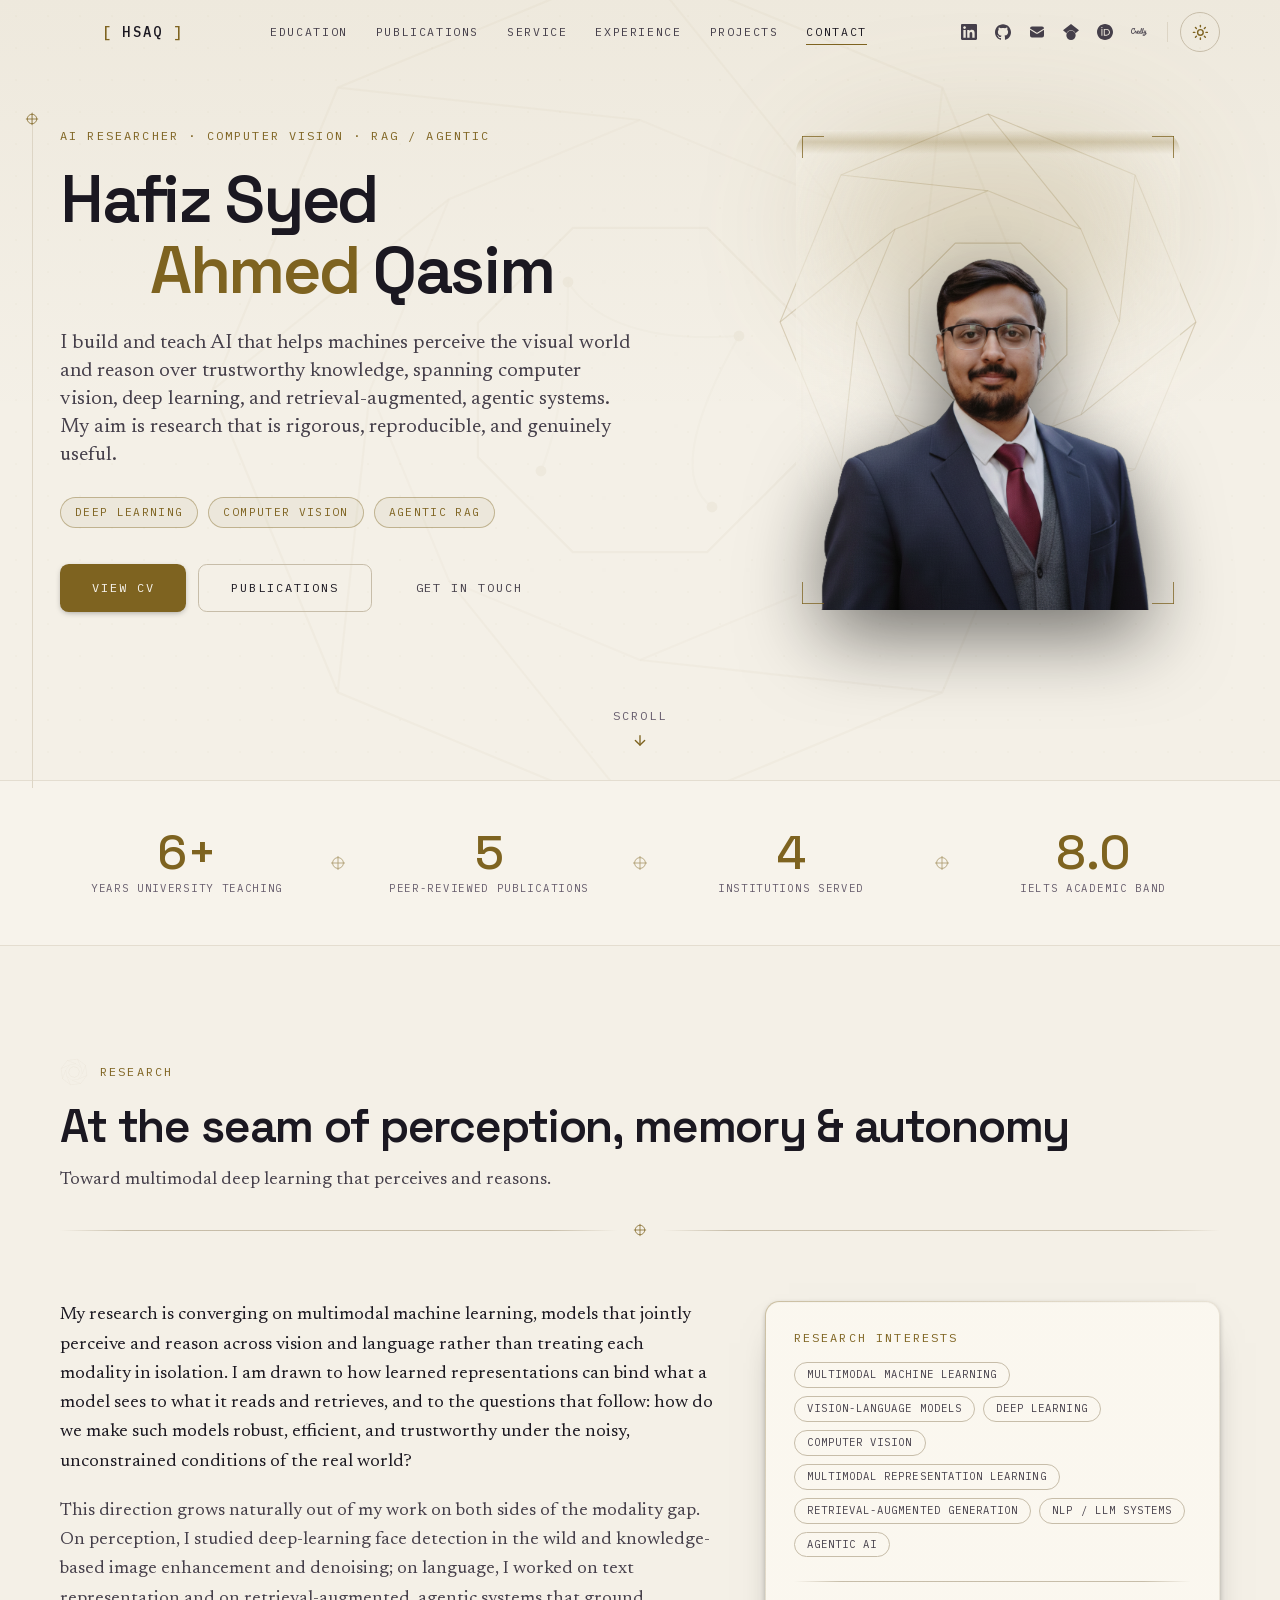
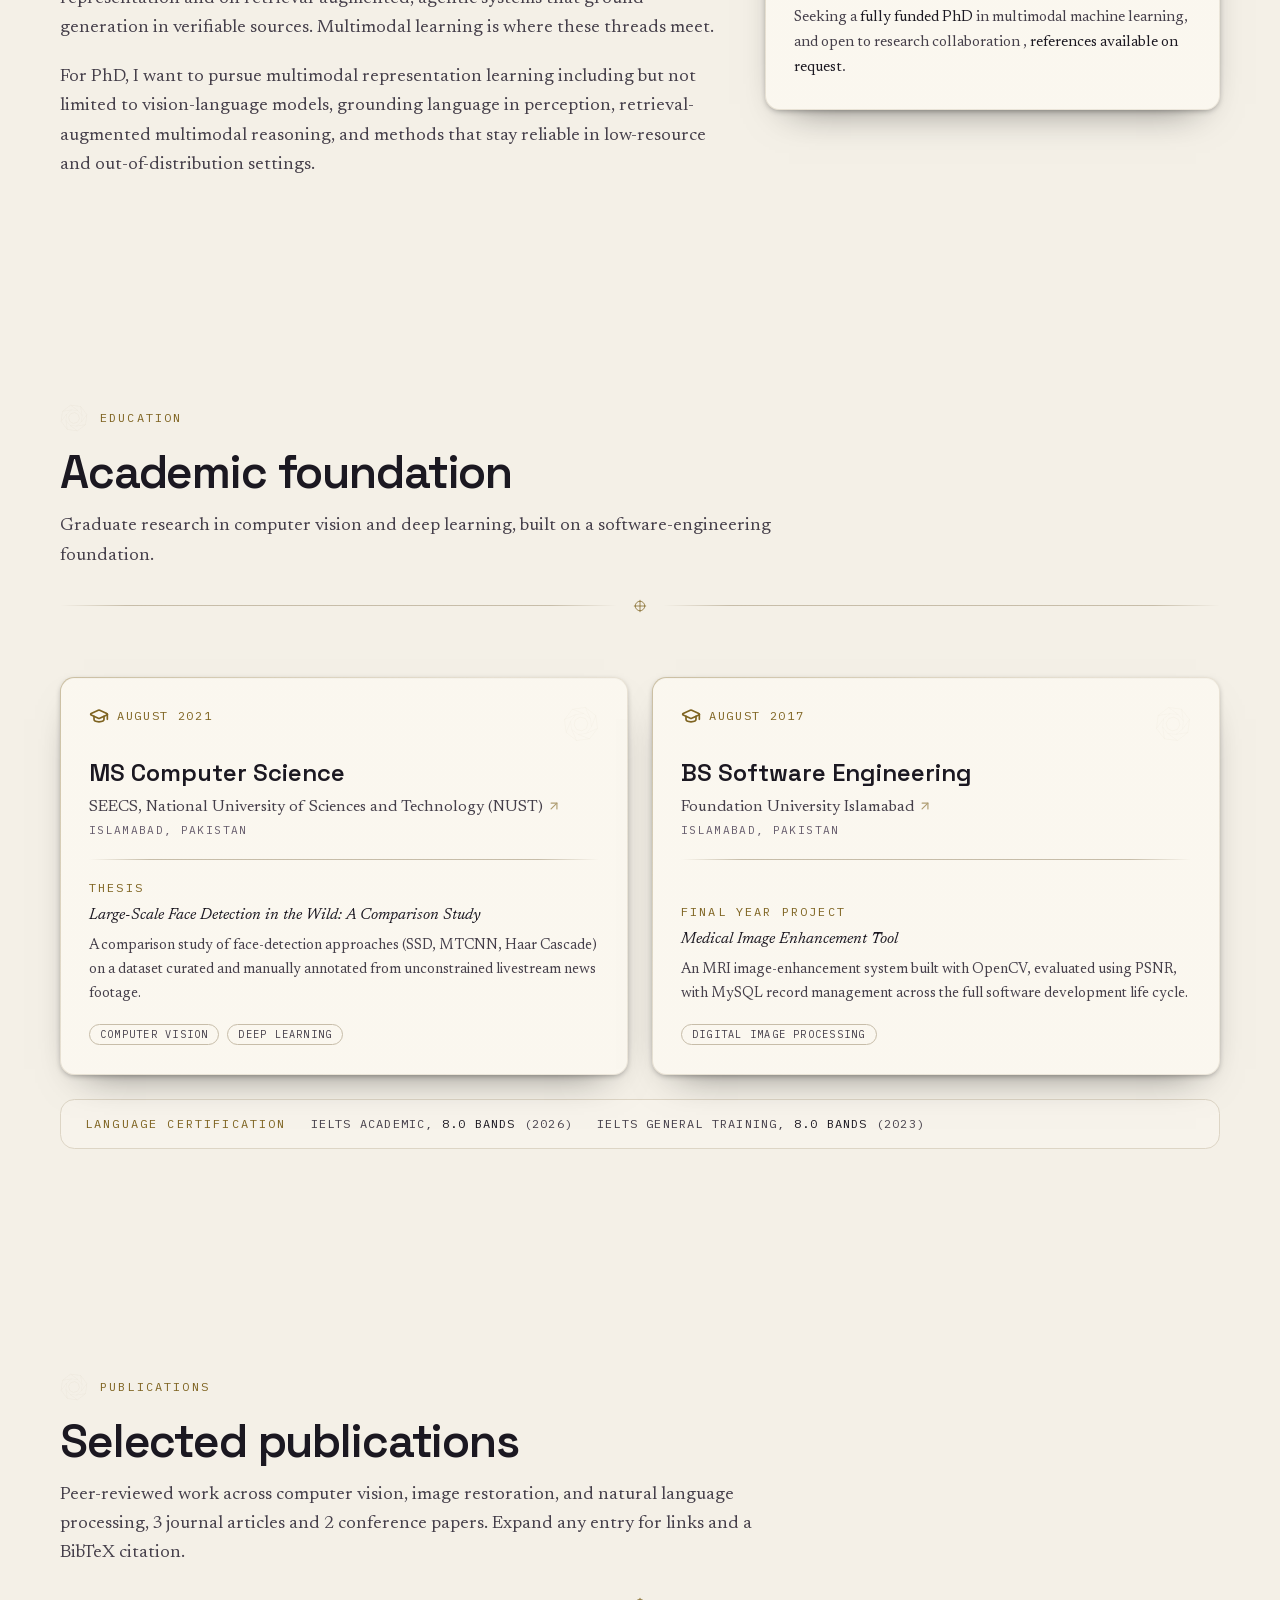
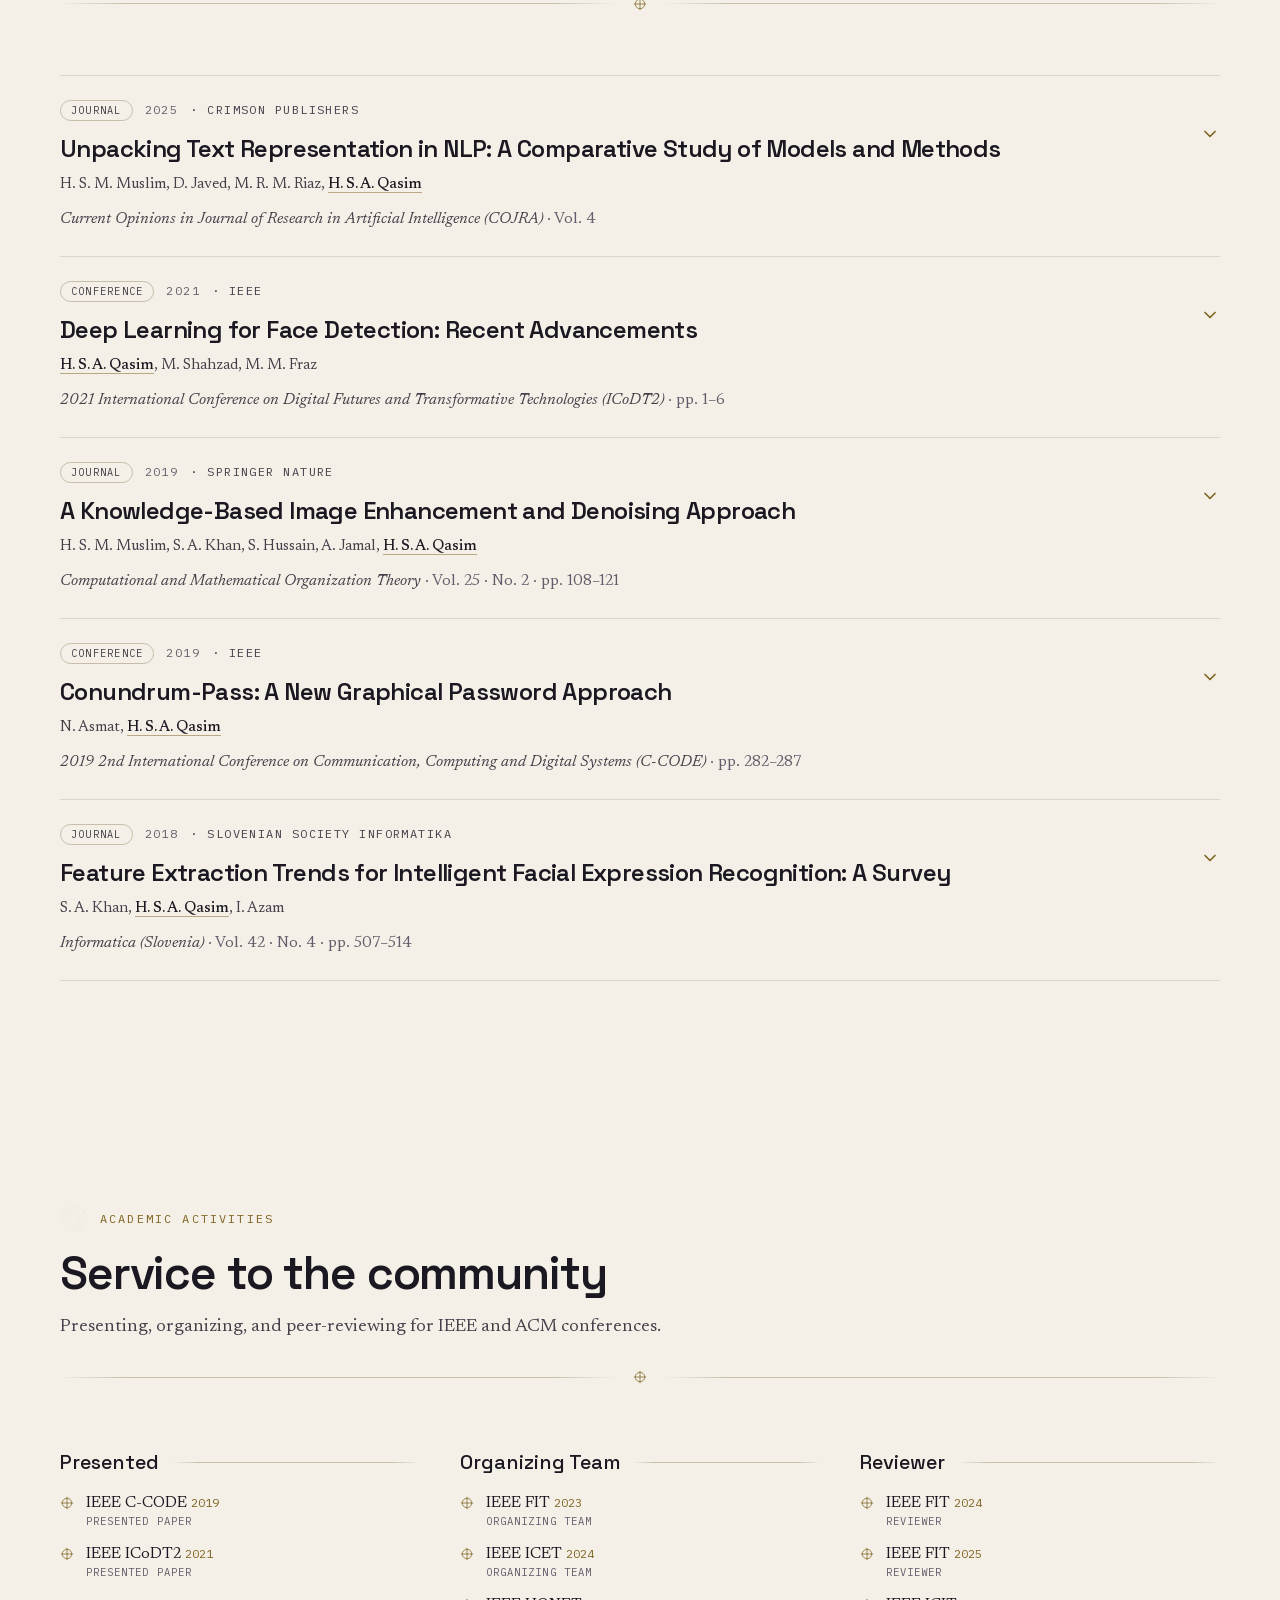
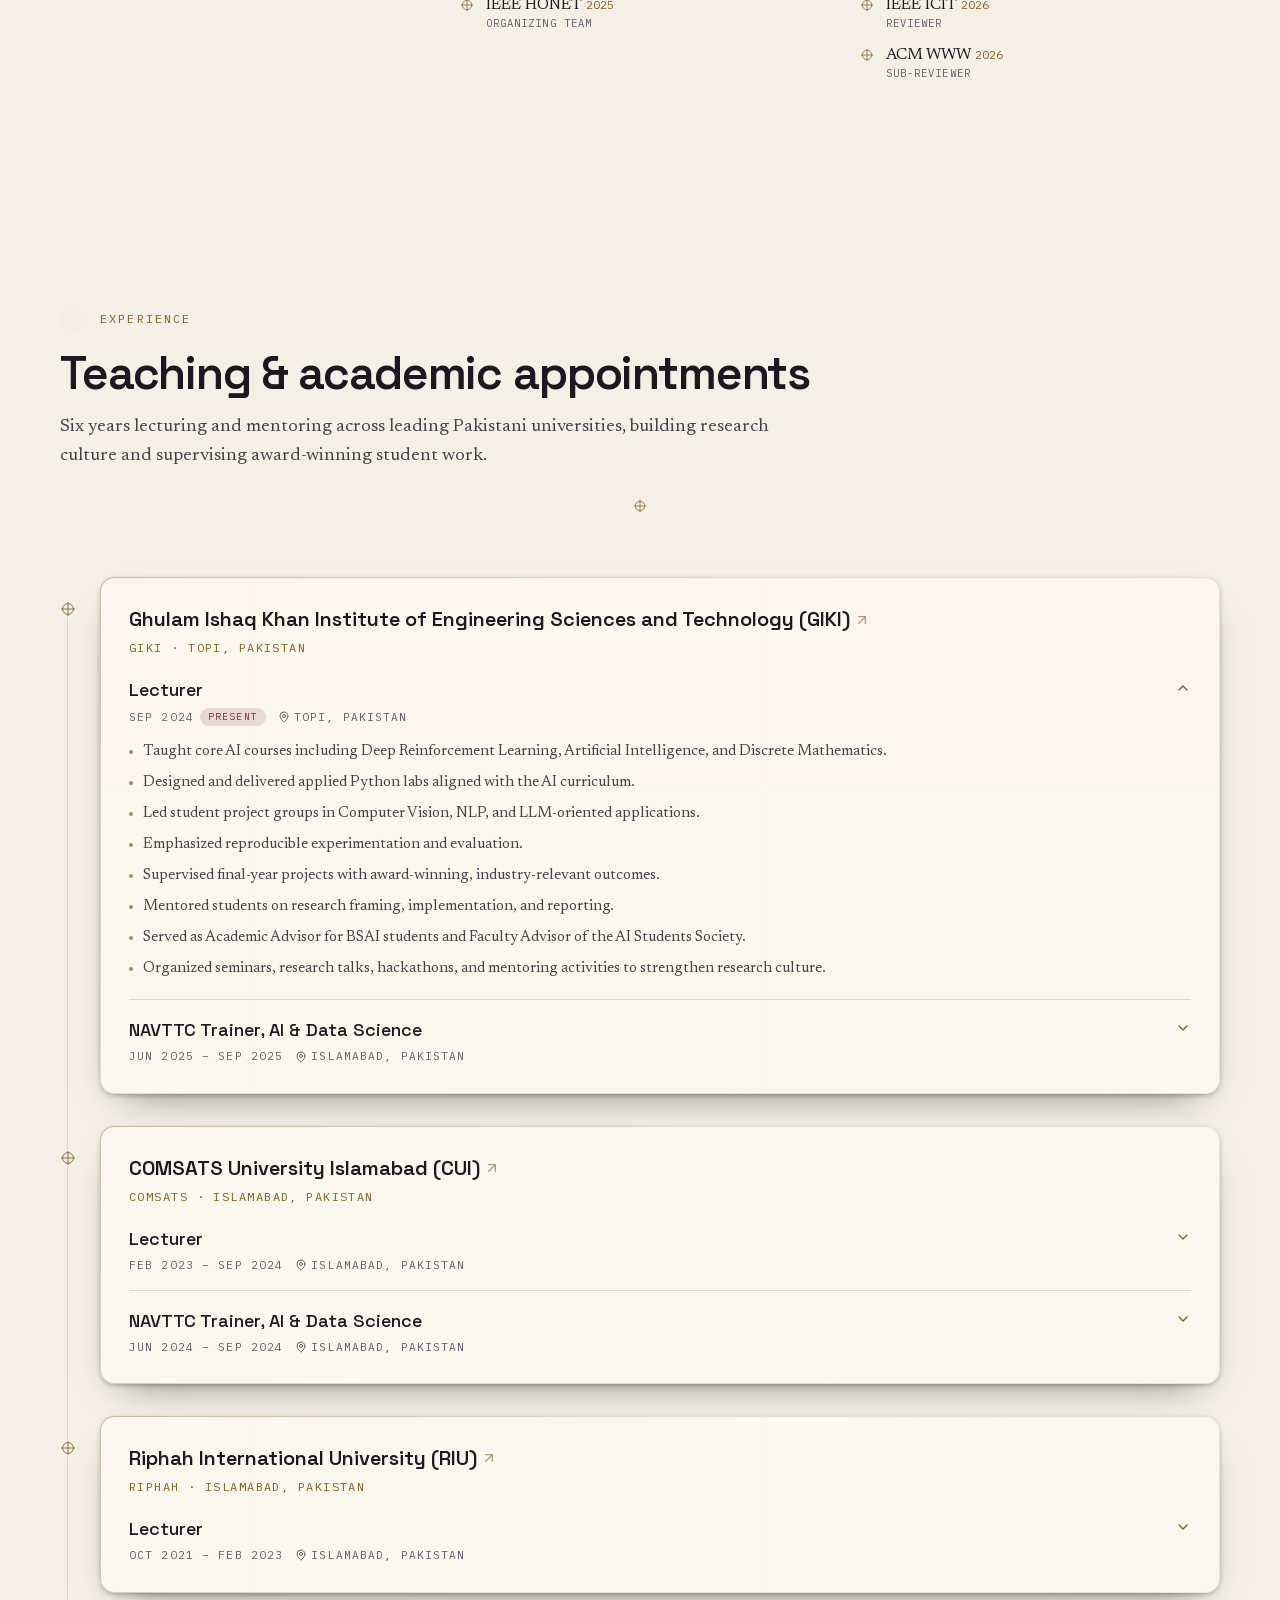
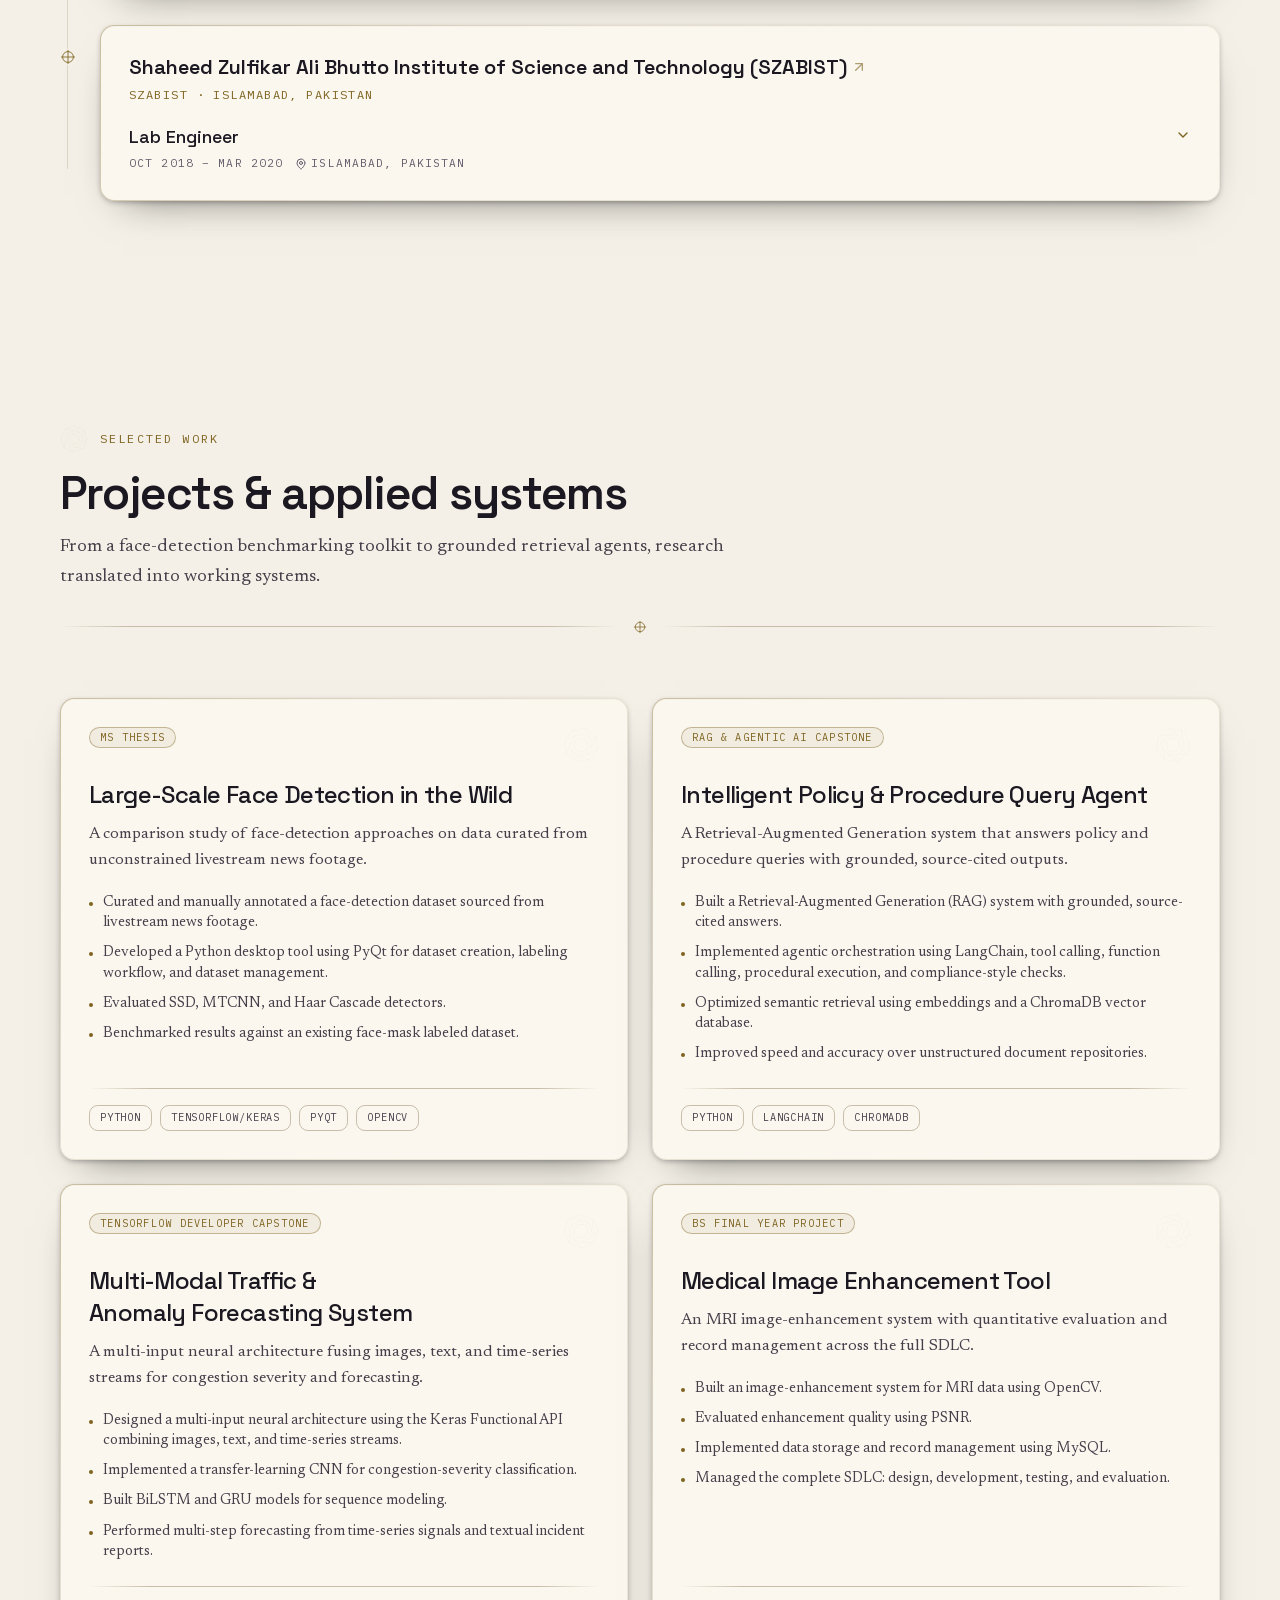
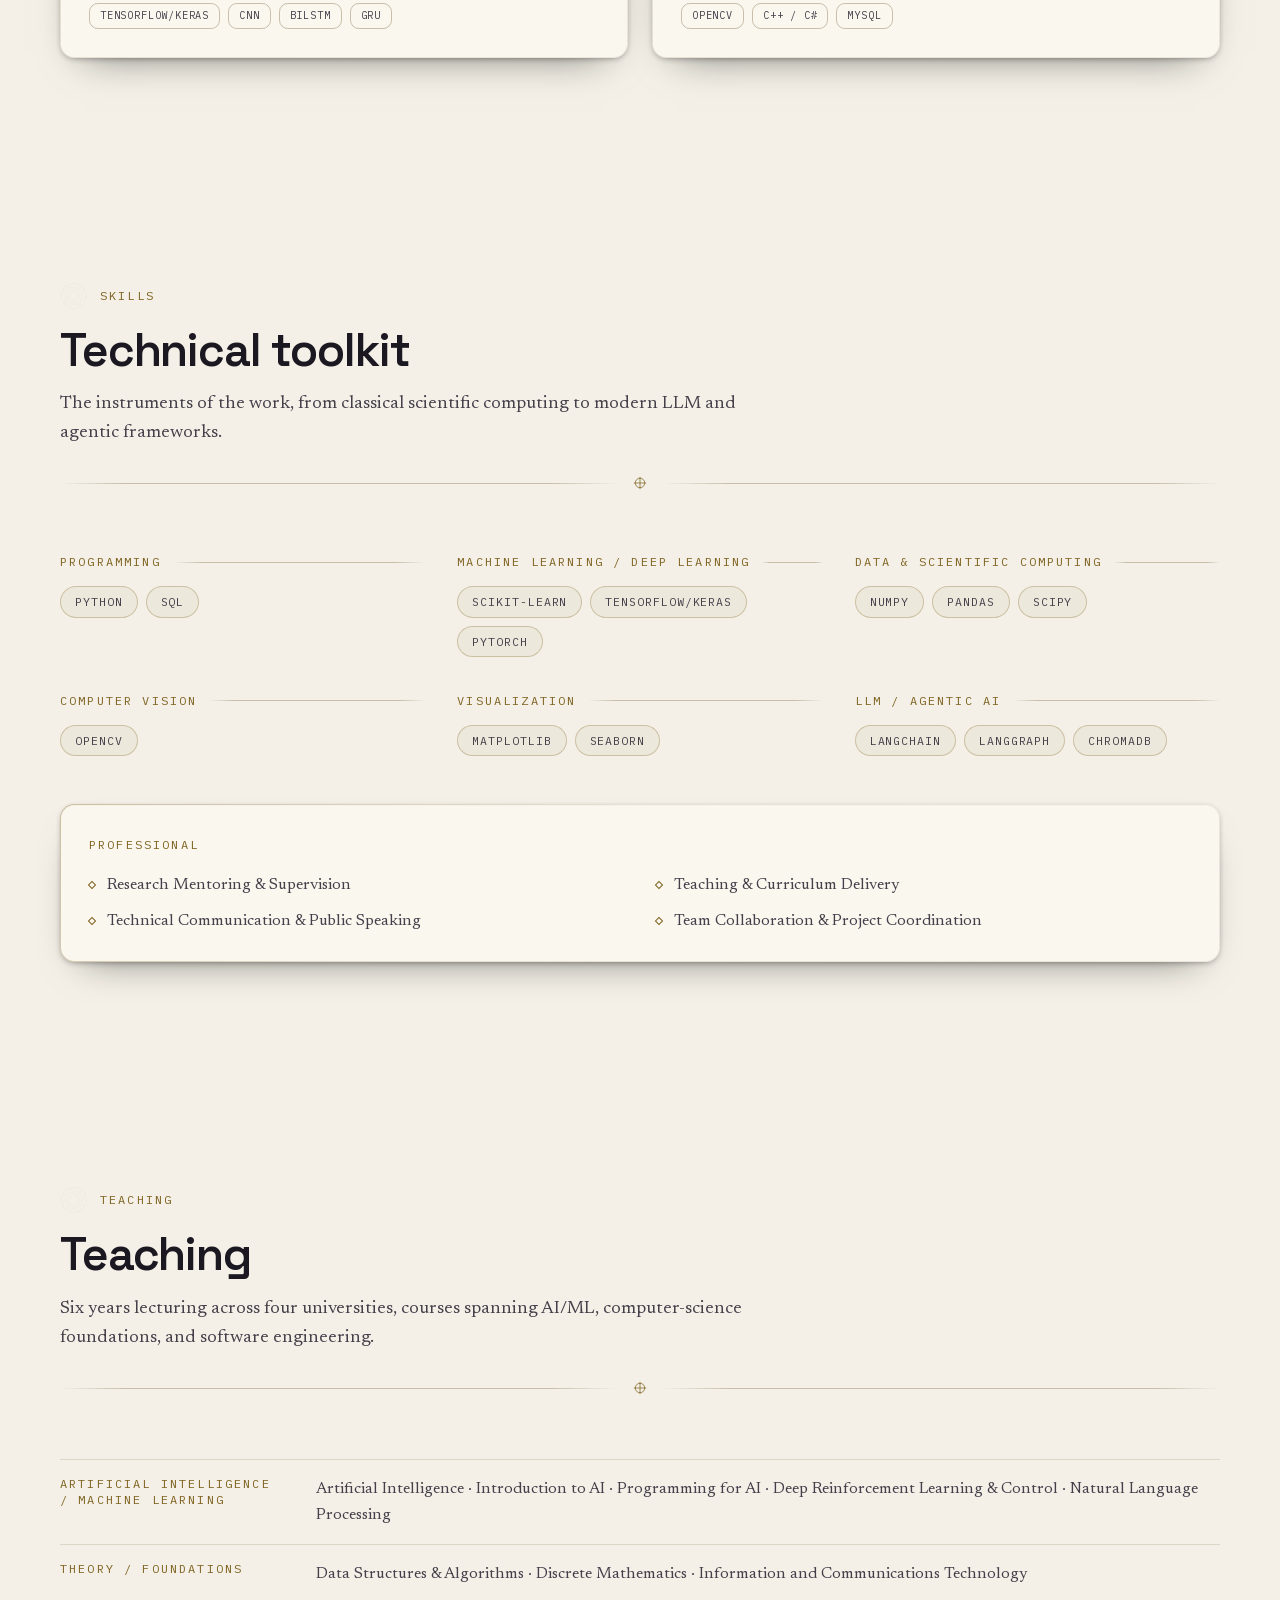
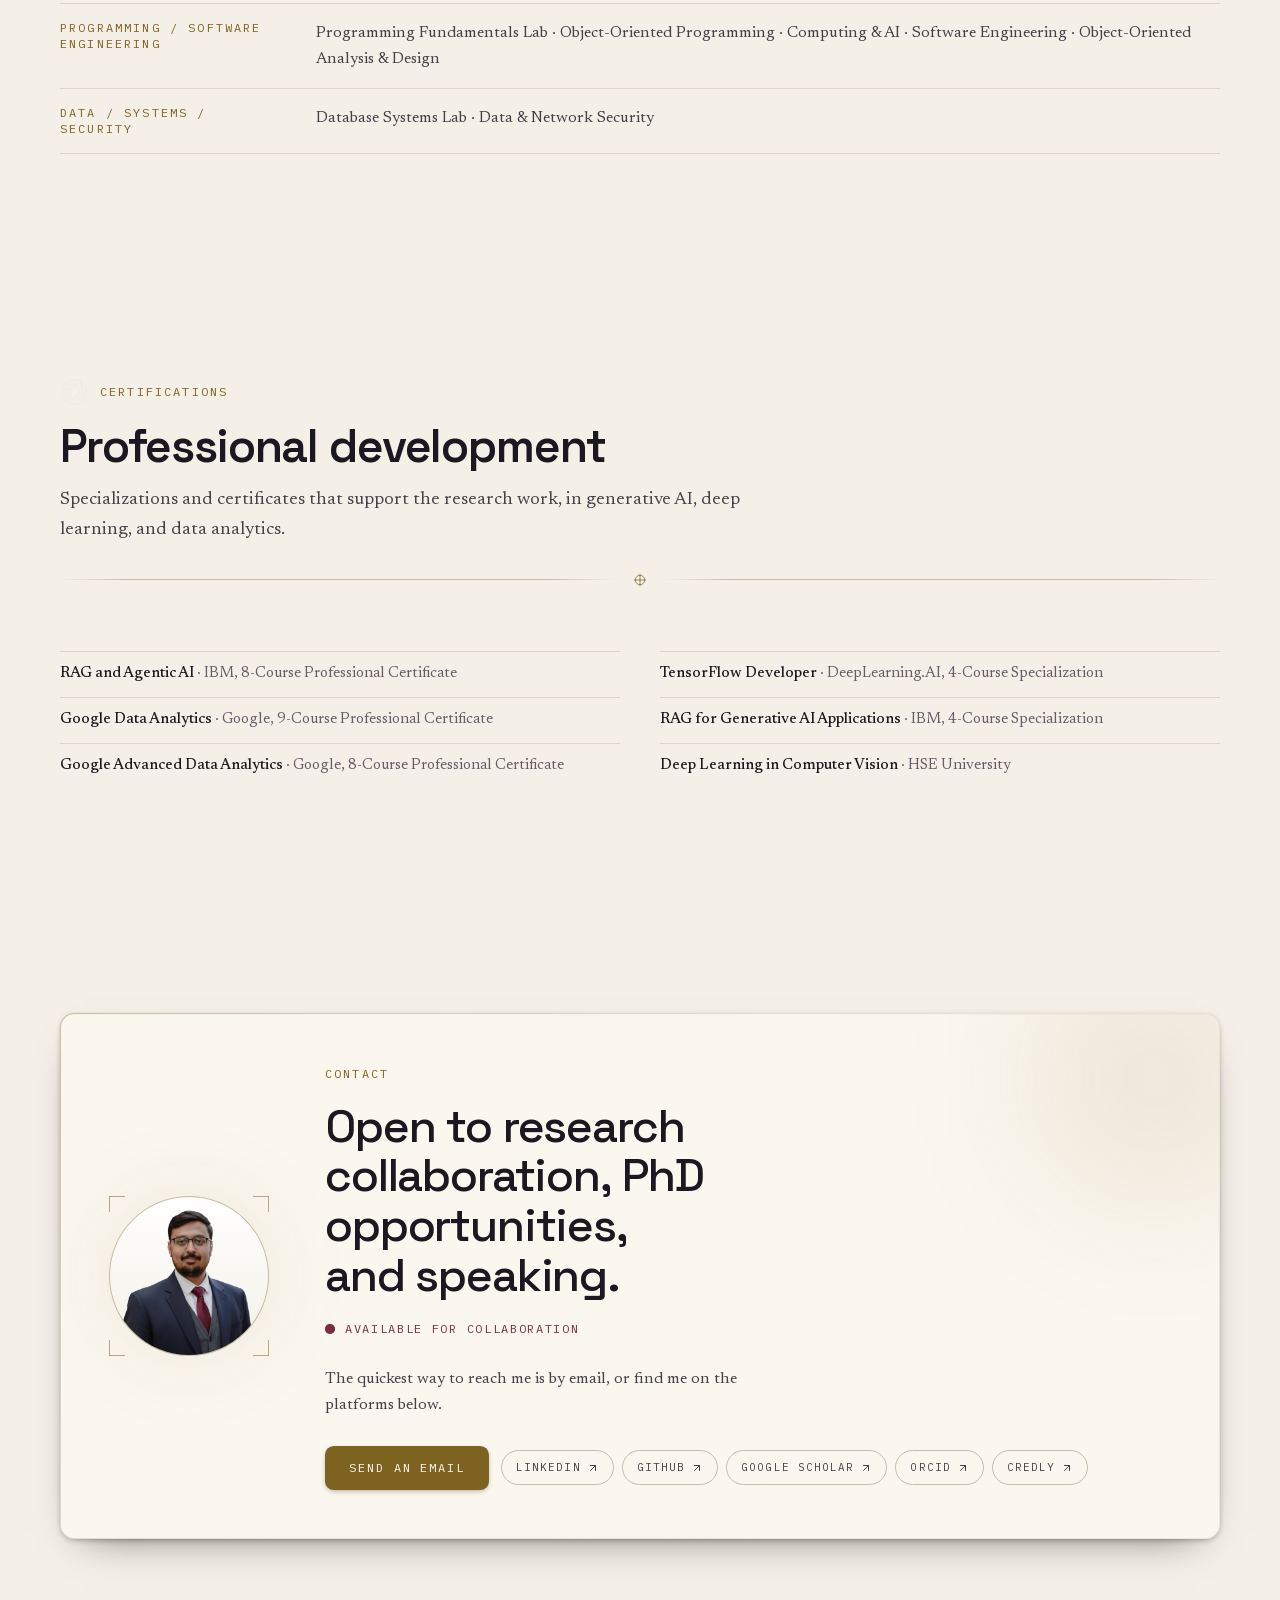
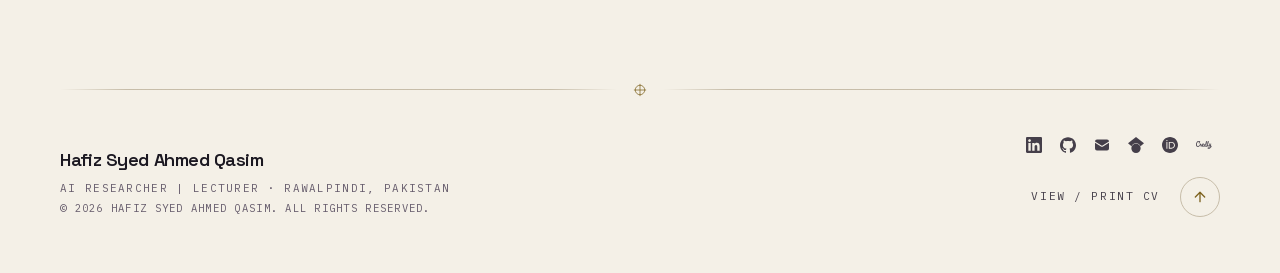
<file: index.html>
<!DOCTYPE html><!--wrM_cc8BfqfQybkZH_apb--><html lang="en" class="__variable_dd5b2f __variable_328ff9 __variable_595324 dark"><head><meta charSet="utf-8"/><meta name="viewport" content="width=device-width, initial-scale=1"/><link rel="preload" href="/_next/static/media/36966cca54120369-s.p.woff2" as="font" crossorigin="" type="font/woff2"/><link rel="preload" href="/_next/static/media/4b9bb515ce6d026f-s.p.woff2" as="font" crossorigin="" type="font/woff2"/><link rel="preload" href="/_next/static/media/5611c55482296524-s.p.woff2" as="font" crossorigin="" type="font/woff2"/><link rel="preload" href="/_next/static/media/98e207f02528a563-s.p.woff2" as="font" crossorigin="" type="font/woff2"/><link rel="preload" href="/_next/static/media/d3ebbfd689654d3a-s.p.woff2" as="font" crossorigin="" type="font/woff2"/><link rel="preload" href="/_next/static/media/db96af6b531dc71f-s.p.woff2" as="font" crossorigin="" type="font/woff2"/><link rel="preload" as="image" href="/_next/static/media/HSAQ_PP.58f5efe7.png"/><link rel="stylesheet" href="/_next/static/css/68adbb5b260048fd.css" data-precedence="next"/><link rel="preload" as="script" fetchPriority="low" href="/_next/static/chunks/webpack-736e749083cc679b.js"/><script src="/_next/static/chunks/4bd1b696-c023c6e3521b1417.js" async=""></script><script src="/_next/static/chunks/255-64e783496c90356a.js" async=""></script><script src="/_next/static/chunks/main-app-0761e36a4d7ddcba.js" async=""></script><script src="/_next/static/chunks/app/layout-8ec4b064c3245fdf.js" async=""></script><script src="/_next/static/chunks/619-ba102abea3e3d0e4.js" async=""></script><script src="/_next/static/chunks/524-f8453f9a4ae93465.js" async=""></script><script src="/_next/static/chunks/296-f727fdc182dfafff.js" async=""></script><script src="/_next/static/chunks/273-7df6eea0b7c8ebad.js" async=""></script><script src="/_next/static/chunks/app/page-20da05818e3baa09.js" async=""></script><meta name="next-size-adjust" content=""/><meta name="theme-color" media="(prefers-color-scheme: dark)" content="#0B0A0D"/><meta name="theme-color" media="(prefers-color-scheme: light)" content="#F4F0E7"/><meta name="color-scheme" content="dark light"/><title>Hafiz Syed Ahmed Qasim, AI Researcher | Lecturer</title><meta name="description" content="Portfolio of Hafiz Syed Ahmed Qasim, an AI researcher and university lecturer specializing in Deep Learning, Computer Vision, multimodal learning, RAG, and Agentic AI."/><meta name="application-name" content="Hafiz Syed Ahmed Qasim, Portfolio"/><meta name="author" content="Hafiz Syed Ahmed Qasim"/><meta name="keywords" content="Hafiz Syed Ahmed Qasim,AI Researcher,Deep Learning,Computer Vision,Machine Learning,NLP,Retrieval-Augmented Generation,Agentic AI,Lecturer,Pakistan"/><meta name="creator" content="Hafiz Syed Ahmed Qasim"/><meta name="robots" content="index, follow"/><meta name="googlebot" content="index, follow, max-image-preview:large"/><meta name="category" content="technology"/><link rel="canonical" href="https://qasimahmedsyed.github.io/"/><meta property="og:title" content="Hafiz Syed Ahmed Qasim, AI Researcher | Lecturer"/><meta property="og:description" content="Portfolio of Hafiz Syed Ahmed Qasim, an AI researcher and university lecturer specializing in Deep Learning, Computer Vision, multimodal learning, RAG, and Agentic AI."/><meta property="og:url" content="https://qasimahmedsyed.github.io/"/><meta property="og:site_name" content="Hafiz Syed Ahmed Qasim"/><meta property="og:locale" content="en_US"/><meta property="og:image:type" content="image/png"/><meta property="og:image:width" content="1200"/><meta property="og:image:height" content="630"/><meta property="og:image" content="https://qasimahmedsyed.github.io/opengraph-image.png?2d2f8e0a67b24313"/><meta property="og:type" content="profile"/><meta property="profile:first_name" content="Hafiz Syed Ahmed"/><meta property="profile:last_name" content="Qasim"/><meta name="twitter:card" content="summary_large_image"/><meta name="twitter:title" content="Hafiz Syed Ahmed Qasim, AI Researcher | Lecturer"/><meta name="twitter:description" content="Portfolio of Hafiz Syed Ahmed Qasim, an AI researcher and university lecturer specializing in Deep Learning, Computer Vision, multimodal learning, RAG, and Agentic AI."/><meta name="twitter:image:type" content="image/png"/><meta name="twitter:image:width" content="1200"/><meta name="twitter:image:height" content="630"/><meta name="twitter:image" content="https://qasimahmedsyed.github.io/opengraph-image.png?2d2f8e0a67b24313"/><link rel="icon" href="/icon.png?8df2bcfe9051d652" type="image/png" sizes="512x512"/><script src="/_next/static/chunks/polyfills-42372ed130431b0a.js" noModule=""></script></head><body class="min-h-screen bg-background font-body text-foreground"><div hidden=""><!--$--><!--/$--></div><script>(function(){try{var s=localStorage.getItem('theme');var t=s==='light'||s==='dark'?s:(window.matchMedia('(prefers-color-scheme: light)').matches?'light':'dark');var e=document.documentElement;e.classList.toggle('dark',t==='dark');e.style.colorScheme=t;}catch(_){document.documentElement.classList.add('dark');}})();</script><noscript><style>[data-reveal]{opacity:1!important;transform:none!important;filter:none!important;}</style></noscript><a href="#main" class="sr-only focus:not-sr-only focus:fixed focus:left-4 focus:top-4 focus:z-[100] focus:rounded-md focus:bg-primary focus:px-4 focus:py-2 focus:font-mono focus:text-xs focus:uppercase focus:tracking-widest focus:text-primary-foreground">Skip to content</a><header class="fixed inset-x-0 top-0 z-50 transition-all duration-300 ease-ink border-b border-transparent"><nav class="shell flex h-16 items-center justify-between gap-4" aria-label="Primary"><a href="#top" class="group flex shrink-0 items-center gap-2.5 rounded-sm" aria-label="Hafiz Syed Ahmed Qasim, top of page"><span class="relative inline-flex h-8 w-8 items-center justify-center"><svg viewBox="0 0 24 24" class="absolute inset-0 h-full w-full text-primary" fill="none" aria-hidden="true" style="opacity:1"><polygon points="12,3 18.4,5.6 21,12 18.4,18.4 12,21 5.6,18.4 3,12 5.6,5.6" stroke="currentColor" stroke-width="1.2" stroke-linejoin="round"></polygon><polygon points="12,8 14.8,9.2 16,12 14.8,14.8 12,16 9.2,14.8 8,12 9.2,9.2" stroke="currentColor" stroke-width="1" stroke-opacity="0.6" stroke-linejoin="round"></polygon></svg></span><span class="font-mono text-sm font-medium tracking-[0.16em] text-foreground"><span class="text-primary">[</span> HSAQ <span class="text-primary">]</span></span></a><ul class="hidden items-center gap-1 lg:flex"><li><a href="#education" aria-current="true" class="group relative block px-3 py-2 font-mono text-[0.72rem] uppercase tracking-[0.14em] transition-colors duration-200"><span class="transition-colors text-foreground">Education</span><span class="absolute inset-x-3 bottom-1 h-px origin-left bg-primary transition-transform duration-300 ease-ink scale-x-100"></span></a></li><li><a href="#publications" class="group relative block px-3 py-2 font-mono text-[0.72rem] uppercase tracking-[0.14em] transition-colors duration-200"><span class="transition-colors text-text-secondary group-hover:text-foreground">Publications</span><span class="absolute inset-x-3 bottom-1 h-px origin-left bg-primary transition-transform duration-300 ease-ink scale-x-0 group-hover:scale-x-100"></span></a></li><li><a href="#activities" class="group relative block px-3 py-2 font-mono text-[0.72rem] uppercase tracking-[0.14em] transition-colors duration-200"><span class="transition-colors text-text-secondary group-hover:text-foreground">Service</span><span class="absolute inset-x-3 bottom-1 h-px origin-left bg-primary transition-transform duration-300 ease-ink scale-x-0 group-hover:scale-x-100"></span></a></li><li><a href="#experience" class="group relative block px-3 py-2 font-mono text-[0.72rem] uppercase tracking-[0.14em] transition-colors duration-200"><span class="transition-colors text-text-secondary group-hover:text-foreground">Experience</span><span class="absolute inset-x-3 bottom-1 h-px origin-left bg-primary transition-transform duration-300 ease-ink scale-x-0 group-hover:scale-x-100"></span></a></li><li><a href="#projects" class="group relative block px-3 py-2 font-mono text-[0.72rem] uppercase tracking-[0.14em] transition-colors duration-200"><span class="transition-colors text-text-secondary group-hover:text-foreground">Projects</span><span class="absolute inset-x-3 bottom-1 h-px origin-left bg-primary transition-transform duration-300 ease-ink scale-x-0 group-hover:scale-x-100"></span></a></li><li><a href="#contact" class="group relative block px-3 py-2 font-mono text-[0.72rem] uppercase tracking-[0.14em] transition-colors duration-200"><span class="transition-colors text-text-secondary group-hover:text-foreground">Contact</span><span class="absolute inset-x-3 bottom-1 h-px origin-left bg-primary transition-transform duration-300 ease-ink scale-x-0 group-hover:scale-x-100"></span></a></li></ul><div class="flex items-center gap-2"><ul class="items-center gap-0.5 hidden md:flex"><li><a href="https://linkedin.com/in/syed-ahmed-qasim" aria-label="LinkedIn" title="LinkedIn" target="_blank" rel="noopener noreferrer" class="inline-flex h-8 w-8 items-center justify-center rounded-full text-text-secondary transition-colors duration-200 hover:bg-primary/[0.08] hover:text-primary focus-visible:outline-none focus-visible:ring-2 focus-visible:ring-ring focus-visible:ring-offset-2 focus-visible:ring-offset-background"><svg viewBox="0 0 24 24" fill="currentColor" class="h-[1rem] w-[1rem]" aria-hidden="true"><path d="M20.447 20.452h-3.554v-5.569c0-1.328-.027-3.037-1.852-3.037-1.853 0-2.136 1.445-2.136 2.939v5.667H9.351V9h3.414v1.561h.046c.477-.9 1.637-1.85 3.37-1.85 3.601 0 4.267 2.37 4.267 5.455v6.286zM5.337 7.433c-1.144 0-2.063-.926-2.063-2.065 0-1.138.92-2.063 2.063-2.063 1.14 0 2.064.925 2.064 2.063 0 1.139-.925 2.065-2.064 2.065zm1.782 13.019H3.555V9h3.564v11.452zM22.225 0H1.771C.792 0 0 .774 0 1.729v20.542C0 23.227.792 24 1.771 24h20.451C23.2 24 24 23.227 24 22.271V1.729C24 .774 23.2 0 22.222 0h.003z"></path></svg></a></li><li><a href="https://github.com/qasimahmedsyed" aria-label="GitHub" title="GitHub" target="_blank" rel="noopener noreferrer" class="inline-flex h-8 w-8 items-center justify-center rounded-full text-text-secondary transition-colors duration-200 hover:bg-primary/[0.08] hover:text-primary focus-visible:outline-none focus-visible:ring-2 focus-visible:ring-ring focus-visible:ring-offset-2 focus-visible:ring-offset-background"><svg viewBox="0 0 24 24" fill="currentColor" class="h-[1rem] w-[1rem]" aria-hidden="true"><path d="M12 .297c-6.63 0-12 5.373-12 12 0 5.303 3.438 9.8 8.205 11.385.6.113.82-.258.82-.577 0-.285-.01-1.04-.015-2.04-3.338.724-4.042-1.61-4.042-1.61C4.422 18.07 3.633 17.7 3.633 17.7c-1.087-.744.084-.729.084-.729 1.205.084 1.838 1.236 1.838 1.236 1.07 1.835 2.809 1.305 3.495.998.108-.776.417-1.305.76-1.605-2.665-.3-5.466-1.332-5.466-5.93 0-1.31.465-2.38 1.235-3.22-.135-.303-.54-1.523.105-3.176 0 0 1.005-.322 3.3 1.23.96-.267 1.98-.399 3-.405 1.02.006 2.04.138 3 .405 2.28-1.552 3.285-1.23 3.285-1.23.645 1.653.24 2.873.12 3.176.765.84 1.23 1.91 1.23 3.22 0 4.61-2.805 5.625-5.475 5.92.42.36.81 1.096.81 2.22 0 1.606-.015 2.896-.015 3.286 0 .315.21.69.825.57C20.565 22.092 24 17.592 24 12.297c0-6.627-5.373-12-12-12"></path></svg></a></li><li><a href="mailto:qasimahmedsyed@gmail.com" aria-label="Email" title="Email" class="inline-flex h-8 w-8 items-center justify-center rounded-full text-text-secondary transition-colors duration-200 hover:bg-primary/[0.08] hover:text-primary focus-visible:outline-none focus-visible:ring-2 focus-visible:ring-ring focus-visible:ring-offset-2 focus-visible:ring-offset-background"><svg viewBox="0 0 24 24" fill="currentColor" class="h-[1rem] w-[1rem]" aria-hidden="true"><path d="M1.5 8.67v8.58a3 3 0 0 0 3 3h15a3 3 0 0 0 3-3V8.67l-8.928 5.493a3 3 0 0 1-3.144 0L1.5 8.67Z"></path><path d="M22.5 6.908V6.75a3 3 0 0 0-3-3h-15a3 3 0 0 0-3 3v.158l9.714 5.978a1.5 1.5 0 0 0 1.572 0L22.5 6.908Z"></path></svg></a></li><li><a href="https://scholar.google.com/citations?user=rvl3XwgAAAAJ&amp;hl" aria-label="Google Scholar" title="Google Scholar" target="_blank" rel="noopener noreferrer" class="inline-flex h-8 w-8 items-center justify-center rounded-full text-text-secondary transition-colors duration-200 hover:bg-primary/[0.08] hover:text-primary focus-visible:outline-none focus-visible:ring-2 focus-visible:ring-ring focus-visible:ring-offset-2 focus-visible:ring-offset-background"><svg viewBox="0 0 24 24" fill="currentColor" class="h-[1rem] w-[1rem]" aria-hidden="true"><path d="M5.242 13.769L0 9.5 12 0l12 9.5-5.242 4.269C17.548 11.249 14.978 9.5 12 9.5c-2.977 0-5.548 1.748-6.758 4.269zM12 10a7 7 0 1 0 0 14 7 7 0 0 0 0-14z"></path></svg></a></li><li><a href="https://orcid.org/0000-0001-7494-1493" aria-label="ORCiD" title="ORCiD" target="_blank" rel="noopener noreferrer" class="inline-flex h-8 w-8 items-center justify-center rounded-full text-text-secondary transition-colors duration-200 hover:bg-primary/[0.08] hover:text-primary focus-visible:outline-none focus-visible:ring-2 focus-visible:ring-ring focus-visible:ring-offset-2 focus-visible:ring-offset-background"><svg viewBox="0 0 24 24" fill="currentColor" class="h-[1rem] w-[1rem]" aria-hidden="true"><path d="M12 0C5.372 0 0 5.372 0 12s5.372 12 12 12 12-5.372 12-12S18.628 0 12 0zM7.369 4.378c.525 0 .947.431.947.947s-.422.947-.947.947a.95.95 0 0 1-.947-.947c0-.525.422-.947.947-.947zm-.722 3.038h1.444v10.041H6.647V7.416zm3.562 0h3.9c3.712 0 5.344 2.653 5.344 5.025 0 2.578-2.016 5.025-5.325 5.025h-3.919V7.416zm1.444 1.303v7.444h2.297c3.272 0 4.022-2.484 4.022-3.722 0-2.016-1.284-3.722-4.097-3.722h-2.222z"></path></svg></a></li><li><a href="https://www.credly.com/users/hafiz-syed-ahmed-qasim" aria-label="Credly" title="Credly" target="_blank" rel="noopener noreferrer" class="inline-flex h-8 w-8 items-center justify-center rounded-full text-text-secondary transition-colors duration-200 hover:bg-primary/[0.08] hover:text-primary focus-visible:outline-none focus-visible:ring-2 focus-visible:ring-ring focus-visible:ring-offset-2 focus-visible:ring-offset-background"><svg viewBox="0 0 24 24" fill="currentColor" class="h-[1rem] w-[1rem]" aria-hidden="true"><path d="M23.8 13.154a.299.299 0 0 0-.101-.024.407.407 0 0 0-.202.048c-.06.028-.092.08-.127.136-.087.128-.15.268-.226.4-.107.187-.246.351-.38.515-.135.156-.286.291-.424.44-.028.027-.072.043-.107.027-.028-.016-.036-.056-.032-.088.04-.38.075-.763.123-1.138.02-.172.043-.336.063-.512.028-.247.056-.487.087-.735l.234-1.824c.02-.128.032-.372-.135-.52a.446.446 0 0 0-.233-.116.46.46 0 0 0-.254.06c-.226.16-.297.504-.365.76-.142.603-.178 1.241-.471 1.804a1.772 1.772 0 0 1-.202.316.668.668 0 0 1-.186.18.332.332 0 0 1-.246.051.365.365 0 0 1-.238-.207.871.87 0 0 1-.063-.324 4.499 4.499 0 0 1 .24-1.585c.045-.132.089-.252.104-.383.028-.156.028-.38-.114-.516-.131-.128-.337-.18-.504-.128-.194.056-.31.244-.372.392-.198.463-.25.95-.317 1.446-.044.327-.127.64-.293.926a2.717 2.717 0 0 1-.603.72c-.118.087-.222.123-.328.107a.376.376 0 0 1-.278-.208.875.875 0 0 1-.095-.315 3.361 3.36 0 0 1-.036-.616c.004-.223 0-.44.044-.658.075-.39.678-1.937.808-2.345.135-.407.262-.823.353-1.246.08-.38.123-.767.11-1.15-.007-.277-.07-.576-.288-.736a.611.61 0 0 0-.603-.048.968.968 0 0 0-.455.428 2.53 2.53 0 0 0-.226.59 12.01 12.01 0 0 0-.266 1.29c-.071.429-.138.848-.206 1.268-.06.355-.206 1.614-.261 1.88-.06.272-.175.54-.301.787-.131.268-.258.536-.408.791a.694.694 0 0 1-.175.224c-.08.06-.182.088-.27.048-.102-.048-.146-.176-.166-.292-.075-.435-.012-.875.072-1.302.083-.431.44-2.4.519-2.851.099-.532.24-1.05.285-1.59.028-.388.09-.88-.202-1.187-.115-.136-.31-.16-.44-.136-.174.036-.31.176-.388.296-.1.128-.186.28-.258.467-.115.284-.186.615-.261.91l-.032.129c-.083.383-.143.77-.186 1.162a16.95 16.948 0 0 0-.06.632c-.008.1-.016.203-.027.307 0 .08.007.168-.028.244a.304.304 0 0 1-.052.068c-.08.072-.202.06-.31.056-.557-.016-1.045.3-1.35.755-.18.252-.281.542-.39.834-.01.048-.034.1-.054.152-.051.143-.13.327-.222.511a3.037 3.037 0 0 1-.317.46 3.285 3.285 0 0 1-.384.41 1.123 1.123 0 0 1-.515.26c-.174.04-.384-.043-.543-.203a.916.916 0 0 1-.206-.54c-.004-.055-.004-.115.028-.163.05-.068.146-.072.23-.076a1.623 1.623 0 0 0 1.375-1.015c.138-.34.178-.698.122-1.046a1.193 1.193 0 0 0-.19-.48.9.9 0 0 0-.396-.323c-.293-.14-.658-.127-1.01.004-.575.232-.951.74-1.134 1.562l-.02.088c-.114.487-.23 1-.582 1.354-.127.12-.261.163-.368.143-.044-.004-.08-.04-.103-.075-.096-.16.003-.532.15-1a4.1 4.1 0 0 0 .1-.366.925.925 0 0 0-.108-.495.783.783 0 0 0-.372-.324c-.143-.064-.31-.06-.468-.06h-.047c-.044 0-.103 0-.151-.012a.215.215 0 0 1-.147-.127.485.485 0 0 1 .016-.232c.004-.02.012-.048.016-.072a.368.368 0 0 0-.162-.412.509.509 0 0 0-.468-.036.768.768 0 0 0-.364.348.769.769 0 0 0-.103.48c.04.13.07.32.043.475-.055.28-.222.51-.384.74-.04.05-.072.106-.107.16a4.96 4.96 0 0 1-.706.825c-.372.335-.804.575-1.232.67-.745.165-1.506-.06-1.91-.734-.222-.38-.32-.827-.348-1.266a5.425 5.425 0 0 1 .424-2.516c.328-.76.816-1.52 1.715-1.614.353-.04.753.083.912.4.115.23.075.506 0 .75-.072.244-.175.49-.18.75-.003.26.124.54.37.616.238.072.495-.08.634-.29.138-.21.186-.46.245-.704a6.282 6.281 0 0 1 .662-1.634c.139-.236.297-.488.254-.76a.543.543 0 0 0-.373-.415.543.543 0 0 0-.535.144c-.134.148-.206.371-.387.43-.17.06-.35-.055-.507-.134-.6-.32-1.336-.312-1.963-.048-.634.25-1.146.735-1.526 1.294C.462 8.53.098 9.508.022 10.48c-.027.34-.031.695 0 1.038.036.46.1.854.214 1.206.139.423.317.79.547 1.094.266.34.587.6.94.747.372.148.784.22 1.192.208a3.172 3.172 0 0 0 1.177-.283 4.29 4.29 0 0 0 1.026-.68c.309-.26.594-.559.84-.89.162-.224.309-.46.44-.708a4.83 4.83 0 0 0 .178-.383c.044-.104.087-.215.202-.26.056-.043.15-.02.202.013.064.04.115.075.135.135.048.116.02.232-.004.332v.012c-.028.1-.055.203-.091.303-.14.424-.238.811-.16 1.195.045.207.128.387.25.527a.84.84 0 0 0 .504.264c.246.04.51-.028.725-.132.143-.068.278-.156.397-.26.06-.06.122-.12.174-.184.044-.06.087-.147.178-.143a.15.15 0 0 1 .107.064c.028.031.04.071.06.115.23.52.776.84 1.335.84h.07c.27 0 .556-.093.79-.22.27-.14.48-.348.7-.552.02-.016.045-.04.073-.044.035-.008.07.012.099.044a.26.26 0 0 1 .047.1c.135.34.46.6.824.66a1.1 1.1 0 0 0 .99-.356c.056-.06.104-.128.167-.176.064-.044.15-.076.222-.044.107.04.135.164.182.268.107.235.357.371.615.375.289 0 .554-.148.764-.34.195-.183.353-.399.516-.61a.328.328 0 0 1 .106-.096c.04-.024.096-.028.13 0 .033.024.045.06.06.091.163.4.587.652 1.01.648.417-.004.809-.224 1.103-.516.095-.092.194-.2.32-.21.14-.017.207.114.254.22.072.142.115.238.25.338.158.116.36.152.547.1.17-.04.34-.156.47-.316.072-.088.112-.204.19-.284.092-.087.132.028.136.1.016.116.016.236.008.352-.016.236-.052.471-.08.703-.011.068-.02.136-.063.188-.06.068-.166.08-.253.064a2.898 2.898 0 0 0-.321-.028l-.14-.016c-.201-.012-.4-.036-.61-.044h-.185c-.404 0-.733.048-1.03.16-.48.187-.852.57-1.003 1.018a1.305 1.305 0 0 0-.052.64c.04.203.13.403.282.587.265.315.68.515 1.149.543.408.02.852-.064 1.292-.26.848-.367 1.482-1.094 1.696-1.95 0-.02.01-.039.023-.043.298-.104.57-.248.813-.428.245-.187.467-.399.65-.643.09-.12.174-.243.253-.37.07-.125.13-.257.202-.38a.906.906 0 0 0 .13-.316.411.411 0 0 0-.05-.328.257.257 0 0 0-.135-.124m-13.68-1.63c.017-.071.045-.14.06-.206a1.9 1.9 0 0 1 .262-.504c.04-.048.08-.1.135-.136a.246.246 0 0 1 .186-.048c.107.02.183.128.202.236.032.18-.04.396-.114.555a1.097 1.097 0 0 1-.31.415c-.06.044-.114.088-.178.116-.028.008-.063.028-.115.028h-.016c-.055 0-.114-.028-.126-.088a.827.827 0 0 1 .015-.367m4.308-.184c-.004.072-.024.148-.028.223a4.91 4.91 0 0 0 0 .779c.012.152.047.3-.016.444a1.069 1.069 0 0 1-.567.643.555.555 0 0 1-.245.056c-.02 0-.04-.004-.06-.004-.12 0-.214-.092-.265-.18a.871.87 0 0 1-.1-.272 2.129 2.129 0 0 1 .072-1.122c.08-.22.202-.435.38-.594a.874.874 0 0 1 .563-.24.31.31 0 0 1 .206.064c.04.044.06.104.056.164a.05.05 0 0 1 .004.04m6.43 4.653c-.015.044-.06.104-.08.14-.042.08-.102.163-.161.235a2.562 2.562 0 0 1-.317.304c-.238.18-.503.311-.777.387a2.025 2.025 0 0 1-.487.072h-.04a.795.795 0 0 1-.515-.18.433.433 0 0 1-.158-.25.537.537 0 0 1 .047-.305.776.776 0 0 1 .38-.383c.326-.16.682-.176 1.019-.16.139.004.265.012.4.02.107.004.218.012.325.024.056 0 .115.004.17.012.044.004.092-.004.135.008.06.004.068.036.06.076"></path></svg></a></li></ul><span class="mx-1 hidden h-5 w-px bg-border md:block" aria-hidden="true"></span><button type="button" aria-label="Toggle color theme" class="relative inline-flex h-10 w-10 items-center justify-center rounded-full border border-border-strong text-primary transition-colors duration-200 hover:border-primary hover:bg-primary/[0.07] focus-visible:outline-none focus-visible:ring-2 focus-visible:ring-ring focus-visible:ring-offset-2 focus-visible:ring-offset-background"><svg xmlns="http://www.w3.org/2000/svg" width="24" height="24" viewBox="0 0 24 24" fill="none" stroke="currentColor" stroke-width="2" stroke-linecap="round" stroke-linejoin="round" class="lucide lucide-sun h-[1.05rem] w-[1.05rem] rotate-0 scale-100 transition-all duration-300 ease-ink dark:-rotate-90 dark:scale-0" aria-hidden="true"><circle cx="12" cy="12" r="4"></circle><path d="M12 2v2"></path><path d="M12 20v2"></path><path d="m4.93 4.93 1.41 1.41"></path><path d="m17.66 17.66 1.41 1.41"></path><path d="M2 12h2"></path><path d="M20 12h2"></path><path d="m6.34 17.66-1.41 1.41"></path><path d="m19.07 4.93-1.41 1.41"></path></svg><svg xmlns="http://www.w3.org/2000/svg" width="24" height="24" viewBox="0 0 24 24" fill="none" stroke="currentColor" stroke-width="2" stroke-linecap="round" stroke-linejoin="round" class="lucide lucide-moon absolute h-[1.05rem] w-[1.05rem] rotate-90 scale-0 transition-all duration-300 ease-ink dark:rotate-0 dark:scale-100" aria-hidden="true"><path d="M12 3a6 6 0 0 0 9 9 9 9 0 1 1-9-9Z"></path></svg></button><button type="button" aria-label="Open menu" aria-expanded="false" aria-controls="mobile-menu" class="inline-flex h-10 w-10 items-center justify-center rounded-full border border-border-strong text-foreground transition-colors hover:border-primary hover:text-primary focus-visible:outline-none focus-visible:ring-2 focus-visible:ring-ring lg:hidden"><svg xmlns="http://www.w3.org/2000/svg" width="24" height="24" viewBox="0 0 24 24" fill="none" stroke="currentColor" stroke-width="2" stroke-linecap="round" stroke-linejoin="round" class="lucide lucide-menu h-4 w-4"><line x1="4" x2="20" y1="12" y2="12"></line><line x1="4" x2="20" y1="6" y2="6"></line><line x1="4" x2="20" y1="18" y2="18"></line></svg></button></div></nav></header><div class="pointer-events-none fixed left-0 top-0 z-40 hidden h-screen w-[64px] xl:block" aria-hidden="true"><div class="relative mx-auto flex h-full w-full flex-col items-center py-28"><div class="relative w-px flex-1 bg-border"><div class="absolute left-0 top-0 w-px bg-gradient-to-b from-primary/60 to-primary" style="height:0%"></div><div class="absolute -left-[7px] transition-[top] duration-150 ease-out" style="top:0%"><svg viewBox="0 0 16 16" class="text-primary h-3.5 w-3.5" fill="none" aria-hidden="true"><circle cx="8" cy="8" r="5.4" stroke="currentColor" stroke-width="1" stroke-opacity="0.85"></circle><path d="M8 1v14M1 8h14" stroke="currentColor" stroke-width="1" stroke-opacity="0.85"></path></svg></div></div></div></div><main id="main"><section id="top" class="relative overflow-hidden pt-28 sm:pt-32" aria-label="Introduction"><div class="pointer-events-none absolute inset-0 -z-10 flex items-center justify-center" aria-hidden="true"><svg viewBox="0 0 400 400" class="text-primary h-[130vw] max-h-[900px] w-[130vw] max-w-[900px] opacity-[0.06]" fill="none" aria-hidden="true"><g stroke="currentColor" stroke-width="1" class="origin-center motion-safe:animate-iris-idle" style="transform-box:fill-box"><polygon points="200.00,10.00 334.35,65.65 390.00,200.00 334.35,334.35 200.00,390.00 65.65,334.35 10.00,200.00 65.65,65.65" stroke-opacity="0.55"></polygon><polygon points="200.00,80.00 284.85,115.15 320.00,200.00 284.85,284.85 200.00,320.00 115.15,284.85 80.00,200.00 115.15,115.15" stroke-opacity="0.4"></polygon><line x1="200.00" y1="10.00" x2="284.85" y2="115.15" stroke-opacity="0.5"></line><line x1="334.35" y1="65.65" x2="320.00" y2="200.00" stroke-opacity="0.5"></line><line x1="390.00" y1="200.00" x2="284.85" y2="284.85" stroke-opacity="0.5"></line><line x1="334.35" y1="334.35" x2="200.00" y2="320.00" stroke-opacity="0.5"></line><line x1="200.00" y1="390.00" x2="115.15" y2="284.85" stroke-opacity="0.5"></line><line x1="65.65" y1="334.35" x2="80.00" y2="200.00" stroke-opacity="0.5"></line><line x1="10.00" y1="200.00" x2="115.15" y2="115.15" stroke-opacity="0.5"></line><line x1="65.65" y1="65.65" x2="200.00" y2="80.00" stroke-opacity="0.5"></line><polygon points="229.85,127.94 272.06,170.15 272.06,229.85 229.85,272.06 170.15,272.06 127.94,229.85 127.94,170.15 170.15,127.94" stroke-opacity="0.65"></polygon></g><circle cx="120" cy="152" r="1.2" fill="currentColor" fill-opacity="0.09"></circle><circle cx="120" cy="184" r="1.2" fill="currentColor" fill-opacity="0.09"></circle><circle cx="120" cy="216" r="1.2" fill="currentColor" fill-opacity="0.09"></circle><circle cx="120" cy="248" r="1.2" fill="currentColor" fill-opacity="0.09"></circle><circle cx="152" cy="120" r="1.2" fill="currentColor" fill-opacity="0.09"></circle><circle cx="152" cy="152" r="1.2" fill="currentColor" fill-opacity="0.09"></circle><circle cx="152" cy="184" r="1.2" fill="currentColor" fill-opacity="0.09"></circle><circle cx="152" cy="216" r="1.2" fill="currentColor" fill-opacity="0.09"></circle><circle cx="152" cy="248" r="1.2" fill="currentColor" fill-opacity="0.09"></circle><circle cx="152" cy="280" r="1.2" fill="currentColor" fill-opacity="0.09"></circle><circle cx="184" cy="120" r="1.2" fill="currentColor" fill-opacity="0.09"></circle><circle cx="184" cy="152" r="1.2" fill="currentColor" fill-opacity="0.09"></circle><circle cx="184" cy="184" r="1.2" fill="currentColor" fill-opacity="0.09"></circle><circle cx="184" cy="216" r="1.2" fill="currentColor" fill-opacity="0.09"></circle><circle cx="184" cy="248" r="1.2" fill="currentColor" fill-opacity="0.09"></circle><circle cx="184" cy="280" r="1.2" fill="currentColor" fill-opacity="0.09"></circle><circle cx="216" cy="120" r="1.2" fill="currentColor" fill-opacity="0.09"></circle><circle cx="216" cy="152" r="1.2" fill="currentColor" fill-opacity="0.09"></circle><circle cx="216" cy="184" r="1.2" fill="currentColor" fill-opacity="0.09"></circle><circle cx="216" cy="216" r="1.2" fill="currentColor" fill-opacity="0.09"></circle><circle cx="216" cy="248" r="1.2" fill="currentColor" fill-opacity="0.09"></circle><circle cx="216" cy="280" r="1.2" fill="currentColor" fill-opacity="0.09"></circle><circle cx="248" cy="120" r="1.2" fill="currentColor" fill-opacity="0.09"></circle><circle cx="248" cy="152" r="1.2" fill="currentColor" fill-opacity="0.09"></circle><circle cx="248" cy="184" r="1.2" fill="currentColor" fill-opacity="0.09"></circle><circle cx="248" cy="216" r="1.2" fill="currentColor" fill-opacity="0.09"></circle><circle cx="248" cy="248" r="1.2" fill="currentColor" fill-opacity="0.09"></circle><circle cx="248" cy="280" r="1.2" fill="currentColor" fill-opacity="0.09"></circle><circle cx="280" cy="152" r="1.2" fill="currentColor" fill-opacity="0.09"></circle><circle cx="280" cy="184" r="1.2" fill="currentColor" fill-opacity="0.09"></circle><circle cx="280" cy="216" r="1.2" fill="currentColor" fill-opacity="0.09"></circle><circle cx="280" cy="248" r="1.2" fill="currentColor" fill-opacity="0.09"></circle><g><path d="M168,152 Q186,180 244,176" stroke="currentColor" stroke-width="1" stroke-opacity="0.35"></path><path d="M244,176 Q210,236 232,252" stroke="currentColor" stroke-width="1" stroke-opacity="0.35"></path><path d="M156,236 Q168,206 168,152" stroke="currentColor" stroke-width="1" stroke-opacity="0.35"></path><circle cx="168" cy="152" r="2.4" fill="currentColor" fill-opacity="0.8"></circle><circle cx="244" cy="176" r="2.4" fill="currentColor" fill-opacity="0.8"></circle><circle cx="156" cy="236" r="2.4" fill="currentColor" fill-opacity="0.8"></circle><circle cx="232" cy="252" r="2.4" fill="currentColor" fill-opacity="0.8"></circle></g></svg></div><div class="bg-grid-ink pointer-events-none absolute inset-0 -z-10 opacity-40" aria-hidden="true"></div><div class="pointer-events-none absolute inset-x-0 top-0 -z-10 h-[420px] bg-gradient-to-b from-primary/[0.05] to-transparent" aria-hidden="true"></div><div class="shell pb-16 lg:pb-24"><div class="grid items-center gap-10 lg:grid-cols-12 lg:gap-8"><div class="lg:col-span-7"><p class="mono-label text-primary" style="opacity:0;transform:translateY(20px)">AI Researcher · Computer Vision · RAG / Agentic</p><h1 aria-label="Hafiz Syed Ahmed Qasim" class="mt-5 font-display text-[clamp(1.5rem,5.2vw,4.6rem)] font-semibold leading-[1.06] tracking-[-0.035em] text-foreground" style="opacity:0;transform:translateY(20px)"><span class="block whitespace-nowrap">Hafiz Syed</span><span class="ml-[1.35em] block whitespace-nowrap"><span class="text-primary">Ahmed</span> Qasim</span></h1><p class="mt-6 max-w-xl font-body text-lg leading-relaxed text-text-secondary sm:text-xl" style="opacity:0;transform:translateY(20px)">I build and teach AI that helps machines perceive the visual world and reason over trustworthy knowledge, spanning computer vision, deep learning, and retrieval-augmented, agentic systems. My aim is research that is rigorous, reproducible, and genuinely useful.</p><ul class="mt-7 flex flex-wrap gap-2.5" aria-label="Focus areas" style="opacity:0;transform:translateY(20px)"><li class="rounded-full border border-primary/40 bg-primary/[0.06] px-3.5 py-1.5 font-mono text-[0.7rem] uppercase tracking-[0.12em] text-primary">Deep Learning</li><li class="rounded-full border border-primary/40 bg-primary/[0.06] px-3.5 py-1.5 font-mono text-[0.7rem] uppercase tracking-[0.12em] text-primary">Computer Vision</li><li class="rounded-full border border-primary/40 bg-primary/[0.06] px-3.5 py-1.5 font-mono text-[0.7rem] uppercase tracking-[0.12em] text-primary">Agentic RAG</li></ul><div class="mt-9 flex flex-wrap items-center gap-3" style="opacity:0;transform:translateY(20px)"><a class="inline-flex items-center justify-center gap-2 whitespace-nowrap rounded-md font-mono text-xs uppercase tracking-[0.16em] transition-all duration-200 ease-needle focus-visible:outline-none focus-visible:ring-2 focus-visible:ring-ring focus-visible:ring-offset-2 focus-visible:ring-offset-background disabled:pointer-events-none disabled:opacity-50 bg-primary text-primary-foreground shadow-ink hover:bg-primary-hover hover:-translate-y-0.5 h-12 px-8" href="/cv/">View CV</a><a href="#publications" class="inline-flex items-center justify-center gap-2 whitespace-nowrap rounded-md font-mono text-xs uppercase tracking-[0.16em] transition-all duration-200 ease-needle focus-visible:outline-none focus-visible:ring-2 focus-visible:ring-ring focus-visible:ring-offset-2 focus-visible:ring-offset-background disabled:pointer-events-none disabled:opacity-50 border border-border-strong bg-transparent text-foreground hover:border-primary hover:text-primary h-12 px-8">Publications</a><a href="#contact" class="inline-flex items-center justify-center gap-2 whitespace-nowrap rounded-md font-mono text-xs uppercase tracking-[0.16em] transition-all duration-200 ease-needle focus-visible:outline-none focus-visible:ring-2 focus-visible:ring-ring focus-visible:ring-offset-2 focus-visible:ring-offset-background disabled:pointer-events-none disabled:opacity-50 bg-transparent text-text-secondary hover:bg-surface-elevated hover:text-foreground h-12 px-8">Get in touch</a></div></div><div class="lg:col-span-5"><div class="relative mx-auto aspect-[4/5] w-full max-w-[22rem] sm:max-w-sm" style="opacity:0;filter:blur(10px);transform:scale(1.04)"><svg viewBox="0 0 400 400" class="text-primary absolute inset-0 -z-0 scale-[1.14] opacity-40" fill="none" aria-hidden="true"><g stroke="currentColor" stroke-width="1" class="origin-center" style="transform-box:fill-box"><polygon points="200.00,10.00 334.35,65.65 390.00,200.00 334.35,334.35 200.00,390.00 65.65,334.35 10.00,200.00 65.65,65.65" stroke-opacity="0.55"></polygon><polygon points="200.00,80.00 284.85,115.15 320.00,200.00 284.85,284.85 200.00,320.00 115.15,284.85 80.00,200.00 115.15,115.15" stroke-opacity="0.4"></polygon><line x1="200.00" y1="10.00" x2="284.85" y2="115.15" stroke-opacity="0.5"></line><line x1="334.35" y1="65.65" x2="320.00" y2="200.00" stroke-opacity="0.5"></line><line x1="390.00" y1="200.00" x2="284.85" y2="284.85" stroke-opacity="0.5"></line><line x1="334.35" y1="334.35" x2="200.00" y2="320.00" stroke-opacity="0.5"></line><line x1="200.00" y1="390.00" x2="115.15" y2="284.85" stroke-opacity="0.5"></line><line x1="65.65" y1="334.35" x2="80.00" y2="200.00" stroke-opacity="0.5"></line><line x1="10.00" y1="200.00" x2="115.15" y2="115.15" stroke-opacity="0.5"></line><line x1="65.65" y1="65.65" x2="200.00" y2="80.00" stroke-opacity="0.5"></line><polygon points="229.85,127.94 272.06,170.15 272.06,229.85 229.85,272.06 170.15,272.06 127.94,229.85 127.94,170.15 170.15,127.94" stroke-opacity="0.65"></polygon></g></svg><div class="portrait-fuse portrait-fuse-black absolute inset-0 rounded-[1.4rem]" aria-hidden="true"></div><div class="pointer-events-none absolute inset-x-6 top-4 -z-0 h-40 rounded-full bg-primary/20 blur-3xl" aria-hidden="true"></div><img alt="Hafiz Syed Ahmed Qasim, AI Researcher | Lecturer" decoding="async" data-nimg="fill" class="z-10 object-contain object-bottom drop-shadow-[0_24px_40px_rgba(0,0,0,0.55)]" style="position:absolute;height:100%;width:100%;left:0;top:0;right:0;bottom:0;color:transparent" src="/_next/static/media/HSAQ_PP.58f5efe7.png"/><div class="absolute inset-0 z-20" style="opacity:0;transform:scale(1.05)"><div class="pointer-events-none absolute inset-0 text-primary" style="padding:6px" aria-hidden="true"><div class="relative h-full w-full"><svg width="22" height="22" viewBox="0 0 22 22" class="absolute top-0 left-0" fill="none"><path d="M0 22 V0 H22" stroke="currentColor" stroke-width="1.5"></path></svg><svg width="22" height="22" viewBox="-22 0 22 22" class="absolute top-0 right-0" fill="none"><path d="M-22 0 H0 V22" stroke="currentColor" stroke-width="1.5"></path></svg><svg width="22" height="22" viewBox="0 -22 22 22" class="absolute bottom-0 left-0" fill="none"><path d="M0 -22 V0 H22" stroke="currentColor" stroke-width="1.5"></path></svg><svg width="22" height="22" viewBox="-22 -22 22 22" class="absolute bottom-0 right-0" fill="none"><path d="M-22 0 H0 V-22" stroke="currentColor" stroke-width="1.5"></path></svg></div></div></div><div class="pointer-events-none absolute inset-0 z-20 overflow-hidden rounded-[1.4rem]" aria-hidden="true"><div class="h-6 w-full animate-scanline bg-gradient-to-b from-transparent via-primary/25 to-transparent"></div></div></div></div></div></div><a href="#research" class="group mx-auto mb-8 hidden w-fit flex-col items-center gap-2 sm:flex" aria-label="Scroll to content"><span class="mono-label text-muted-foreground transition-colors group-hover:text-primary">Scroll</span><span class="text-primary"><svg xmlns="http://www.w3.org/2000/svg" width="24" height="24" viewBox="0 0 24 24" fill="none" stroke="currentColor" stroke-width="2" stroke-linecap="round" stroke-linejoin="round" class="lucide lucide-arrow-down h-4 w-4"><path d="M12 5v14"></path><path d="m19 12-7 7-7-7"></path></svg></span></a></section><section aria-label="At a glance" class="border-y border-border/70 bg-surface/40"><div class="shell py-10 sm:py-12"><div data-reveal="true" style="opacity:0;transform:translateY(18px)"><dl class="flex flex-col items-stretch gap-6 sm:flex-row sm:items-center sm:justify-between sm:gap-4"><div class="flex flex-col-reverse items-center gap-1 text-center sm:flex-1"><dt class="font-mono text-[0.66rem] uppercase tracking-[0.16em] text-muted-foreground">Years University Teaching</dt><dd class="tnum font-display text-4xl font-medium leading-none text-primary sm:text-5xl"><span>0+</span></dd></div><svg viewBox="0 0 16 16" class="text-primary hidden h-4 w-4 shrink-0 opacity-60 sm:block" fill="none" aria-hidden="true"><circle cx="8" cy="8" r="5.4" stroke="currentColor" stroke-width="1" stroke-opacity="0.85"></circle><path d="M8 1v14M1 8h14" stroke="currentColor" stroke-width="1" stroke-opacity="0.85"></path></svg><div class="flex flex-col-reverse items-center gap-1 text-center sm:flex-1"><dt class="font-mono text-[0.66rem] uppercase tracking-[0.16em] text-muted-foreground">Peer-Reviewed Publications</dt><dd class="tnum font-display text-4xl font-medium leading-none text-primary sm:text-5xl"><span>0</span></dd></div><svg viewBox="0 0 16 16" class="text-primary hidden h-4 w-4 shrink-0 opacity-60 sm:block" fill="none" aria-hidden="true"><circle cx="8" cy="8" r="5.4" stroke="currentColor" stroke-width="1" stroke-opacity="0.85"></circle><path d="M8 1v14M1 8h14" stroke="currentColor" stroke-width="1" stroke-opacity="0.85"></path></svg><div class="flex flex-col-reverse items-center gap-1 text-center sm:flex-1"><dt class="font-mono text-[0.66rem] uppercase tracking-[0.16em] text-muted-foreground">Institutions Served</dt><dd class="tnum font-display text-4xl font-medium leading-none text-primary sm:text-5xl"><span>0</span></dd></div><svg viewBox="0 0 16 16" class="text-primary hidden h-4 w-4 shrink-0 opacity-60 sm:block" fill="none" aria-hidden="true"><circle cx="8" cy="8" r="5.4" stroke="currentColor" stroke-width="1" stroke-opacity="0.85"></circle><path d="M8 1v14M1 8h14" stroke="currentColor" stroke-width="1" stroke-opacity="0.85"></path></svg><div class="flex flex-col-reverse items-center gap-1 text-center sm:flex-1"><dt class="font-mono text-[0.66rem] uppercase tracking-[0.16em] text-muted-foreground">IELTS Academic Band</dt><dd class="tnum font-display text-4xl font-medium leading-none text-primary sm:text-5xl"><span>0</span></dd></div></dl></div></div></section><section id="research" class="scroll-mt-24 py-20 sm:py-28"><div class="shell"><div data-reveal="true" class="mb-12 sm:mb-16" style="opacity:0;transform:translateY(18px)"><div class="flex items-center gap-3"><svg viewBox="0 0 400 400" class="text-primary h-7 w-7 shrink-0 opacity-80" fill="none" aria-hidden="true"><g stroke="currentColor" stroke-width="1" class="origin-center" style="transform-box:fill-box"><polygon points="249.18,16.47 364.54,105.00 383.53,249.18 295.00,364.54 150.82,383.53 35.46,295.00 16.47,150.82 105.00,35.46" stroke-opacity="0.55"></polygon><polygon points="231.06,84.09 303.92,140.00 315.91,231.06 260.00,303.92 168.94,315.91 96.08,260.00 84.09,168.94 140.00,96.08" stroke-opacity="0.4"></polygon><line x1="249.18" y1="16.47" x2="303.92" y2="140.00" stroke-opacity="0.5"></line><line x1="364.54" y1="105.00" x2="315.91" y2="231.06" stroke-opacity="0.5"></line><line x1="383.53" y1="249.18" x2="260.00" y2="303.92" stroke-opacity="0.5"></line><line x1="295.00" y1="364.54" x2="168.94" y2="315.91" stroke-opacity="0.5"></line><line x1="150.82" y1="383.53" x2="96.08" y2="260.00" stroke-opacity="0.5"></line><line x1="35.46" y1="295.00" x2="84.09" y2="168.94" stroke-opacity="0.5"></line><line x1="16.47" y1="150.82" x2="140.00" y2="96.08" stroke-opacity="0.5"></line><line x1="105.00" y1="35.46" x2="231.06" y2="84.09" stroke-opacity="0.5"></line><polygon points="247.48,138.12 277.33,189.82 261.88,247.48 210.18,277.33 152.52,261.88 122.67,210.18 138.12,152.52 189.82,122.67" stroke-opacity="0.65"></polygon></g></svg><span class="mono-label text-primary">Research</span></div><h2 class="mt-4 font-display text-[clamp(1.9rem,3.6vw,2.9rem)] font-semibold leading-[1.05] tracking-tight">At the seam of perception, memory &amp; autonomy</h2><p class="mt-4 max-w-measure font-body text-lg leading-relaxed text-text-secondary">Toward multimodal deep learning that perceives and reasons.</p><div class="flex items-center gap-4 mt-7" aria-hidden="true"><span data-reveal="true" class="folio-rule flex-1 origin-left" style="transform:scaleX(0)"></span><svg viewBox="0 0 16 16" class="text-primary h-3.5 w-3.5 shrink-0" fill="none" aria-hidden="true"><circle cx="8" cy="8" r="5.4" stroke="currentColor" stroke-width="1" stroke-opacity="0.85"></circle><path d="M8 1v14M1 8h14" stroke="currentColor" stroke-width="1" stroke-opacity="0.85"></path></svg><span data-reveal="true" class="folio-rule flex-1 origin-right" style="transform:scaleX(0)"></span></div></div><div class="grid gap-10 lg:grid-cols-12 lg:gap-12"><div class="lg:col-span-7"><div data-reveal="true" style="opacity:0;transform:translateY(18px)"><div class="max-w-measure space-y-5 font-body text-lg leading-relaxed text-text-secondary"><p class="text-foreground">My research is converging on multimodal machine learning, models that jointly perceive and reason across vision and language rather than treating each modality in isolation. I am drawn to how learned representations can bind what a model sees to what it reads and retrieves, and to the questions that follow: how do we make such models robust, efficient, and trustworthy under the noisy, unconstrained conditions of the real world?</p><p>This direction grows naturally out of my work on both sides of the modality gap. On perception, I studied deep-learning face detection in the wild and knowledge-based image enhancement and denoising; on language, I worked on text representation and on retrieval-augmented, agentic systems that ground generation in verifiable sources. Multimodal learning is where these threads meet.</p><p>For PhD, I want to pursue multimodal representation learning including but not limited to vision-language models, grounding language in perception, retrieval-augmented multimodal reasoning, and methods that stay reliable in low-resource and out-of-distribution settings.</p></div></div></div><aside class="lg:col-span-5"><div data-reveal="true" style="opacity:0;transform:translateY(18px)"><div class="card-ink p-6 sm:p-7"><p class="mono-label text-primary">Research Interests</p><ul class="mt-4 flex flex-wrap gap-2"><li class="rounded-full border border-border-strong px-3 py-1 font-mono text-[0.66rem] uppercase tracking-[0.1em] text-text-secondary transition-colors hover:border-primary/60 hover:text-primary">Multimodal Machine Learning</li><li class="rounded-full border border-border-strong px-3 py-1 font-mono text-[0.66rem] uppercase tracking-[0.1em] text-text-secondary transition-colors hover:border-primary/60 hover:text-primary">Vision-Language Models</li><li class="rounded-full border border-border-strong px-3 py-1 font-mono text-[0.66rem] uppercase tracking-[0.1em] text-text-secondary transition-colors hover:border-primary/60 hover:text-primary">Deep Learning</li><li class="rounded-full border border-border-strong px-3 py-1 font-mono text-[0.66rem] uppercase tracking-[0.1em] text-text-secondary transition-colors hover:border-primary/60 hover:text-primary">Computer Vision</li><li class="rounded-full border border-border-strong px-3 py-1 font-mono text-[0.66rem] uppercase tracking-[0.1em] text-text-secondary transition-colors hover:border-primary/60 hover:text-primary">Multimodal Representation Learning</li><li class="rounded-full border border-border-strong px-3 py-1 font-mono text-[0.66rem] uppercase tracking-[0.1em] text-text-secondary transition-colors hover:border-primary/60 hover:text-primary">Retrieval-Augmented Generation</li><li class="rounded-full border border-border-strong px-3 py-1 font-mono text-[0.66rem] uppercase tracking-[0.1em] text-text-secondary transition-colors hover:border-primary/60 hover:text-primary">NLP / LLM Systems</li><li class="rounded-full border border-border-strong px-3 py-1 font-mono text-[0.66rem] uppercase tracking-[0.1em] text-text-secondary transition-colors hover:border-primary/60 hover:text-primary">Agentic AI</li></ul><div class="folio-rule my-6"></div><p class="font-body text-[0.95rem] leading-relaxed text-text-secondary">Seeking a <span class="text-foreground">fully funded PhD</span> in multimodal machine learning, and open to research collaboration ,<!-- --> <span class="text-foreground">references available on request</span>.</p></div></div></aside></div></div></section><section id="education" class="scroll-mt-24 py-20 sm:py-28"><div class="shell"><div data-reveal="true" class="mb-12 sm:mb-16" style="opacity:0;transform:translateY(18px)"><div class="flex items-center gap-3"><svg viewBox="0 0 400 400" class="text-primary h-7 w-7 shrink-0 opacity-80" fill="none" aria-hidden="true"><g stroke="currentColor" stroke-width="1" class="origin-center" style="transform-box:fill-box"><polygon points="295.00,35.46 383.53,150.82 364.54,295.00 249.18,383.53 105.00,364.54 16.47,249.18 35.46,105.00 150.82,16.47" stroke-opacity="0.55"></polygon><polygon points="260.00,96.08 315.91,168.94 303.92,260.00 231.06,315.91 140.00,303.92 84.09,231.06 96.08,140.00 168.94,84.09" stroke-opacity="0.4"></polygon><line x1="295.00" y1="35.46" x2="315.91" y2="168.94" stroke-opacity="0.5"></line><line x1="383.53" y1="150.82" x2="303.92" y2="260.00" stroke-opacity="0.5"></line><line x1="364.54" y1="295.00" x2="231.06" y2="315.91" stroke-opacity="0.5"></line><line x1="249.18" y1="383.53" x2="140.00" y2="303.92" stroke-opacity="0.5"></line><line x1="105.00" y1="364.54" x2="84.09" y2="231.06" stroke-opacity="0.5"></line><line x1="16.47" y1="249.18" x2="96.08" y2="140.00" stroke-opacity="0.5"></line><line x1="35.46" y1="105.00" x2="168.94" y2="84.09" stroke-opacity="0.5"></line><line x1="150.82" y1="16.47" x2="260.00" y2="96.08" stroke-opacity="0.5"></line><polygon points="261.88,152.52 277.33,210.18 247.48,261.88 189.82,277.33 138.12,247.48 122.67,189.82 152.52,138.12 210.18,122.67" stroke-opacity="0.65"></polygon></g></svg><span class="mono-label text-primary">Education</span></div><h2 class="mt-4 font-display text-[clamp(1.9rem,3.6vw,2.9rem)] font-semibold leading-[1.05] tracking-tight">Academic foundation</h2><p class="mt-4 max-w-measure font-body text-lg leading-relaxed text-text-secondary">Graduate research in computer vision and deep learning, built on a software-engineering foundation.</p><div class="flex items-center gap-4 mt-7" aria-hidden="true"><span data-reveal="true" class="folio-rule flex-1 origin-left" style="transform:scaleX(0)"></span><svg viewBox="0 0 16 16" class="text-primary h-3.5 w-3.5 shrink-0" fill="none" aria-hidden="true"><circle cx="8" cy="8" r="5.4" stroke="currentColor" stroke-width="1" stroke-opacity="0.85"></circle><path d="M8 1v14M1 8h14" stroke="currentColor" stroke-width="1" stroke-opacity="0.85"></path></svg><span data-reveal="true" class="folio-rule flex-1 origin-right" style="transform:scaleX(0)"></span></div></div><div data-reveal="true" class="grid gap-6 md:grid-cols-2"><article data-reveal="true" class="h-full" style="opacity:0;transform:translateY(18px)"><div class="card-ink flex h-full flex-col p-6 sm:p-7"><div class="flex items-start justify-between gap-4"><div class="inline-flex items-center gap-2 text-primary"><svg xmlns="http://www.w3.org/2000/svg" width="24" height="24" viewBox="0 0 24 24" fill="none" stroke="currentColor" stroke-width="2" stroke-linecap="round" stroke-linejoin="round" class="lucide lucide-graduation-cap h-5 w-5" aria-hidden="true"><path d="M21.42 10.922a1 1 0 0 0-.019-1.838L12.83 5.18a2 2 0 0 0-1.66 0L2.6 9.08a1 1 0 0 0 0 1.832l8.57 3.908a2 2 0 0 0 1.66 0z"></path><path d="M22 10v6"></path><path d="M6 12.5V16a6 3 0 0 0 12 0v-3.5"></path></svg><span class="tnum font-mono text-xs uppercase tracking-[0.14em]">August 2021</span></div><svg viewBox="0 0 400 400" class="text-primary h-9 w-9 opacity-50" fill="none" aria-hidden="true"><g stroke="currentColor" stroke-width="1" class="origin-center" style="transform-box:fill-box"><polygon points="249.18,16.47 364.54,105.00 383.53,249.18 295.00,364.54 150.82,383.53 35.46,295.00 16.47,150.82 105.00,35.46" stroke-opacity="0.55"></polygon><polygon points="231.06,84.09 303.92,140.00 315.91,231.06 260.00,303.92 168.94,315.91 96.08,260.00 84.09,168.94 140.00,96.08" stroke-opacity="0.4"></polygon><line x1="249.18" y1="16.47" x2="303.92" y2="140.00" stroke-opacity="0.5"></line><line x1="364.54" y1="105.00" x2="315.91" y2="231.06" stroke-opacity="0.5"></line><line x1="383.53" y1="249.18" x2="260.00" y2="303.92" stroke-opacity="0.5"></line><line x1="295.00" y1="364.54" x2="168.94" y2="315.91" stroke-opacity="0.5"></line><line x1="150.82" y1="383.53" x2="96.08" y2="260.00" stroke-opacity="0.5"></line><line x1="35.46" y1="295.00" x2="84.09" y2="168.94" stroke-opacity="0.5"></line><line x1="16.47" y1="150.82" x2="140.00" y2="96.08" stroke-opacity="0.5"></line><line x1="105.00" y1="35.46" x2="231.06" y2="84.09" stroke-opacity="0.5"></line><polygon points="247.48,138.12 277.33,189.82 261.88,247.48 210.18,277.33 152.52,261.88 122.67,210.18 138.12,152.52 189.82,122.67" stroke-opacity="0.65"></polygon></g></svg></div><h3 class="mt-4 font-display text-2xl font-semibold leading-tight text-foreground">MS Computer Science</h3><p class="mt-2 font-body leading-snug text-text-secondary"><a href="https://seecs.nust.edu.pk" target="_blank" rel="noopener noreferrer" class="group/link inline transition-colors hover:text-primary">SEECS, National University of Sciences and Technology (NUST)<svg xmlns="http://www.w3.org/2000/svg" width="24" height="24" viewBox="0 0 24 24" fill="none" stroke="currentColor" stroke-width="2" stroke-linecap="round" stroke-linejoin="round" class="lucide lucide-arrow-up-right ml-1 inline h-3.5 w-3.5 -translate-y-0.5 text-primary opacity-60 transition-opacity group-hover/link:opacity-100" aria-hidden="true"><path d="M7 7h10v10"></path><path d="M7 17 17 7"></path></svg></a></p><p class="mt-1 font-mono text-[0.7rem] uppercase tracking-[0.12em] text-muted-foreground">Islamabad, Pakistan</p><div class="folio-rule my-5"></div><div class="mt-auto"><p class="mono-label text-primary">Thesis</p><p class="mt-2 font-body italic leading-snug text-foreground">Large-Scale Face Detection in the Wild: A Comparison Study</p><p class="mt-2 font-body text-[0.92rem] leading-relaxed text-text-secondary">A comparison study of face-detection approaches (SSD, MTCNN, Haar Cascade) on a dataset curated and manually annotated from unconstrained livestream news footage.</p><ul class="mt-4 flex flex-wrap gap-2"><li><span class="inline-flex items-center gap-1.5 rounded-full border font-mono uppercase tracking-[0.12em] transition-colors duration-200 border-border-strong bg-transparent text-text-secondary hover:border-primary/60 hover:text-foreground px-2.5 py-0.5 text-[0.64rem]">Computer Vision</span></li><li><span class="inline-flex items-center gap-1.5 rounded-full border font-mono uppercase tracking-[0.12em] transition-colors duration-200 border-border-strong bg-transparent text-text-secondary hover:border-primary/60 hover:text-foreground px-2.5 py-0.5 text-[0.64rem]">Deep Learning</span></li></ul></div></div></article><article data-reveal="true" class="h-full" style="opacity:0;transform:translateY(18px)"><div class="card-ink flex h-full flex-col p-6 sm:p-7"><div class="flex items-start justify-between gap-4"><div class="inline-flex items-center gap-2 text-primary"><svg xmlns="http://www.w3.org/2000/svg" width="24" height="24" viewBox="0 0 24 24" fill="none" stroke="currentColor" stroke-width="2" stroke-linecap="round" stroke-linejoin="round" class="lucide lucide-graduation-cap h-5 w-5" aria-hidden="true"><path d="M21.42 10.922a1 1 0 0 0-.019-1.838L12.83 5.18a2 2 0 0 0-1.66 0L2.6 9.08a1 1 0 0 0 0 1.832l8.57 3.908a2 2 0 0 0 1.66 0z"></path><path d="M22 10v6"></path><path d="M6 12.5V16a6 3 0 0 0 12 0v-3.5"></path></svg><span class="tnum font-mono text-xs uppercase tracking-[0.14em]">August 2017</span></div><svg viewBox="0 0 400 400" class="text-primary h-9 w-9 opacity-50" fill="none" aria-hidden="true"><g stroke="currentColor" stroke-width="1" class="origin-center" style="transform-box:fill-box"><polygon points="295.00,35.46 383.53,150.82 364.54,295.00 249.18,383.53 105.00,364.54 16.47,249.18 35.46,105.00 150.82,16.47" stroke-opacity="0.55"></polygon><polygon points="260.00,96.08 315.91,168.94 303.92,260.00 231.06,315.91 140.00,303.92 84.09,231.06 96.08,140.00 168.94,84.09" stroke-opacity="0.4"></polygon><line x1="295.00" y1="35.46" x2="315.91" y2="168.94" stroke-opacity="0.5"></line><line x1="383.53" y1="150.82" x2="303.92" y2="260.00" stroke-opacity="0.5"></line><line x1="364.54" y1="295.00" x2="231.06" y2="315.91" stroke-opacity="0.5"></line><line x1="249.18" y1="383.53" x2="140.00" y2="303.92" stroke-opacity="0.5"></line><line x1="105.00" y1="364.54" x2="84.09" y2="231.06" stroke-opacity="0.5"></line><line x1="16.47" y1="249.18" x2="96.08" y2="140.00" stroke-opacity="0.5"></line><line x1="35.46" y1="105.00" x2="168.94" y2="84.09" stroke-opacity="0.5"></line><line x1="150.82" y1="16.47" x2="260.00" y2="96.08" stroke-opacity="0.5"></line><polygon points="261.88,152.52 277.33,210.18 247.48,261.88 189.82,277.33 138.12,247.48 122.67,189.82 152.52,138.12 210.18,122.67" stroke-opacity="0.65"></polygon></g></svg></div><h3 class="mt-4 font-display text-2xl font-semibold leading-tight text-foreground">BS Software Engineering</h3><p class="mt-2 font-body leading-snug text-text-secondary"><a href="https://www.fui.edu.pk" target="_blank" rel="noopener noreferrer" class="group/link inline transition-colors hover:text-primary">Foundation University Islamabad<svg xmlns="http://www.w3.org/2000/svg" width="24" height="24" viewBox="0 0 24 24" fill="none" stroke="currentColor" stroke-width="2" stroke-linecap="round" stroke-linejoin="round" class="lucide lucide-arrow-up-right ml-1 inline h-3.5 w-3.5 -translate-y-0.5 text-primary opacity-60 transition-opacity group-hover/link:opacity-100" aria-hidden="true"><path d="M7 7h10v10"></path><path d="M7 17 17 7"></path></svg></a></p><p class="mt-1 font-mono text-[0.7rem] uppercase tracking-[0.12em] text-muted-foreground">Islamabad, Pakistan</p><div class="folio-rule my-5"></div><div class="mt-auto"><p class="mono-label text-primary">Final Year Project</p><p class="mt-2 font-body italic leading-snug text-foreground">Medical Image Enhancement Tool</p><p class="mt-2 font-body text-[0.92rem] leading-relaxed text-text-secondary">An MRI image-enhancement system built with OpenCV, evaluated using PSNR, with MySQL record management across the full software development life cycle.</p><ul class="mt-4 flex flex-wrap gap-2"><li><span class="inline-flex items-center gap-1.5 rounded-full border font-mono uppercase tracking-[0.12em] transition-colors duration-200 border-border-strong bg-transparent text-text-secondary hover:border-primary/60 hover:text-foreground px-2.5 py-0.5 text-[0.64rem]">Digital Image Processing</span></li></ul></div></div></article></div><div data-reveal="true" style="opacity:0;transform:translateY(18px)"><div class="mt-6 flex flex-wrap items-center gap-x-6 gap-y-3 rounded-lg border border-border bg-surface/40 px-6 py-4"><span class="mono-label text-primary">Language Certification</span><span class="tnum font-mono text-xs uppercase tracking-[0.1em] text-text-secondary">IELTS Academic<!-- -->, <span class="text-foreground">8.0 Bands</span> (<!-- -->2026<!-- -->)</span><span class="tnum font-mono text-xs uppercase tracking-[0.1em] text-text-secondary">IELTS General Training<!-- -->, <span class="text-foreground">8.0 Bands</span> (<!-- -->2023<!-- -->)</span></div></div></div></section><section id="publications" class="scroll-mt-24 py-20 sm:py-28"><div class="shell"><div data-reveal="true" class="mb-12 sm:mb-16" style="opacity:0;transform:translateY(18px)"><div class="flex items-center gap-3"><svg viewBox="0 0 400 400" class="text-primary h-7 w-7 shrink-0 opacity-80" fill="none" aria-hidden="true"><g stroke="currentColor" stroke-width="1" class="origin-center" style="transform-box:fill-box"><polygon points="295.00,35.46 383.53,150.82 364.54,295.00 249.18,383.53 105.00,364.54 16.47,249.18 35.46,105.00 150.82,16.47" stroke-opacity="0.55"></polygon><polygon points="260.00,96.08 315.91,168.94 303.92,260.00 231.06,315.91 140.00,303.92 84.09,231.06 96.08,140.00 168.94,84.09" stroke-opacity="0.4"></polygon><line x1="295.00" y1="35.46" x2="315.91" y2="168.94" stroke-opacity="0.5"></line><line x1="383.53" y1="150.82" x2="303.92" y2="260.00" stroke-opacity="0.5"></line><line x1="364.54" y1="295.00" x2="231.06" y2="315.91" stroke-opacity="0.5"></line><line x1="249.18" y1="383.53" x2="140.00" y2="303.92" stroke-opacity="0.5"></line><line x1="105.00" y1="364.54" x2="84.09" y2="231.06" stroke-opacity="0.5"></line><line x1="16.47" y1="249.18" x2="96.08" y2="140.00" stroke-opacity="0.5"></line><line x1="35.46" y1="105.00" x2="168.94" y2="84.09" stroke-opacity="0.5"></line><line x1="150.82" y1="16.47" x2="260.00" y2="96.08" stroke-opacity="0.5"></line><polygon points="261.88,152.52 277.33,210.18 247.48,261.88 189.82,277.33 138.12,247.48 122.67,189.82 152.52,138.12 210.18,122.67" stroke-opacity="0.65"></polygon></g></svg><span class="mono-label text-primary">Publications</span></div><h2 class="mt-4 font-display text-[clamp(1.9rem,3.6vw,2.9rem)] font-semibold leading-[1.05] tracking-tight">Selected publications</h2><p class="mt-4 max-w-measure font-body text-lg leading-relaxed text-text-secondary">Peer-reviewed work across computer vision, image restoration, and natural language processing, <!-- -->3<!-- --> journal articles and <!-- -->2<!-- --> conference papers. Expand any entry for links and a BibTeX citation.</p><div class="flex items-center gap-4 mt-7" aria-hidden="true"><span data-reveal="true" class="folio-rule flex-1 origin-left" style="transform:scaleX(0)"></span><svg viewBox="0 0 16 16" class="text-primary h-3.5 w-3.5 shrink-0" fill="none" aria-hidden="true"><circle cx="8" cy="8" r="5.4" stroke="currentColor" stroke-width="1" stroke-opacity="0.85"></circle><path d="M8 1v14M1 8h14" stroke="currentColor" stroke-width="1" stroke-opacity="0.85"></path></svg><span data-reveal="true" class="folio-rule flex-1 origin-right" style="transform:scaleX(0)"></span></div></div><ul data-reveal="true" class="border-b border-border"><li data-reveal="true" style="opacity:0;transform:translateY(18px)"><details class="group border-t border-border"><summary class="flex cursor-pointer list-none items-start gap-4 py-6 [&amp;::-webkit-details-marker]:hidden"><div class="min-w-0 flex-1"><div class="flex flex-wrap items-center gap-x-3 gap-y-2"><span class="inline-flex items-center gap-1.5 rounded-full border font-mono uppercase tracking-[0.12em] transition-colors duration-200 border-border-strong bg-transparent text-text-secondary hover:border-primary/60 hover:text-foreground px-2.5 py-0.5 text-[0.64rem]">Journal</span><span class="tnum font-mono text-xs uppercase tracking-[0.12em] text-muted-foreground">2025</span><span class="font-mono text-xs uppercase tracking-[0.12em] text-text-secondary">· <!-- -->Crimson Publishers</span></div><h3 class="mt-3 font-display text-xl font-semibold leading-snug tracking-tight text-foreground transition-colors group-hover:text-primary sm:text-2xl">Unpacking Text Representation in NLP: A Comparative Study of Models and Methods</h3><p class="mt-2 font-body text-[0.95rem] leading-relaxed text-text-secondary"><span><span>H. S. M. Muslim</span>, </span><span><span>D. Javed</span>, </span><span><span>M. R. M. Riaz</span>, </span><span><span class="font-medium text-foreground underline decoration-primary/50 underline-offset-4">H. S. A. Qasim</span></span></p><p class="mt-2 font-body italic leading-relaxed text-text-secondary">Current Opinions in Journal of Research in Artificial Intelligence (COJRA)<span class="not-italic text-muted-foreground"> · <!-- -->Vol. 4</span></p></div><svg xmlns="http://www.w3.org/2000/svg" width="24" height="24" viewBox="0 0 24 24" fill="none" stroke="currentColor" stroke-width="2" stroke-linecap="round" stroke-linejoin="round" class="lucide lucide-chevron-down mt-6 h-5 w-5 shrink-0 text-primary transition-transform duration-300 ease-ink group-open:rotate-180" aria-hidden="true"><path d="m6 9 6 6 6-6"></path></svg></summary><div class="pb-7"><div class="flex flex-wrap items-center gap-x-5 gap-y-2"><a href="https://doi.org/10.31031/cojra.2025.04.000589" target="_blank" rel="noopener noreferrer" class="inline-flex items-center gap-1.5 font-mono text-xs uppercase tracking-[0.1em] text-primary transition-colors hover:text-primary-hover"><svg xmlns="http://www.w3.org/2000/svg" width="24" height="24" viewBox="0 0 24 24" fill="none" stroke="currentColor" stroke-width="2" stroke-linecap="round" stroke-linejoin="round" class="lucide lucide-external-link h-3.5 w-3.5" aria-hidden="true"><path d="M15 3h6v6"></path><path d="M10 14 21 3"></path><path d="M18 13v6a2 2 0 0 1-2 2H5a2 2 0 0 1-2-2V8a2 2 0 0 1 2-2h6"></path></svg>Read paper</a><span class="font-mono text-xs text-muted-foreground">doi:<span class="break-all">10.31031/cojra.2025.04.000589</span></span></div><div class="mt-5"><div class="flex items-center justify-between gap-4"><span class="mono-label text-muted-foreground">BibTeX</span><button type="button" aria-label="Copy BibTeX: @article{muslim2025unpacking,
  title     = {Unpacking Text Representation in NLP: A Comparative Study of Models and Methods},
  author    = {H. S. M. Muslim and D. Javed and M. R. M. Riaz and H. S. A. Qasim},
  journal = {Current Opinions in Journal of Research in Artificial Intelligence (COJRA)},
  volume    = {4},
  year      = {2025},
  publisher = {Crimson Publishers},
  doi       = {10.31031/cojra.2025.04.000589}
}" class="group/copy inline-flex items-center gap-1.5 font-mono text-xs uppercase tracking-[0.12em] text-muted-foreground transition-colors duration-200 hover:text-primary focus-visible:outline-none focus-visible:ring-2 focus-visible:ring-ring focus-visible:ring-offset-2 focus-visible:ring-offset-background"><svg xmlns="http://www.w3.org/2000/svg" width="24" height="24" viewBox="0 0 24 24" fill="none" stroke="currentColor" stroke-width="2" stroke-linecap="round" stroke-linejoin="round" class="lucide lucide-copy h-3.5 w-3.5 opacity-70 transition-opacity group-hover/copy:opacity-100" aria-hidden="true"><rect width="14" height="14" x="8" y="8" rx="2" ry="2"></rect><path d="M4 16c-1.1 0-2-.9-2-2V4c0-1.1.9-2 2-2h10c1.1 0 2 .9 2 2"></path></svg><span class="smallcaps normal-case">Copy BibTeX</span><span class="sr-only" aria-live="polite"></span></button></div><pre class="mt-2 overflow-x-auto rounded-lg border border-border bg-surface/60 p-4 font-mono text-[0.72rem] leading-relaxed text-text-secondary">@article{muslim2025unpacking,
  title     = {Unpacking Text Representation in NLP: A Comparative Study of Models and Methods},
  author    = {H. S. M. Muslim and D. Javed and M. R. M. Riaz and H. S. A. Qasim},
  journal = {Current Opinions in Journal of Research in Artificial Intelligence (COJRA)},
  volume    = {4},
  year      = {2025},
  publisher = {Crimson Publishers},
  doi       = {10.31031/cojra.2025.04.000589}
}</pre></div></div></details></li><li data-reveal="true" style="opacity:0;transform:translateY(18px)"><details class="group border-t border-border"><summary class="flex cursor-pointer list-none items-start gap-4 py-6 [&amp;::-webkit-details-marker]:hidden"><div class="min-w-0 flex-1"><div class="flex flex-wrap items-center gap-x-3 gap-y-2"><span class="inline-flex items-center gap-1.5 rounded-full border font-mono uppercase tracking-[0.12em] transition-colors duration-200 border-border-strong bg-transparent text-text-secondary hover:border-primary/60 hover:text-foreground px-2.5 py-0.5 text-[0.64rem]">Conference</span><span class="tnum font-mono text-xs uppercase tracking-[0.12em] text-muted-foreground">2021</span><span class="font-mono text-xs uppercase tracking-[0.12em] text-text-secondary">· <!-- -->IEEE</span></div><h3 class="mt-3 font-display text-xl font-semibold leading-snug tracking-tight text-foreground transition-colors group-hover:text-primary sm:text-2xl">Deep Learning for Face Detection: Recent Advancements</h3><p class="mt-2 font-body text-[0.95rem] leading-relaxed text-text-secondary"><span><span class="font-medium text-foreground underline decoration-primary/50 underline-offset-4">H. S. A. Qasim</span>, </span><span><span>M. Shahzad</span>, </span><span><span>M. M. Fraz</span></span></p><p class="mt-2 font-body italic leading-relaxed text-text-secondary">2021 International Conference on Digital Futures and Transformative Technologies (ICoDT2)<span class="not-italic text-muted-foreground"> · <!-- -->pp. 1–6</span></p></div><svg xmlns="http://www.w3.org/2000/svg" width="24" height="24" viewBox="0 0 24 24" fill="none" stroke="currentColor" stroke-width="2" stroke-linecap="round" stroke-linejoin="round" class="lucide lucide-chevron-down mt-6 h-5 w-5 shrink-0 text-primary transition-transform duration-300 ease-ink group-open:rotate-180" aria-hidden="true"><path d="m6 9 6 6 6-6"></path></svg></summary><div class="pb-7"><div class="flex flex-wrap items-center gap-x-5 gap-y-2"><a href="https://doi.org/10.1109/ICoDT252288.2021.9441476" target="_blank" rel="noopener noreferrer" class="inline-flex items-center gap-1.5 font-mono text-xs uppercase tracking-[0.1em] text-primary transition-colors hover:text-primary-hover"><svg xmlns="http://www.w3.org/2000/svg" width="24" height="24" viewBox="0 0 24 24" fill="none" stroke="currentColor" stroke-width="2" stroke-linecap="round" stroke-linejoin="round" class="lucide lucide-external-link h-3.5 w-3.5" aria-hidden="true"><path d="M15 3h6v6"></path><path d="M10 14 21 3"></path><path d="M18 13v6a2 2 0 0 1-2 2H5a2 2 0 0 1-2-2V8a2 2 0 0 1 2-2h6"></path></svg>Read paper</a><span class="font-mono text-xs text-muted-foreground">doi:<span class="break-all">10.1109/ICoDT252288.2021.9441476</span></span></div><div class="mt-5"><div class="flex items-center justify-between gap-4"><span class="mono-label text-muted-foreground">BibTeX</span><button type="button" aria-label="Copy BibTeX: @inproceedings{qasim2021deep,
  title     = {Deep Learning for Face Detection: Recent Advancements},
  author    = {H. S. A. Qasim and M. Shahzad and M. M. Fraz},
  booktitle = {2021 International Conference on Digital Futures and Transformative Technologies (ICoDT2)},
  pages     = {1--6},
  year      = {2021},
  publisher = {IEEE},
  doi       = {10.1109/ICoDT252288.2021.9441476}
}" class="group/copy inline-flex items-center gap-1.5 font-mono text-xs uppercase tracking-[0.12em] text-muted-foreground transition-colors duration-200 hover:text-primary focus-visible:outline-none focus-visible:ring-2 focus-visible:ring-ring focus-visible:ring-offset-2 focus-visible:ring-offset-background"><svg xmlns="http://www.w3.org/2000/svg" width="24" height="24" viewBox="0 0 24 24" fill="none" stroke="currentColor" stroke-width="2" stroke-linecap="round" stroke-linejoin="round" class="lucide lucide-copy h-3.5 w-3.5 opacity-70 transition-opacity group-hover/copy:opacity-100" aria-hidden="true"><rect width="14" height="14" x="8" y="8" rx="2" ry="2"></rect><path d="M4 16c-1.1 0-2-.9-2-2V4c0-1.1.9-2 2-2h10c1.1 0 2 .9 2 2"></path></svg><span class="smallcaps normal-case">Copy BibTeX</span><span class="sr-only" aria-live="polite"></span></button></div><pre class="mt-2 overflow-x-auto rounded-lg border border-border bg-surface/60 p-4 font-mono text-[0.72rem] leading-relaxed text-text-secondary">@inproceedings{qasim2021deep,
  title     = {Deep Learning for Face Detection: Recent Advancements},
  author    = {H. S. A. Qasim and M. Shahzad and M. M. Fraz},
  booktitle = {2021 International Conference on Digital Futures and Transformative Technologies (ICoDT2)},
  pages     = {1--6},
  year      = {2021},
  publisher = {IEEE},
  doi       = {10.1109/ICoDT252288.2021.9441476}
}</pre></div></div></details></li><li data-reveal="true" style="opacity:0;transform:translateY(18px)"><details class="group border-t border-border"><summary class="flex cursor-pointer list-none items-start gap-4 py-6 [&amp;::-webkit-details-marker]:hidden"><div class="min-w-0 flex-1"><div class="flex flex-wrap items-center gap-x-3 gap-y-2"><span class="inline-flex items-center gap-1.5 rounded-full border font-mono uppercase tracking-[0.12em] transition-colors duration-200 border-border-strong bg-transparent text-text-secondary hover:border-primary/60 hover:text-foreground px-2.5 py-0.5 text-[0.64rem]">Journal</span><span class="tnum font-mono text-xs uppercase tracking-[0.12em] text-muted-foreground">2019</span><span class="font-mono text-xs uppercase tracking-[0.12em] text-text-secondary">· <!-- -->Springer Nature</span></div><h3 class="mt-3 font-display text-xl font-semibold leading-snug tracking-tight text-foreground transition-colors group-hover:text-primary sm:text-2xl">A Knowledge-Based Image Enhancement and Denoising Approach</h3><p class="mt-2 font-body text-[0.95rem] leading-relaxed text-text-secondary"><span><span>H. S. M. Muslim</span>, </span><span><span>S. A. Khan</span>, </span><span><span>S. Hussain</span>, </span><span><span>A. Jamal</span>, </span><span><span class="font-medium text-foreground underline decoration-primary/50 underline-offset-4">H. S. A. Qasim</span></span></p><p class="mt-2 font-body italic leading-relaxed text-text-secondary">Computational and Mathematical Organization Theory<span class="not-italic text-muted-foreground"> · <!-- -->Vol. 25 · No. 2 · pp. 108–121</span></p></div><svg xmlns="http://www.w3.org/2000/svg" width="24" height="24" viewBox="0 0 24 24" fill="none" stroke="currentColor" stroke-width="2" stroke-linecap="round" stroke-linejoin="round" class="lucide lucide-chevron-down mt-6 h-5 w-5 shrink-0 text-primary transition-transform duration-300 ease-ink group-open:rotate-180" aria-hidden="true"><path d="m6 9 6 6 6-6"></path></svg></summary><div class="pb-7"><div class="flex flex-wrap items-center gap-x-5 gap-y-2"><a href="https://doi.org/10.1007/s10588-018-9274-8" target="_blank" rel="noopener noreferrer" class="inline-flex items-center gap-1.5 font-mono text-xs uppercase tracking-[0.1em] text-primary transition-colors hover:text-primary-hover"><svg xmlns="http://www.w3.org/2000/svg" width="24" height="24" viewBox="0 0 24 24" fill="none" stroke="currentColor" stroke-width="2" stroke-linecap="round" stroke-linejoin="round" class="lucide lucide-external-link h-3.5 w-3.5" aria-hidden="true"><path d="M15 3h6v6"></path><path d="M10 14 21 3"></path><path d="M18 13v6a2 2 0 0 1-2 2H5a2 2 0 0 1-2-2V8a2 2 0 0 1 2-2h6"></path></svg>Read paper</a><span class="font-mono text-xs text-muted-foreground">doi:<span class="break-all">10.1007/s10588-018-9274-8</span></span></div><div class="mt-5"><div class="flex items-center justify-between gap-4"><span class="mono-label text-muted-foreground">BibTeX</span><button type="button" aria-label="Copy BibTeX: @article{muslim2019a,
  title     = {A Knowledge-Based Image Enhancement and Denoising Approach},
  author    = {H. S. M. Muslim and S. A. Khan and S. Hussain and A. Jamal and H. S. A. Qasim},
  journal = {Computational and Mathematical Organization Theory},
  volume    = {25},
  number    = {2},
  pages     = {108--121},
  year      = {2019},
  publisher = {Springer Nature},
  doi       = {10.1007/s10588-018-9274-8}
}" class="group/copy inline-flex items-center gap-1.5 font-mono text-xs uppercase tracking-[0.12em] text-muted-foreground transition-colors duration-200 hover:text-primary focus-visible:outline-none focus-visible:ring-2 focus-visible:ring-ring focus-visible:ring-offset-2 focus-visible:ring-offset-background"><svg xmlns="http://www.w3.org/2000/svg" width="24" height="24" viewBox="0 0 24 24" fill="none" stroke="currentColor" stroke-width="2" stroke-linecap="round" stroke-linejoin="round" class="lucide lucide-copy h-3.5 w-3.5 opacity-70 transition-opacity group-hover/copy:opacity-100" aria-hidden="true"><rect width="14" height="14" x="8" y="8" rx="2" ry="2"></rect><path d="M4 16c-1.1 0-2-.9-2-2V4c0-1.1.9-2 2-2h10c1.1 0 2 .9 2 2"></path></svg><span class="smallcaps normal-case">Copy BibTeX</span><span class="sr-only" aria-live="polite"></span></button></div><pre class="mt-2 overflow-x-auto rounded-lg border border-border bg-surface/60 p-4 font-mono text-[0.72rem] leading-relaxed text-text-secondary">@article{muslim2019a,
  title     = {A Knowledge-Based Image Enhancement and Denoising Approach},
  author    = {H. S. M. Muslim and S. A. Khan and S. Hussain and A. Jamal and H. S. A. Qasim},
  journal = {Computational and Mathematical Organization Theory},
  volume    = {25},
  number    = {2},
  pages     = {108--121},
  year      = {2019},
  publisher = {Springer Nature},
  doi       = {10.1007/s10588-018-9274-8}
}</pre></div></div></details></li><li data-reveal="true" style="opacity:0;transform:translateY(18px)"><details class="group border-t border-border"><summary class="flex cursor-pointer list-none items-start gap-4 py-6 [&amp;::-webkit-details-marker]:hidden"><div class="min-w-0 flex-1"><div class="flex flex-wrap items-center gap-x-3 gap-y-2"><span class="inline-flex items-center gap-1.5 rounded-full border font-mono uppercase tracking-[0.12em] transition-colors duration-200 border-border-strong bg-transparent text-text-secondary hover:border-primary/60 hover:text-foreground px-2.5 py-0.5 text-[0.64rem]">Conference</span><span class="tnum font-mono text-xs uppercase tracking-[0.12em] text-muted-foreground">2019</span><span class="font-mono text-xs uppercase tracking-[0.12em] text-text-secondary">· <!-- -->IEEE</span></div><h3 class="mt-3 font-display text-xl font-semibold leading-snug tracking-tight text-foreground transition-colors group-hover:text-primary sm:text-2xl">Conundrum-Pass: A New Graphical Password Approach</h3><p class="mt-2 font-body text-[0.95rem] leading-relaxed text-text-secondary"><span><span>N. Asmat</span>, </span><span><span class="font-medium text-foreground underline decoration-primary/50 underline-offset-4">H. S. A. Qasim</span></span></p><p class="mt-2 font-body italic leading-relaxed text-text-secondary">2019 2nd International Conference on Communication, Computing and Digital Systems (C-CODE)<span class="not-italic text-muted-foreground"> · <!-- -->pp. 282–287</span></p></div><svg xmlns="http://www.w3.org/2000/svg" width="24" height="24" viewBox="0 0 24 24" fill="none" stroke="currentColor" stroke-width="2" stroke-linecap="round" stroke-linejoin="round" class="lucide lucide-chevron-down mt-6 h-5 w-5 shrink-0 text-primary transition-transform duration-300 ease-ink group-open:rotate-180" aria-hidden="true"><path d="m6 9 6 6 6-6"></path></svg></summary><div class="pb-7"><div class="flex flex-wrap items-center gap-x-5 gap-y-2"><a href="https://doi.org/10.1109/C-CODE.2019.8680989" target="_blank" rel="noopener noreferrer" class="inline-flex items-center gap-1.5 font-mono text-xs uppercase tracking-[0.1em] text-primary transition-colors hover:text-primary-hover"><svg xmlns="http://www.w3.org/2000/svg" width="24" height="24" viewBox="0 0 24 24" fill="none" stroke="currentColor" stroke-width="2" stroke-linecap="round" stroke-linejoin="round" class="lucide lucide-external-link h-3.5 w-3.5" aria-hidden="true"><path d="M15 3h6v6"></path><path d="M10 14 21 3"></path><path d="M18 13v6a2 2 0 0 1-2 2H5a2 2 0 0 1-2-2V8a2 2 0 0 1 2-2h6"></path></svg>Read paper</a><span class="font-mono text-xs text-muted-foreground">doi:<span class="break-all">10.1109/C-CODE.2019.8680989</span></span></div><div class="mt-5"><div class="flex items-center justify-between gap-4"><span class="mono-label text-muted-foreground">BibTeX</span><button type="button" aria-label="Copy BibTeX: @inproceedings{asmat2019conundrumpass,
  title     = {Conundrum-Pass: A New Graphical Password Approach},
  author    = {N. Asmat and H. S. A. Qasim},
  booktitle = {2019 2nd International Conference on Communication, Computing and Digital Systems (C-CODE)},
  pages     = {282--287},
  year      = {2019},
  publisher = {IEEE},
  doi       = {10.1109/C-CODE.2019.8680989}
}" class="group/copy inline-flex items-center gap-1.5 font-mono text-xs uppercase tracking-[0.12em] text-muted-foreground transition-colors duration-200 hover:text-primary focus-visible:outline-none focus-visible:ring-2 focus-visible:ring-ring focus-visible:ring-offset-2 focus-visible:ring-offset-background"><svg xmlns="http://www.w3.org/2000/svg" width="24" height="24" viewBox="0 0 24 24" fill="none" stroke="currentColor" stroke-width="2" stroke-linecap="round" stroke-linejoin="round" class="lucide lucide-copy h-3.5 w-3.5 opacity-70 transition-opacity group-hover/copy:opacity-100" aria-hidden="true"><rect width="14" height="14" x="8" y="8" rx="2" ry="2"></rect><path d="M4 16c-1.1 0-2-.9-2-2V4c0-1.1.9-2 2-2h10c1.1 0 2 .9 2 2"></path></svg><span class="smallcaps normal-case">Copy BibTeX</span><span class="sr-only" aria-live="polite"></span></button></div><pre class="mt-2 overflow-x-auto rounded-lg border border-border bg-surface/60 p-4 font-mono text-[0.72rem] leading-relaxed text-text-secondary">@inproceedings{asmat2019conundrumpass,
  title     = {Conundrum-Pass: A New Graphical Password Approach},
  author    = {N. Asmat and H. S. A. Qasim},
  booktitle = {2019 2nd International Conference on Communication, Computing and Digital Systems (C-CODE)},
  pages     = {282--287},
  year      = {2019},
  publisher = {IEEE},
  doi       = {10.1109/C-CODE.2019.8680989}
}</pre></div></div></details></li><li data-reveal="true" style="opacity:0;transform:translateY(18px)"><details class="group border-t border-border"><summary class="flex cursor-pointer list-none items-start gap-4 py-6 [&amp;::-webkit-details-marker]:hidden"><div class="min-w-0 flex-1"><div class="flex flex-wrap items-center gap-x-3 gap-y-2"><span class="inline-flex items-center gap-1.5 rounded-full border font-mono uppercase tracking-[0.12em] transition-colors duration-200 border-border-strong bg-transparent text-text-secondary hover:border-primary/60 hover:text-foreground px-2.5 py-0.5 text-[0.64rem]">Journal</span><span class="tnum font-mono text-xs uppercase tracking-[0.12em] text-muted-foreground">2018</span><span class="font-mono text-xs uppercase tracking-[0.12em] text-text-secondary">· <!-- -->Slovenian Society Informatika</span></div><h3 class="mt-3 font-display text-xl font-semibold leading-snug tracking-tight text-foreground transition-colors group-hover:text-primary sm:text-2xl">Feature Extraction Trends for Intelligent Facial Expression Recognition: A Survey</h3><p class="mt-2 font-body text-[0.95rem] leading-relaxed text-text-secondary"><span><span>S. A. Khan</span>, </span><span><span class="font-medium text-foreground underline decoration-primary/50 underline-offset-4">H. S. A. Qasim</span>, </span><span><span>I. Azam</span></span></p><p class="mt-2 font-body italic leading-relaxed text-text-secondary">Informatica (Slovenia)<span class="not-italic text-muted-foreground"> · <!-- -->Vol. 42 · No. 4 · pp. 507–514</span></p></div><svg xmlns="http://www.w3.org/2000/svg" width="24" height="24" viewBox="0 0 24 24" fill="none" stroke="currentColor" stroke-width="2" stroke-linecap="round" stroke-linejoin="round" class="lucide lucide-chevron-down mt-6 h-5 w-5 shrink-0 text-primary transition-transform duration-300 ease-ink group-open:rotate-180" aria-hidden="true"><path d="m6 9 6 6 6-6"></path></svg></summary><div class="pb-7"><div class="flex flex-wrap items-center gap-x-5 gap-y-2"><a href="https://doi.org/10.31449/inf.v42i4.2037" target="_blank" rel="noopener noreferrer" class="inline-flex items-center gap-1.5 font-mono text-xs uppercase tracking-[0.1em] text-primary transition-colors hover:text-primary-hover"><svg xmlns="http://www.w3.org/2000/svg" width="24" height="24" viewBox="0 0 24 24" fill="none" stroke="currentColor" stroke-width="2" stroke-linecap="round" stroke-linejoin="round" class="lucide lucide-external-link h-3.5 w-3.5" aria-hidden="true"><path d="M15 3h6v6"></path><path d="M10 14 21 3"></path><path d="M18 13v6a2 2 0 0 1-2 2H5a2 2 0 0 1-2-2V8a2 2 0 0 1 2-2h6"></path></svg>Read paper</a><span class="font-mono text-xs text-muted-foreground">doi:<span class="break-all">10.31449/inf.v42i4.2037</span></span></div><div class="mt-5"><div class="flex items-center justify-between gap-4"><span class="mono-label text-muted-foreground">BibTeX</span><button type="button" aria-label="Copy BibTeX: @article{khan2018feature,
  title     = {Feature Extraction Trends for Intelligent Facial Expression Recognition: A Survey},
  author    = {S. A. Khan and H. S. A. Qasim and I. Azam},
  journal = {Informatica (Slovenia)},
  volume    = {42},
  number    = {4},
  pages     = {507--514},
  year      = {2018},
  publisher = {Slovenian Society Informatika},
  doi       = {10.31449/inf.v42i4.2037}
}" class="group/copy inline-flex items-center gap-1.5 font-mono text-xs uppercase tracking-[0.12em] text-muted-foreground transition-colors duration-200 hover:text-primary focus-visible:outline-none focus-visible:ring-2 focus-visible:ring-ring focus-visible:ring-offset-2 focus-visible:ring-offset-background"><svg xmlns="http://www.w3.org/2000/svg" width="24" height="24" viewBox="0 0 24 24" fill="none" stroke="currentColor" stroke-width="2" stroke-linecap="round" stroke-linejoin="round" class="lucide lucide-copy h-3.5 w-3.5 opacity-70 transition-opacity group-hover/copy:opacity-100" aria-hidden="true"><rect width="14" height="14" x="8" y="8" rx="2" ry="2"></rect><path d="M4 16c-1.1 0-2-.9-2-2V4c0-1.1.9-2 2-2h10c1.1 0 2 .9 2 2"></path></svg><span class="smallcaps normal-case">Copy BibTeX</span><span class="sr-only" aria-live="polite"></span></button></div><pre class="mt-2 overflow-x-auto rounded-lg border border-border bg-surface/60 p-4 font-mono text-[0.72rem] leading-relaxed text-text-secondary">@article{khan2018feature,
  title     = {Feature Extraction Trends for Intelligent Facial Expression Recognition: A Survey},
  author    = {S. A. Khan and H. S. A. Qasim and I. Azam},
  journal = {Informatica (Slovenia)},
  volume    = {42},
  number    = {4},
  pages     = {507--514},
  year      = {2018},
  publisher = {Slovenian Society Informatika},
  doi       = {10.31449/inf.v42i4.2037}
}</pre></div></div></details></li></ul></div></section><section id="activities" class="scroll-mt-24 py-20 sm:py-28"><div class="shell"><div data-reveal="true" class="mb-12 sm:mb-16" style="opacity:0;transform:translateY(18px)"><div class="flex items-center gap-3"><svg viewBox="0 0 400 400" class="text-primary h-7 w-7 shrink-0 opacity-80" fill="none" aria-hidden="true"><g stroke="currentColor" stroke-width="1" class="origin-center" style="transform-box:fill-box"><polygon points="200.00,10.00 334.35,65.65 390.00,200.00 334.35,334.35 200.00,390.00 65.65,334.35 10.00,200.00 65.65,65.65" stroke-opacity="0.55"></polygon><polygon points="200.00,80.00 284.85,115.15 320.00,200.00 284.85,284.85 200.00,320.00 115.15,284.85 80.00,200.00 115.15,115.15" stroke-opacity="0.4"></polygon><line x1="200.00" y1="10.00" x2="284.85" y2="115.15" stroke-opacity="0.5"></line><line x1="334.35" y1="65.65" x2="320.00" y2="200.00" stroke-opacity="0.5"></line><line x1="390.00" y1="200.00" x2="284.85" y2="284.85" stroke-opacity="0.5"></line><line x1="334.35" y1="334.35" x2="200.00" y2="320.00" stroke-opacity="0.5"></line><line x1="200.00" y1="390.00" x2="115.15" y2="284.85" stroke-opacity="0.5"></line><line x1="65.65" y1="334.35" x2="80.00" y2="200.00" stroke-opacity="0.5"></line><line x1="10.00" y1="200.00" x2="115.15" y2="115.15" stroke-opacity="0.5"></line><line x1="65.65" y1="65.65" x2="200.00" y2="80.00" stroke-opacity="0.5"></line><polygon points="229.85,127.94 272.06,170.15 272.06,229.85 229.85,272.06 170.15,272.06 127.94,229.85 127.94,170.15 170.15,127.94" stroke-opacity="0.65"></polygon></g></svg><span class="mono-label text-primary">Academic Activities</span></div><h2 class="mt-4 font-display text-[clamp(1.9rem,3.6vw,2.9rem)] font-semibold leading-[1.05] tracking-tight">Service to the community</h2><p class="mt-4 max-w-measure font-body text-lg leading-relaxed text-text-secondary">Presenting, organizing, and peer-reviewing for IEEE and ACM conferences.</p><div class="flex items-center gap-4 mt-7" aria-hidden="true"><span data-reveal="true" class="folio-rule flex-1 origin-left" style="transform:scaleX(0)"></span><svg viewBox="0 0 16 16" class="text-primary h-3.5 w-3.5 shrink-0" fill="none" aria-hidden="true"><circle cx="8" cy="8" r="5.4" stroke="currentColor" stroke-width="1" stroke-opacity="0.85"></circle><path d="M8 1v14M1 8h14" stroke="currentColor" stroke-width="1" stroke-opacity="0.85"></path></svg><span data-reveal="true" class="folio-rule flex-1 origin-right" style="transform:scaleX(0)"></span></div></div><div data-reveal="true" class="grid gap-x-10 gap-y-10 sm:grid-cols-2 lg:grid-cols-3"><div data-reveal="true" style="opacity:0;transform:translateY(18px)"><div class="h-full"><div class="flex items-center gap-3"><h3 class="font-display text-xl font-medium text-foreground">Presented</h3><span class="folio-rule flex-1" aria-hidden="true"></span></div><ul class="mt-4 space-y-3.5"><li class="group flex items-start gap-3"><svg viewBox="0 0 16 16" class="text-primary mt-1 h-3.5 w-3.5 shrink-0 transition-transform duration-300 ease-ink group-hover:rotate-90" fill="none" aria-hidden="true"><circle cx="8" cy="8" r="5.4" stroke="currentColor" stroke-width="1" stroke-opacity="0.85"></circle><path d="M8 1v14M1 8h14" stroke="currentColor" stroke-width="1" stroke-opacity="0.85"></path></svg><div class="leading-snug"><p class="font-body text-foreground">IEEE C-CODE<!-- --> <span class="tnum font-mono text-xs text-primary">2019</span></p><p class="font-mono text-[0.66rem] uppercase tracking-[0.1em] text-muted-foreground">Presented Paper</p></div></li><li class="group flex items-start gap-3"><svg viewBox="0 0 16 16" class="text-primary mt-1 h-3.5 w-3.5 shrink-0 transition-transform duration-300 ease-ink group-hover:rotate-90" fill="none" aria-hidden="true"><circle cx="8" cy="8" r="5.4" stroke="currentColor" stroke-width="1" stroke-opacity="0.85"></circle><path d="M8 1v14M1 8h14" stroke="currentColor" stroke-width="1" stroke-opacity="0.85"></path></svg><div class="leading-snug"><p class="font-body text-foreground">IEEE ICoDT2<!-- --> <span class="tnum font-mono text-xs text-primary">2021</span></p><p class="font-mono text-[0.66rem] uppercase tracking-[0.1em] text-muted-foreground">Presented Paper</p></div></li></ul></div></div><div data-reveal="true" style="opacity:0;transform:translateY(18px)"><div class="h-full"><div class="flex items-center gap-3"><h3 class="font-display text-xl font-medium text-foreground">Organizing Team</h3><span class="folio-rule flex-1" aria-hidden="true"></span></div><ul class="mt-4 space-y-3.5"><li class="group flex items-start gap-3"><svg viewBox="0 0 16 16" class="text-primary mt-1 h-3.5 w-3.5 shrink-0 transition-transform duration-300 ease-ink group-hover:rotate-90" fill="none" aria-hidden="true"><circle cx="8" cy="8" r="5.4" stroke="currentColor" stroke-width="1" stroke-opacity="0.85"></circle><path d="M8 1v14M1 8h14" stroke="currentColor" stroke-width="1" stroke-opacity="0.85"></path></svg><div class="leading-snug"><p class="font-body text-foreground">IEEE FIT<!-- --> <span class="tnum font-mono text-xs text-primary">2023</span></p><p class="font-mono text-[0.66rem] uppercase tracking-[0.1em] text-muted-foreground">Organizing Team</p></div></li><li class="group flex items-start gap-3"><svg viewBox="0 0 16 16" class="text-primary mt-1 h-3.5 w-3.5 shrink-0 transition-transform duration-300 ease-ink group-hover:rotate-90" fill="none" aria-hidden="true"><circle cx="8" cy="8" r="5.4" stroke="currentColor" stroke-width="1" stroke-opacity="0.85"></circle><path d="M8 1v14M1 8h14" stroke="currentColor" stroke-width="1" stroke-opacity="0.85"></path></svg><div class="leading-snug"><p class="font-body text-foreground">IEEE ICET<!-- --> <span class="tnum font-mono text-xs text-primary">2024</span></p><p class="font-mono text-[0.66rem] uppercase tracking-[0.1em] text-muted-foreground">Organizing Team</p></div></li><li class="group flex items-start gap-3"><svg viewBox="0 0 16 16" class="text-primary mt-1 h-3.5 w-3.5 shrink-0 transition-transform duration-300 ease-ink group-hover:rotate-90" fill="none" aria-hidden="true"><circle cx="8" cy="8" r="5.4" stroke="currentColor" stroke-width="1" stroke-opacity="0.85"></circle><path d="M8 1v14M1 8h14" stroke="currentColor" stroke-width="1" stroke-opacity="0.85"></path></svg><div class="leading-snug"><p class="font-body text-foreground">IEEE HONET<!-- --> <span class="tnum font-mono text-xs text-primary">2025</span></p><p class="font-mono text-[0.66rem] uppercase tracking-[0.1em] text-muted-foreground">Organizing Team</p></div></li></ul></div></div><div data-reveal="true" style="opacity:0;transform:translateY(18px)"><div class="h-full"><div class="flex items-center gap-3"><h3 class="font-display text-xl font-medium text-foreground">Reviewer</h3><span class="folio-rule flex-1" aria-hidden="true"></span></div><ul class="mt-4 space-y-3.5"><li class="group flex items-start gap-3"><svg viewBox="0 0 16 16" class="text-primary mt-1 h-3.5 w-3.5 shrink-0 transition-transform duration-300 ease-ink group-hover:rotate-90" fill="none" aria-hidden="true"><circle cx="8" cy="8" r="5.4" stroke="currentColor" stroke-width="1" stroke-opacity="0.85"></circle><path d="M8 1v14M1 8h14" stroke="currentColor" stroke-width="1" stroke-opacity="0.85"></path></svg><div class="leading-snug"><p class="font-body text-foreground">IEEE FIT<!-- --> <span class="tnum font-mono text-xs text-primary">2024</span></p><p class="font-mono text-[0.66rem] uppercase tracking-[0.1em] text-muted-foreground">Reviewer</p></div></li><li class="group flex items-start gap-3"><svg viewBox="0 0 16 16" class="text-primary mt-1 h-3.5 w-3.5 shrink-0 transition-transform duration-300 ease-ink group-hover:rotate-90" fill="none" aria-hidden="true"><circle cx="8" cy="8" r="5.4" stroke="currentColor" stroke-width="1" stroke-opacity="0.85"></circle><path d="M8 1v14M1 8h14" stroke="currentColor" stroke-width="1" stroke-opacity="0.85"></path></svg><div class="leading-snug"><p class="font-body text-foreground">IEEE FIT<!-- --> <span class="tnum font-mono text-xs text-primary">2025</span></p><p class="font-mono text-[0.66rem] uppercase tracking-[0.1em] text-muted-foreground">Reviewer</p></div></li><li class="group flex items-start gap-3"><svg viewBox="0 0 16 16" class="text-primary mt-1 h-3.5 w-3.5 shrink-0 transition-transform duration-300 ease-ink group-hover:rotate-90" fill="none" aria-hidden="true"><circle cx="8" cy="8" r="5.4" stroke="currentColor" stroke-width="1" stroke-opacity="0.85"></circle><path d="M8 1v14M1 8h14" stroke="currentColor" stroke-width="1" stroke-opacity="0.85"></path></svg><div class="leading-snug"><p class="font-body text-foreground">IEEE ICIT<!-- --> <span class="tnum font-mono text-xs text-primary">2026</span></p><p class="font-mono text-[0.66rem] uppercase tracking-[0.1em] text-muted-foreground">Reviewer</p></div></li><li class="group flex items-start gap-3"><svg viewBox="0 0 16 16" class="text-primary mt-1 h-3.5 w-3.5 shrink-0 transition-transform duration-300 ease-ink group-hover:rotate-90" fill="none" aria-hidden="true"><circle cx="8" cy="8" r="5.4" stroke="currentColor" stroke-width="1" stroke-opacity="0.85"></circle><path d="M8 1v14M1 8h14" stroke="currentColor" stroke-width="1" stroke-opacity="0.85"></path></svg><div class="leading-snug"><p class="font-body text-foreground">ACM WWW<!-- --> <span class="tnum font-mono text-xs text-primary">2026</span></p><p class="font-mono text-[0.66rem] uppercase tracking-[0.1em] text-muted-foreground">Sub-Reviewer</p></div></li></ul></div></div></div></div></section><section id="experience" class="scroll-mt-24 py-20 sm:py-28"><div class="shell"><div data-reveal="true" class="mb-12 sm:mb-16" style="opacity:0;transform:translateY(18px)"><div class="flex items-center gap-3"><svg viewBox="0 0 400 400" class="text-primary h-7 w-7 shrink-0 opacity-80" fill="none" aria-hidden="true"><g stroke="currentColor" stroke-width="1" class="origin-center" style="transform-box:fill-box"><polygon points="249.18,16.47 364.54,105.00 383.53,249.18 295.00,364.54 150.82,383.53 35.46,295.00 16.47,150.82 105.00,35.46" stroke-opacity="0.55"></polygon><polygon points="231.06,84.09 303.92,140.00 315.91,231.06 260.00,303.92 168.94,315.91 96.08,260.00 84.09,168.94 140.00,96.08" stroke-opacity="0.4"></polygon><line x1="249.18" y1="16.47" x2="303.92" y2="140.00" stroke-opacity="0.5"></line><line x1="364.54" y1="105.00" x2="315.91" y2="231.06" stroke-opacity="0.5"></line><line x1="383.53" y1="249.18" x2="260.00" y2="303.92" stroke-opacity="0.5"></line><line x1="295.00" y1="364.54" x2="168.94" y2="315.91" stroke-opacity="0.5"></line><line x1="150.82" y1="383.53" x2="96.08" y2="260.00" stroke-opacity="0.5"></line><line x1="35.46" y1="295.00" x2="84.09" y2="168.94" stroke-opacity="0.5"></line><line x1="16.47" y1="150.82" x2="140.00" y2="96.08" stroke-opacity="0.5"></line><line x1="105.00" y1="35.46" x2="231.06" y2="84.09" stroke-opacity="0.5"></line><polygon points="247.48,138.12 277.33,189.82 261.88,247.48 210.18,277.33 152.52,261.88 122.67,210.18 138.12,152.52 189.82,122.67" stroke-opacity="0.65"></polygon></g></svg><span class="mono-label text-primary">Experience</span></div><h2 class="mt-4 font-display text-[clamp(1.9rem,3.6vw,2.9rem)] font-semibold leading-[1.05] tracking-tight">Teaching &amp; academic appointments</h2><p class="mt-4 max-w-measure font-body text-lg leading-relaxed text-text-secondary">Six years lecturing and mentoring across leading Pakistani universities, building research culture and supervising award-winning student work.</p><div class="flex items-center gap-4 mt-7" aria-hidden="true"><span data-reveal="true" class="folio-rule flex-1 origin-left" style="transform:scaleX(0)"></span><svg viewBox="0 0 16 16" class="text-primary h-3.5 w-3.5 shrink-0" fill="none" aria-hidden="true"><circle cx="8" cy="8" r="5.4" stroke="currentColor" stroke-width="1" stroke-opacity="0.85"></circle><path d="M8 1v14M1 8h14" stroke="currentColor" stroke-width="1" stroke-opacity="0.85"></path></svg><span data-reveal="true" class="folio-rule flex-1 origin-right" style="transform:scaleX(0)"></span></div></div><ol class="relative space-y-8 before:absolute before:bottom-8 before:left-[7px] before:top-8 before:w-px before:bg-border"><li class="relative pl-10"><span class="absolute left-0 top-6 flex h-4 w-4 items-center justify-center rounded-full bg-background"><svg viewBox="0 0 16 16" class="text-primary h-4 w-4" fill="none" aria-hidden="true"><circle cx="8" cy="8" r="5.4" stroke="currentColor" stroke-width="1" stroke-opacity="0.85"></circle><path d="M8 1v14M1 8h14" stroke="currentColor" stroke-width="1" stroke-opacity="0.85"></path></svg></span><div data-reveal="true" style="opacity:0;transform:translateY(18px)"><div class="card-ink p-6 sm:p-7"><h3 class="font-display text-xl font-semibold leading-snug text-foreground"><a href="https://giki.edu.pk" target="_blank" rel="noopener noreferrer" class="group/link inline transition-colors hover:text-primary">Ghulam Ishaq Khan Institute of Engineering Sciences and Technology (GIKI)<svg xmlns="http://www.w3.org/2000/svg" width="24" height="24" viewBox="0 0 24 24" fill="none" stroke="currentColor" stroke-width="2" stroke-linecap="round" stroke-linejoin="round" class="lucide lucide-arrow-up-right ml-1 inline h-4 w-4 shrink-0 -translate-y-0.5 text-primary opacity-60 transition-opacity group-hover/link:opacity-100" aria-hidden="true"><path d="M7 7h10v10"></path><path d="M7 17 17 7"></path></svg></a></h3><p class="mt-1.5 font-mono text-xs uppercase tracking-[0.12em] text-primary">GIKI<!-- --> · <!-- -->Topi, Pakistan</p><div class="mt-5 space-y-4"><details open="" class="group border-t border-border pt-4 first:border-t-0 first:pt-0"><summary class="flex cursor-pointer list-none items-start justify-between gap-4 [&amp;::-webkit-details-marker]:hidden"><div><h4 class="font-display text-lg font-medium text-foreground">Lecturer</h4><p class="mt-1 flex flex-wrap items-center gap-x-3 gap-y-1 font-mono text-[0.7rem] uppercase tracking-[0.1em] text-muted-foreground"><span class="tnum inline-flex items-center gap-1.5">Sep 2024<span class="rounded-full bg-burgundy/15 px-2 py-0.5 text-[0.6rem] text-burgundy-text">Present</span></span><span class="inline-flex items-center gap-1"><svg xmlns="http://www.w3.org/2000/svg" width="24" height="24" viewBox="0 0 24 24" fill="none" stroke="currentColor" stroke-width="2" stroke-linecap="round" stroke-linejoin="round" class="lucide lucide-map-pin h-3 w-3" aria-hidden="true"><path d="M20 10c0 4.993-5.539 10.193-7.399 11.799a1 1 0 0 1-1.202 0C9.539 20.193 4 14.993 4 10a8 8 0 0 1 16 0"></path><circle cx="12" cy="10" r="3"></circle></svg>Topi, Pakistan</span></p></div><svg xmlns="http://www.w3.org/2000/svg" width="24" height="24" viewBox="0 0 24 24" fill="none" stroke="currentColor" stroke-width="2" stroke-linecap="round" stroke-linejoin="round" class="lucide lucide-chevron-down mt-1 h-4 w-4 shrink-0 text-primary transition-transform duration-300 ease-ink group-open:rotate-180" aria-hidden="true"><path d="m6 9 6 6 6-6"></path></svg></summary><ul class="mt-4 space-y-2.5 pb-1"><li class="flex items-start gap-2.5 font-body text-[0.95rem] leading-snug text-text-secondary"><span class="mt-[0.5rem] h-1 w-1 shrink-0 rounded-full bg-primary/70" aria-hidden="true"></span>Taught core AI courses including Deep Reinforcement Learning, Artificial Intelligence, and Discrete Mathematics.</li><li class="flex items-start gap-2.5 font-body text-[0.95rem] leading-snug text-text-secondary"><span class="mt-[0.5rem] h-1 w-1 shrink-0 rounded-full bg-primary/70" aria-hidden="true"></span>Designed and delivered applied Python labs aligned with the AI curriculum.</li><li class="flex items-start gap-2.5 font-body text-[0.95rem] leading-snug text-text-secondary"><span class="mt-[0.5rem] h-1 w-1 shrink-0 rounded-full bg-primary/70" aria-hidden="true"></span>Led student project groups in Computer Vision, NLP, and LLM-oriented applications.</li><li class="flex items-start gap-2.5 font-body text-[0.95rem] leading-snug text-text-secondary"><span class="mt-[0.5rem] h-1 w-1 shrink-0 rounded-full bg-primary/70" aria-hidden="true"></span>Emphasized reproducible experimentation and evaluation.</li><li class="flex items-start gap-2.5 font-body text-[0.95rem] leading-snug text-text-secondary"><span class="mt-[0.5rem] h-1 w-1 shrink-0 rounded-full bg-primary/70" aria-hidden="true"></span>Supervised final-year projects with award-winning, industry-relevant outcomes.</li><li class="flex items-start gap-2.5 font-body text-[0.95rem] leading-snug text-text-secondary"><span class="mt-[0.5rem] h-1 w-1 shrink-0 rounded-full bg-primary/70" aria-hidden="true"></span>Mentored students on research framing, implementation, and reporting.</li><li class="flex items-start gap-2.5 font-body text-[0.95rem] leading-snug text-text-secondary"><span class="mt-[0.5rem] h-1 w-1 shrink-0 rounded-full bg-primary/70" aria-hidden="true"></span>Served as Academic Advisor for BSAI students and Faculty Advisor of the AI Students Society.</li><li class="flex items-start gap-2.5 font-body text-[0.95rem] leading-snug text-text-secondary"><span class="mt-[0.5rem] h-1 w-1 shrink-0 rounded-full bg-primary/70" aria-hidden="true"></span>Organized seminars, research talks, hackathons, and mentoring activities to strengthen research culture.</li></ul></details><details class="group border-t border-border pt-4 first:border-t-0 first:pt-0"><summary class="flex cursor-pointer list-none items-start justify-between gap-4 [&amp;::-webkit-details-marker]:hidden"><div><h4 class="font-display text-lg font-medium text-foreground">NAVTTC Trainer, AI &amp; Data Science</h4><p class="mt-1 flex flex-wrap items-center gap-x-3 gap-y-1 font-mono text-[0.7rem] uppercase tracking-[0.1em] text-muted-foreground"><span class="tnum inline-flex items-center gap-1.5">Jun 2025<!-- --> – Sep 2025</span><span class="inline-flex items-center gap-1"><svg xmlns="http://www.w3.org/2000/svg" width="24" height="24" viewBox="0 0 24 24" fill="none" stroke="currentColor" stroke-width="2" stroke-linecap="round" stroke-linejoin="round" class="lucide lucide-map-pin h-3 w-3" aria-hidden="true"><path d="M20 10c0 4.993-5.539 10.193-7.399 11.799a1 1 0 0 1-1.202 0C9.539 20.193 4 14.993 4 10a8 8 0 0 1 16 0"></path><circle cx="12" cy="10" r="3"></circle></svg>Islamabad, Pakistan</span></p></div><svg xmlns="http://www.w3.org/2000/svg" width="24" height="24" viewBox="0 0 24 24" fill="none" stroke="currentColor" stroke-width="2" stroke-linecap="round" stroke-linejoin="round" class="lucide lucide-chevron-down mt-1 h-4 w-4 shrink-0 text-primary transition-transform duration-300 ease-ink group-open:rotate-180" aria-hidden="true"><path d="m6 9 6 6 6-6"></path></svg></summary><ul class="mt-4 space-y-2.5 pb-1"><li class="flex items-start gap-2.5 font-body text-[0.95rem] leading-snug text-text-secondary"><span class="mt-[0.5rem] h-1 w-1 shrink-0 rounded-full bg-primary/70" aria-hidden="true"></span>Delivered intensive hands-on training in Data Science and Artificial Intelligence.</li><li class="flex items-start gap-2.5 font-body text-[0.95rem] leading-snug text-text-secondary"><span class="mt-[0.5rem] h-1 w-1 shrink-0 rounded-full bg-primary/70" aria-hidden="true"></span>Covered Python, Machine Learning, Neural Networks, NLP, and Computer Vision.</li><li class="flex items-start gap-2.5 font-body text-[0.95rem] leading-snug text-text-secondary"><span class="mt-[0.5rem] h-1 w-1 shrink-0 rounded-full bg-primary/70" aria-hidden="true"></span>Guided participants through dataset preparation, model training, evaluation, and deployment-oriented practices.</li><li class="flex items-start gap-2.5 font-body text-[0.95rem] leading-snug text-text-secondary"><span class="mt-[0.5rem] h-1 w-1 shrink-0 rounded-full bg-primary/70" aria-hidden="true"></span>Introduced applied MLOps fundamentals, experiment tracking, deployment workflows, and best practices.</li><li class="flex items-start gap-2.5 font-body text-[0.95rem] leading-snug text-text-secondary"><span class="mt-[0.5rem] h-1 w-1 shrink-0 rounded-full bg-primary/70" aria-hidden="true"></span>Introduced Agentic AI concepts for real-world use cases.</li></ul></details></div></div></div></li><li class="relative pl-10"><span class="absolute left-0 top-6 flex h-4 w-4 items-center justify-center rounded-full bg-background"><svg viewBox="0 0 16 16" class="text-primary h-4 w-4" fill="none" aria-hidden="true"><circle cx="8" cy="8" r="5.4" stroke="currentColor" stroke-width="1" stroke-opacity="0.85"></circle><path d="M8 1v14M1 8h14" stroke="currentColor" stroke-width="1" stroke-opacity="0.85"></path></svg></span><div data-reveal="true" style="opacity:0;transform:translateY(18px)"><div class="card-ink p-6 sm:p-7"><h3 class="font-display text-xl font-semibold leading-snug text-foreground"><a href="https://islamabad.comsats.edu.pk" target="_blank" rel="noopener noreferrer" class="group/link inline transition-colors hover:text-primary">COMSATS University Islamabad (CUI)<svg xmlns="http://www.w3.org/2000/svg" width="24" height="24" viewBox="0 0 24 24" fill="none" stroke="currentColor" stroke-width="2" stroke-linecap="round" stroke-linejoin="round" class="lucide lucide-arrow-up-right ml-1 inline h-4 w-4 shrink-0 -translate-y-0.5 text-primary opacity-60 transition-opacity group-hover/link:opacity-100" aria-hidden="true"><path d="M7 7h10v10"></path><path d="M7 17 17 7"></path></svg></a></h3><p class="mt-1.5 font-mono text-xs uppercase tracking-[0.12em] text-primary">COMSATS<!-- --> · <!-- -->Islamabad, Pakistan</p><div class="mt-5 space-y-4"><details class="group border-t border-border pt-4 first:border-t-0 first:pt-0"><summary class="flex cursor-pointer list-none items-start justify-between gap-4 [&amp;::-webkit-details-marker]:hidden"><div><h4 class="font-display text-lg font-medium text-foreground">Lecturer</h4><p class="mt-1 flex flex-wrap items-center gap-x-3 gap-y-1 font-mono text-[0.7rem] uppercase tracking-[0.1em] text-muted-foreground"><span class="tnum inline-flex items-center gap-1.5">Feb 2023<!-- --> – Sep 2024</span><span class="inline-flex items-center gap-1"><svg xmlns="http://www.w3.org/2000/svg" width="24" height="24" viewBox="0 0 24 24" fill="none" stroke="currentColor" stroke-width="2" stroke-linecap="round" stroke-linejoin="round" class="lucide lucide-map-pin h-3 w-3" aria-hidden="true"><path d="M20 10c0 4.993-5.539 10.193-7.399 11.799a1 1 0 0 1-1.202 0C9.539 20.193 4 14.993 4 10a8 8 0 0 1 16 0"></path><circle cx="12" cy="10" r="3"></circle></svg>Islamabad, Pakistan</span></p></div><svg xmlns="http://www.w3.org/2000/svg" width="24" height="24" viewBox="0 0 24 24" fill="none" stroke="currentColor" stroke-width="2" stroke-linecap="round" stroke-linejoin="round" class="lucide lucide-chevron-down mt-1 h-4 w-4 shrink-0 text-primary transition-transform duration-300 ease-ink group-open:rotate-180" aria-hidden="true"><path d="m6 9 6 6 6-6"></path></svg></summary><ul class="mt-4 space-y-2.5 pb-1"><li class="flex items-start gap-2.5 font-body text-[0.95rem] leading-snug text-text-secondary"><span class="mt-[0.5rem] h-1 w-1 shrink-0 rounded-full bg-primary/70" aria-hidden="true"></span>Delivered Introduction to AI, Programming for AI, and associated hands-on labs (C++ and Python).</li><li class="flex items-start gap-2.5 font-body text-[0.95rem] leading-snug text-text-secondary"><span class="mt-[0.5rem] h-1 w-1 shrink-0 rounded-full bg-primary/70" aria-hidden="true"></span>Coordinated with faculty to align lab content with theory courses.</li><li class="flex items-start gap-2.5 font-body text-[0.95rem] leading-snug text-text-secondary"><span class="mt-[0.5rem] h-1 w-1 shrink-0 rounded-full bg-primary/70" aria-hidden="true"></span>Supervised student projects, several won awards in industrial competitions.</li><li class="flex items-start gap-2.5 font-body text-[0.95rem] leading-snug text-text-secondary"><span class="mt-[0.5rem] h-1 w-1 shrink-0 rounded-full bg-primary/70" aria-hidden="true"></span>Served on the Industrial Liaison Committee, fostering industry–academia collaboration.</li><li class="flex items-start gap-2.5 font-body text-[0.95rem] leading-snug text-text-secondary"><span class="mt-[0.5rem] h-1 w-1 shrink-0 rounded-full bg-primary/70" aria-hidden="true"></span>Organized departmental events and job fairs as a member of the Organizing Committee.</li></ul></details><details class="group border-t border-border pt-4 first:border-t-0 first:pt-0"><summary class="flex cursor-pointer list-none items-start justify-between gap-4 [&amp;::-webkit-details-marker]:hidden"><div><h4 class="font-display text-lg font-medium text-foreground">NAVTTC Trainer, AI &amp; Data Science</h4><p class="mt-1 flex flex-wrap items-center gap-x-3 gap-y-1 font-mono text-[0.7rem] uppercase tracking-[0.1em] text-muted-foreground"><span class="tnum inline-flex items-center gap-1.5">Jun 2024<!-- --> – Sep 2024</span><span class="inline-flex items-center gap-1"><svg xmlns="http://www.w3.org/2000/svg" width="24" height="24" viewBox="0 0 24 24" fill="none" stroke="currentColor" stroke-width="2" stroke-linecap="round" stroke-linejoin="round" class="lucide lucide-map-pin h-3 w-3" aria-hidden="true"><path d="M20 10c0 4.993-5.539 10.193-7.399 11.799a1 1 0 0 1-1.202 0C9.539 20.193 4 14.993 4 10a8 8 0 0 1 16 0"></path><circle cx="12" cy="10" r="3"></circle></svg>Islamabad, Pakistan</span></p></div><svg xmlns="http://www.w3.org/2000/svg" width="24" height="24" viewBox="0 0 24 24" fill="none" stroke="currentColor" stroke-width="2" stroke-linecap="round" stroke-linejoin="round" class="lucide lucide-chevron-down mt-1 h-4 w-4 shrink-0 text-primary transition-transform duration-300 ease-ink group-open:rotate-180" aria-hidden="true"><path d="m6 9 6 6 6-6"></path></svg></summary><ul class="mt-4 space-y-2.5 pb-1"><li class="flex items-start gap-2.5 font-body text-[0.95rem] leading-snug text-text-secondary"><span class="mt-[0.5rem] h-1 w-1 shrink-0 rounded-full bg-primary/70" aria-hidden="true"></span>Delivered intensive hands-on training workshops (a University × Government of Pakistan collaboration).</li><li class="flex items-start gap-2.5 font-body text-[0.95rem] leading-snug text-text-secondary"><span class="mt-[0.5rem] h-1 w-1 shrink-0 rounded-full bg-primary/70" aria-hidden="true"></span>Covered Python programming, Machine Learning algorithms, Neural Networks, NLP, and Computer Vision.</li><li class="flex items-start gap-2.5 font-body text-[0.95rem] leading-snug text-text-secondary"><span class="mt-[0.5rem] h-1 w-1 shrink-0 rounded-full bg-primary/70" aria-hidden="true"></span>Guided participants through practical exercises and industry-oriented projects.</li><li class="flex items-start gap-2.5 font-body text-[0.95rem] leading-snug text-text-secondary"><span class="mt-[0.5rem] h-1 w-1 shrink-0 rounded-full bg-primary/70" aria-hidden="true"></span>Introduced model tracking, deployment workflows, and MLOps best practices.</li></ul></details></div></div></div></li><li class="relative pl-10"><span class="absolute left-0 top-6 flex h-4 w-4 items-center justify-center rounded-full bg-background"><svg viewBox="0 0 16 16" class="text-primary h-4 w-4" fill="none" aria-hidden="true"><circle cx="8" cy="8" r="5.4" stroke="currentColor" stroke-width="1" stroke-opacity="0.85"></circle><path d="M8 1v14M1 8h14" stroke="currentColor" stroke-width="1" stroke-opacity="0.85"></path></svg></span><div data-reveal="true" style="opacity:0;transform:translateY(18px)"><div class="card-ink p-6 sm:p-7"><h3 class="font-display text-xl font-semibold leading-snug text-foreground"><a href="https://riphah.edu.pk" target="_blank" rel="noopener noreferrer" class="group/link inline transition-colors hover:text-primary">Riphah International University (RIU)<svg xmlns="http://www.w3.org/2000/svg" width="24" height="24" viewBox="0 0 24 24" fill="none" stroke="currentColor" stroke-width="2" stroke-linecap="round" stroke-linejoin="round" class="lucide lucide-arrow-up-right ml-1 inline h-4 w-4 shrink-0 -translate-y-0.5 text-primary opacity-60 transition-opacity group-hover/link:opacity-100" aria-hidden="true"><path d="M7 7h10v10"></path><path d="M7 17 17 7"></path></svg></a></h3><p class="mt-1.5 font-mono text-xs uppercase tracking-[0.12em] text-primary">Riphah<!-- --> · <!-- -->Islamabad, Pakistan</p><div class="mt-5 space-y-4"><details class="group border-t border-border pt-4 first:border-t-0 first:pt-0"><summary class="flex cursor-pointer list-none items-start justify-between gap-4 [&amp;::-webkit-details-marker]:hidden"><div><h4 class="font-display text-lg font-medium text-foreground">Lecturer</h4><p class="mt-1 flex flex-wrap items-center gap-x-3 gap-y-1 font-mono text-[0.7rem] uppercase tracking-[0.1em] text-muted-foreground"><span class="tnum inline-flex items-center gap-1.5">Oct 2021<!-- --> – Feb 2023</span><span class="inline-flex items-center gap-1"><svg xmlns="http://www.w3.org/2000/svg" width="24" height="24" viewBox="0 0 24 24" fill="none" stroke="currentColor" stroke-width="2" stroke-linecap="round" stroke-linejoin="round" class="lucide lucide-map-pin h-3 w-3" aria-hidden="true"><path d="M20 10c0 4.993-5.539 10.193-7.399 11.799a1 1 0 0 1-1.202 0C9.539 20.193 4 14.993 4 10a8 8 0 0 1 16 0"></path><circle cx="12" cy="10" r="3"></circle></svg>Islamabad, Pakistan</span></p></div><svg xmlns="http://www.w3.org/2000/svg" width="24" height="24" viewBox="0 0 24 24" fill="none" stroke="currentColor" stroke-width="2" stroke-linecap="round" stroke-linejoin="round" class="lucide lucide-chevron-down mt-1 h-4 w-4 shrink-0 text-primary transition-transform duration-300 ease-ink group-open:rotate-180" aria-hidden="true"><path d="m6 9 6 6 6-6"></path></svg></summary><ul class="mt-4 space-y-2.5 pb-1"><li class="flex items-start gap-2.5 font-body text-[0.95rem] leading-snug text-text-secondary"><span class="mt-[0.5rem] h-1 w-1 shrink-0 rounded-full bg-primary/70" aria-hidden="true"></span>Delivered courses for BSCS and BSSE aligned with corresponding lab components.</li><li class="flex items-start gap-2.5 font-body text-[0.95rem] leading-snug text-text-secondary"><span class="mt-[0.5rem] h-1 w-1 shrink-0 rounded-full bg-primary/70" aria-hidden="true"></span>Conducted student performance evaluations and completed grade submissions.</li><li class="flex items-start gap-2.5 font-body text-[0.95rem] leading-snug text-text-secondary"><span class="mt-[0.5rem] h-1 w-1 shrink-0 rounded-full bg-primary/70" aria-hidden="true"></span>Supervised capstone projects in AI, Computer Science, and Software Engineering.</li><li class="flex items-start gap-2.5 font-body text-[0.95rem] leading-snug text-text-secondary"><span class="mt-[0.5rem] h-1 w-1 shrink-0 rounded-full bg-primary/70" aria-hidden="true"></span>Taught Programming Fundamentals, OOP, Data Structures &amp; Algorithms, ICT, and Software Engineering (C++).</li><li class="flex items-start gap-2.5 font-body text-[0.95rem] leading-snug text-text-secondary"><span class="mt-[0.5rem] h-1 w-1 shrink-0 rounded-full bg-primary/70" aria-hidden="true"></span>Served on the OBE Committee, ensuring effective Outcome-Based Education.</li><li class="flex items-start gap-2.5 font-body text-[0.95rem] leading-snug text-text-secondary"><span class="mt-[0.5rem] h-1 w-1 shrink-0 rounded-full bg-primary/70" aria-hidden="true"></span>Worked on collaborative projects in NLP and Computer Vision.</li></ul></details></div></div></div></li><li class="relative pl-10"><span class="absolute left-0 top-6 flex h-4 w-4 items-center justify-center rounded-full bg-background"><svg viewBox="0 0 16 16" class="text-primary h-4 w-4" fill="none" aria-hidden="true"><circle cx="8" cy="8" r="5.4" stroke="currentColor" stroke-width="1" stroke-opacity="0.85"></circle><path d="M8 1v14M1 8h14" stroke="currentColor" stroke-width="1" stroke-opacity="0.85"></path></svg></span><div data-reveal="true" style="opacity:0;transform:translateY(18px)"><div class="card-ink p-6 sm:p-7"><h3 class="font-display text-xl font-semibold leading-snug text-foreground"><a href="https://szabist-isb.edu.pk" target="_blank" rel="noopener noreferrer" class="group/link inline transition-colors hover:text-primary">Shaheed Zulfikar Ali Bhutto Institute of Science and Technology (SZABIST)<svg xmlns="http://www.w3.org/2000/svg" width="24" height="24" viewBox="0 0 24 24" fill="none" stroke="currentColor" stroke-width="2" stroke-linecap="round" stroke-linejoin="round" class="lucide lucide-arrow-up-right ml-1 inline h-4 w-4 shrink-0 -translate-y-0.5 text-primary opacity-60 transition-opacity group-hover/link:opacity-100" aria-hidden="true"><path d="M7 7h10v10"></path><path d="M7 17 17 7"></path></svg></a></h3><p class="mt-1.5 font-mono text-xs uppercase tracking-[0.12em] text-primary">SZABIST<!-- --> · <!-- -->Islamabad, Pakistan</p><div class="mt-5 space-y-4"><details class="group border-t border-border pt-4 first:border-t-0 first:pt-0"><summary class="flex cursor-pointer list-none items-start justify-between gap-4 [&amp;::-webkit-details-marker]:hidden"><div><h4 class="font-display text-lg font-medium text-foreground">Lab Engineer</h4><p class="mt-1 flex flex-wrap items-center gap-x-3 gap-y-1 font-mono text-[0.7rem] uppercase tracking-[0.1em] text-muted-foreground"><span class="tnum inline-flex items-center gap-1.5">Oct 2018<!-- --> – Mar 2020</span><span class="inline-flex items-center gap-1"><svg xmlns="http://www.w3.org/2000/svg" width="24" height="24" viewBox="0 0 24 24" fill="none" stroke="currentColor" stroke-width="2" stroke-linecap="round" stroke-linejoin="round" class="lucide lucide-map-pin h-3 w-3" aria-hidden="true"><path d="M20 10c0 4.993-5.539 10.193-7.399 11.799a1 1 0 0 1-1.202 0C9.539 20.193 4 14.993 4 10a8 8 0 0 1 16 0"></path><circle cx="12" cy="10" r="3"></circle></svg>Islamabad, Pakistan</span></p></div><svg xmlns="http://www.w3.org/2000/svg" width="24" height="24" viewBox="0 0 24 24" fill="none" stroke="currentColor" stroke-width="2" stroke-linecap="round" stroke-linejoin="round" class="lucide lucide-chevron-down mt-1 h-4 w-4 shrink-0 text-primary transition-transform duration-300 ease-ink group-open:rotate-180" aria-hidden="true"><path d="m6 9 6 6 6-6"></path></svg></summary><ul class="mt-4 space-y-2.5 pb-1"><li class="flex items-start gap-2.5 font-body text-[0.95rem] leading-snug text-text-secondary"><span class="mt-[0.5rem] h-1 w-1 shrink-0 rounded-full bg-primary/70" aria-hidden="true"></span>Conducted lab courses for BSCS and BSSE, aligning lab outcomes with theory courses.</li><li class="flex items-start gap-2.5 font-body text-[0.95rem] leading-snug text-text-secondary"><span class="mt-[0.5rem] h-1 w-1 shrink-0 rounded-full bg-primary/70" aria-hidden="true"></span>Evaluated student performance and prepared final grades for lab components.</li><li class="flex items-start gap-2.5 font-body text-[0.95rem] leading-snug text-text-secondary"><span class="mt-[0.5rem] h-1 w-1 shrink-0 rounded-full bg-primary/70" aria-hidden="true"></span>Managed the FYP Lab and guided students on project development and documentation.</li><li class="flex items-start gap-2.5 font-body text-[0.95rem] leading-snug text-text-secondary"><span class="mt-[0.5rem] h-1 w-1 shrink-0 rounded-full bg-primary/70" aria-hidden="true"></span>Organized technical workshops and events, and provided academic support and mentorship.</li></ul></details></div></div></div></li></ol></div></section><section id="projects" class="scroll-mt-24 py-20 sm:py-28"><div class="shell"><div data-reveal="true" class="mb-12 sm:mb-16" style="opacity:0;transform:translateY(18px)"><div class="flex items-center gap-3"><svg viewBox="0 0 400 400" class="text-primary h-7 w-7 shrink-0 opacity-80" fill="none" aria-hidden="true"><g stroke="currentColor" stroke-width="1" class="origin-center" style="transform-box:fill-box"><polygon points="200.00,10.00 334.35,65.65 390.00,200.00 334.35,334.35 200.00,390.00 65.65,334.35 10.00,200.00 65.65,65.65" stroke-opacity="0.55"></polygon><polygon points="200.00,80.00 284.85,115.15 320.00,200.00 284.85,284.85 200.00,320.00 115.15,284.85 80.00,200.00 115.15,115.15" stroke-opacity="0.4"></polygon><line x1="200.00" y1="10.00" x2="284.85" y2="115.15" stroke-opacity="0.5"></line><line x1="334.35" y1="65.65" x2="320.00" y2="200.00" stroke-opacity="0.5"></line><line x1="390.00" y1="200.00" x2="284.85" y2="284.85" stroke-opacity="0.5"></line><line x1="334.35" y1="334.35" x2="200.00" y2="320.00" stroke-opacity="0.5"></line><line x1="200.00" y1="390.00" x2="115.15" y2="284.85" stroke-opacity="0.5"></line><line x1="65.65" y1="334.35" x2="80.00" y2="200.00" stroke-opacity="0.5"></line><line x1="10.00" y1="200.00" x2="115.15" y2="115.15" stroke-opacity="0.5"></line><line x1="65.65" y1="65.65" x2="200.00" y2="80.00" stroke-opacity="0.5"></line><polygon points="229.85,127.94 272.06,170.15 272.06,229.85 229.85,272.06 170.15,272.06 127.94,229.85 127.94,170.15 170.15,127.94" stroke-opacity="0.65"></polygon></g></svg><span class="mono-label text-primary">Selected Work</span></div><h2 class="mt-4 font-display text-[clamp(1.9rem,3.6vw,2.9rem)] font-semibold leading-[1.05] tracking-tight">Projects &amp; applied systems</h2><p class="mt-4 max-w-measure font-body text-lg leading-relaxed text-text-secondary">From a face-detection benchmarking toolkit to grounded retrieval agents, research translated into working systems.</p><div class="flex items-center gap-4 mt-7" aria-hidden="true"><span data-reveal="true" class="folio-rule flex-1 origin-left" style="transform:scaleX(0)"></span><svg viewBox="0 0 16 16" class="text-primary h-3.5 w-3.5 shrink-0" fill="none" aria-hidden="true"><circle cx="8" cy="8" r="5.4" stroke="currentColor" stroke-width="1" stroke-opacity="0.85"></circle><path d="M8 1v14M1 8h14" stroke="currentColor" stroke-width="1" stroke-opacity="0.85"></path></svg><span data-reveal="true" class="folio-rule flex-1 origin-right" style="transform:scaleX(0)"></span></div></div><div data-reveal="true" class="grid gap-6 md:grid-cols-2"><article data-reveal="true" class="h-full" style="opacity:0;transform:translateY(18px)"><div class="card-ink group/card relative p-6 transition-all duration-300 ease-ink sm:p-7 hover:-translate-y-0.5 hover:shadow-ink-lg motion-reduce:hover:translate-y-0 flex h-full flex-col"><div class="pointer-events-none absolute inset-0 text-primary opacity-0 transition-opacity duration-300 ease-ink group-hover/card:opacity-100 motion-reduce:transition-none" style="padding:10px" aria-hidden="true"><div class="relative h-full w-full"><svg width="16" height="16" viewBox="0 0 16 16" class="absolute top-0 left-0" fill="none"><path d="M0 16 V0 H16" stroke="currentColor" stroke-width="1.5"></path></svg><svg width="16" height="16" viewBox="-16 0 16 16" class="absolute top-0 right-0" fill="none"><path d="M-16 0 H0 V16" stroke="currentColor" stroke-width="1.5"></path></svg><svg width="16" height="16" viewBox="0 -16 16 16" class="absolute bottom-0 left-0" fill="none"><path d="M0 -16 V0 H16" stroke="currentColor" stroke-width="1.5"></path></svg><svg width="16" height="16" viewBox="-16 -16 16 16" class="absolute bottom-0 right-0" fill="none"><path d="M-16 0 H0 V-16" stroke="currentColor" stroke-width="1.5"></path></svg></div></div><div class="flex items-start justify-between gap-4"><span class="inline-flex items-center gap-1.5 rounded-full border font-mono uppercase tracking-[0.12em] transition-colors duration-200 border-primary/40 bg-primary/[0.07] text-primary hover:border-primary hover:bg-primary/[0.12] px-2.5 py-0.5 text-[0.64rem]">MS Thesis</span><div class="flex items-center gap-3"><svg viewBox="0 0 400 400" class="text-primary h-9 w-9 shrink-0 opacity-50" fill="none" aria-hidden="true"><g stroke="currentColor" stroke-width="1" class="origin-center" style="transform-box:fill-box"><polygon points="249.18,16.47 364.54,105.00 383.53,249.18 295.00,364.54 150.82,383.53 35.46,295.00 16.47,150.82 105.00,35.46" stroke-opacity="0.55"></polygon><polygon points="231.06,84.09 303.92,140.00 315.91,231.06 260.00,303.92 168.94,315.91 96.08,260.00 84.09,168.94 140.00,96.08" stroke-opacity="0.4"></polygon><line x1="249.18" y1="16.47" x2="303.92" y2="140.00" stroke-opacity="0.5"></line><line x1="364.54" y1="105.00" x2="315.91" y2="231.06" stroke-opacity="0.5"></line><line x1="383.53" y1="249.18" x2="260.00" y2="303.92" stroke-opacity="0.5"></line><line x1="295.00" y1="364.54" x2="168.94" y2="315.91" stroke-opacity="0.5"></line><line x1="150.82" y1="383.53" x2="96.08" y2="260.00" stroke-opacity="0.5"></line><line x1="35.46" y1="295.00" x2="84.09" y2="168.94" stroke-opacity="0.5"></line><line x1="16.47" y1="150.82" x2="140.00" y2="96.08" stroke-opacity="0.5"></line><line x1="105.00" y1="35.46" x2="231.06" y2="84.09" stroke-opacity="0.5"></line><polygon points="247.48,138.12 277.33,189.82 261.88,247.48 210.18,277.33 152.52,261.88 122.67,210.18 138.12,152.52 189.82,122.67" stroke-opacity="0.65"></polygon></g></svg></div></div><h3 class="font-display font-medium tracking-tight mt-4 text-2xl">Large-Scale Face Detection in the Wild</h3><p class="mt-2.5 font-body leading-relaxed text-text-secondary">A comparison study of face-detection approaches on data curated from unconstrained livestream news footage.</p><ul class="mt-5 space-y-2.5"><li class="flex items-start gap-2.5 font-body text-[0.92rem] leading-snug text-text-secondary"><span class="mt-[0.55rem] h-1 w-1 shrink-0 rounded-full bg-primary" aria-hidden="true"></span>Curated and manually annotated a face-detection dataset sourced from livestream news footage.</li><li class="flex items-start gap-2.5 font-body text-[0.92rem] leading-snug text-text-secondary"><span class="mt-[0.55rem] h-1 w-1 shrink-0 rounded-full bg-primary" aria-hidden="true"></span>Developed a Python desktop tool using PyQt for dataset creation, labeling workflow, and dataset management.</li><li class="flex items-start gap-2.5 font-body text-[0.92rem] leading-snug text-text-secondary"><span class="mt-[0.55rem] h-1 w-1 shrink-0 rounded-full bg-primary" aria-hidden="true"></span>Evaluated SSD, MTCNN, and Haar Cascade detectors.</li><li class="flex items-start gap-2.5 font-body text-[0.92rem] leading-snug text-text-secondary"><span class="mt-[0.55rem] h-1 w-1 shrink-0 rounded-full bg-primary" aria-hidden="true"></span>Benchmarked results against an existing face-mask labeled dataset.</li></ul><div class="mt-auto pt-6"><div class="folio-rule mb-4"></div><ul class="flex flex-wrap gap-2" aria-label="Tools used"><li class="rounded-md border border-border-strong px-2.5 py-1 font-mono text-[0.64rem] uppercase tracking-[0.08em] text-text-secondary">Python</li><li class="rounded-md border border-border-strong px-2.5 py-1 font-mono text-[0.64rem] uppercase tracking-[0.08em] text-text-secondary">TensorFlow/Keras</li><li class="rounded-md border border-border-strong px-2.5 py-1 font-mono text-[0.64rem] uppercase tracking-[0.08em] text-text-secondary">PyQt</li><li class="rounded-md border border-border-strong px-2.5 py-1 font-mono text-[0.64rem] uppercase tracking-[0.08em] text-text-secondary">OpenCV</li></ul></div></div></article><article data-reveal="true" class="h-full" style="opacity:0;transform:translateY(18px)"><div class="card-ink group/card relative p-6 transition-all duration-300 ease-ink sm:p-7 hover:-translate-y-0.5 hover:shadow-ink-lg motion-reduce:hover:translate-y-0 flex h-full flex-col"><div class="pointer-events-none absolute inset-0 text-primary opacity-0 transition-opacity duration-300 ease-ink group-hover/card:opacity-100 motion-reduce:transition-none" style="padding:10px" aria-hidden="true"><div class="relative h-full w-full"><svg width="16" height="16" viewBox="0 0 16 16" class="absolute top-0 left-0" fill="none"><path d="M0 16 V0 H16" stroke="currentColor" stroke-width="1.5"></path></svg><svg width="16" height="16" viewBox="-16 0 16 16" class="absolute top-0 right-0" fill="none"><path d="M-16 0 H0 V16" stroke="currentColor" stroke-width="1.5"></path></svg><svg width="16" height="16" viewBox="0 -16 16 16" class="absolute bottom-0 left-0" fill="none"><path d="M0 -16 V0 H16" stroke="currentColor" stroke-width="1.5"></path></svg><svg width="16" height="16" viewBox="-16 -16 16 16" class="absolute bottom-0 right-0" fill="none"><path d="M-16 0 H0 V-16" stroke="currentColor" stroke-width="1.5"></path></svg></div></div><div class="flex items-start justify-between gap-4"><span class="inline-flex items-center gap-1.5 rounded-full border font-mono uppercase tracking-[0.12em] transition-colors duration-200 border-primary/40 bg-primary/[0.07] text-primary hover:border-primary hover:bg-primary/[0.12] px-2.5 py-0.5 text-[0.64rem]">RAG &amp; Agentic AI Capstone</span><div class="flex items-center gap-3"><svg viewBox="0 0 400 400" class="text-primary h-9 w-9 shrink-0 opacity-50" fill="none" aria-hidden="true"><g stroke="currentColor" stroke-width="1" class="origin-center" style="transform-box:fill-box"><polygon points="295.00,35.46 383.53,150.82 364.54,295.00 249.18,383.53 105.00,364.54 16.47,249.18 35.46,105.00 150.82,16.47" stroke-opacity="0.55"></polygon><polygon points="260.00,96.08 315.91,168.94 303.92,260.00 231.06,315.91 140.00,303.92 84.09,231.06 96.08,140.00 168.94,84.09" stroke-opacity="0.4"></polygon><line x1="295.00" y1="35.46" x2="315.91" y2="168.94" stroke-opacity="0.5"></line><line x1="383.53" y1="150.82" x2="303.92" y2="260.00" stroke-opacity="0.5"></line><line x1="364.54" y1="295.00" x2="231.06" y2="315.91" stroke-opacity="0.5"></line><line x1="249.18" y1="383.53" x2="140.00" y2="303.92" stroke-opacity="0.5"></line><line x1="105.00" y1="364.54" x2="84.09" y2="231.06" stroke-opacity="0.5"></line><line x1="16.47" y1="249.18" x2="96.08" y2="140.00" stroke-opacity="0.5"></line><line x1="35.46" y1="105.00" x2="168.94" y2="84.09" stroke-opacity="0.5"></line><line x1="150.82" y1="16.47" x2="260.00" y2="96.08" stroke-opacity="0.5"></line><polygon points="261.88,152.52 277.33,210.18 247.48,261.88 189.82,277.33 138.12,247.48 122.67,189.82 152.52,138.12 210.18,122.67" stroke-opacity="0.65"></polygon></g></svg></div></div><h3 class="font-display font-medium tracking-tight mt-4 text-2xl">Intelligent Policy &amp; Procedure Query Agent</h3><p class="mt-2.5 font-body leading-relaxed text-text-secondary">A Retrieval-Augmented Generation system that answers policy and procedure queries with grounded, source-cited outputs.</p><ul class="mt-5 space-y-2.5"><li class="flex items-start gap-2.5 font-body text-[0.92rem] leading-snug text-text-secondary"><span class="mt-[0.55rem] h-1 w-1 shrink-0 rounded-full bg-primary" aria-hidden="true"></span>Built a Retrieval-Augmented Generation (RAG) system with grounded, source-cited answers.</li><li class="flex items-start gap-2.5 font-body text-[0.92rem] leading-snug text-text-secondary"><span class="mt-[0.55rem] h-1 w-1 shrink-0 rounded-full bg-primary" aria-hidden="true"></span>Implemented agentic orchestration using LangChain, tool calling, function calling, procedural execution, and compliance-style checks.</li><li class="flex items-start gap-2.5 font-body text-[0.92rem] leading-snug text-text-secondary"><span class="mt-[0.55rem] h-1 w-1 shrink-0 rounded-full bg-primary" aria-hidden="true"></span>Optimized semantic retrieval using embeddings and a ChromaDB vector database.</li><li class="flex items-start gap-2.5 font-body text-[0.92rem] leading-snug text-text-secondary"><span class="mt-[0.55rem] h-1 w-1 shrink-0 rounded-full bg-primary" aria-hidden="true"></span>Improved speed and accuracy over unstructured document repositories.</li></ul><div class="mt-auto pt-6"><div class="folio-rule mb-4"></div><ul class="flex flex-wrap gap-2" aria-label="Tools used"><li class="rounded-md border border-border-strong px-2.5 py-1 font-mono text-[0.64rem] uppercase tracking-[0.08em] text-text-secondary">Python</li><li class="rounded-md border border-border-strong px-2.5 py-1 font-mono text-[0.64rem] uppercase tracking-[0.08em] text-text-secondary">LangChain</li><li class="rounded-md border border-border-strong px-2.5 py-1 font-mono text-[0.64rem] uppercase tracking-[0.08em] text-text-secondary">ChromaDB</li></ul></div></div></article><article data-reveal="true" class="h-full" style="opacity:0;transform:translateY(18px)"><div class="card-ink group/card relative p-6 transition-all duration-300 ease-ink sm:p-7 hover:-translate-y-0.5 hover:shadow-ink-lg motion-reduce:hover:translate-y-0 flex h-full flex-col"><div class="pointer-events-none absolute inset-0 text-primary opacity-0 transition-opacity duration-300 ease-ink group-hover/card:opacity-100 motion-reduce:transition-none" style="padding:10px" aria-hidden="true"><div class="relative h-full w-full"><svg width="16" height="16" viewBox="0 0 16 16" class="absolute top-0 left-0" fill="none"><path d="M0 16 V0 H16" stroke="currentColor" stroke-width="1.5"></path></svg><svg width="16" height="16" viewBox="-16 0 16 16" class="absolute top-0 right-0" fill="none"><path d="M-16 0 H0 V16" stroke="currentColor" stroke-width="1.5"></path></svg><svg width="16" height="16" viewBox="0 -16 16 16" class="absolute bottom-0 left-0" fill="none"><path d="M0 -16 V0 H16" stroke="currentColor" stroke-width="1.5"></path></svg><svg width="16" height="16" viewBox="-16 -16 16 16" class="absolute bottom-0 right-0" fill="none"><path d="M-16 0 H0 V-16" stroke="currentColor" stroke-width="1.5"></path></svg></div></div><div class="flex items-start justify-between gap-4"><span class="inline-flex items-center gap-1.5 rounded-full border font-mono uppercase tracking-[0.12em] transition-colors duration-200 border-primary/40 bg-primary/[0.07] text-primary hover:border-primary hover:bg-primary/[0.12] px-2.5 py-0.5 text-[0.64rem]">TensorFlow Developer Capstone</span><div class="flex items-center gap-3"><svg viewBox="0 0 400 400" class="text-primary h-9 w-9 shrink-0 opacity-50" fill="none" aria-hidden="true"><g stroke="currentColor" stroke-width="1" class="origin-center" style="transform-box:fill-box"><polygon points="200.00,10.00 334.35,65.65 390.00,200.00 334.35,334.35 200.00,390.00 65.65,334.35 10.00,200.00 65.65,65.65" stroke-opacity="0.55"></polygon><polygon points="200.00,80.00 284.85,115.15 320.00,200.00 284.85,284.85 200.00,320.00 115.15,284.85 80.00,200.00 115.15,115.15" stroke-opacity="0.4"></polygon><line x1="200.00" y1="10.00" x2="284.85" y2="115.15" stroke-opacity="0.5"></line><line x1="334.35" y1="65.65" x2="320.00" y2="200.00" stroke-opacity="0.5"></line><line x1="390.00" y1="200.00" x2="284.85" y2="284.85" stroke-opacity="0.5"></line><line x1="334.35" y1="334.35" x2="200.00" y2="320.00" stroke-opacity="0.5"></line><line x1="200.00" y1="390.00" x2="115.15" y2="284.85" stroke-opacity="0.5"></line><line x1="65.65" y1="334.35" x2="80.00" y2="200.00" stroke-opacity="0.5"></line><line x1="10.00" y1="200.00" x2="115.15" y2="115.15" stroke-opacity="0.5"></line><line x1="65.65" y1="65.65" x2="200.00" y2="80.00" stroke-opacity="0.5"></line><polygon points="229.85,127.94 272.06,170.15 272.06,229.85 229.85,272.06 170.15,272.06 127.94,229.85 127.94,170.15 170.15,127.94" stroke-opacity="0.65"></polygon></g></svg></div></div><h3 class="font-display font-medium tracking-tight mt-4 text-2xl">Multi-Modal Traffic &amp; Anomaly Forecasting System</h3><p class="mt-2.5 font-body leading-relaxed text-text-secondary">A multi-input neural architecture fusing images, text, and time-series streams for congestion severity and forecasting.</p><ul class="mt-5 space-y-2.5"><li class="flex items-start gap-2.5 font-body text-[0.92rem] leading-snug text-text-secondary"><span class="mt-[0.55rem] h-1 w-1 shrink-0 rounded-full bg-primary" aria-hidden="true"></span>Designed a multi-input neural architecture using the Keras Functional API combining images, text, and time-series streams.</li><li class="flex items-start gap-2.5 font-body text-[0.92rem] leading-snug text-text-secondary"><span class="mt-[0.55rem] h-1 w-1 shrink-0 rounded-full bg-primary" aria-hidden="true"></span>Implemented a transfer-learning CNN for congestion-severity classification.</li><li class="flex items-start gap-2.5 font-body text-[0.92rem] leading-snug text-text-secondary"><span class="mt-[0.55rem] h-1 w-1 shrink-0 rounded-full bg-primary" aria-hidden="true"></span>Built BiLSTM and GRU models for sequence modeling.</li><li class="flex items-start gap-2.5 font-body text-[0.92rem] leading-snug text-text-secondary"><span class="mt-[0.55rem] h-1 w-1 shrink-0 rounded-full bg-primary" aria-hidden="true"></span>Performed multi-step forecasting from time-series signals and textual incident reports.</li></ul><div class="mt-auto pt-6"><div class="folio-rule mb-4"></div><ul class="flex flex-wrap gap-2" aria-label="Tools used"><li class="rounded-md border border-border-strong px-2.5 py-1 font-mono text-[0.64rem] uppercase tracking-[0.08em] text-text-secondary">TensorFlow/Keras</li><li class="rounded-md border border-border-strong px-2.5 py-1 font-mono text-[0.64rem] uppercase tracking-[0.08em] text-text-secondary">CNN</li><li class="rounded-md border border-border-strong px-2.5 py-1 font-mono text-[0.64rem] uppercase tracking-[0.08em] text-text-secondary">BiLSTM</li><li class="rounded-md border border-border-strong px-2.5 py-1 font-mono text-[0.64rem] uppercase tracking-[0.08em] text-text-secondary">GRU</li></ul></div></div></article><article data-reveal="true" class="h-full" style="opacity:0;transform:translateY(18px)"><div class="card-ink group/card relative p-6 transition-all duration-300 ease-ink sm:p-7 hover:-translate-y-0.5 hover:shadow-ink-lg motion-reduce:hover:translate-y-0 flex h-full flex-col"><div class="pointer-events-none absolute inset-0 text-primary opacity-0 transition-opacity duration-300 ease-ink group-hover/card:opacity-100 motion-reduce:transition-none" style="padding:10px" aria-hidden="true"><div class="relative h-full w-full"><svg width="16" height="16" viewBox="0 0 16 16" class="absolute top-0 left-0" fill="none"><path d="M0 16 V0 H16" stroke="currentColor" stroke-width="1.5"></path></svg><svg width="16" height="16" viewBox="-16 0 16 16" class="absolute top-0 right-0" fill="none"><path d="M-16 0 H0 V16" stroke="currentColor" stroke-width="1.5"></path></svg><svg width="16" height="16" viewBox="0 -16 16 16" class="absolute bottom-0 left-0" fill="none"><path d="M0 -16 V0 H16" stroke="currentColor" stroke-width="1.5"></path></svg><svg width="16" height="16" viewBox="-16 -16 16 16" class="absolute bottom-0 right-0" fill="none"><path d="M-16 0 H0 V-16" stroke="currentColor" stroke-width="1.5"></path></svg></div></div><div class="flex items-start justify-between gap-4"><span class="inline-flex items-center gap-1.5 rounded-full border font-mono uppercase tracking-[0.12em] transition-colors duration-200 border-primary/40 bg-primary/[0.07] text-primary hover:border-primary hover:bg-primary/[0.12] px-2.5 py-0.5 text-[0.64rem]">BS Final Year Project</span><div class="flex items-center gap-3"><svg viewBox="0 0 400 400" class="text-primary h-9 w-9 shrink-0 opacity-50" fill="none" aria-hidden="true"><g stroke="currentColor" stroke-width="1" class="origin-center" style="transform-box:fill-box"><polygon points="249.18,16.47 364.54,105.00 383.53,249.18 295.00,364.54 150.82,383.53 35.46,295.00 16.47,150.82 105.00,35.46" stroke-opacity="0.55"></polygon><polygon points="231.06,84.09 303.92,140.00 315.91,231.06 260.00,303.92 168.94,315.91 96.08,260.00 84.09,168.94 140.00,96.08" stroke-opacity="0.4"></polygon><line x1="249.18" y1="16.47" x2="303.92" y2="140.00" stroke-opacity="0.5"></line><line x1="364.54" y1="105.00" x2="315.91" y2="231.06" stroke-opacity="0.5"></line><line x1="383.53" y1="249.18" x2="260.00" y2="303.92" stroke-opacity="0.5"></line><line x1="295.00" y1="364.54" x2="168.94" y2="315.91" stroke-opacity="0.5"></line><line x1="150.82" y1="383.53" x2="96.08" y2="260.00" stroke-opacity="0.5"></line><line x1="35.46" y1="295.00" x2="84.09" y2="168.94" stroke-opacity="0.5"></line><line x1="16.47" y1="150.82" x2="140.00" y2="96.08" stroke-opacity="0.5"></line><line x1="105.00" y1="35.46" x2="231.06" y2="84.09" stroke-opacity="0.5"></line><polygon points="247.48,138.12 277.33,189.82 261.88,247.48 210.18,277.33 152.52,261.88 122.67,210.18 138.12,152.52 189.82,122.67" stroke-opacity="0.65"></polygon></g></svg></div></div><h3 class="font-display font-medium tracking-tight mt-4 text-2xl">Medical Image Enhancement Tool</h3><p class="mt-2.5 font-body leading-relaxed text-text-secondary">An MRI image-enhancement system with quantitative evaluation and record management across the full SDLC.</p><ul class="mt-5 space-y-2.5"><li class="flex items-start gap-2.5 font-body text-[0.92rem] leading-snug text-text-secondary"><span class="mt-[0.55rem] h-1 w-1 shrink-0 rounded-full bg-primary" aria-hidden="true"></span>Built an image-enhancement system for MRI data using OpenCV.</li><li class="flex items-start gap-2.5 font-body text-[0.92rem] leading-snug text-text-secondary"><span class="mt-[0.55rem] h-1 w-1 shrink-0 rounded-full bg-primary" aria-hidden="true"></span>Evaluated enhancement quality using PSNR.</li><li class="flex items-start gap-2.5 font-body text-[0.92rem] leading-snug text-text-secondary"><span class="mt-[0.55rem] h-1 w-1 shrink-0 rounded-full bg-primary" aria-hidden="true"></span>Implemented data storage and record management using MySQL.</li><li class="flex items-start gap-2.5 font-body text-[0.92rem] leading-snug text-text-secondary"><span class="mt-[0.55rem] h-1 w-1 shrink-0 rounded-full bg-primary" aria-hidden="true"></span>Managed the complete SDLC: design, development, testing, and evaluation.</li></ul><div class="mt-auto pt-6"><div class="folio-rule mb-4"></div><ul class="flex flex-wrap gap-2" aria-label="Tools used"><li class="rounded-md border border-border-strong px-2.5 py-1 font-mono text-[0.64rem] uppercase tracking-[0.08em] text-text-secondary">OpenCV</li><li class="rounded-md border border-border-strong px-2.5 py-1 font-mono text-[0.64rem] uppercase tracking-[0.08em] text-text-secondary">C++ / C#</li><li class="rounded-md border border-border-strong px-2.5 py-1 font-mono text-[0.64rem] uppercase tracking-[0.08em] text-text-secondary">MySQL</li></ul></div></div></article></div></div></section><section id="skills" class="scroll-mt-24 py-20 sm:py-28"><div class="shell"><div data-reveal="true" class="mb-12 sm:mb-16" style="opacity:0;transform:translateY(18px)"><div class="flex items-center gap-3"><svg viewBox="0 0 400 400" class="text-primary h-7 w-7 shrink-0 opacity-80" fill="none" aria-hidden="true"><g stroke="currentColor" stroke-width="1" class="origin-center" style="transform-box:fill-box"><polygon points="200.00,10.00 334.35,65.65 390.00,200.00 334.35,334.35 200.00,390.00 65.65,334.35 10.00,200.00 65.65,65.65" stroke-opacity="0.55"></polygon><polygon points="200.00,80.00 284.85,115.15 320.00,200.00 284.85,284.85 200.00,320.00 115.15,284.85 80.00,200.00 115.15,115.15" stroke-opacity="0.4"></polygon><line x1="200.00" y1="10.00" x2="284.85" y2="115.15" stroke-opacity="0.5"></line><line x1="334.35" y1="65.65" x2="320.00" y2="200.00" stroke-opacity="0.5"></line><line x1="390.00" y1="200.00" x2="284.85" y2="284.85" stroke-opacity="0.5"></line><line x1="334.35" y1="334.35" x2="200.00" y2="320.00" stroke-opacity="0.5"></line><line x1="200.00" y1="390.00" x2="115.15" y2="284.85" stroke-opacity="0.5"></line><line x1="65.65" y1="334.35" x2="80.00" y2="200.00" stroke-opacity="0.5"></line><line x1="10.00" y1="200.00" x2="115.15" y2="115.15" stroke-opacity="0.5"></line><line x1="65.65" y1="65.65" x2="200.00" y2="80.00" stroke-opacity="0.5"></line><polygon points="229.85,127.94 272.06,170.15 272.06,229.85 229.85,272.06 170.15,272.06 127.94,229.85 127.94,170.15 170.15,127.94" stroke-opacity="0.65"></polygon></g></svg><span class="mono-label text-primary">Skills</span></div><h2 class="mt-4 font-display text-[clamp(1.9rem,3.6vw,2.9rem)] font-semibold leading-[1.05] tracking-tight">Technical toolkit</h2><p class="mt-4 max-w-measure font-body text-lg leading-relaxed text-text-secondary">The instruments of the work, from classical scientific computing to modern LLM and agentic frameworks.</p><div class="flex items-center gap-4 mt-7" aria-hidden="true"><span data-reveal="true" class="folio-rule flex-1 origin-left" style="transform:scaleX(0)"></span><svg viewBox="0 0 16 16" class="text-primary h-3.5 w-3.5 shrink-0" fill="none" aria-hidden="true"><circle cx="8" cy="8" r="5.4" stroke="currentColor" stroke-width="1" stroke-opacity="0.85"></circle><path d="M8 1v14M1 8h14" stroke="currentColor" stroke-width="1" stroke-opacity="0.85"></path></svg><span data-reveal="true" class="folio-rule flex-1 origin-right" style="transform:scaleX(0)"></span></div></div><div data-reveal="true" class="grid gap-x-8 gap-y-9 sm:grid-cols-2 lg:grid-cols-3"><div data-reveal="true" style="opacity:0;transform:translateY(18px)"><div class="flex items-center gap-3"><span class="mono-label text-primary">Programming</span><span class="folio-rule flex-1" aria-hidden="true"></span></div><ul class="mt-4 flex flex-wrap gap-2"><li class="rounded-full border border-primary/30 bg-primary/[0.05] px-3.5 py-1.5 font-mono text-[0.72rem] uppercase tracking-[0.08em] text-text-secondary transition-all duration-200 hover:border-primary hover:text-primary hover:shadow-[inset_0_0_12px_-4px_hsl(var(--primary)/0.5)]">Python</li><li class="rounded-full border border-primary/30 bg-primary/[0.05] px-3.5 py-1.5 font-mono text-[0.72rem] uppercase tracking-[0.08em] text-text-secondary transition-all duration-200 hover:border-primary hover:text-primary hover:shadow-[inset_0_0_12px_-4px_hsl(var(--primary)/0.5)]">SQL</li></ul></div><div data-reveal="true" style="opacity:0;transform:translateY(18px)"><div class="flex items-center gap-3"><span class="mono-label text-primary">Machine Learning / Deep Learning</span><span class="folio-rule flex-1" aria-hidden="true"></span></div><ul class="mt-4 flex flex-wrap gap-2"><li class="rounded-full border border-primary/30 bg-primary/[0.05] px-3.5 py-1.5 font-mono text-[0.72rem] uppercase tracking-[0.08em] text-text-secondary transition-all duration-200 hover:border-primary hover:text-primary hover:shadow-[inset_0_0_12px_-4px_hsl(var(--primary)/0.5)]">scikit-learn</li><li class="rounded-full border border-primary/30 bg-primary/[0.05] px-3.5 py-1.5 font-mono text-[0.72rem] uppercase tracking-[0.08em] text-text-secondary transition-all duration-200 hover:border-primary hover:text-primary hover:shadow-[inset_0_0_12px_-4px_hsl(var(--primary)/0.5)]">TensorFlow/Keras</li><li class="rounded-full border border-primary/30 bg-primary/[0.05] px-3.5 py-1.5 font-mono text-[0.72rem] uppercase tracking-[0.08em] text-text-secondary transition-all duration-200 hover:border-primary hover:text-primary hover:shadow-[inset_0_0_12px_-4px_hsl(var(--primary)/0.5)]">PyTorch</li></ul></div><div data-reveal="true" style="opacity:0;transform:translateY(18px)"><div class="flex items-center gap-3"><span class="mono-label text-primary">Data &amp; Scientific Computing</span><span class="folio-rule flex-1" aria-hidden="true"></span></div><ul class="mt-4 flex flex-wrap gap-2"><li class="rounded-full border border-primary/30 bg-primary/[0.05] px-3.5 py-1.5 font-mono text-[0.72rem] uppercase tracking-[0.08em] text-text-secondary transition-all duration-200 hover:border-primary hover:text-primary hover:shadow-[inset_0_0_12px_-4px_hsl(var(--primary)/0.5)]">NumPy</li><li class="rounded-full border border-primary/30 bg-primary/[0.05] px-3.5 py-1.5 font-mono text-[0.72rem] uppercase tracking-[0.08em] text-text-secondary transition-all duration-200 hover:border-primary hover:text-primary hover:shadow-[inset_0_0_12px_-4px_hsl(var(--primary)/0.5)]">Pandas</li><li class="rounded-full border border-primary/30 bg-primary/[0.05] px-3.5 py-1.5 font-mono text-[0.72rem] uppercase tracking-[0.08em] text-text-secondary transition-all duration-200 hover:border-primary hover:text-primary hover:shadow-[inset_0_0_12px_-4px_hsl(var(--primary)/0.5)]">SciPy</li></ul></div><div data-reveal="true" style="opacity:0;transform:translateY(18px)"><div class="flex items-center gap-3"><span class="mono-label text-primary">Computer Vision</span><span class="folio-rule flex-1" aria-hidden="true"></span></div><ul class="mt-4 flex flex-wrap gap-2"><li class="rounded-full border border-primary/30 bg-primary/[0.05] px-3.5 py-1.5 font-mono text-[0.72rem] uppercase tracking-[0.08em] text-text-secondary transition-all duration-200 hover:border-primary hover:text-primary hover:shadow-[inset_0_0_12px_-4px_hsl(var(--primary)/0.5)]">OpenCV</li></ul></div><div data-reveal="true" style="opacity:0;transform:translateY(18px)"><div class="flex items-center gap-3"><span class="mono-label text-primary">Visualization</span><span class="folio-rule flex-1" aria-hidden="true"></span></div><ul class="mt-4 flex flex-wrap gap-2"><li class="rounded-full border border-primary/30 bg-primary/[0.05] px-3.5 py-1.5 font-mono text-[0.72rem] uppercase tracking-[0.08em] text-text-secondary transition-all duration-200 hover:border-primary hover:text-primary hover:shadow-[inset_0_0_12px_-4px_hsl(var(--primary)/0.5)]">Matplotlib</li><li class="rounded-full border border-primary/30 bg-primary/[0.05] px-3.5 py-1.5 font-mono text-[0.72rem] uppercase tracking-[0.08em] text-text-secondary transition-all duration-200 hover:border-primary hover:text-primary hover:shadow-[inset_0_0_12px_-4px_hsl(var(--primary)/0.5)]">Seaborn</li></ul></div><div data-reveal="true" style="opacity:0;transform:translateY(18px)"><div class="flex items-center gap-3"><span class="mono-label text-primary">LLM / Agentic AI</span><span class="folio-rule flex-1" aria-hidden="true"></span></div><ul class="mt-4 flex flex-wrap gap-2"><li class="rounded-full border border-primary/30 bg-primary/[0.05] px-3.5 py-1.5 font-mono text-[0.72rem] uppercase tracking-[0.08em] text-text-secondary transition-all duration-200 hover:border-primary hover:text-primary hover:shadow-[inset_0_0_12px_-4px_hsl(var(--primary)/0.5)]">LangChain</li><li class="rounded-full border border-primary/30 bg-primary/[0.05] px-3.5 py-1.5 font-mono text-[0.72rem] uppercase tracking-[0.08em] text-text-secondary transition-all duration-200 hover:border-primary hover:text-primary hover:shadow-[inset_0_0_12px_-4px_hsl(var(--primary)/0.5)]">LangGraph</li><li class="rounded-full border border-primary/30 bg-primary/[0.05] px-3.5 py-1.5 font-mono text-[0.72rem] uppercase tracking-[0.08em] text-text-secondary transition-all duration-200 hover:border-primary hover:text-primary hover:shadow-[inset_0_0_12px_-4px_hsl(var(--primary)/0.5)]">ChromaDB</li></ul></div></div><div data-reveal="true" style="opacity:0;transform:translateY(18px)"><div class="card-ink mt-12 p-6 sm:p-7"><span class="mono-label text-primary">Professional</span><ul class="mt-4 grid gap-x-8 gap-y-3 sm:grid-cols-2"><li class="flex items-center gap-3 font-body text-text-secondary"><span class="h-1.5 w-1.5 shrink-0 rotate-45 border border-primary" aria-hidden="true"></span>Research Mentoring &amp; Supervision</li><li class="flex items-center gap-3 font-body text-text-secondary"><span class="h-1.5 w-1.5 shrink-0 rotate-45 border border-primary" aria-hidden="true"></span>Teaching &amp; Curriculum Delivery</li><li class="flex items-center gap-3 font-body text-text-secondary"><span class="h-1.5 w-1.5 shrink-0 rotate-45 border border-primary" aria-hidden="true"></span>Technical Communication &amp; Public Speaking</li><li class="flex items-center gap-3 font-body text-text-secondary"><span class="h-1.5 w-1.5 shrink-0 rotate-45 border border-primary" aria-hidden="true"></span>Team Collaboration &amp; Project Coordination</li></ul></div></div></div></section><section id="teaching" class="scroll-mt-24 py-20 sm:py-28"><div class="shell"><div data-reveal="true" class="mb-12 sm:mb-16" style="opacity:0;transform:translateY(18px)"><div class="flex items-center gap-3"><svg viewBox="0 0 400 400" class="text-primary h-7 w-7 shrink-0 opacity-80" fill="none" aria-hidden="true"><g stroke="currentColor" stroke-width="1" class="origin-center" style="transform-box:fill-box"><polygon points="249.18,16.47 364.54,105.00 383.53,249.18 295.00,364.54 150.82,383.53 35.46,295.00 16.47,150.82 105.00,35.46" stroke-opacity="0.55"></polygon><polygon points="231.06,84.09 303.92,140.00 315.91,231.06 260.00,303.92 168.94,315.91 96.08,260.00 84.09,168.94 140.00,96.08" stroke-opacity="0.4"></polygon><line x1="249.18" y1="16.47" x2="303.92" y2="140.00" stroke-opacity="0.5"></line><line x1="364.54" y1="105.00" x2="315.91" y2="231.06" stroke-opacity="0.5"></line><line x1="383.53" y1="249.18" x2="260.00" y2="303.92" stroke-opacity="0.5"></line><line x1="295.00" y1="364.54" x2="168.94" y2="315.91" stroke-opacity="0.5"></line><line x1="150.82" y1="383.53" x2="96.08" y2="260.00" stroke-opacity="0.5"></line><line x1="35.46" y1="295.00" x2="84.09" y2="168.94" stroke-opacity="0.5"></line><line x1="16.47" y1="150.82" x2="140.00" y2="96.08" stroke-opacity="0.5"></line><line x1="105.00" y1="35.46" x2="231.06" y2="84.09" stroke-opacity="0.5"></line><polygon points="247.48,138.12 277.33,189.82 261.88,247.48 210.18,277.33 152.52,261.88 122.67,210.18 138.12,152.52 189.82,122.67" stroke-opacity="0.65"></polygon></g></svg><span class="mono-label text-primary">Teaching</span></div><h2 class="mt-4 font-display text-[clamp(1.9rem,3.6vw,2.9rem)] font-semibold leading-[1.05] tracking-tight">Teaching</h2><p class="mt-4 max-w-measure font-body text-lg leading-relaxed text-text-secondary">Six years lecturing across four universities, courses spanning AI/ML, computer-science foundations, and software engineering.</p><div class="flex items-center gap-4 mt-7" aria-hidden="true"><span data-reveal="true" class="folio-rule flex-1 origin-left" style="transform:scaleX(0)"></span><svg viewBox="0 0 16 16" class="text-primary h-3.5 w-3.5 shrink-0" fill="none" aria-hidden="true"><circle cx="8" cy="8" r="5.4" stroke="currentColor" stroke-width="1" stroke-opacity="0.85"></circle><path d="M8 1v14M1 8h14" stroke="currentColor" stroke-width="1" stroke-opacity="0.85"></path></svg><span data-reveal="true" class="folio-rule flex-1 origin-right" style="transform:scaleX(0)"></span></div></div><div data-reveal="true" style="opacity:0;transform:translateY(18px)"><dl><div class="grid gap-1 border-t border-border py-4 last:border-b sm:grid-cols-[14rem_1fr] sm:gap-8"><dt class="mono-label text-primary">Artificial Intelligence / Machine Learning</dt><dd class="font-body leading-relaxed text-text-secondary">Artificial Intelligence · Introduction to AI · Programming for AI · Deep Reinforcement Learning &amp; Control · Natural Language Processing</dd></div><div class="grid gap-1 border-t border-border py-4 last:border-b sm:grid-cols-[14rem_1fr] sm:gap-8"><dt class="mono-label text-primary">Theory / Foundations</dt><dd class="font-body leading-relaxed text-text-secondary">Data Structures &amp; Algorithms · Discrete Mathematics · Information and Communications Technology</dd></div><div class="grid gap-1 border-t border-border py-4 last:border-b sm:grid-cols-[14rem_1fr] sm:gap-8"><dt class="mono-label text-primary">Programming / Software Engineering</dt><dd class="font-body leading-relaxed text-text-secondary">Programming Fundamentals Lab · Object-Oriented Programming · Computing &amp; AI · Software Engineering · Object-Oriented Analysis &amp; Design</dd></div><div class="grid gap-1 border-t border-border py-4 last:border-b sm:grid-cols-[14rem_1fr] sm:gap-8"><dt class="mono-label text-primary">Data / Systems / Security</dt><dd class="font-body leading-relaxed text-text-secondary">Database Systems Lab · Data &amp; Network Security</dd></div></dl></div></div></section><section id="certifications" class="scroll-mt-24 py-20 sm:py-28"><div class="shell"><div data-reveal="true" class="mb-12 sm:mb-16" style="opacity:0;transform:translateY(18px)"><div class="flex items-center gap-3"><svg viewBox="0 0 400 400" class="text-primary h-7 w-7 shrink-0 opacity-80" fill="none" aria-hidden="true"><g stroke="currentColor" stroke-width="1" class="origin-center" style="transform-box:fill-box"><polygon points="295.00,35.46 383.53,150.82 364.54,295.00 249.18,383.53 105.00,364.54 16.47,249.18 35.46,105.00 150.82,16.47" stroke-opacity="0.55"></polygon><polygon points="260.00,96.08 315.91,168.94 303.92,260.00 231.06,315.91 140.00,303.92 84.09,231.06 96.08,140.00 168.94,84.09" stroke-opacity="0.4"></polygon><line x1="295.00" y1="35.46" x2="315.91" y2="168.94" stroke-opacity="0.5"></line><line x1="383.53" y1="150.82" x2="303.92" y2="260.00" stroke-opacity="0.5"></line><line x1="364.54" y1="295.00" x2="231.06" y2="315.91" stroke-opacity="0.5"></line><line x1="249.18" y1="383.53" x2="140.00" y2="303.92" stroke-opacity="0.5"></line><line x1="105.00" y1="364.54" x2="84.09" y2="231.06" stroke-opacity="0.5"></line><line x1="16.47" y1="249.18" x2="96.08" y2="140.00" stroke-opacity="0.5"></line><line x1="35.46" y1="105.00" x2="168.94" y2="84.09" stroke-opacity="0.5"></line><line x1="150.82" y1="16.47" x2="260.00" y2="96.08" stroke-opacity="0.5"></line><polygon points="261.88,152.52 277.33,210.18 247.48,261.88 189.82,277.33 138.12,247.48 122.67,189.82 152.52,138.12 210.18,122.67" stroke-opacity="0.65"></polygon></g></svg><span class="mono-label text-primary">Certifications</span></div><h2 class="mt-4 font-display text-[clamp(1.9rem,3.6vw,2.9rem)] font-semibold leading-[1.05] tracking-tight">Professional development</h2><p class="mt-4 max-w-measure font-body text-lg leading-relaxed text-text-secondary">Specializations and certificates that support the research work, in generative AI, deep learning, and data analytics.</p><div class="flex items-center gap-4 mt-7" aria-hidden="true"><span data-reveal="true" class="folio-rule flex-1 origin-left" style="transform:scaleX(0)"></span><svg viewBox="0 0 16 16" class="text-primary h-3.5 w-3.5 shrink-0" fill="none" aria-hidden="true"><circle cx="8" cy="8" r="5.4" stroke="currentColor" stroke-width="1" stroke-opacity="0.85"></circle><path d="M8 1v14M1 8h14" stroke="currentColor" stroke-width="1" stroke-opacity="0.85"></path></svg><span data-reveal="true" class="folio-rule flex-1 origin-right" style="transform:scaleX(0)"></span></div></div><ul data-reveal="true" class="grid gap-x-10 sm:grid-cols-2"><li data-reveal="true" style="opacity:0;transform:translateY(18px)"><div class="group flex items-baseline justify-between gap-3 border-t border-border py-3"><span class="font-body text-[0.95rem] leading-snug text-text-secondary"><span class="font-medium text-foreground">RAG and Agentic AI</span><span class="text-muted-foreground"> · <!-- -->IBM<!-- -->, 8-Course Professional Certificate</span></span></div></li><li data-reveal="true" style="opacity:0;transform:translateY(18px)"><div class="group flex items-baseline justify-between gap-3 border-t border-border py-3"><span class="font-body text-[0.95rem] leading-snug text-text-secondary"><span class="font-medium text-foreground">TensorFlow Developer</span><span class="text-muted-foreground"> · <!-- -->DeepLearning.AI<!-- -->, 4-Course Specialization</span></span></div></li><li data-reveal="true" style="opacity:0;transform:translateY(18px)"><div class="group flex items-baseline justify-between gap-3 border-t border-border py-3"><span class="font-body text-[0.95rem] leading-snug text-text-secondary"><span class="font-medium text-foreground">Google Data Analytics</span><span class="text-muted-foreground"> · <!-- -->Google<!-- -->, 9-Course Professional Certificate</span></span></div></li><li data-reveal="true" style="opacity:0;transform:translateY(18px)"><div class="group flex items-baseline justify-between gap-3 border-t border-border py-3"><span class="font-body text-[0.95rem] leading-snug text-text-secondary"><span class="font-medium text-foreground">RAG for Generative AI Applications</span><span class="text-muted-foreground"> · <!-- -->IBM<!-- -->, 4-Course Specialization</span></span></div></li><li data-reveal="true" style="opacity:0;transform:translateY(18px)"><div class="group flex items-baseline justify-between gap-3 border-t border-border py-3"><span class="font-body text-[0.95rem] leading-snug text-text-secondary"><span class="font-medium text-foreground">Google Advanced Data Analytics</span><span class="text-muted-foreground"> · <!-- -->Google<!-- -->, 8-Course Professional Certificate</span></span></div></li><li data-reveal="true" style="opacity:0;transform:translateY(18px)"><div class="group flex items-baseline justify-between gap-3 border-t border-border py-3"><span class="font-body text-[0.95rem] leading-snug text-text-secondary"><span class="font-medium text-foreground">Deep Learning in Computer Vision</span><span class="text-muted-foreground"> · <!-- -->HSE University</span></span></div></li></ul></div></section><section id="contact" class="scroll-mt-24 py-20 sm:py-28 pb-8"><div class="shell"><div data-reveal="true" style="opacity:0;transform:translateY(18px)"><div class="card-ink relative overflow-hidden p-8 sm:p-12"><div class="pointer-events-none absolute -right-16 -top-16 -z-0 h-64 w-64 rounded-full bg-primary/10 blur-3xl" aria-hidden="true"></div><div class="grid items-center gap-10 lg:grid-cols-[auto_1fr] lg:gap-14"><div class="mx-auto"><div class="relative h-32 w-32 sm:h-40 sm:w-40"><div class="absolute inset-0 rounded-full bg-primary/10 blur-2xl" aria-hidden="true"></div><div class="relative h-full w-full overflow-hidden rounded-full border border-primary/40 bg-gradient-to-b from-surface-elevated to-background"><img alt="Hafiz Syed Ahmed Qasim portrait" loading="lazy" decoding="async" data-nimg="fill" class="object-cover object-top" style="position:absolute;height:100%;width:100%;left:0;top:0;right:0;bottom:0;color:transparent" src="/_next/static/media/HSAQ_PP.58f5efe7.png"/></div><div class="pointer-events-none absolute inset-0 text-primary/70" style="padding:-2px" aria-hidden="true"><div class="relative h-full w-full"><svg width="16" height="16" viewBox="0 0 16 16" class="absolute top-0 left-0" fill="none"><path d="M0 16 V0 H16" stroke="currentColor" stroke-width="1.5"></path></svg><svg width="16" height="16" viewBox="-16 0 16 16" class="absolute top-0 right-0" fill="none"><path d="M-16 0 H0 V16" stroke="currentColor" stroke-width="1.5"></path></svg><svg width="16" height="16" viewBox="0 -16 16 16" class="absolute bottom-0 left-0" fill="none"><path d="M0 -16 V0 H16" stroke="currentColor" stroke-width="1.5"></path></svg><svg width="16" height="16" viewBox="-16 -16 16 16" class="absolute bottom-0 right-0" fill="none"><path d="M-16 0 H0 V-16" stroke="currentColor" stroke-width="1.5"></path></svg></div></div></div></div><div><span class="mono-label text-primary">Contact</span><h2 class="mt-4 max-w-xl font-display text-[clamp(1.9rem,3.6vw,2.9rem)] font-medium leading-[1.08] tracking-tight text-foreground">Open to research collaboration, PhD opportunities, and speaking.</h2><div class="mt-5 inline-flex items-center gap-2.5"><span class="relative flex h-2.5 w-2.5"><span class="absolute inline-flex h-full w-full animate-ping rounded-full bg-burgundy opacity-60 motion-reduce:hidden"></span><span class="relative inline-flex h-2.5 w-2.5 rounded-full bg-burgundy"></span></span><span class="font-mono text-xs uppercase tracking-[0.14em] text-burgundy-text">Available for collaboration</span></div><p class="mt-6 max-w-md font-body leading-relaxed text-text-secondary">The quickest way to reach me is by email, or find me on the platforms below.</p><div class="mt-7 flex flex-wrap items-center gap-3"><a href="mailto:qasimahmedsyed@gmail.com" class="inline-flex items-center justify-center gap-2 whitespace-nowrap rounded-md font-mono text-xs uppercase tracking-[0.16em] transition-all duration-200 ease-needle focus-visible:outline-none focus-visible:ring-2 focus-visible:ring-ring focus-visible:ring-offset-2 focus-visible:ring-offset-background disabled:pointer-events-none disabled:opacity-50 bg-primary text-primary-foreground shadow-ink hover:bg-primary-hover hover:-translate-y-0.5 h-11 px-6 py-2">Send an email</a><ul class="flex flex-wrap gap-2"><li><a href="https://linkedin.com/in/syed-ahmed-qasim" target="_blank" rel="noopener noreferrer" class="inline-flex items-center gap-1.5 rounded-full border border-border-strong px-3.5 py-2 font-mono text-[0.68rem] uppercase tracking-[0.1em] text-text-secondary transition-colors hover:border-primary hover:text-primary">LinkedIn<svg xmlns="http://www.w3.org/2000/svg" width="24" height="24" viewBox="0 0 24 24" fill="none" stroke="currentColor" stroke-width="2" stroke-linecap="round" stroke-linejoin="round" class="lucide lucide-arrow-up-right h-3 w-3" aria-hidden="true"><path d="M7 7h10v10"></path><path d="M7 17 17 7"></path></svg></a></li><li><a href="https://github.com/qasimahmedsyed" target="_blank" rel="noopener noreferrer" class="inline-flex items-center gap-1.5 rounded-full border border-border-strong px-3.5 py-2 font-mono text-[0.68rem] uppercase tracking-[0.1em] text-text-secondary transition-colors hover:border-primary hover:text-primary">GitHub<svg xmlns="http://www.w3.org/2000/svg" width="24" height="24" viewBox="0 0 24 24" fill="none" stroke="currentColor" stroke-width="2" stroke-linecap="round" stroke-linejoin="round" class="lucide lucide-arrow-up-right h-3 w-3" aria-hidden="true"><path d="M7 7h10v10"></path><path d="M7 17 17 7"></path></svg></a></li><li><a href="https://scholar.google.com/citations?user=rvl3XwgAAAAJ&amp;hl" target="_blank" rel="noopener noreferrer" class="inline-flex items-center gap-1.5 rounded-full border border-border-strong px-3.5 py-2 font-mono text-[0.68rem] uppercase tracking-[0.1em] text-text-secondary transition-colors hover:border-primary hover:text-primary">Google Scholar<svg xmlns="http://www.w3.org/2000/svg" width="24" height="24" viewBox="0 0 24 24" fill="none" stroke="currentColor" stroke-width="2" stroke-linecap="round" stroke-linejoin="round" class="lucide lucide-arrow-up-right h-3 w-3" aria-hidden="true"><path d="M7 7h10v10"></path><path d="M7 17 17 7"></path></svg></a></li><li><a href="https://orcid.org/0000-0001-7494-1493" target="_blank" rel="noopener noreferrer" class="inline-flex items-center gap-1.5 rounded-full border border-border-strong px-3.5 py-2 font-mono text-[0.68rem] uppercase tracking-[0.1em] text-text-secondary transition-colors hover:border-primary hover:text-primary">ORCiD<svg xmlns="http://www.w3.org/2000/svg" width="24" height="24" viewBox="0 0 24 24" fill="none" stroke="currentColor" stroke-width="2" stroke-linecap="round" stroke-linejoin="round" class="lucide lucide-arrow-up-right h-3 w-3" aria-hidden="true"><path d="M7 7h10v10"></path><path d="M7 17 17 7"></path></svg></a></li><li><a href="https://www.credly.com/users/hafiz-syed-ahmed-qasim" target="_blank" rel="noopener noreferrer" class="inline-flex items-center gap-1.5 rounded-full border border-border-strong px-3.5 py-2 font-mono text-[0.68rem] uppercase tracking-[0.1em] text-text-secondary transition-colors hover:border-primary hover:text-primary">Credly<svg xmlns="http://www.w3.org/2000/svg" width="24" height="24" viewBox="0 0 24 24" fill="none" stroke="currentColor" stroke-width="2" stroke-linecap="round" stroke-linejoin="round" class="lucide lucide-arrow-up-right h-3 w-3" aria-hidden="true"><path d="M7 7h10v10"></path><path d="M7 17 17 7"></path></svg></a></li></ul></div></div></div></div></div></div></section></main><footer class="shell pb-14 pt-8"><div class="flex items-center gap-4" aria-hidden="true"><span data-reveal="true" class="folio-rule flex-1 origin-left" style="transform:scaleX(0)"></span><svg viewBox="0 0 16 16" class="text-primary h-3.5 w-3.5 shrink-0" fill="none" aria-hidden="true"><circle cx="8" cy="8" r="5.4" stroke="currentColor" stroke-width="1" stroke-opacity="0.85"></circle><path d="M8 1v14M1 8h14" stroke="currentColor" stroke-width="1" stroke-opacity="0.85"></path></svg><span data-reveal="true" class="folio-rule flex-1 origin-right" style="transform:scaleX(0)"></span></div><div class="mt-8 flex flex-col items-center gap-8 sm:flex-row sm:items-end sm:justify-between"><div class="text-center sm:text-left"><p class="font-display text-lg font-semibold tracking-tight text-foreground">Hafiz Syed Ahmed Qasim</p><p class="mt-1.5 font-mono text-[0.68rem] uppercase tracking-[0.12em] text-muted-foreground">AI Researcher | Lecturer<!-- --> · <!-- -->Rawalpindi, Pakistan</p><p class="mt-1 font-mono text-[0.66rem] uppercase tracking-[0.12em] text-muted-foreground">© <!-- -->2026<!-- --> <!-- -->Hafiz Syed Ahmed Qasim<!-- -->. All rights reserved.</p></div><div class="flex flex-col items-center gap-4 sm:items-end"><ul class="flex items-center gap-0.5"><li><a href="https://linkedin.com/in/syed-ahmed-qasim" aria-label="LinkedIn" title="LinkedIn" target="_blank" rel="noopener noreferrer" class="inline-flex h-8 w-8 items-center justify-center rounded-full text-text-secondary transition-colors duration-200 hover:bg-primary/[0.08] hover:text-primary focus-visible:outline-none focus-visible:ring-2 focus-visible:ring-ring focus-visible:ring-offset-2 focus-visible:ring-offset-background"><svg viewBox="0 0 24 24" fill="currentColor" class="h-[1rem] w-[1rem]" aria-hidden="true"><path d="M20.447 20.452h-3.554v-5.569c0-1.328-.027-3.037-1.852-3.037-1.853 0-2.136 1.445-2.136 2.939v5.667H9.351V9h3.414v1.561h.046c.477-.9 1.637-1.85 3.37-1.85 3.601 0 4.267 2.37 4.267 5.455v6.286zM5.337 7.433c-1.144 0-2.063-.926-2.063-2.065 0-1.138.92-2.063 2.063-2.063 1.14 0 2.064.925 2.064 2.063 0 1.139-.925 2.065-2.064 2.065zm1.782 13.019H3.555V9h3.564v11.452zM22.225 0H1.771C.792 0 0 .774 0 1.729v20.542C0 23.227.792 24 1.771 24h20.451C23.2 24 24 23.227 24 22.271V1.729C24 .774 23.2 0 22.222 0h.003z"></path></svg></a></li><li><a href="https://github.com/qasimahmedsyed" aria-label="GitHub" title="GitHub" target="_blank" rel="noopener noreferrer" class="inline-flex h-8 w-8 items-center justify-center rounded-full text-text-secondary transition-colors duration-200 hover:bg-primary/[0.08] hover:text-primary focus-visible:outline-none focus-visible:ring-2 focus-visible:ring-ring focus-visible:ring-offset-2 focus-visible:ring-offset-background"><svg viewBox="0 0 24 24" fill="currentColor" class="h-[1rem] w-[1rem]" aria-hidden="true"><path d="M12 .297c-6.63 0-12 5.373-12 12 0 5.303 3.438 9.8 8.205 11.385.6.113.82-.258.82-.577 0-.285-.01-1.04-.015-2.04-3.338.724-4.042-1.61-4.042-1.61C4.422 18.07 3.633 17.7 3.633 17.7c-1.087-.744.084-.729.084-.729 1.205.084 1.838 1.236 1.838 1.236 1.07 1.835 2.809 1.305 3.495.998.108-.776.417-1.305.76-1.605-2.665-.3-5.466-1.332-5.466-5.93 0-1.31.465-2.38 1.235-3.22-.135-.303-.54-1.523.105-3.176 0 0 1.005-.322 3.3 1.23.96-.267 1.98-.399 3-.405 1.02.006 2.04.138 3 .405 2.28-1.552 3.285-1.23 3.285-1.23.645 1.653.24 2.873.12 3.176.765.84 1.23 1.91 1.23 3.22 0 4.61-2.805 5.625-5.475 5.92.42.36.81 1.096.81 2.22 0 1.606-.015 2.896-.015 3.286 0 .315.21.69.825.57C20.565 22.092 24 17.592 24 12.297c0-6.627-5.373-12-12-12"></path></svg></a></li><li><a href="mailto:qasimahmedsyed@gmail.com" aria-label="Email" title="Email" class="inline-flex h-8 w-8 items-center justify-center rounded-full text-text-secondary transition-colors duration-200 hover:bg-primary/[0.08] hover:text-primary focus-visible:outline-none focus-visible:ring-2 focus-visible:ring-ring focus-visible:ring-offset-2 focus-visible:ring-offset-background"><svg viewBox="0 0 24 24" fill="currentColor" class="h-[1rem] w-[1rem]" aria-hidden="true"><path d="M1.5 8.67v8.58a3 3 0 0 0 3 3h15a3 3 0 0 0 3-3V8.67l-8.928 5.493a3 3 0 0 1-3.144 0L1.5 8.67Z"></path><path d="M22.5 6.908V6.75a3 3 0 0 0-3-3h-15a3 3 0 0 0-3 3v.158l9.714 5.978a1.5 1.5 0 0 0 1.572 0L22.5 6.908Z"></path></svg></a></li><li><a href="https://scholar.google.com/citations?user=rvl3XwgAAAAJ&amp;hl" aria-label="Google Scholar" title="Google Scholar" target="_blank" rel="noopener noreferrer" class="inline-flex h-8 w-8 items-center justify-center rounded-full text-text-secondary transition-colors duration-200 hover:bg-primary/[0.08] hover:text-primary focus-visible:outline-none focus-visible:ring-2 focus-visible:ring-ring focus-visible:ring-offset-2 focus-visible:ring-offset-background"><svg viewBox="0 0 24 24" fill="currentColor" class="h-[1rem] w-[1rem]" aria-hidden="true"><path d="M5.242 13.769L0 9.5 12 0l12 9.5-5.242 4.269C17.548 11.249 14.978 9.5 12 9.5c-2.977 0-5.548 1.748-6.758 4.269zM12 10a7 7 0 1 0 0 14 7 7 0 0 0 0-14z"></path></svg></a></li><li><a href="https://orcid.org/0000-0001-7494-1493" aria-label="ORCiD" title="ORCiD" target="_blank" rel="noopener noreferrer" class="inline-flex h-8 w-8 items-center justify-center rounded-full text-text-secondary transition-colors duration-200 hover:bg-primary/[0.08] hover:text-primary focus-visible:outline-none focus-visible:ring-2 focus-visible:ring-ring focus-visible:ring-offset-2 focus-visible:ring-offset-background"><svg viewBox="0 0 24 24" fill="currentColor" class="h-[1rem] w-[1rem]" aria-hidden="true"><path d="M12 0C5.372 0 0 5.372 0 12s5.372 12 12 12 12-5.372 12-12S18.628 0 12 0zM7.369 4.378c.525 0 .947.431.947.947s-.422.947-.947.947a.95.95 0 0 1-.947-.947c0-.525.422-.947.947-.947zm-.722 3.038h1.444v10.041H6.647V7.416zm3.562 0h3.9c3.712 0 5.344 2.653 5.344 5.025 0 2.578-2.016 5.025-5.325 5.025h-3.919V7.416zm1.444 1.303v7.444h2.297c3.272 0 4.022-2.484 4.022-3.722 0-2.016-1.284-3.722-4.097-3.722h-2.222z"></path></svg></a></li><li><a href="https://www.credly.com/users/hafiz-syed-ahmed-qasim" aria-label="Credly" title="Credly" target="_blank" rel="noopener noreferrer" class="inline-flex h-8 w-8 items-center justify-center rounded-full text-text-secondary transition-colors duration-200 hover:bg-primary/[0.08] hover:text-primary focus-visible:outline-none focus-visible:ring-2 focus-visible:ring-ring focus-visible:ring-offset-2 focus-visible:ring-offset-background"><svg viewBox="0 0 24 24" fill="currentColor" class="h-[1rem] w-[1rem]" aria-hidden="true"><path d="M23.8 13.154a.299.299 0 0 0-.101-.024.407.407 0 0 0-.202.048c-.06.028-.092.08-.127.136-.087.128-.15.268-.226.4-.107.187-.246.351-.38.515-.135.156-.286.291-.424.44-.028.027-.072.043-.107.027-.028-.016-.036-.056-.032-.088.04-.38.075-.763.123-1.138.02-.172.043-.336.063-.512.028-.247.056-.487.087-.735l.234-1.824c.02-.128.032-.372-.135-.52a.446.446 0 0 0-.233-.116.46.46 0 0 0-.254.06c-.226.16-.297.504-.365.76-.142.603-.178 1.241-.471 1.804a1.772 1.772 0 0 1-.202.316.668.668 0 0 1-.186.18.332.332 0 0 1-.246.051.365.365 0 0 1-.238-.207.871.87 0 0 1-.063-.324 4.499 4.499 0 0 1 .24-1.585c.045-.132.089-.252.104-.383.028-.156.028-.38-.114-.516-.131-.128-.337-.18-.504-.128-.194.056-.31.244-.372.392-.198.463-.25.95-.317 1.446-.044.327-.127.64-.293.926a2.717 2.717 0 0 1-.603.72c-.118.087-.222.123-.328.107a.376.376 0 0 1-.278-.208.875.875 0 0 1-.095-.315 3.361 3.36 0 0 1-.036-.616c.004-.223 0-.44.044-.658.075-.39.678-1.937.808-2.345.135-.407.262-.823.353-1.246.08-.38.123-.767.11-1.15-.007-.277-.07-.576-.288-.736a.611.61 0 0 0-.603-.048.968.968 0 0 0-.455.428 2.53 2.53 0 0 0-.226.59 12.01 12.01 0 0 0-.266 1.29c-.071.429-.138.848-.206 1.268-.06.355-.206 1.614-.261 1.88-.06.272-.175.54-.301.787-.131.268-.258.536-.408.791a.694.694 0 0 1-.175.224c-.08.06-.182.088-.27.048-.102-.048-.146-.176-.166-.292-.075-.435-.012-.875.072-1.302.083-.431.44-2.4.519-2.851.099-.532.24-1.05.285-1.59.028-.388.09-.88-.202-1.187-.115-.136-.31-.16-.44-.136-.174.036-.31.176-.388.296-.1.128-.186.28-.258.467-.115.284-.186.615-.261.91l-.032.129c-.083.383-.143.77-.186 1.162a16.95 16.948 0 0 0-.06.632c-.008.1-.016.203-.027.307 0 .08.007.168-.028.244a.304.304 0 0 1-.052.068c-.08.072-.202.06-.31.056-.557-.016-1.045.3-1.35.755-.18.252-.281.542-.39.834-.01.048-.034.1-.054.152-.051.143-.13.327-.222.511a3.037 3.037 0 0 1-.317.46 3.285 3.285 0 0 1-.384.41 1.123 1.123 0 0 1-.515.26c-.174.04-.384-.043-.543-.203a.916.916 0 0 1-.206-.54c-.004-.055-.004-.115.028-.163.05-.068.146-.072.23-.076a1.623 1.623 0 0 0 1.375-1.015c.138-.34.178-.698.122-1.046a1.193 1.193 0 0 0-.19-.48.9.9 0 0 0-.396-.323c-.293-.14-.658-.127-1.01.004-.575.232-.951.74-1.134 1.562l-.02.088c-.114.487-.23 1-.582 1.354-.127.12-.261.163-.368.143-.044-.004-.08-.04-.103-.075-.096-.16.003-.532.15-1a4.1 4.1 0 0 0 .1-.366.925.925 0 0 0-.108-.495.783.783 0 0 0-.372-.324c-.143-.064-.31-.06-.468-.06h-.047c-.044 0-.103 0-.151-.012a.215.215 0 0 1-.147-.127.485.485 0 0 1 .016-.232c.004-.02.012-.048.016-.072a.368.368 0 0 0-.162-.412.509.509 0 0 0-.468-.036.768.768 0 0 0-.364.348.769.769 0 0 0-.103.48c.04.13.07.32.043.475-.055.28-.222.51-.384.74-.04.05-.072.106-.107.16a4.96 4.96 0 0 1-.706.825c-.372.335-.804.575-1.232.67-.745.165-1.506-.06-1.91-.734-.222-.38-.32-.827-.348-1.266a5.425 5.425 0 0 1 .424-2.516c.328-.76.816-1.52 1.715-1.614.353-.04.753.083.912.4.115.23.075.506 0 .75-.072.244-.175.49-.18.75-.003.26.124.54.37.616.238.072.495-.08.634-.29.138-.21.186-.46.245-.704a6.282 6.281 0 0 1 .662-1.634c.139-.236.297-.488.254-.76a.543.543 0 0 0-.373-.415.543.543 0 0 0-.535.144c-.134.148-.206.371-.387.43-.17.06-.35-.055-.507-.134-.6-.32-1.336-.312-1.963-.048-.634.25-1.146.735-1.526 1.294C.462 8.53.098 9.508.022 10.48c-.027.34-.031.695 0 1.038.036.46.1.854.214 1.206.139.423.317.79.547 1.094.266.34.587.6.94.747.372.148.784.22 1.192.208a3.172 3.172 0 0 0 1.177-.283 4.29 4.29 0 0 0 1.026-.68c.309-.26.594-.559.84-.89.162-.224.309-.46.44-.708a4.83 4.83 0 0 0 .178-.383c.044-.104.087-.215.202-.26.056-.043.15-.02.202.013.064.04.115.075.135.135.048.116.02.232-.004.332v.012c-.028.1-.055.203-.091.303-.14.424-.238.811-.16 1.195.045.207.128.387.25.527a.84.84 0 0 0 .504.264c.246.04.51-.028.725-.132.143-.068.278-.156.397-.26.06-.06.122-.12.174-.184.044-.06.087-.147.178-.143a.15.15 0 0 1 .107.064c.028.031.04.071.06.115.23.52.776.84 1.335.84h.07c.27 0 .556-.093.79-.22.27-.14.48-.348.7-.552.02-.016.045-.04.073-.044.035-.008.07.012.099.044a.26.26 0 0 1 .047.1c.135.34.46.6.824.66a1.1 1.1 0 0 0 .99-.356c.056-.06.104-.128.167-.176.064-.044.15-.076.222-.044.107.04.135.164.182.268.107.235.357.371.615.375.289 0 .554-.148.764-.34.195-.183.353-.399.516-.61a.328.328 0 0 1 .106-.096c.04-.024.096-.028.13 0 .033.024.045.06.06.091.163.4.587.652 1.01.648.417-.004.809-.224 1.103-.516.095-.092.194-.2.32-.21.14-.017.207.114.254.22.072.142.115.238.25.338.158.116.36.152.547.1.17-.04.34-.156.47-.316.072-.088.112-.204.19-.284.092-.087.132.028.136.1.016.116.016.236.008.352-.016.236-.052.471-.08.703-.011.068-.02.136-.063.188-.06.068-.166.08-.253.064a2.898 2.898 0 0 0-.321-.028l-.14-.016c-.201-.012-.4-.036-.61-.044h-.185c-.404 0-.733.048-1.03.16-.48.187-.852.57-1.003 1.018a1.305 1.305 0 0 0-.052.64c.04.203.13.403.282.587.265.315.68.515 1.149.543.408.02.852-.064 1.292-.26.848-.367 1.482-1.094 1.696-1.95 0-.02.01-.039.023-.043.298-.104.57-.248.813-.428.245-.187.467-.399.65-.643.09-.12.174-.243.253-.37.07-.125.13-.257.202-.38a.906.906 0 0 0 .13-.316.411.411 0 0 0-.05-.328.257.257 0 0 0-.135-.124m-13.68-1.63c.017-.071.045-.14.06-.206a1.9 1.9 0 0 1 .262-.504c.04-.048.08-.1.135-.136a.246.246 0 0 1 .186-.048c.107.02.183.128.202.236.032.18-.04.396-.114.555a1.097 1.097 0 0 1-.31.415c-.06.044-.114.088-.178.116-.028.008-.063.028-.115.028h-.016c-.055 0-.114-.028-.126-.088a.827.827 0 0 1 .015-.367m4.308-.184c-.004.072-.024.148-.028.223a4.91 4.91 0 0 0 0 .779c.012.152.047.3-.016.444a1.069 1.069 0 0 1-.567.643.555.555 0 0 1-.245.056c-.02 0-.04-.004-.06-.004-.12 0-.214-.092-.265-.18a.871.87 0 0 1-.1-.272 2.129 2.129 0 0 1 .072-1.122c.08-.22.202-.435.38-.594a.874.874 0 0 1 .563-.24.31.31 0 0 1 .206.064c.04.044.06.104.056.164a.05.05 0 0 1 .004.04m6.43 4.653c-.015.044-.06.104-.08.14-.042.08-.102.163-.161.235a2.562 2.562 0 0 1-.317.304c-.238.18-.503.311-.777.387a2.025 2.025 0 0 1-.487.072h-.04a.795.795 0 0 1-.515-.18.433.433 0 0 1-.158-.25.537.537 0 0 1 .047-.305.776.776 0 0 1 .38-.383c.326-.16.682-.176 1.019-.16.139.004.265.012.4.02.107.004.218.012.325.024.056 0 .115.004.17.012.044.004.092-.004.135.008.06.004.068.036.06.076"></path></svg></a></li></ul><div class="flex items-center gap-5"><a class="font-mono text-[0.7rem] uppercase tracking-[0.14em] text-text-secondary transition-colors hover:text-primary" href="/cv/">View / Print CV</a><a href="#top" aria-label="Back to top" class="group inline-flex h-10 w-10 items-center justify-center rounded-full border border-border-strong text-primary transition-colors hover:border-primary hover:bg-primary/[0.07] focus-visible:outline-none focus-visible:ring-2 focus-visible:ring-ring"><svg xmlns="http://www.w3.org/2000/svg" width="24" height="24" viewBox="0 0 24 24" fill="none" stroke="currentColor" stroke-width="2" stroke-linecap="round" stroke-linejoin="round" class="lucide lucide-arrow-up h-4 w-4 transition-transform duration-300 group-hover:-translate-y-0.5"><path d="m5 12 7-7 7 7"></path><path d="M12 19V5"></path></svg></a></div></div></div></footer><!--$--><!--/$--><script type="application/ld+json">{"@context":"https://schema.org","@type":"Person","name":"Hafiz Syed Ahmed Qasim","jobTitle":"AI Researcher, Lecturer","description":"Portfolio of Hafiz Syed Ahmed Qasim, an AI researcher and university lecturer specializing in Deep Learning, Computer Vision, multimodal learning, RAG, and Agentic AI.","url":"https://qasimahmedsyed.github.io","image":"https://qasimahmedsyed.github.io/HSAQ_PP.png","address":{"@type":"PostalAddress","addressLocality":"Rawalpindi","addressCountry":"PK"},"knowsAbout":["Multimodal Machine Learning","Vision-Language Models","Deep Learning","Computer Vision","Multimodal Representation Learning","Retrieval-Augmented Generation","NLP / LLM Systems","Agentic AI"],"alumniOf":[{"@type":"CollegeOrUniversity","name":"SEECS, National University of Sciences and Technology (NUST)"},{"@type":"CollegeOrUniversity","name":"Foundation University Islamabad"}],"worksFor":{"@type":"CollegeOrUniversity","name":"Ghulam Ishaq Khan Institute of Engineering Sciences and Technology (GIKI)"},"sameAs":["https://linkedin.com/in/syed-ahmed-qasim","https://github.com/qasimahmedsyed","https://scholar.google.com/citations?user=rvl3XwgAAAAJ&hl","https://orcid.org/0000-0001-7494-1493","https://www.credly.com/users/hafiz-syed-ahmed-qasim"]}</script><script src="/_next/static/chunks/webpack-736e749083cc679b.js" id="_R_" async=""></script><script>(self.__next_f=self.__next_f||[]).push([0])</script><script>self.__next_f.push([1,"1:\"$Sreact.fragment\"\n2:I[2288,[\"177\",\"static/chunks/app/layout-8ec4b064c3245fdf.js\"],\"ThemeProvider\"]\n3:I[9766,[],\"\"]\n4:I[8924,[],\"\"]\n20:I[7150,[],\"\"]\n:HL[\"/_next/static/media/36966cca54120369-s.p.woff2\",\"font\",{\"crossOrigin\":\"\",\"type\":\"font/woff2\"}]\n:HL[\"/_next/static/media/4b9bb515ce6d026f-s.p.woff2\",\"font\",{\"crossOrigin\":\"\",\"type\":\"font/woff2\"}]\n:HL[\"/_next/static/media/5611c55482296524-s.p.woff2\",\"font\",{\"crossOrigin\":\"\",\"type\":\"font/woff2\"}]\n:HL[\"/_next/static/media/98e207f02528a563-s.p.woff2\",\"font\",{\"crossOrigin\":\"\",\"type\":\"font/woff2\"}]\n:HL[\"/_next/static/media/d3ebbfd689654d3a-s.p.woff2\",\"font\",{\"crossOrigin\":\"\",\"type\":\"font/woff2\"}]\n:HL[\"/_next/static/media/db96af6b531dc71f-s.p.woff2\",\"font\",{\"crossOrigin\":\"\",\"type\":\"font/woff2\"}]\n:HL[\"/_next/static/css/68adbb5b260048fd.css\",\"style\"]\n"])</script><script>self.__next_f.push([1,"0:{\"P\":null,\"b\":\"wrM_cc8BfqfQybkZH_apb\",\"p\":\"\",\"c\":[\"\",\"\"],\"i\":false,\"f\":[[[\"\",{\"children\":[\"__PAGE__\",{}]},\"$undefined\",\"$undefined\",true],[\"\",[\"$\",\"$1\",\"c\",{\"children\":[[[\"$\",\"link\",\"0\",{\"rel\":\"stylesheet\",\"href\":\"/_next/static/css/68adbb5b260048fd.css\",\"precedence\":\"next\",\"crossOrigin\":\"$undefined\",\"nonce\":\"$undefined\"}]],[\"$\",\"html\",null,{\"lang\":\"en\",\"className\":\"__variable_dd5b2f __variable_328ff9 __variable_595324 dark\",\"suppressHydrationWarning\":true,\"children\":[\"$\",\"body\",null,{\"className\":\"min-h-screen bg-background font-body text-foreground\",\"children\":[[\"$\",\"script\",null,{\"dangerouslySetInnerHTML\":{\"__html\":\"(function(){try{var s=localStorage.getItem('theme');var t=s==='light'||s==='dark'?s:(window.matchMedia('(prefers-color-scheme: light)').matches?'light':'dark');var e=document.documentElement;e.classList.toggle('dark',t==='dark');e.style.colorScheme=t;}catch(_){document.documentElement.classList.add('dark');}})();\"}}],[\"$\",\"noscript\",null,{\"children\":[\"$\",\"style\",null,{\"children\":\"[data-reveal]{opacity:1!important;transform:none!important;filter:none!important;}\"}]}],[\"$\",\"a\",null,{\"href\":\"#main\",\"className\":\"sr-only focus:not-sr-only focus:fixed focus:left-4 focus:top-4 focus:z-[100] focus:rounded-md focus:bg-primary focus:px-4 focus:py-2 focus:font-mono focus:text-xs focus:uppercase focus:tracking-widest focus:text-primary-foreground\",\"children\":\"Skip to content\"}],[\"$\",\"$L2\",null,{\"children\":[\"$\",\"$L3\",null,{\"parallelRouterKey\":\"children\",\"error\":\"$undefined\",\"errorStyles\":\"$undefined\",\"errorScripts\":\"$undefined\",\"template\":[\"$\",\"$L4\",null,{}],\"templateStyles\":\"$undefined\",\"templateScripts\":\"$undefined\",\"notFound\":[[\"$\",\"main\",null,{\"className\":\"relative flex min-h-screen flex-col items-center justify-center overflow-hidden px-6 text-center\",\"children\":[[\"$\",\"div\",null,{\"className\":\"pointer-events-none absolute inset-0 -z-10 flex items-center justify-center\",\"aria-hidden\":\"true\",\"children\":[\"$\",\"svg\",null,{\"viewBox\":\"0 0 400 400\",\"className\":\"text-primary h-[80vw] max-h-[560px] w-[80vw] max-w-[560px] opacity-[0.07]\",\"fill\":\"none\",\"aria-hidden\":true,\"role\":\"$undefined\",\"children\":[null,[\"$\",\"g\",null,{\"stroke\":\"currentColor\",\"strokeWidth\":1,\"className\":\"origin-center\",\"style\":{\"transformBox\":\"fill-box\"},\"children\":[[\"$\",\"polygon\",null,{\"points\":\"200.00,10.00 334.35,65.65 390.00,200.00 334.35,334.35 200.00,390.00 65.65,334.35 10.00,200.00 65.65,65.65\",\"strokeOpacity\":0.55}],[\"$\",\"polygon\",null,{\"points\":\"200.00,80.00 284.85,115.15 320.00,200.00 284.85,284.85 200.00,320.00 115.15,284.85 80.00,200.00 115.15,115.15\",\"strokeOpacity\":0.4}],[[\"$\",\"line\",\"blade-0\",{\"x1\":\"200.00\",\"y1\":\"10.00\",\"x2\":\"284.85\",\"y2\":\"115.15\",\"strokeOpacity\":0.5}],[\"$\",\"line\",\"blade-1\",{\"x1\":\"334.35\",\"y1\":\"65.65\",\"x2\":\"320.00\",\"y2\":\"200.00\",\"strokeOpacity\":0.5}],[\"$\",\"line\",\"blade-2\",{\"x1\":\"390.00\",\"y1\":\"200.00\",\"x2\":\"284.85\",\"y2\":\"284.85\",\"strokeOpacity\":0.5}],[\"$\",\"line\",\"blade-3\",{\"x1\":\"334.35\",\"y1\":\"334.35\",\"x2\":\"200.00\",\"y2\":\"320.00\",\"strokeOpacity\":0.5}],[\"$\",\"line\",\"blade-4\",{\"x1\":\"200.00\",\"y1\":\"390.00\",\"x2\":\"115.15\",\"y2\":\"284.85\",\"strokeOpacity\":0.5}],[\"$\",\"line\",\"blade-5\",{\"x1\":\"65.65\",\"y1\":\"334.35\",\"x2\":\"80.00\",\"y2\":\"200.00\",\"strokeOpacity\":0.5}],[\"$\",\"line\",\"blade-6\",{\"x1\":\"10.00\",\"y1\":\"200.00\",\"x2\":\"115.15\",\"y2\":\"115.15\",\"strokeOpacity\":0.5}],[\"$\",\"line\",\"blade-7\",{\"x1\":\"65.65\",\"y1\":\"65.65\",\"x2\":\"200.00\",\"y2\":\"80.00\",\"strokeOpacity\":0.5}]],[\"$\",\"polygon\",null,{\"points\":\"229.85,127.94 272.06,170.15 272.06,229.85 229.85,272.06 170.15,272.06 127.94,229.85 127.94,170.15 170.15,127.94\",\"strokeOpacity\":0.65}]]}],[[\"$\",\"circle\",\"dot-0\",{\"cx\":120,\"cy\":152,\"r\":1.2,\"fill\":\"currentColor\",\"fillOpacity\":0.09}],[\"$\",\"circle\",\"dot-1\",{\"cx\":120,\"cy\":184,\"r\":1.2,\"fill\":\"currentColor\",\"fillOpacity\":0.09}],[\"$\",\"circle\",\"dot-2\",{\"cx\":120,\"cy\":216,\"r\":1.2,\"fill\":\"currentColor\",\"fillOpacity\":0.09}],[\"$\",\"circle\",\"dot-3\",{\"cx\":120,\"cy\":248,\"r\":1.2,\"fill\":\"currentColor\",\"fillOpacity\":0.09}],[\"$\",\"circle\",\"dot-4\",{\"cx\":152,\"cy\":120,\"r\":1.2,\"fill\":\"currentColor\",\"fillOpacity\":0.09}],[\"$\",\"circle\",\"dot-5\",{\"cx\":152,\"cy\":152,\"r\":1.2,\"fill\":\"currentColor\",\"fillOpacity\":0.09}],[\"$\",\"circle\",\"dot-6\",{\"cx\":152,\"cy\":184,\"r\":1.2,\"fill\":\"currentColor\",\"fillOpacity\":0.09}],[\"$\",\"circle\",\"dot-7\",{\"cx\":152,\"cy\":216,\"r\":1.2,\"fill\":\"currentColor\",\"fillOpacity\":0.09}],[\"$\",\"circle\",\"dot-8\",{\"cx\":152,\"cy\":248,\"r\":1.2,\"fill\":\"currentColor\",\"fillOpacity\":0.09}],[\"$\",\"circle\",\"dot-9\",{\"cx\":152,\"cy\":280,\"r\":1.2,\"fill\":\"currentColor\",\"fillOpacity\":0.09}],[\"$\",\"circle\",\"dot-10\",{\"cx\":184,\"cy\":120,\"r\":1.2,\"fill\":\"currentColor\",\"fillOpacity\":0.09}],[\"$\",\"circle\",\"dot-11\",{\"cx\":184,\"cy\":152,\"r\":1.2,\"fill\":\"currentColor\",\"fillOpacity\":0.09}],[\"$\",\"circle\",\"dot-12\",{\"cx\":184,\"cy\":184,\"r\":1.2,\"fill\":\"currentColor\",\"fillOpacity\":0.09}],\"$L5\",\"$L6\",\"$L7\",\"$L8\",\"$L9\",\"$La\",\"$Lb\",\"$Lc\",\"$Ld\",\"$Le\",\"$Lf\",\"$L10\",\"$L11\",\"$L12\",\"$L13\",\"$L14\",\"$L15\",\"$L16\",\"$L17\"],\"$L18\"]}]}],\"$L19\",\"$L1a\",\"$L1b\",\"$L1c\"]}],[]],\"forbidden\":\"$undefined\",\"unauthorized\":\"$undefined\"}]}],\"$L1d\"]}]}]]}],{\"children\":[\"__PAGE__\",\"$L1e\",{},null,false]},null,false],\"$L1f\",false]],\"m\":\"$undefined\",\"G\":[\"$20\",[]],\"s\":false,\"S\":true}\n"])</script><script>self.__next_f.push([1,"21:I[2619,[\"619\",\"static/chunks/619-ba102abea3e3d0e4.js\",\"524\",\"static/chunks/524-f8453f9a4ae93465.js\",\"296\",\"static/chunks/296-f727fdc182dfafff.js\",\"273\",\"static/chunks/273-7df6eea0b7c8ebad.js\",\"974\",\"static/chunks/app/page-20da05818e3baa09.js\"],\"\"]\n23:I[4295,[\"619\",\"static/chunks/619-ba102abea3e3d0e4.js\",\"524\",\"static/chunks/524-f8453f9a4ae93465.js\",\"296\",\"static/chunks/296-f727fdc182dfafff.js\",\"273\",\"static/chunks/273-7df6eea0b7c8ebad.js\",\"974\",\"static/chunks/app/page-20da05818e3baa09.js\"],\"Nav\"]\n24:I[2835,[\"619\",\"static/chunks/619-ba102abea3e3d0e4.js\",\"524\",\"static/chunks/524-f8453f9a4ae93465.js\",\"296\",\"static/chunks/296-f727fdc182dfafff.js\",\"273\",\"static/chunks/273-7df6eea0b7c8ebad.js\",\"974\",\"static/chunks/app/page-20da05818e3baa09.js\"],\"FolioRail\"]\n25:I[7085,[\"619\",\"static/chunks/619-ba102abea3e3d0e4.js\",\"524\",\"static/chunks/524-f8453f9a4ae93465.js\",\"296\",\"static/chunks/296-f727fdc182dfafff.js\",\"273\",\"static/chunks/273-7df6eea0b7c8ebad.js\",\"974\",\"static/chunks/app/page-20da05818e3baa09.js\"],\"Hero\"]\n26:I[2191,[\"619\",\"static/chunks/619-ba102abea3e3d0e4.js\",\"524\",\"static/chunks/524-f8453f9a4ae93465.js\",\"296\",\"static/chunks/296-f727fdc182dfafff.js\",\"273\",\"static/chunks/273-7df6eea0b7c8ebad.js\",\"974\",\"static/chunks/app/page-20da05818e3baa09.js\"],\"Stats\"]\n27:I[1248,[\"619\",\"static/chunks/619-ba102abea3e3d0e4.js\",\"524\",\"static/chunks/524-f8453f9a4ae93465.js\",\"296\",\"static/chunks/296-f727fdc182dfafff.js\",\"273\",\"static/chunks/273-7df6eea0b7c8ebad.js\",\"974\",\"static/chunks/app/page-20da05818e3baa09.js\"],\"About\"]\n28:I[2689,[\"619\",\"static/chunks/619-ba102abea3e3d0e4.js\",\"524\",\"static/chunks/524-f8453f9a4ae93465.js\",\"296\",\"static/chunks/296-f727fdc182dfafff.js\",\"273\",\"static/chunks/273-7df6eea0b7c8ebad.js\",\"974\",\"static/chunks/app/page-20da05818e3baa09.js\"],\"Education\"]\n29:I[5774,[\"619\",\"static/chunks/619-ba102abea3e3d0e4.js\",\"524\",\"static/chunks/524-f8453f9a4ae93465.js\",\"296\",\"static/chunks/296-f727fdc182dfafff.js\",\"273\",\"static/chunks/273-7df6eea0b7c8ebad.js\",\"974\",\"static/chunks/app/page-20da05818e3baa09.js\"],\"Publicat"])</script><script>self.__next_f.push([1,"ions\"]\n2a:I[6502,[\"619\",\"static/chunks/619-ba102abea3e3d0e4.js\",\"524\",\"static/chunks/524-f8453f9a4ae93465.js\",\"296\",\"static/chunks/296-f727fdc182dfafff.js\",\"273\",\"static/chunks/273-7df6eea0b7c8ebad.js\",\"974\",\"static/chunks/app/page-20da05818e3baa09.js\"],\"Activities\"]\n2b:I[8029,[\"619\",\"static/chunks/619-ba102abea3e3d0e4.js\",\"524\",\"static/chunks/524-f8453f9a4ae93465.js\",\"296\",\"static/chunks/296-f727fdc182dfafff.js\",\"273\",\"static/chunks/273-7df6eea0b7c8ebad.js\",\"974\",\"static/chunks/app/page-20da05818e3baa09.js\"],\"Experience\"]\n2c:I[8448,[\"619\",\"static/chunks/619-ba102abea3e3d0e4.js\",\"524\",\"static/chunks/524-f8453f9a4ae93465.js\",\"296\",\"static/chunks/296-f727fdc182dfafff.js\",\"273\",\"static/chunks/273-7df6eea0b7c8ebad.js\",\"974\",\"static/chunks/app/page-20da05818e3baa09.js\"],\"Projects\"]\n2d:I[3887,[\"619\",\"static/chunks/619-ba102abea3e3d0e4.js\",\"524\",\"static/chunks/524-f8453f9a4ae93465.js\",\"296\",\"static/chunks/296-f727fdc182dfafff.js\",\"273\",\"static/chunks/273-7df6eea0b7c8ebad.js\",\"974\",\"static/chunks/app/page-20da05818e3baa09.js\"],\"Skills\"]\n2e:I[3984,[\"619\",\"static/chunks/619-ba102abea3e3d0e4.js\",\"524\",\"static/chunks/524-f8453f9a4ae93465.js\",\"296\",\"static/chunks/296-f727fdc182dfafff.js\",\"273\",\"static/chunks/273-7df6eea0b7c8ebad.js\",\"974\",\"static/chunks/app/page-20da05818e3baa09.js\"],\"Teaching\"]\n2f:I[1668,[\"619\",\"static/chunks/619-ba102abea3e3d0e4.js\",\"524\",\"static/chunks/524-f8453f9a4ae93465.js\",\"296\",\"static/chunks/296-f727fdc182dfafff.js\",\"273\",\"static/chunks/273-7df6eea0b7c8ebad.js\",\"974\",\"static/chunks/app/page-20da05818e3baa09.js\"],\"Certifications\"]\n30:I[971,[\"619\",\"static/chunks/619-ba102abea3e3d0e4.js\",\"524\",\"static/chunks/524-f8453f9a4ae93465.js\",\"296\",\"static/chunks/296-f727fdc182dfafff.js\",\"273\",\"static/chunks/273-7df6eea0b7c8ebad.js\",\"974\",\"static/chunks/app/page-20da05818e3baa09.js\"],\"Contact\"]\n31:I[6320,[\"619\",\"static/chunks/619-ba102abea3e3d0e4.js\",\"524\",\"static/chunks/524-f8453f9a4ae93465.js\",\"296\",\"static/chunks/296-f727fdc182dfafff.js\",\"273\",\"static/chunks/273-7df6eea0b7c8ebad.js\",\"974\",\"static/chunks/app/pa"])</script><script>self.__next_f.push([1,"ge-20da05818e3baa09.js\"],\"FolioRule\"]\n38:I[4431,[],\"ViewportBoundary\"]\n3a:I[4431,[],\"MetadataBoundary\"]\n3b:\"$Sreact.suspense\"\n5:[\"$\",\"circle\",\"dot-13\",{\"cx\":184,\"cy\":216,\"r\":1.2,\"fill\":\"currentColor\",\"fillOpacity\":0.09}]\n6:[\"$\",\"circle\",\"dot-14\",{\"cx\":184,\"cy\":248,\"r\":1.2,\"fill\":\"currentColor\",\"fillOpacity\":0.09}]\n7:[\"$\",\"circle\",\"dot-15\",{\"cx\":184,\"cy\":280,\"r\":1.2,\"fill\":\"currentColor\",\"fillOpacity\":0.09}]\n8:[\"$\",\"circle\",\"dot-16\",{\"cx\":216,\"cy\":120,\"r\":1.2,\"fill\":\"currentColor\",\"fillOpacity\":0.09}]\n9:[\"$\",\"circle\",\"dot-17\",{\"cx\":216,\"cy\":152,\"r\":1.2,\"fill\":\"currentColor\",\"fillOpacity\":0.09}]\na:[\"$\",\"circle\",\"dot-18\",{\"cx\":216,\"cy\":184,\"r\":1.2,\"fill\":\"currentColor\",\"fillOpacity\":0.09}]\nb:[\"$\",\"circle\",\"dot-19\",{\"cx\":216,\"cy\":216,\"r\":1.2,\"fill\":\"currentColor\",\"fillOpacity\":0.09}]\nc:[\"$\",\"circle\",\"dot-20\",{\"cx\":216,\"cy\":248,\"r\":1.2,\"fill\":\"currentColor\",\"fillOpacity\":0.09}]\nd:[\"$\",\"circle\",\"dot-21\",{\"cx\":216,\"cy\":280,\"r\":1.2,\"fill\":\"currentColor\",\"fillOpacity\":0.09}]\ne:[\"$\",\"circle\",\"dot-22\",{\"cx\":248,\"cy\":120,\"r\":1.2,\"fill\":\"currentColor\",\"fillOpacity\":0.09}]\nf:[\"$\",\"circle\",\"dot-23\",{\"cx\":248,\"cy\":152,\"r\":1.2,\"fill\":\"currentColor\",\"fillOpacity\":0.09}]\n10:[\"$\",\"circle\",\"dot-24\",{\"cx\":248,\"cy\":184,\"r\":1.2,\"fill\":\"currentColor\",\"fillOpacity\":0.09}]\n11:[\"$\",\"circle\",\"dot-25\",{\"cx\":248,\"cy\":216,\"r\":1.2,\"fill\":\"currentColor\",\"fillOpacity\":0.09}]\n12:[\"$\",\"circle\",\"dot-26\",{\"cx\":248,\"cy\":248,\"r\":1.2,\"fill\":\"currentColor\",\"fillOpacity\":0.09}]\n13:[\"$\",\"circle\",\"dot-27\",{\"cx\":248,\"cy\":280,\"r\":1.2,\"fill\":\"currentColor\",\"fillOpacity\":0.09}]\n14:[\"$\",\"circle\",\"dot-28\",{\"cx\":280,\"cy\":152,\"r\":1.2,\"fill\":\"currentColor\",\"fillOpacity\":0.09}]\n15:[\"$\",\"circle\",\"dot-29\",{\"cx\":280,\"cy\":184,\"r\":1.2,\"fill\":\"currentColor\",\"fillOpacity\":0.09}]\n16:[\"$\",\"circle\",\"dot-30\",{\"cx\":280,\"cy\":216,\"r\":1.2,\"fill\":\"currentColor\",\"fillOpacity\":0.09}]\n17:[\"$\",\"circle\",\"dot-31\",{\"cx\":280,\"cy\":248,\"r\":1.2,\"fill\":\"currentColor\",\"fillOpacity\":0.09}]\n"])</script><script>self.__next_f.push([1,"18:[\"$\",\"g\",null,{\"children\":[[[\"$\",\"path\",\"edge-0\",{\"d\":\"M168,152 Q186,180 244,176\",\"stroke\":\"currentColor\",\"strokeWidth\":1,\"strokeOpacity\":0.35}],[\"$\",\"path\",\"edge-1\",{\"d\":\"M244,176 Q210,236 232,252\",\"stroke\":\"currentColor\",\"strokeWidth\":1,\"strokeOpacity\":0.35}],[\"$\",\"path\",\"edge-2\",{\"d\":\"M156,236 Q168,206 168,152\",\"stroke\":\"currentColor\",\"strokeWidth\":1,\"strokeOpacity\":0.35}]],[[\"$\",\"circle\",\"node-0\",{\"cx\":168,\"cy\":152,\"r\":2.4,\"fill\":\"currentColor\",\"fillOpacity\":0.8}],[\"$\",\"circle\",\"node-1\",{\"cx\":244,\"cy\":176,\"r\":2.4,\"fill\":\"currentColor\",\"fillOpacity\":0.8}],[\"$\",\"circle\",\"node-2\",{\"cx\":156,\"cy\":236,\"r\":2.4,\"fill\":\"currentColor\",\"fillOpacity\":0.8}],[\"$\",\"circle\",\"node-3\",{\"cx\":232,\"cy\":252,\"r\":2.4,\"fill\":\"currentColor\",\"fillOpacity\":0.8}]]]}]\n"])</script><script>self.__next_f.push([1,"19:[\"$\",\"p\",null,{\"className\":\"mono-label text-primary\",\"children\":\"Error 404\"}]\n1a:[\"$\",\"h1\",null,{\"className\":\"mt-4 font-display text-5xl font-medium tracking-tight text-foreground sm:text-6xl\",\"children\":\"Out of frame\"}]\n1b:[\"$\",\"p\",null,{\"className\":\"mt-4 max-w-md font-body text-lg text-text-secondary\",\"children\":\"This page could not be detected. It may have moved, or never existed.\"}]\n1c:[\"$\",\"$L21\",null,{\"href\":\"/\",\"className\":\"mt-8 inline-flex items-center gap-2 rounded-md bg-primary px-6 py-3 font-mono text-xs uppercase tracking-[0.16em] text-primary-foreground transition-colors hover:bg-primary-hover\",\"children\":\"Return home\"}]\n22:T4e5,"])</script><script>self.__next_f.push([1,"{\"@context\":\"https://schema.org\",\"@type\":\"Person\",\"name\":\"Hafiz Syed Ahmed Qasim\",\"jobTitle\":\"AI Researcher, Lecturer\",\"description\":\"Portfolio of Hafiz Syed Ahmed Qasim, an AI researcher and university lecturer specializing in Deep Learning, Computer Vision, multimodal learning, RAG, and Agentic AI.\",\"url\":\"https://qasimahmedsyed.github.io\",\"image\":\"https://qasimahmedsyed.github.io/HSAQ_PP.png\",\"address\":{\"@type\":\"PostalAddress\",\"addressLocality\":\"Rawalpindi\",\"addressCountry\":\"PK\"},\"knowsAbout\":[\"Multimodal Machine Learning\",\"Vision-Language Models\",\"Deep Learning\",\"Computer Vision\",\"Multimodal Representation Learning\",\"Retrieval-Augmented Generation\",\"NLP / LLM Systems\",\"Agentic AI\"],\"alumniOf\":[{\"@type\":\"CollegeOrUniversity\",\"name\":\"SEECS, National University of Sciences and Technology (NUST)\"},{\"@type\":\"CollegeOrUniversity\",\"name\":\"Foundation University Islamabad\"}],\"worksFor\":{\"@type\":\"CollegeOrUniversity\",\"name\":\"Ghulam Ishaq Khan Institute of Engineering Sciences and Technology (GIKI)\"},\"sameAs\":[\"https://linkedin.com/in/syed-ahmed-qasim\",\"https://github.com/qasimahmedsyed\",\"https://scholar.google.com/citations?user=rvl3XwgAAAAJ\u0026hl\",\"https://orcid.org/0000-0001-7494-1493\",\"https://www.credly.com/users/hafiz-syed-ahmed-qasim\"]}"])</script><script>self.__next_f.push([1,"1d:[\"$\",\"script\",null,{\"type\":\"application/ld+json\",\"dangerouslySetInnerHTML\":{\"__html\":\"$22\"}}]\n"])</script><script>self.__next_f.push([1,"1e:[\"$\",\"$1\",\"c\",{\"children\":[[[\"$\",\"$L23\",null,{}],[\"$\",\"$L24\",null,{}],[\"$\",\"main\",null,{\"id\":\"main\",\"children\":[[\"$\",\"$L25\",null,{}],[\"$\",\"$L26\",null,{}],[\"$\",\"$L27\",null,{}],[\"$\",\"$L28\",null,{}],[\"$\",\"$L29\",null,{}],[\"$\",\"$L2a\",null,{}],[\"$\",\"$L2b\",null,{}],[\"$\",\"$L2c\",null,{}],[\"$\",\"$L2d\",null,{}],[\"$\",\"$L2e\",null,{}],[\"$\",\"$L2f\",null,{}],[\"$\",\"$L30\",null,{}]]}],[\"$\",\"footer\",null,{\"className\":\"shell pb-14 pt-8\",\"children\":[[\"$\",\"$L31\",null,{}],[\"$\",\"div\",null,{\"className\":\"mt-8 flex flex-col items-center gap-8 sm:flex-row sm:items-end sm:justify-between\",\"children\":[[\"$\",\"div\",null,{\"className\":\"text-center sm:text-left\",\"children\":[[\"$\",\"p\",null,{\"className\":\"font-display text-lg font-semibold tracking-tight text-foreground\",\"children\":\"Hafiz Syed Ahmed Qasim\"}],[\"$\",\"p\",null,{\"className\":\"mt-1.5 font-mono text-[0.68rem] uppercase tracking-[0.12em] text-muted-foreground\",\"children\":[\"AI Researcher | Lecturer\",\" · \",\"Rawalpindi, Pakistan\"]}],[\"$\",\"p\",null,{\"className\":\"mt-1 font-mono text-[0.66rem] uppercase tracking-[0.12em] text-muted-foreground\",\"children\":[\"© \",2026,\" \",\"Hafiz Syed Ahmed Qasim\",\". All rights reserved.\"]}]]}],[\"$\",\"div\",null,{\"className\":\"flex flex-col items-center gap-4 sm:items-end\",\"children\":[[\"$\",\"ul\",null,{\"className\":\"flex items-center gap-0.5\",\"children\":[[\"$\",\"li\",\"LinkedIn\",{\"children\":[\"$\",\"a\",null,{\"href\":\"https://linkedin.com/in/syed-ahmed-qasim\",\"aria-label\":\"LinkedIn\",\"title\":\"LinkedIn\",\"target\":\"_blank\",\"rel\":\"noopener noreferrer\",\"className\":\"inline-flex h-8 w-8 items-center justify-center rounded-full text-text-secondary transition-colors duration-200 hover:bg-primary/[0.08] hover:text-primary focus-visible:outline-none focus-visible:ring-2 focus-visible:ring-ring focus-visible:ring-offset-2 focus-visible:ring-offset-background\",\"children\":[\"$\",\"svg\",null,{\"viewBox\":\"0 0 24 24\",\"fill\":\"currentColor\",\"className\":\"h-[1rem] w-[1rem]\",\"aria-hidden\":\"true\",\"children\":[\"$\",\"path\",null,{\"d\":\"M20.447 20.452h-3.554v-5.569c0-1.328-.027-3.037-1.852-3.037-1.853 0-2.136 1.445-2.136 2.939v5.667H9.351V9h3.414v1.561h.046c.477-.9 1.637-1.85 3.37-1.85 3.601 0 4.267 2.37 4.267 5.455v6.286zM5.337 7.433c-1.144 0-2.063-.926-2.063-2.065 0-1.138.92-2.063 2.063-2.063 1.14 0 2.064.925 2.064 2.063 0 1.139-.925 2.065-2.064 2.065zm1.782 13.019H3.555V9h3.564v11.452zM22.225 0H1.771C.792 0 0 .774 0 1.729v20.542C0 23.227.792 24 1.771 24h20.451C23.2 24 24 23.227 24 22.271V1.729C24 .774 23.2 0 22.222 0h.003z\"}]}]}]}],[\"$\",\"li\",\"GitHub\",{\"children\":[\"$\",\"a\",null,{\"href\":\"https://github.com/qasimahmedsyed\",\"aria-label\":\"GitHub\",\"title\":\"GitHub\",\"target\":\"_blank\",\"rel\":\"noopener noreferrer\",\"className\":\"inline-flex h-8 w-8 items-center justify-center rounded-full text-text-secondary transition-colors duration-200 hover:bg-primary/[0.08] hover:text-primary focus-visible:outline-none focus-visible:ring-2 focus-visible:ring-ring focus-visible:ring-offset-2 focus-visible:ring-offset-background\",\"children\":[\"$\",\"svg\",null,{\"viewBox\":\"0 0 24 24\",\"fill\":\"currentColor\",\"className\":\"h-[1rem] w-[1rem]\",\"aria-hidden\":\"true\",\"children\":[\"$\",\"path\",null,{\"d\":\"M12 .297c-6.63 0-12 5.373-12 12 0 5.303 3.438 9.8 8.205 11.385.6.113.82-.258.82-.577 0-.285-.01-1.04-.015-2.04-3.338.724-4.042-1.61-4.042-1.61C4.422 18.07 3.633 17.7 3.633 17.7c-1.087-.744.084-.729.084-.729 1.205.084 1.838 1.236 1.838 1.236 1.07 1.835 2.809 1.305 3.495.998.108-.776.417-1.305.76-1.605-2.665-.3-5.466-1.332-5.466-5.93 0-1.31.465-2.38 1.235-3.22-.135-.303-.54-1.523.105-3.176 0 0 1.005-.322 3.3 1.23.96-.267 1.98-.399 3-.405 1.02.006 2.04.138 3 .405 2.28-1.552 3.285-1.23 3.285-1.23.645 1.653.24 2.873.12 3.176.765.84 1.23 1.91 1.23 3.22 0 4.61-2.805 5.625-5.475 5.92.42.36.81 1.096.81 2.22 0 1.606-.015 2.896-.015 3.286 0 .315.21.69.825.57C20.565 22.092 24 17.592 24 12.297c0-6.627-5.373-12-12-12\"}]}]}]}],[\"$\",\"li\",\"Email\",{\"children\":[\"$\",\"a\",null,{\"href\":\"mailto:qasimahmedsyed@gmail.com\",\"aria-label\":\"Email\",\"title\":\"Email\",\"className\":\"inline-flex h-8 w-8 items-center justify-center rounded-full text-text-secondary transition-colors duration-200 hover:bg-primary/[0.08] hover:text-primary focus-visible:outline-none focus-visible:ring-2 focus-visible:ring-ring focus-visible:ring-offset-2 focus-visible:ring-offset-background\",\"children\":\"$L32\"}]}],\"$L33\",\"$L34\",\"$L35\"]}],\"$L36\"]}]]}]]}]],null,\"$L37\"]}]\n"])</script><script>self.__next_f.push([1,"1f:[\"$\",\"$1\",\"h\",{\"children\":[null,[[\"$\",\"$L38\",null,{\"children\":\"$L39\"}],[\"$\",\"meta\",null,{\"name\":\"next-size-adjust\",\"content\":\"\"}]],[\"$\",\"$L3a\",null,{\"children\":[\"$\",\"div\",null,{\"hidden\":true,\"children\":[\"$\",\"$3b\",null,{\"fallback\":null,\"children\":\"$L3c\"}]}]}]]}]\n"])</script><script>self.__next_f.push([1,"3e:I[4431,[],\"OutletBoundary\"]\n40:I[5278,[],\"AsyncMetadataOutlet\"]\n32:[\"$\",\"svg\",null,{\"viewBox\":\"0 0 24 24\",\"fill\":\"currentColor\",\"className\":\"h-[1rem] w-[1rem]\",\"aria-hidden\":\"true\",\"children\":[[\"$\",\"path\",null,{\"d\":\"M1.5 8.67v8.58a3 3 0 0 0 3 3h15a3 3 0 0 0 3-3V8.67l-8.928 5.493a3 3 0 0 1-3.144 0L1.5 8.67Z\"}],[\"$\",\"path\",null,{\"d\":\"M22.5 6.908V6.75a3 3 0 0 0-3-3h-15a3 3 0 0 0-3 3v.158l9.714 5.978a1.5 1.5 0 0 0 1.572 0L22.5 6.908Z\"}]]}]\n"])</script><script>self.__next_f.push([1,"33:[\"$\",\"li\",\"Google Scholar\",{\"children\":[\"$\",\"a\",null,{\"href\":\"https://scholar.google.com/citations?user=rvl3XwgAAAAJ\u0026hl\",\"aria-label\":\"Google Scholar\",\"title\":\"Google Scholar\",\"target\":\"_blank\",\"rel\":\"noopener noreferrer\",\"className\":\"inline-flex h-8 w-8 items-center justify-center rounded-full text-text-secondary transition-colors duration-200 hover:bg-primary/[0.08] hover:text-primary focus-visible:outline-none focus-visible:ring-2 focus-visible:ring-ring focus-visible:ring-offset-2 focus-visible:ring-offset-background\",\"children\":[\"$\",\"svg\",null,{\"viewBox\":\"0 0 24 24\",\"fill\":\"currentColor\",\"className\":\"h-[1rem] w-[1rem]\",\"aria-hidden\":\"true\",\"children\":[\"$\",\"path\",null,{\"d\":\"M5.242 13.769L0 9.5 12 0l12 9.5-5.242 4.269C17.548 11.249 14.978 9.5 12 9.5c-2.977 0-5.548 1.748-6.758 4.269zM12 10a7 7 0 1 0 0 14 7 7 0 0 0 0-14z\"}]}]}]}]\n"])</script><script>self.__next_f.push([1,"34:[\"$\",\"li\",\"ORCiD\",{\"children\":[\"$\",\"a\",null,{\"href\":\"https://orcid.org/0000-0001-7494-1493\",\"aria-label\":\"ORCiD\",\"title\":\"ORCiD\",\"target\":\"_blank\",\"rel\":\"noopener noreferrer\",\"className\":\"inline-flex h-8 w-8 items-center justify-center rounded-full text-text-secondary transition-colors duration-200 hover:bg-primary/[0.08] hover:text-primary focus-visible:outline-none focus-visible:ring-2 focus-visible:ring-ring focus-visible:ring-offset-2 focus-visible:ring-offset-background\",\"children\":[\"$\",\"svg\",null,{\"viewBox\":\"0 0 24 24\",\"fill\":\"currentColor\",\"className\":\"h-[1rem] w-[1rem]\",\"aria-hidden\":\"true\",\"children\":[\"$\",\"path\",null,{\"d\":\"M12 0C5.372 0 0 5.372 0 12s5.372 12 12 12 12-5.372 12-12S18.628 0 12 0zM7.369 4.378c.525 0 .947.431.947.947s-.422.947-.947.947a.95.95 0 0 1-.947-.947c0-.525.422-.947.947-.947zm-.722 3.038h1.444v10.041H6.647V7.416zm3.562 0h3.9c3.712 0 5.344 2.653 5.344 5.025 0 2.578-2.016 5.025-5.325 5.025h-3.919V7.416zm1.444 1.303v7.444h2.297c3.272 0 4.022-2.484 4.022-3.722 0-2.016-1.284-3.722-4.097-3.722h-2.222z\"}]}]}]}]\n"])</script><script>self.__next_f.push([1,"3d:T174a,"])</script><script>self.__next_f.push([1,"M23.8 13.154a.299.299 0 0 0-.101-.024.407.407 0 0 0-.202.048c-.06.028-.092.08-.127.136-.087.128-.15.268-.226.4-.107.187-.246.351-.38.515-.135.156-.286.291-.424.44-.028.027-.072.043-.107.027-.028-.016-.036-.056-.032-.088.04-.38.075-.763.123-1.138.02-.172.043-.336.063-.512.028-.247.056-.487.087-.735l.234-1.824c.02-.128.032-.372-.135-.52a.446.446 0 0 0-.233-.116.46.46 0 0 0-.254.06c-.226.16-.297.504-.365.76-.142.603-.178 1.241-.471 1.804a1.772 1.772 0 0 1-.202.316.668.668 0 0 1-.186.18.332.332 0 0 1-.246.051.365.365 0 0 1-.238-.207.871.87 0 0 1-.063-.324 4.499 4.499 0 0 1 .24-1.585c.045-.132.089-.252.104-.383.028-.156.028-.38-.114-.516-.131-.128-.337-.18-.504-.128-.194.056-.31.244-.372.392-.198.463-.25.95-.317 1.446-.044.327-.127.64-.293.926a2.717 2.717 0 0 1-.603.72c-.118.087-.222.123-.328.107a.376.376 0 0 1-.278-.208.875.875 0 0 1-.095-.315 3.361 3.36 0 0 1-.036-.616c.004-.223 0-.44.044-.658.075-.39.678-1.937.808-2.345.135-.407.262-.823.353-1.246.08-.38.123-.767.11-1.15-.007-.277-.07-.576-.288-.736a.611.61 0 0 0-.603-.048.968.968 0 0 0-.455.428 2.53 2.53 0 0 0-.226.59 12.01 12.01 0 0 0-.266 1.29c-.071.429-.138.848-.206 1.268-.06.355-.206 1.614-.261 1.88-.06.272-.175.54-.301.787-.131.268-.258.536-.408.791a.694.694 0 0 1-.175.224c-.08.06-.182.088-.27.048-.102-.048-.146-.176-.166-.292-.075-.435-.012-.875.072-1.302.083-.431.44-2.4.519-2.851.099-.532.24-1.05.285-1.59.028-.388.09-.88-.202-1.187-.115-.136-.31-.16-.44-.136-.174.036-.31.176-.388.296-.1.128-.186.28-.258.467-.115.284-.186.615-.261.91l-.032.129c-.083.383-.143.77-.186 1.162a16.95 16.948 0 0 0-.06.632c-.008.1-.016.203-.027.307 0 .08.007.168-.028.244a.304.304 0 0 1-.052.068c-.08.072-.202.06-.31.056-.557-.016-1.045.3-1.35.755-.18.252-.281.542-.39.834-.01.048-.034.1-.054.152-.051.143-.13.327-.222.511a3.037 3.037 0 0 1-.317.46 3.285 3.285 0 0 1-.384.41 1.123 1.123 0 0 1-.515.26c-.174.04-.384-.043-.543-.203a.916.916 0 0 1-.206-.54c-.004-.055-.004-.115.028-.163.05-.068.146-.072.23-.076a1.623 1.623 0 0 0 1.375-1.015c.138-.34.178-.698.122-1.046a1.193 1.193 0 0 0-.19-.48.9.9 0 0 0-.396-.323c-.293-.14-.658-.127-1.01.004-.575.232-.951.74-1.134 1.562l-.02.088c-.114.487-.23 1-.582 1.354-.127.12-.261.163-.368.143-.044-.004-.08-.04-.103-.075-.096-.16.003-.532.15-1a4.1 4.1 0 0 0 .1-.366.925.925 0 0 0-.108-.495.783.783 0 0 0-.372-.324c-.143-.064-.31-.06-.468-.06h-.047c-.044 0-.103 0-.151-.012a.215.215 0 0 1-.147-.127.485.485 0 0 1 .016-.232c.004-.02.012-.048.016-.072a.368.368 0 0 0-.162-.412.509.509 0 0 0-.468-.036.768.768 0 0 0-.364.348.769.769 0 0 0-.103.48c.04.13.07.32.043.475-.055.28-.222.51-.384.74-.04.05-.072.106-.107.16a4.96 4.96 0 0 1-.706.825c-.372.335-.804.575-1.232.67-.745.165-1.506-.06-1.91-.734-.222-.38-.32-.827-.348-1.266a5.425 5.425 0 0 1 .424-2.516c.328-.76.816-1.52 1.715-1.614.353-.04.753.083.912.4.115.23.075.506 0 .75-.072.244-.175.49-.18.75-.003.26.124.54.37.616.238.072.495-.08.634-.29.138-.21.186-.46.245-.704a6.282 6.281 0 0 1 .662-1.634c.139-.236.297-.488.254-.76a.543.543 0 0 0-.373-.415.543.543 0 0 0-.535.144c-.134.148-.206.371-.387.43-.17.06-.35-.055-.507-.134-.6-.32-1.336-.312-1.963-.048-.634.25-1.146.735-1.526 1.294C.462 8.53.098 9.508.022 10.48c-.027.34-.031.695 0 1.038.036.46.1.854.214 1.206.139.423.317.79.547 1.094.266.34.587.6.94.747.372.148.784.22 1.192.208a3.172 3.172 0 0 0 1.177-.283 4.29 4.29 0 0 0 1.026-.68c.309-.26.594-.559.84-.89.162-.224.309-.46.44-.708a4.83 4.83 0 0 0 .178-.383c.044-.104.087-.215.202-.26.056-.043.15-.02.202.013.064.04.115.075.135.135.048.116.02.232-.004.332v.012c-.028.1-.055.203-.091.303-.14.424-.238.811-.16 1.195.045.207.128.387.25.527a.84.84 0 0 0 .504.264c.246.04.51-.028.725-.132.143-.068.278-.156.397-.26.06-.06.122-.12.174-.184.044-.06.087-.147.178-.143a.15.15 0 0 1 .107.064c.028.031.04.071.06.115.23.52.776.84 1.335.84h.07c.27 0 .556-.093.79-.22.27-.14.48-.348.7-.552.02-.016.045-.04.073-.044.035-.008.07.012.099.044a.26.26 0 0 1 .047.1c.135.34.46.6.824.66a1.1 1.1 0 0 0 .99-.356c.056-.06.104-.128.167-.176.064-.044.15-.076.222-.044.107.04.135.164.182.268.107.235.357.371.615.375.289 0 .554-.148.764-.34.195-.183.353-.399.516-.61a.328.328 0 0 1 .106-.096c.04-.024.096-.028.13 0 .033.024.045.06.06.091.163.4.587.652 1.01.648.417-.004.809-.224 1.103-.516.095-.092.194-.2.32-.21.14-.017.207.114.254.22.072.142.115.238.25.338.158.116.36.152.547.1.17-.04.34-.156.47-.316.072-.088.112-.204.19-.284.092-.087.132.028.136.1.016.116.016.236.008.352-.016.236-.052.471-.08.703-.011.068-.02.136-.063.188-.06.068-.166.08-.253.064a2.898 2.898 0 0 0-.321-.028l-.14-.016c-.201-.012-.4-.036-.61-.044h-.185c-.404 0-.733.048-1.03.16-.48.187-.852.57-1.003 1.018a1.305 1.305 0 0 0-.052.64c.04.203.13.403.282.587.265.315.68.515 1.149.543.408.02.852-.064 1.292-.26.848-.367 1.482-1.094 1.696-1.95 0-.02.01-.039.023-.043.298-.104.57-.248.813-.428.245-.187.467-.399.65-.643.09-.12.174-.243.253-.37.07-.125.13-.257.202-.38a.906.906 0 0 0 .13-.316.411.411 0 0 0-.05-.328.257.257 0 0 0-.135-.124m-13.68-1.63c.017-.071.045-.14.06-.206a1.9 1.9 0 0 1 .262-.504c.04-.048.08-.1.135-.136a.246.246 0 0 1 .186-.048c.107.02.183.128.202.236.032.18-.04.396-.114.555a1.097 1.097 0 0 1-.31.415c-.06.044-.114.088-.178.116-.028.008-.063.028-.115.028h-.016c-.055 0-.114-.028-.126-.088a.827.827 0 0 1 .015-.367m4.308-.184c-.004.072-.024.148-.028.223a4.91 4.91 0 0 0 0 .779c.012.152.047.3-.016.444a1.069 1.069 0 0 1-.567.643.555.555 0 0 1-.245.056c-.02 0-.04-.004-.06-.004-.12 0-.214-.092-.265-.18a.871.87 0 0 1-.1-.272 2.129 2.129 0 0 1 .072-1.122c.08-.22.202-.435.38-.594a.874.874 0 0 1 .563-.24.31.31 0 0 1 .206.064c.04.044.06.104.056.164a.05.05 0 0 1 .004.04m6.43 4.653c-.015.044-.06.104-.08.14-.042.08-.102.163-.161.235a2.562 2.562 0 0 1-.317.304c-.238.18-.503.311-.777.387a2.025 2.025 0 0 1-.487.072h-.04a.795.795 0 0 1-.515-.18.433.433 0 0 1-.158-.25.537.537 0 0 1 .047-.305.776.776 0 0 1 .38-.383c.326-.16.682-.176 1.019-.16.139.004.265.012.4.02.107.004.218.012.325.024.056 0 .115.004.17.012.044.004.092-.004.135.008.06.004.068.036.06.076"])</script><script>self.__next_f.push([1,"35:[\"$\",\"li\",\"Credly\",{\"children\":[\"$\",\"a\",null,{\"href\":\"https://www.credly.com/users/hafiz-syed-ahmed-qasim\",\"aria-label\":\"Credly\",\"title\":\"Credly\",\"target\":\"_blank\",\"rel\":\"noopener noreferrer\",\"className\":\"inline-flex h-8 w-8 items-center justify-center rounded-full text-text-secondary transition-colors duration-200 hover:bg-primary/[0.08] hover:text-primary focus-visible:outline-none focus-visible:ring-2 focus-visible:ring-ring focus-visible:ring-offset-2 focus-visible:ring-offset-background\",\"children\":[\"$\",\"svg\",null,{\"viewBox\":\"0 0 24 24\",\"fill\":\"currentColor\",\"className\":\"h-[1rem] w-[1rem]\",\"aria-hidden\":\"true\",\"children\":[\"$\",\"path\",null,{\"d\":\"$3d\"}]}]}]}]\n"])</script><script>self.__next_f.push([1,"36:[\"$\",\"div\",null,{\"className\":\"flex items-center gap-5\",\"children\":[[\"$\",\"$L21\",null,{\"href\":\"/cv\",\"className\":\"font-mono text-[0.7rem] uppercase tracking-[0.14em] text-text-secondary transition-colors hover:text-primary\",\"children\":\"View / Print CV\"}],[\"$\",\"a\",null,{\"href\":\"#top\",\"aria-label\":\"Back to top\",\"className\":\"group inline-flex h-10 w-10 items-center justify-center rounded-full border border-border-strong text-primary transition-colors hover:border-primary hover:bg-primary/[0.07] focus-visible:outline-none focus-visible:ring-2 focus-visible:ring-ring\",\"children\":[\"$\",\"svg\",null,{\"ref\":\"$undefined\",\"xmlns\":\"http://www.w3.org/2000/svg\",\"width\":24,\"height\":24,\"viewBox\":\"0 0 24 24\",\"fill\":\"none\",\"stroke\":\"currentColor\",\"strokeWidth\":2,\"strokeLinecap\":\"round\",\"strokeLinejoin\":\"round\",\"className\":\"lucide lucide-arrow-up h-4 w-4 transition-transform duration-300 group-hover:-translate-y-0.5\",\"children\":[[\"$\",\"path\",\"hav0vg\",{\"d\":\"m5 12 7-7 7 7\"}],[\"$\",\"path\",\"x0mq9r\",{\"d\":\"M12 19V5\"}],\"$undefined\"]}]}]]}]\n"])</script><script>self.__next_f.push([1,"37:[\"$\",\"$L3e\",null,{\"children\":[\"$L3f\",[\"$\",\"$L40\",null,{\"promise\":\"$@41\"}]]}]\n"])</script><script>self.__next_f.push([1,"39:[[\"$\",\"meta\",\"0\",{\"charSet\":\"utf-8\"}],[\"$\",\"meta\",\"1\",{\"name\":\"viewport\",\"content\":\"width=device-width, initial-scale=1\"}],[\"$\",\"meta\",\"2\",{\"name\":\"theme-color\",\"media\":\"(prefers-color-scheme: dark)\",\"content\":\"#0B0A0D\"}],[\"$\",\"meta\",\"3\",{\"name\":\"theme-color\",\"media\":\"(prefers-color-scheme: light)\",\"content\":\"#F4F0E7\"}],[\"$\",\"meta\",\"4\",{\"name\":\"color-scheme\",\"content\":\"dark light\"}]]\n"])</script><script>self.__next_f.push([1,"3f:null\n"])</script><script>self.__next_f.push([1,"42:I[622,[],\"IconMark\"]\n"])</script><script>self.__next_f.push([1,"41:{\"metadata\":[[\"$\",\"title\",\"0\",{\"children\":\"Hafiz Syed Ahmed Qasim, AI Researcher | Lecturer\"}],[\"$\",\"meta\",\"1\",{\"name\":\"description\",\"content\":\"Portfolio of Hafiz Syed Ahmed Qasim, an AI researcher and university lecturer specializing in Deep Learning, Computer Vision, multimodal learning, RAG, and Agentic AI.\"}],[\"$\",\"meta\",\"2\",{\"name\":\"application-name\",\"content\":\"Hafiz Syed Ahmed Qasim, Portfolio\"}],[\"$\",\"meta\",\"3\",{\"name\":\"author\",\"content\":\"Hafiz Syed Ahmed Qasim\"}],[\"$\",\"meta\",\"4\",{\"name\":\"keywords\",\"content\":\"Hafiz Syed Ahmed Qasim,AI Researcher,Deep Learning,Computer Vision,Machine Learning,NLP,Retrieval-Augmented Generation,Agentic AI,Lecturer,Pakistan\"}],[\"$\",\"meta\",\"5\",{\"name\":\"creator\",\"content\":\"Hafiz Syed Ahmed Qasim\"}],[\"$\",\"meta\",\"6\",{\"name\":\"robots\",\"content\":\"index, follow\"}],[\"$\",\"meta\",\"7\",{\"name\":\"googlebot\",\"content\":\"index, follow, max-image-preview:large\"}],[\"$\",\"meta\",\"8\",{\"name\":\"category\",\"content\":\"technology\"}],[\"$\",\"link\",\"9\",{\"rel\":\"canonical\",\"href\":\"https://qasimahmedsyed.github.io/\"}],[\"$\",\"meta\",\"10\",{\"property\":\"og:title\",\"content\":\"Hafiz Syed Ahmed Qasim, AI Researcher | Lecturer\"}],[\"$\",\"meta\",\"11\",{\"property\":\"og:description\",\"content\":\"Portfolio of Hafiz Syed Ahmed Qasim, an AI researcher and university lecturer specializing in Deep Learning, Computer Vision, multimodal learning, RAG, and Agentic AI.\"}],[\"$\",\"meta\",\"12\",{\"property\":\"og:url\",\"content\":\"https://qasimahmedsyed.github.io/\"}],[\"$\",\"meta\",\"13\",{\"property\":\"og:site_name\",\"content\":\"Hafiz Syed Ahmed Qasim\"}],[\"$\",\"meta\",\"14\",{\"property\":\"og:locale\",\"content\":\"en_US\"}],[\"$\",\"meta\",\"15\",{\"property\":\"og:image:type\",\"content\":\"image/png\"}],[\"$\",\"meta\",\"16\",{\"property\":\"og:image:width\",\"content\":\"1200\"}],[\"$\",\"meta\",\"17\",{\"property\":\"og:image:height\",\"content\":\"630\"}],[\"$\",\"meta\",\"18\",{\"property\":\"og:image\",\"content\":\"https://qasimahmedsyed.github.io/opengraph-image.png?2d2f8e0a67b24313\"}],[\"$\",\"meta\",\"19\",{\"property\":\"og:type\",\"content\":\"profile\"}],[\"$\",\"meta\",\"20\",{\"property\":\"profile:first_name\",\"content\":\"Hafiz Syed Ahmed\"}],[\"$\",\"meta\",\"21\",{\"property\":\"profile:last_name\",\"content\":\"Qasim\"}],[\"$\",\"meta\",\"22\",{\"name\":\"twitter:card\",\"content\":\"summary_large_image\"}],[\"$\",\"meta\",\"23\",{\"name\":\"twitter:title\",\"content\":\"Hafiz Syed Ahmed Qasim, AI Researcher | Lecturer\"}],[\"$\",\"meta\",\"24\",{\"name\":\"twitter:description\",\"content\":\"Portfolio of Hafiz Syed Ahmed Qasim, an AI researcher and university lecturer specializing in Deep Learning, Computer Vision, multimodal learning, RAG, and Agentic AI.\"}],[\"$\",\"meta\",\"25\",{\"name\":\"twitter:image:type\",\"content\":\"image/png\"}],[\"$\",\"meta\",\"26\",{\"name\":\"twitter:image:width\",\"content\":\"1200\"}],[\"$\",\"meta\",\"27\",{\"name\":\"twitter:image:height\",\"content\":\"630\"}],[\"$\",\"meta\",\"28\",{\"name\":\"twitter:image\",\"content\":\"https://qasimahmedsyed.github.io/opengraph-image.png?2d2f8e0a67b24313\"}],[\"$\",\"link\",\"29\",{\"rel\":\"icon\",\"href\":\"/icon.png?8df2bcfe9051d652\",\"type\":\"image/png\",\"sizes\":\"512x512\"}],[\"$\",\"$L42\",\"30\",{}]],\"error\":null,\"digest\":\"$undefined\"}\n"])</script><script>self.__next_f.push([1,"3c:\"$41:metadata\"\n"])</script></body></html>
</file>
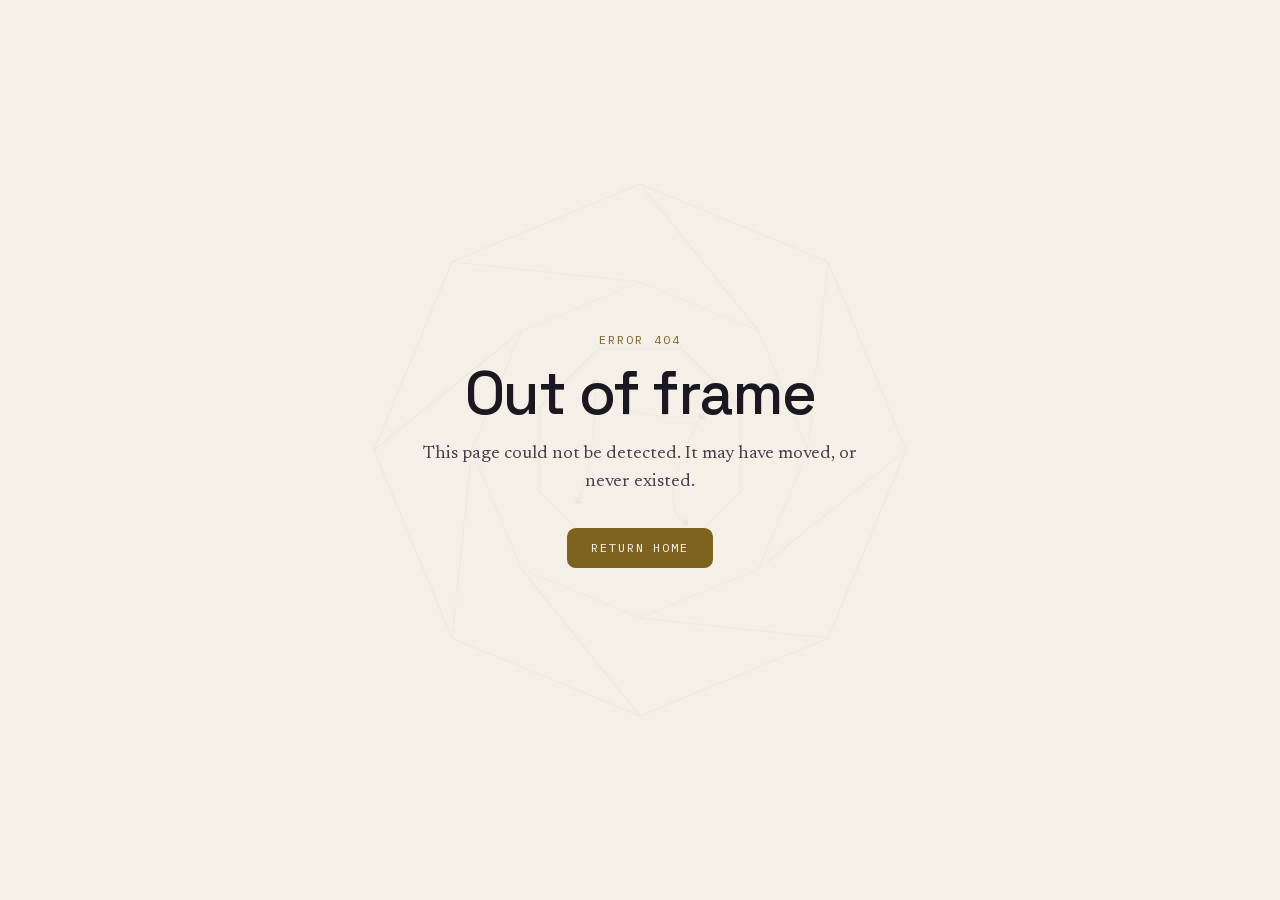
<file: 404/index.html>
<!DOCTYPE html><!--wrM_cc8BfqfQybkZH_apb--><html lang="en" class="__variable_dd5b2f __variable_328ff9 __variable_595324 dark"><head><meta charSet="utf-8"/><meta name="viewport" content="width=device-width, initial-scale=1"/><link rel="preload" href="/_next/static/media/36966cca54120369-s.p.woff2" as="font" crossorigin="" type="font/woff2"/><link rel="preload" href="/_next/static/media/4b9bb515ce6d026f-s.p.woff2" as="font" crossorigin="" type="font/woff2"/><link rel="preload" href="/_next/static/media/5611c55482296524-s.p.woff2" as="font" crossorigin="" type="font/woff2"/><link rel="preload" href="/_next/static/media/98e207f02528a563-s.p.woff2" as="font" crossorigin="" type="font/woff2"/><link rel="preload" href="/_next/static/media/d3ebbfd689654d3a-s.p.woff2" as="font" crossorigin="" type="font/woff2"/><link rel="preload" href="/_next/static/media/db96af6b531dc71f-s.p.woff2" as="font" crossorigin="" type="font/woff2"/><link rel="stylesheet" href="/_next/static/css/68adbb5b260048fd.css" data-precedence="next"/><link rel="preload" as="script" fetchPriority="low" href="/_next/static/chunks/webpack-736e749083cc679b.js"/><script src="/_next/static/chunks/4bd1b696-c023c6e3521b1417.js" async=""></script><script src="/_next/static/chunks/255-64e783496c90356a.js" async=""></script><script src="/_next/static/chunks/main-app-0761e36a4d7ddcba.js" async=""></script><script src="/_next/static/chunks/app/layout-8ec4b064c3245fdf.js" async=""></script><script src="/_next/static/chunks/619-ba102abea3e3d0e4.js" async=""></script><script src="/_next/static/chunks/524-f8453f9a4ae93465.js" async=""></script><script src="/_next/static/chunks/296-f727fdc182dfafff.js" async=""></script><script src="/_next/static/chunks/273-7df6eea0b7c8ebad.js" async=""></script><script src="/_next/static/chunks/app/page-20da05818e3baa09.js" async=""></script><meta name="robots" content="noindex"/><meta name="next-size-adjust" content=""/><meta name="theme-color" media="(prefers-color-scheme: dark)" content="#0B0A0D"/><meta name="theme-color" media="(prefers-color-scheme: light)" content="#F4F0E7"/><meta name="color-scheme" content="dark light"/><title>Hafiz Syed Ahmed Qasim, AI Researcher | Lecturer</title><meta name="description" content="Portfolio of Hafiz Syed Ahmed Qasim, an AI researcher and university lecturer specializing in Deep Learning, Computer Vision, multimodal learning, RAG, and Agentic AI."/><meta name="application-name" content="Hafiz Syed Ahmed Qasim, Portfolio"/><meta name="author" content="Hafiz Syed Ahmed Qasim"/><meta name="keywords" content="Hafiz Syed Ahmed Qasim,AI Researcher,Deep Learning,Computer Vision,Machine Learning,NLP,Retrieval-Augmented Generation,Agentic AI,Lecturer,Pakistan"/><meta name="creator" content="Hafiz Syed Ahmed Qasim"/><meta name="robots" content="index, follow"/><meta name="googlebot" content="index, follow, max-image-preview:large"/><meta name="category" content="technology"/><link rel="canonical" href="https://qasimahmedsyed.github.io/"/><meta property="og:title" content="Hafiz Syed Ahmed Qasim, AI Researcher | Lecturer"/><meta property="og:description" content="Portfolio of Hafiz Syed Ahmed Qasim, an AI researcher and university lecturer specializing in Deep Learning, Computer Vision, multimodal learning, RAG, and Agentic AI."/><meta property="og:url" content="https://qasimahmedsyed.github.io/"/><meta property="og:site_name" content="Hafiz Syed Ahmed Qasim"/><meta property="og:locale" content="en_US"/><meta property="og:image:type" content="image/png"/><meta property="og:image:width" content="1200"/><meta property="og:image:height" content="630"/><meta property="og:image" content="https://qasimahmedsyed.github.io/opengraph-image.png?2d2f8e0a67b24313"/><meta property="og:type" content="profile"/><meta property="profile:first_name" content="Hafiz Syed Ahmed"/><meta property="profile:last_name" content="Qasim"/><meta name="twitter:card" content="summary_large_image"/><meta name="twitter:title" content="Hafiz Syed Ahmed Qasim, AI Researcher | Lecturer"/><meta name="twitter:description" content="Portfolio of Hafiz Syed Ahmed Qasim, an AI researcher and university lecturer specializing in Deep Learning, Computer Vision, multimodal learning, RAG, and Agentic AI."/><meta name="twitter:image:type" content="image/png"/><meta name="twitter:image:width" content="1200"/><meta name="twitter:image:height" content="630"/><meta name="twitter:image" content="https://qasimahmedsyed.github.io/opengraph-image.png?2d2f8e0a67b24313"/><link rel="icon" href="/icon.png?8df2bcfe9051d652" type="image/png" sizes="512x512"/><script src="/_next/static/chunks/polyfills-42372ed130431b0a.js" noModule=""></script></head><body class="min-h-screen bg-background font-body text-foreground"><div hidden=""><!--$--><!--/$--></div><script>(function(){try{var s=localStorage.getItem('theme');var t=s==='light'||s==='dark'?s:(window.matchMedia('(prefers-color-scheme: light)').matches?'light':'dark');var e=document.documentElement;e.classList.toggle('dark',t==='dark');e.style.colorScheme=t;}catch(_){document.documentElement.classList.add('dark');}})();</script><noscript><style>[data-reveal]{opacity:1!important;transform:none!important;filter:none!important;}</style></noscript><a href="#main" class="sr-only focus:not-sr-only focus:fixed focus:left-4 focus:top-4 focus:z-[100] focus:rounded-md focus:bg-primary focus:px-4 focus:py-2 focus:font-mono focus:text-xs focus:uppercase focus:tracking-widest focus:text-primary-foreground">Skip to content</a><main class="relative flex min-h-screen flex-col items-center justify-center overflow-hidden px-6 text-center"><div class="pointer-events-none absolute inset-0 -z-10 flex items-center justify-center" aria-hidden="true"><svg viewBox="0 0 400 400" class="text-primary h-[80vw] max-h-[560px] w-[80vw] max-w-[560px] opacity-[0.07]" fill="none" aria-hidden="true"><g stroke="currentColor" stroke-width="1" class="origin-center" style="transform-box:fill-box"><polygon points="200.00,10.00 334.35,65.65 390.00,200.00 334.35,334.35 200.00,390.00 65.65,334.35 10.00,200.00 65.65,65.65" stroke-opacity="0.55"></polygon><polygon points="200.00,80.00 284.85,115.15 320.00,200.00 284.85,284.85 200.00,320.00 115.15,284.85 80.00,200.00 115.15,115.15" stroke-opacity="0.4"></polygon><line x1="200.00" y1="10.00" x2="284.85" y2="115.15" stroke-opacity="0.5"></line><line x1="334.35" y1="65.65" x2="320.00" y2="200.00" stroke-opacity="0.5"></line><line x1="390.00" y1="200.00" x2="284.85" y2="284.85" stroke-opacity="0.5"></line><line x1="334.35" y1="334.35" x2="200.00" y2="320.00" stroke-opacity="0.5"></line><line x1="200.00" y1="390.00" x2="115.15" y2="284.85" stroke-opacity="0.5"></line><line x1="65.65" y1="334.35" x2="80.00" y2="200.00" stroke-opacity="0.5"></line><line x1="10.00" y1="200.00" x2="115.15" y2="115.15" stroke-opacity="0.5"></line><line x1="65.65" y1="65.65" x2="200.00" y2="80.00" stroke-opacity="0.5"></line><polygon points="229.85,127.94 272.06,170.15 272.06,229.85 229.85,272.06 170.15,272.06 127.94,229.85 127.94,170.15 170.15,127.94" stroke-opacity="0.65"></polygon></g><circle cx="120" cy="152" r="1.2" fill="currentColor" fill-opacity="0.09"></circle><circle cx="120" cy="184" r="1.2" fill="currentColor" fill-opacity="0.09"></circle><circle cx="120" cy="216" r="1.2" fill="currentColor" fill-opacity="0.09"></circle><circle cx="120" cy="248" r="1.2" fill="currentColor" fill-opacity="0.09"></circle><circle cx="152" cy="120" r="1.2" fill="currentColor" fill-opacity="0.09"></circle><circle cx="152" cy="152" r="1.2" fill="currentColor" fill-opacity="0.09"></circle><circle cx="152" cy="184" r="1.2" fill="currentColor" fill-opacity="0.09"></circle><circle cx="152" cy="216" r="1.2" fill="currentColor" fill-opacity="0.09"></circle><circle cx="152" cy="248" r="1.2" fill="currentColor" fill-opacity="0.09"></circle><circle cx="152" cy="280" r="1.2" fill="currentColor" fill-opacity="0.09"></circle><circle cx="184" cy="120" r="1.2" fill="currentColor" fill-opacity="0.09"></circle><circle cx="184" cy="152" r="1.2" fill="currentColor" fill-opacity="0.09"></circle><circle cx="184" cy="184" r="1.2" fill="currentColor" fill-opacity="0.09"></circle><circle cx="184" cy="216" r="1.2" fill="currentColor" fill-opacity="0.09"></circle><circle cx="184" cy="248" r="1.2" fill="currentColor" fill-opacity="0.09"></circle><circle cx="184" cy="280" r="1.2" fill="currentColor" fill-opacity="0.09"></circle><circle cx="216" cy="120" r="1.2" fill="currentColor" fill-opacity="0.09"></circle><circle cx="216" cy="152" r="1.2" fill="currentColor" fill-opacity="0.09"></circle><circle cx="216" cy="184" r="1.2" fill="currentColor" fill-opacity="0.09"></circle><circle cx="216" cy="216" r="1.2" fill="currentColor" fill-opacity="0.09"></circle><circle cx="216" cy="248" r="1.2" fill="currentColor" fill-opacity="0.09"></circle><circle cx="216" cy="280" r="1.2" fill="currentColor" fill-opacity="0.09"></circle><circle cx="248" cy="120" r="1.2" fill="currentColor" fill-opacity="0.09"></circle><circle cx="248" cy="152" r="1.2" fill="currentColor" fill-opacity="0.09"></circle><circle cx="248" cy="184" r="1.2" fill="currentColor" fill-opacity="0.09"></circle><circle cx="248" cy="216" r="1.2" fill="currentColor" fill-opacity="0.09"></circle><circle cx="248" cy="248" r="1.2" fill="currentColor" fill-opacity="0.09"></circle><circle cx="248" cy="280" r="1.2" fill="currentColor" fill-opacity="0.09"></circle><circle cx="280" cy="152" r="1.2" fill="currentColor" fill-opacity="0.09"></circle><circle cx="280" cy="184" r="1.2" fill="currentColor" fill-opacity="0.09"></circle><circle cx="280" cy="216" r="1.2" fill="currentColor" fill-opacity="0.09"></circle><circle cx="280" cy="248" r="1.2" fill="currentColor" fill-opacity="0.09"></circle><g><path d="M168,152 Q186,180 244,176" stroke="currentColor" stroke-width="1" stroke-opacity="0.35"></path><path d="M244,176 Q210,236 232,252" stroke="currentColor" stroke-width="1" stroke-opacity="0.35"></path><path d="M156,236 Q168,206 168,152" stroke="currentColor" stroke-width="1" stroke-opacity="0.35"></path><circle cx="168" cy="152" r="2.4" fill="currentColor" fill-opacity="0.8"></circle><circle cx="244" cy="176" r="2.4" fill="currentColor" fill-opacity="0.8"></circle><circle cx="156" cy="236" r="2.4" fill="currentColor" fill-opacity="0.8"></circle><circle cx="232" cy="252" r="2.4" fill="currentColor" fill-opacity="0.8"></circle></g></svg></div><p class="mono-label text-primary">Error 404</p><h1 class="mt-4 font-display text-5xl font-medium tracking-tight text-foreground sm:text-6xl">Out of frame</h1><p class="mt-4 max-w-md font-body text-lg text-text-secondary">This page could not be detected. It may have moved, or never existed.</p><a class="mt-8 inline-flex items-center gap-2 rounded-md bg-primary px-6 py-3 font-mono text-xs uppercase tracking-[0.16em] text-primary-foreground transition-colors hover:bg-primary-hover" href="/">Return home</a></main><!--$--><!--/$--><script type="application/ld+json">{"@context":"https://schema.org","@type":"Person","name":"Hafiz Syed Ahmed Qasim","jobTitle":"AI Researcher, Lecturer","description":"Portfolio of Hafiz Syed Ahmed Qasim, an AI researcher and university lecturer specializing in Deep Learning, Computer Vision, multimodal learning, RAG, and Agentic AI.","url":"https://qasimahmedsyed.github.io","image":"https://qasimahmedsyed.github.io/HSAQ_PP.png","address":{"@type":"PostalAddress","addressLocality":"Rawalpindi","addressCountry":"PK"},"knowsAbout":["Multimodal Machine Learning","Vision-Language Models","Deep Learning","Computer Vision","Multimodal Representation Learning","Retrieval-Augmented Generation","NLP / LLM Systems","Agentic AI"],"alumniOf":[{"@type":"CollegeOrUniversity","name":"SEECS, National University of Sciences and Technology (NUST)"},{"@type":"CollegeOrUniversity","name":"Foundation University Islamabad"}],"worksFor":{"@type":"CollegeOrUniversity","name":"Ghulam Ishaq Khan Institute of Engineering Sciences and Technology (GIKI)"},"sameAs":["https://linkedin.com/in/syed-ahmed-qasim","https://github.com/qasimahmedsyed","https://scholar.google.com/citations?user=rvl3XwgAAAAJ&hl","https://orcid.org/0000-0001-7494-1493","https://www.credly.com/users/hafiz-syed-ahmed-qasim"]}</script><script src="/_next/static/chunks/webpack-736e749083cc679b.js" id="_R_" async=""></script><script>(self.__next_f=self.__next_f||[]).push([0])</script><script>self.__next_f.push([1,"1:\"$Sreact.fragment\"\n2:I[2288,[\"177\",\"static/chunks/app/layout-8ec4b064c3245fdf.js\"],\"ThemeProvider\"]\n3:I[9766,[],\"\"]\n4:I[8924,[],\"\"]\n22:I[7150,[],\"\"]\n:HL[\"/_next/static/media/36966cca54120369-s.p.woff2\",\"font\",{\"crossOrigin\":\"\",\"type\":\"font/woff2\"}]\n:HL[\"/_next/static/media/4b9bb515ce6d026f-s.p.woff2\",\"font\",{\"crossOrigin\":\"\",\"type\":\"font/woff2\"}]\n:HL[\"/_next/static/media/5611c55482296524-s.p.woff2\",\"font\",{\"crossOrigin\":\"\",\"type\":\"font/woff2\"}]\n:HL[\"/_next/static/media/98e207f02528a563-s.p.woff2\",\"font\",{\"crossOrigin\":\"\",\"type\":\"font/woff2\"}]\n:HL[\"/_next/static/media/d3ebbfd689654d3a-s.p.woff2\",\"font\",{\"crossOrigin\":\"\",\"type\":\"font/woff2\"}]\n:HL[\"/_next/static/media/db96af6b531dc71f-s.p.woff2\",\"font\",{\"crossOrigin\":\"\",\"type\":\"font/woff2\"}]\n:HL[\"/_next/static/css/68adbb5b260048fd.css\",\"style\"]\n"])</script><script>self.__next_f.push([1,"0:{\"P\":null,\"b\":\"wrM_cc8BfqfQybkZH_apb\",\"p\":\"\",\"c\":[\"\",\"_not-found\",\"\"],\"i\":false,\"f\":[[[\"\",{\"children\":[\"/_not-found\",{\"children\":[\"__PAGE__\",{}]}]},\"$undefined\",\"$undefined\",true],[\"\",[\"$\",\"$1\",\"c\",{\"children\":[[[\"$\",\"link\",\"0\",{\"rel\":\"stylesheet\",\"href\":\"/_next/static/css/68adbb5b260048fd.css\",\"precedence\":\"next\",\"crossOrigin\":\"$undefined\",\"nonce\":\"$undefined\"}]],[\"$\",\"html\",null,{\"lang\":\"en\",\"className\":\"__variable_dd5b2f __variable_328ff9 __variable_595324 dark\",\"suppressHydrationWarning\":true,\"children\":[\"$\",\"body\",null,{\"className\":\"min-h-screen bg-background font-body text-foreground\",\"children\":[[\"$\",\"script\",null,{\"dangerouslySetInnerHTML\":{\"__html\":\"(function(){try{var s=localStorage.getItem('theme');var t=s==='light'||s==='dark'?s:(window.matchMedia('(prefers-color-scheme: light)').matches?'light':'dark');var e=document.documentElement;e.classList.toggle('dark',t==='dark');e.style.colorScheme=t;}catch(_){document.documentElement.classList.add('dark');}})();\"}}],[\"$\",\"noscript\",null,{\"children\":[\"$\",\"style\",null,{\"children\":\"[data-reveal]{opacity:1!important;transform:none!important;filter:none!important;}\"}]}],[\"$\",\"a\",null,{\"href\":\"#main\",\"className\":\"sr-only focus:not-sr-only focus:fixed focus:left-4 focus:top-4 focus:z-[100] focus:rounded-md focus:bg-primary focus:px-4 focus:py-2 focus:font-mono focus:text-xs focus:uppercase focus:tracking-widest focus:text-primary-foreground\",\"children\":\"Skip to content\"}],[\"$\",\"$L2\",null,{\"children\":[\"$\",\"$L3\",null,{\"parallelRouterKey\":\"children\",\"error\":\"$undefined\",\"errorStyles\":\"$undefined\",\"errorScripts\":\"$undefined\",\"template\":[\"$\",\"$L4\",null,{}],\"templateStyles\":\"$undefined\",\"templateScripts\":\"$undefined\",\"notFound\":[[\"$\",\"main\",null,{\"className\":\"relative flex min-h-screen flex-col items-center justify-center overflow-hidden px-6 text-center\",\"children\":[[\"$\",\"div\",null,{\"className\":\"pointer-events-none absolute inset-0 -z-10 flex items-center justify-center\",\"aria-hidden\":\"true\",\"children\":[\"$\",\"svg\",null,{\"viewBox\":\"0 0 400 400\",\"className\":\"text-primary h-[80vw] max-h-[560px] w-[80vw] max-w-[560px] opacity-[0.07]\",\"fill\":\"none\",\"aria-hidden\":true,\"role\":\"$undefined\",\"children\":[null,[\"$\",\"g\",null,{\"stroke\":\"currentColor\",\"strokeWidth\":1,\"className\":\"origin-center\",\"style\":{\"transformBox\":\"fill-box\"},\"children\":[[\"$\",\"polygon\",null,{\"points\":\"200.00,10.00 334.35,65.65 390.00,200.00 334.35,334.35 200.00,390.00 65.65,334.35 10.00,200.00 65.65,65.65\",\"strokeOpacity\":0.55}],[\"$\",\"polygon\",null,{\"points\":\"200.00,80.00 284.85,115.15 320.00,200.00 284.85,284.85 200.00,320.00 115.15,284.85 80.00,200.00 115.15,115.15\",\"strokeOpacity\":0.4}],[[\"$\",\"line\",\"blade-0\",{\"x1\":\"200.00\",\"y1\":\"10.00\",\"x2\":\"284.85\",\"y2\":\"115.15\",\"strokeOpacity\":0.5}],[\"$\",\"line\",\"blade-1\",{\"x1\":\"334.35\",\"y1\":\"65.65\",\"x2\":\"320.00\",\"y2\":\"200.00\",\"strokeOpacity\":0.5}],[\"$\",\"line\",\"blade-2\",{\"x1\":\"390.00\",\"y1\":\"200.00\",\"x2\":\"284.85\",\"y2\":\"284.85\",\"strokeOpacity\":0.5}],[\"$\",\"line\",\"blade-3\",{\"x1\":\"334.35\",\"y1\":\"334.35\",\"x2\":\"200.00\",\"y2\":\"320.00\",\"strokeOpacity\":0.5}],[\"$\",\"line\",\"blade-4\",{\"x1\":\"200.00\",\"y1\":\"390.00\",\"x2\":\"115.15\",\"y2\":\"284.85\",\"strokeOpacity\":0.5}],[\"$\",\"line\",\"blade-5\",{\"x1\":\"65.65\",\"y1\":\"334.35\",\"x2\":\"80.00\",\"y2\":\"200.00\",\"strokeOpacity\":0.5}],[\"$\",\"line\",\"blade-6\",{\"x1\":\"10.00\",\"y1\":\"200.00\",\"x2\":\"115.15\",\"y2\":\"115.15\",\"strokeOpacity\":0.5}],[\"$\",\"line\",\"blade-7\",{\"x1\":\"65.65\",\"y1\":\"65.65\",\"x2\":\"200.00\",\"y2\":\"80.00\",\"strokeOpacity\":0.5}]],[\"$\",\"polygon\",null,{\"points\":\"229.85,127.94 272.06,170.15 272.06,229.85 229.85,272.06 170.15,272.06 127.94,229.85 127.94,170.15 170.15,127.94\",\"strokeOpacity\":0.65}]]}],[[\"$\",\"circle\",\"dot-0\",{\"cx\":120,\"cy\":152,\"r\":1.2,\"fill\":\"currentColor\",\"fillOpacity\":0.09}],[\"$\",\"circle\",\"dot-1\",{\"cx\":120,\"cy\":184,\"r\":1.2,\"fill\":\"currentColor\",\"fillOpacity\":0.09}],[\"$\",\"circle\",\"dot-2\",{\"cx\":120,\"cy\":216,\"r\":1.2,\"fill\":\"currentColor\",\"fillOpacity\":0.09}],[\"$\",\"circle\",\"dot-3\",{\"cx\":120,\"cy\":248,\"r\":1.2,\"fill\":\"currentColor\",\"fillOpacity\":0.09}],[\"$\",\"circle\",\"dot-4\",{\"cx\":152,\"cy\":120,\"r\":1.2,\"fill\":\"currentColor\",\"fillOpacity\":0.09}],[\"$\",\"circle\",\"dot-5\",{\"cx\":152,\"cy\":152,\"r\":1.2,\"fill\":\"currentColor\",\"fillOpacity\":0.09}],[\"$\",\"circle\",\"dot-6\",{\"cx\":152,\"cy\":184,\"r\":1.2,\"fill\":\"currentColor\",\"fillOpacity\":0.09}],[\"$\",\"circle\",\"dot-7\",{\"cx\":152,\"cy\":216,\"r\":1.2,\"fill\":\"currentColor\",\"fillOpacity\":0.09}],[\"$\",\"circle\",\"dot-8\",{\"cx\":152,\"cy\":248,\"r\":1.2,\"fill\":\"currentColor\",\"fillOpacity\":0.09}],[\"$\",\"circle\",\"dot-9\",{\"cx\":152,\"cy\":280,\"r\":1.2,\"fill\":\"currentColor\",\"fillOpacity\":0.09}],[\"$\",\"circle\",\"dot-10\",{\"cx\":184,\"cy\":120,\"r\":1.2,\"fill\":\"currentColor\",\"fillOpacity\":0.09}],[\"$\",\"circle\",\"dot-11\",{\"cx\":184,\"cy\":152,\"r\":1.2,\"fill\":\"currentColor\",\"fillOpacity\":0.09}],\"$L5\",\"$L6\",\"$L7\",\"$L8\",\"$L9\",\"$La\",\"$Lb\",\"$Lc\",\"$Ld\",\"$Le\",\"$Lf\",\"$L10\",\"$L11\",\"$L12\",\"$L13\",\"$L14\",\"$L15\",\"$L16\",\"$L17\",\"$L18\"],\"$L19\"]}]}],\"$L1a\",\"$L1b\",\"$L1c\",\"$L1d\"]}],[]],\"forbidden\":\"$undefined\",\"unauthorized\":\"$undefined\"}]}],\"$L1e\"]}]}]]}],{\"children\":[\"/_not-found\",\"$L1f\",{\"children\":[\"__PAGE__\",\"$L20\",{},null,false]},null,false]},null,false],\"$L21\",false]],\"m\":\"$undefined\",\"G\":[\"$22\",[]],\"s\":false,\"S\":true}\n"])</script><script>self.__next_f.push([1,"23:I[2619,[\"619\",\"static/chunks/619-ba102abea3e3d0e4.js\",\"524\",\"static/chunks/524-f8453f9a4ae93465.js\",\"296\",\"static/chunks/296-f727fdc182dfafff.js\",\"273\",\"static/chunks/273-7df6eea0b7c8ebad.js\",\"974\",\"static/chunks/app/page-20da05818e3baa09.js\"],\"\"]\n2e:I[4431,[],\"ViewportBoundary\"]\n30:I[4431,[],\"MetadataBoundary\"]\n31:\"$Sreact.suspense\"\n5:[\"$\",\"circle\",\"dot-12\",{\"cx\":184,\"cy\":184,\"r\":1.2,\"fill\":\"currentColor\",\"fillOpacity\":0.09}]\n6:[\"$\",\"circle\",\"dot-13\",{\"cx\":184,\"cy\":216,\"r\":1.2,\"fill\":\"currentColor\",\"fillOpacity\":0.09}]\n7:[\"$\",\"circle\",\"dot-14\",{\"cx\":184,\"cy\":248,\"r\":1.2,\"fill\":\"currentColor\",\"fillOpacity\":0.09}]\n8:[\"$\",\"circle\",\"dot-15\",{\"cx\":184,\"cy\":280,\"r\":1.2,\"fill\":\"currentColor\",\"fillOpacity\":0.09}]\n9:[\"$\",\"circle\",\"dot-16\",{\"cx\":216,\"cy\":120,\"r\":1.2,\"fill\":\"currentColor\",\"fillOpacity\":0.09}]\na:[\"$\",\"circle\",\"dot-17\",{\"cx\":216,\"cy\":152,\"r\":1.2,\"fill\":\"currentColor\",\"fillOpacity\":0.09}]\nb:[\"$\",\"circle\",\"dot-18\",{\"cx\":216,\"cy\":184,\"r\":1.2,\"fill\":\"currentColor\",\"fillOpacity\":0.09}]\nc:[\"$\",\"circle\",\"dot-19\",{\"cx\":216,\"cy\":216,\"r\":1.2,\"fill\":\"currentColor\",\"fillOpacity\":0.09}]\nd:[\"$\",\"circle\",\"dot-20\",{\"cx\":216,\"cy\":248,\"r\":1.2,\"fill\":\"currentColor\",\"fillOpacity\":0.09}]\ne:[\"$\",\"circle\",\"dot-21\",{\"cx\":216,\"cy\":280,\"r\":1.2,\"fill\":\"currentColor\",\"fillOpacity\":0.09}]\nf:[\"$\",\"circle\",\"dot-22\",{\"cx\":248,\"cy\":120,\"r\":1.2,\"fill\":\"currentColor\",\"fillOpacity\":0.09}]\n10:[\"$\",\"circle\",\"dot-23\",{\"cx\":248,\"cy\":152,\"r\":1.2,\"fill\":\"currentColor\",\"fillOpacity\":0.09}]\n11:[\"$\",\"circle\",\"dot-24\",{\"cx\":248,\"cy\":184,\"r\":1.2,\"fill\":\"currentColor\",\"fillOpacity\":0.09}]\n12:[\"$\",\"circle\",\"dot-25\",{\"cx\":248,\"cy\":216,\"r\":1.2,\"fill\":\"currentColor\",\"fillOpacity\":0.09}]\n13:[\"$\",\"circle\",\"dot-26\",{\"cx\":248,\"cy\":248,\"r\":1.2,\"fill\":\"currentColor\",\"fillOpacity\":0.09}]\n14:[\"$\",\"circle\",\"dot-27\",{\"cx\":248,\"cy\":280,\"r\":1.2,\"fill\":\"currentColor\",\"fillOpacity\":0.09}]\n15:[\"$\",\"circle\",\"dot-28\",{\"cx\":280,\"cy\":152,\"r\":1.2,\"fill\":\"currentColor\",\"fillOpacity\":0.09}]\n16:[\"$\",\"circle\",\"dot-29\",{\"cx\":280,\"cy\":184,\"r\":1.2,\"fill\":\"currentColor\",\"fillOpacity\""])</script><script>self.__next_f.push([1,":0.09}]\n17:[\"$\",\"circle\",\"dot-30\",{\"cx\":280,\"cy\":216,\"r\":1.2,\"fill\":\"currentColor\",\"fillOpacity\":0.09}]\n18:[\"$\",\"circle\",\"dot-31\",{\"cx\":280,\"cy\":248,\"r\":1.2,\"fill\":\"currentColor\",\"fillOpacity\":0.09}]\n"])</script><script>self.__next_f.push([1,"19:[\"$\",\"g\",null,{\"children\":[[[\"$\",\"path\",\"edge-0\",{\"d\":\"M168,152 Q186,180 244,176\",\"stroke\":\"currentColor\",\"strokeWidth\":1,\"strokeOpacity\":0.35}],[\"$\",\"path\",\"edge-1\",{\"d\":\"M244,176 Q210,236 232,252\",\"stroke\":\"currentColor\",\"strokeWidth\":1,\"strokeOpacity\":0.35}],[\"$\",\"path\",\"edge-2\",{\"d\":\"M156,236 Q168,206 168,152\",\"stroke\":\"currentColor\",\"strokeWidth\":1,\"strokeOpacity\":0.35}]],[[\"$\",\"circle\",\"node-0\",{\"cx\":168,\"cy\":152,\"r\":2.4,\"fill\":\"currentColor\",\"fillOpacity\":0.8}],[\"$\",\"circle\",\"node-1\",{\"cx\":244,\"cy\":176,\"r\":2.4,\"fill\":\"currentColor\",\"fillOpacity\":0.8}],[\"$\",\"circle\",\"node-2\",{\"cx\":156,\"cy\":236,\"r\":2.4,\"fill\":\"currentColor\",\"fillOpacity\":0.8}],[\"$\",\"circle\",\"node-3\",{\"cx\":232,\"cy\":252,\"r\":2.4,\"fill\":\"currentColor\",\"fillOpacity\":0.8}]]]}]\n"])</script><script>self.__next_f.push([1,"1a:[\"$\",\"p\",null,{\"className\":\"mono-label text-primary\",\"children\":\"Error 404\"}]\n1b:[\"$\",\"h1\",null,{\"className\":\"mt-4 font-display text-5xl font-medium tracking-tight text-foreground sm:text-6xl\",\"children\":\"Out of frame\"}]\n1c:[\"$\",\"p\",null,{\"className\":\"mt-4 max-w-md font-body text-lg text-text-secondary\",\"children\":\"This page could not be detected. It may have moved, or never existed.\"}]\n1d:[\"$\",\"$L23\",null,{\"href\":\"/\",\"className\":\"mt-8 inline-flex items-center gap-2 rounded-md bg-primary px-6 py-3 font-mono text-xs uppercase tracking-[0.16em] text-primary-foreground transition-colors hover:bg-primary-hover\",\"children\":\"Return home\"}]\n24:T4e5,"])</script><script>self.__next_f.push([1,"{\"@context\":\"https://schema.org\",\"@type\":\"Person\",\"name\":\"Hafiz Syed Ahmed Qasim\",\"jobTitle\":\"AI Researcher, Lecturer\",\"description\":\"Portfolio of Hafiz Syed Ahmed Qasim, an AI researcher and university lecturer specializing in Deep Learning, Computer Vision, multimodal learning, RAG, and Agentic AI.\",\"url\":\"https://qasimahmedsyed.github.io\",\"image\":\"https://qasimahmedsyed.github.io/HSAQ_PP.png\",\"address\":{\"@type\":\"PostalAddress\",\"addressLocality\":\"Rawalpindi\",\"addressCountry\":\"PK\"},\"knowsAbout\":[\"Multimodal Machine Learning\",\"Vision-Language Models\",\"Deep Learning\",\"Computer Vision\",\"Multimodal Representation Learning\",\"Retrieval-Augmented Generation\",\"NLP / LLM Systems\",\"Agentic AI\"],\"alumniOf\":[{\"@type\":\"CollegeOrUniversity\",\"name\":\"SEECS, National University of Sciences and Technology (NUST)\"},{\"@type\":\"CollegeOrUniversity\",\"name\":\"Foundation University Islamabad\"}],\"worksFor\":{\"@type\":\"CollegeOrUniversity\",\"name\":\"Ghulam Ishaq Khan Institute of Engineering Sciences and Technology (GIKI)\"},\"sameAs\":[\"https://linkedin.com/in/syed-ahmed-qasim\",\"https://github.com/qasimahmedsyed\",\"https://scholar.google.com/citations?user=rvl3XwgAAAAJ\u0026hl\",\"https://orcid.org/0000-0001-7494-1493\",\"https://www.credly.com/users/hafiz-syed-ahmed-qasim\"]}"])</script><script>self.__next_f.push([1,"1e:[\"$\",\"script\",null,{\"type\":\"application/ld+json\",\"dangerouslySetInnerHTML\":{\"__html\":\"$24\"}}]\n1f:[\"$\",\"$1\",\"c\",{\"children\":[null,[\"$\",\"$L3\",null,{\"parallelRouterKey\":\"children\",\"error\":\"$undefined\",\"errorStyles\":\"$undefined\",\"errorScripts\":\"$undefined\",\"template\":[\"$\",\"$L4\",null,{}],\"templateStyles\":\"$undefined\",\"templateScripts\":\"$undefined\",\"notFound\":\"$undefined\",\"forbidden\":\"$undefined\",\"unauthorized\":\"$undefined\"}]]}]\n"])</script><script>self.__next_f.push([1,"20:[\"$\",\"$1\",\"c\",{\"children\":[[\"$\",\"main\",null,{\"className\":\"relative flex min-h-screen flex-col items-center justify-center overflow-hidden px-6 text-center\",\"children\":[[\"$\",\"div\",null,{\"className\":\"pointer-events-none absolute inset-0 -z-10 flex items-center justify-center\",\"aria-hidden\":\"true\",\"children\":[\"$\",\"svg\",null,{\"viewBox\":\"0 0 400 400\",\"className\":\"text-primary h-[80vw] max-h-[560px] w-[80vw] max-w-[560px] opacity-[0.07]\",\"fill\":\"none\",\"aria-hidden\":true,\"role\":\"$undefined\",\"children\":[null,[\"$\",\"g\",null,{\"stroke\":\"currentColor\",\"strokeWidth\":1,\"className\":\"origin-center\",\"style\":{\"transformBox\":\"fill-box\"},\"children\":[[\"$\",\"polygon\",null,{\"points\":\"200.00,10.00 334.35,65.65 390.00,200.00 334.35,334.35 200.00,390.00 65.65,334.35 10.00,200.00 65.65,65.65\",\"strokeOpacity\":0.55}],[\"$\",\"polygon\",null,{\"points\":\"200.00,80.00 284.85,115.15 320.00,200.00 284.85,284.85 200.00,320.00 115.15,284.85 80.00,200.00 115.15,115.15\",\"strokeOpacity\":0.4}],[[\"$\",\"line\",\"blade-0\",{\"x1\":\"200.00\",\"y1\":\"10.00\",\"x2\":\"284.85\",\"y2\":\"115.15\",\"strokeOpacity\":0.5}],[\"$\",\"line\",\"blade-1\",{\"x1\":\"334.35\",\"y1\":\"65.65\",\"x2\":\"320.00\",\"y2\":\"200.00\",\"strokeOpacity\":0.5}],[\"$\",\"line\",\"blade-2\",{\"x1\":\"390.00\",\"y1\":\"200.00\",\"x2\":\"284.85\",\"y2\":\"284.85\",\"strokeOpacity\":0.5}],[\"$\",\"line\",\"blade-3\",{\"x1\":\"334.35\",\"y1\":\"334.35\",\"x2\":\"200.00\",\"y2\":\"320.00\",\"strokeOpacity\":0.5}],[\"$\",\"line\",\"blade-4\",{\"x1\":\"200.00\",\"y1\":\"390.00\",\"x2\":\"115.15\",\"y2\":\"284.85\",\"strokeOpacity\":0.5}],[\"$\",\"line\",\"blade-5\",{\"x1\":\"65.65\",\"y1\":\"334.35\",\"x2\":\"80.00\",\"y2\":\"200.00\",\"strokeOpacity\":0.5}],[\"$\",\"line\",\"blade-6\",{\"x1\":\"10.00\",\"y1\":\"200.00\",\"x2\":\"115.15\",\"y2\":\"115.15\",\"strokeOpacity\":0.5}],[\"$\",\"line\",\"blade-7\",{\"x1\":\"65.65\",\"y1\":\"65.65\",\"x2\":\"200.00\",\"y2\":\"80.00\",\"strokeOpacity\":0.5}]],[\"$\",\"polygon\",null,{\"points\":\"229.85,127.94 272.06,170.15 272.06,229.85 229.85,272.06 170.15,272.06 127.94,229.85 127.94,170.15 170.15,127.94\",\"strokeOpacity\":0.65}]]}],[[\"$\",\"circle\",\"dot-0\",{\"cx\":120,\"cy\":152,\"r\":1.2,\"fill\":\"currentColor\",\"fillOpacity\":0.09}],[\"$\",\"circle\",\"dot-1\",{\"cx\":120,\"cy\":184,\"r\":1.2,\"fill\":\"currentColor\",\"fillOpacity\":0.09}],[\"$\",\"circle\",\"dot-2\",{\"cx\":120,\"cy\":216,\"r\":1.2,\"fill\":\"currentColor\",\"fillOpacity\":0.09}],[\"$\",\"circle\",\"dot-3\",{\"cx\":120,\"cy\":248,\"r\":1.2,\"fill\":\"currentColor\",\"fillOpacity\":0.09}],[\"$\",\"circle\",\"dot-4\",{\"cx\":152,\"cy\":120,\"r\":1.2,\"fill\":\"currentColor\",\"fillOpacity\":0.09}],[\"$\",\"circle\",\"dot-5\",{\"cx\":152,\"cy\":152,\"r\":1.2,\"fill\":\"currentColor\",\"fillOpacity\":0.09}],[\"$\",\"circle\",\"dot-6\",{\"cx\":152,\"cy\":184,\"r\":1.2,\"fill\":\"currentColor\",\"fillOpacity\":0.09}],[\"$\",\"circle\",\"dot-7\",{\"cx\":152,\"cy\":216,\"r\":1.2,\"fill\":\"currentColor\",\"fillOpacity\":0.09}],[\"$\",\"circle\",\"dot-8\",{\"cx\":152,\"cy\":248,\"r\":1.2,\"fill\":\"currentColor\",\"fillOpacity\":0.09}],[\"$\",\"circle\",\"dot-9\",{\"cx\":152,\"cy\":280,\"r\":1.2,\"fill\":\"currentColor\",\"fillOpacity\":0.09}],[\"$\",\"circle\",\"dot-10\",{\"cx\":184,\"cy\":120,\"r\":1.2,\"fill\":\"currentColor\",\"fillOpacity\":0.09}],[\"$\",\"circle\",\"dot-11\",{\"cx\":184,\"cy\":152,\"r\":1.2,\"fill\":\"currentColor\",\"fillOpacity\":0.09}],[\"$\",\"circle\",\"dot-12\",{\"cx\":184,\"cy\":184,\"r\":1.2,\"fill\":\"currentColor\",\"fillOpacity\":0.09}],[\"$\",\"circle\",\"dot-13\",{\"cx\":184,\"cy\":216,\"r\":1.2,\"fill\":\"currentColor\",\"fillOpacity\":0.09}],[\"$\",\"circle\",\"dot-14\",{\"cx\":184,\"cy\":248,\"r\":1.2,\"fill\":\"currentColor\",\"fillOpacity\":0.09}],[\"$\",\"circle\",\"dot-15\",{\"cx\":184,\"cy\":280,\"r\":1.2,\"fill\":\"currentColor\",\"fillOpacity\":0.09}],[\"$\",\"circle\",\"dot-16\",{\"cx\":216,\"cy\":120,\"r\":1.2,\"fill\":\"currentColor\",\"fillOpacity\":0.09}],[\"$\",\"circle\",\"dot-17\",{\"cx\":216,\"cy\":152,\"r\":1.2,\"fill\":\"currentColor\",\"fillOpacity\":0.09}],[\"$\",\"circle\",\"dot-18\",{\"cx\":216,\"cy\":184,\"r\":1.2,\"fill\":\"currentColor\",\"fillOpacity\":0.09}],[\"$\",\"circle\",\"dot-19\",{\"cx\":216,\"cy\":216,\"r\":1.2,\"fill\":\"currentColor\",\"fillOpacity\":0.09}],[\"$\",\"circle\",\"dot-20\",{\"cx\":216,\"cy\":248,\"r\":1.2,\"fill\":\"currentColor\",\"fillOpacity\":0.09}],[\"$\",\"circle\",\"dot-21\",{\"cx\":216,\"cy\":280,\"r\":1.2,\"fill\":\"currentColor\",\"fillOpacity\":0.09}],[\"$\",\"circle\",\"dot-22\",{\"cx\":248,\"cy\":120,\"r\":1.2,\"fill\":\"currentColor\",\"fillOpacity\":0.09}],[\"$\",\"circle\",\"dot-23\",{\"cx\":248,\"cy\":152,\"r\":1.2,\"fill\":\"currentColor\",\"fillOpacity\":0.09}],[\"$\",\"circle\",\"dot-24\",{\"cx\":248,\"cy\":184,\"r\":1.2,\"fill\":\"currentColor\",\"fillOpacity\":0.09}],[\"$\",\"circle\",\"dot-25\",{\"cx\":248,\"cy\":216,\"r\":1.2,\"fill\":\"currentColor\",\"fillOpacity\":0.09}],[\"$\",\"circle\",\"dot-26\",{\"cx\":248,\"cy\":248,\"r\":1.2,\"fill\":\"currentColor\",\"fillOpacity\":0.09}],[\"$\",\"circle\",\"dot-27\",{\"cx\":248,\"cy\":280,\"r\":1.2,\"fill\":\"currentColor\",\"fillOpacity\":0.09}],[\"$\",\"circle\",\"dot-28\",{\"cx\":280,\"cy\":152,\"r\":1.2,\"fill\":\"currentColor\",\"fillOpacity\":0.09}],[\"$\",\"circle\",\"dot-29\",{\"cx\":280,\"cy\":184,\"r\":1.2,\"fill\":\"currentColor\",\"fillOpacity\":0.09}],[\"$\",\"circle\",\"dot-30\",{\"cx\":280,\"cy\":216,\"r\":1.2,\"fill\":\"currentColor\",\"fillOpacity\":0.09}],[\"$\",\"circle\",\"dot-31\",{\"cx\":280,\"cy\":248,\"r\":1.2,\"fill\":\"currentColor\",\"fillOpacity\":0.09}]],[\"$\",\"g\",null,{\"children\":[[[\"$\",\"path\",\"edge-0\",{\"d\":\"M168,152 Q186,180 244,176\",\"stroke\":\"currentColor\",\"strokeWidth\":1,\"strokeOpacity\":0.35}],[\"$\",\"path\",\"edge-1\",{\"d\":\"M244,176 Q210,236 232,252\",\"stroke\":\"currentColor\",\"strokeWidth\":1,\"strokeOpacity\":0.35}],[\"$\",\"path\",\"edge-2\",{\"d\":\"M156,236 Q168,206 168,152\",\"stroke\":\"currentColor\",\"strokeWidth\":1,\"strokeOpacity\":0.35}]],[\"$L25\",\"$L26\",\"$L27\",\"$L28\"]]}]]}]}],\"$L29\",\"$L2a\",\"$L2b\",\"$L2c\"]}],null,\"$L2d\"]}]\n"])</script><script>self.__next_f.push([1,"21:[\"$\",\"$1\",\"h\",{\"children\":[[\"$\",\"meta\",null,{\"name\":\"robots\",\"content\":\"noindex\"}],[[\"$\",\"$L2e\",null,{\"children\":\"$L2f\"}],[\"$\",\"meta\",null,{\"name\":\"next-size-adjust\",\"content\":\"\"}]],[\"$\",\"$L30\",null,{\"children\":[\"$\",\"div\",null,{\"hidden\":true,\"children\":[\"$\",\"$31\",null,{\"fallback\":null,\"children\":\"$L32\"}]}]}]]}]\n"])</script><script>self.__next_f.push([1,"33:I[4431,[],\"OutletBoundary\"]\n35:I[5278,[],\"AsyncMetadataOutlet\"]\n25:[\"$\",\"circle\",\"node-0\",{\"cx\":168,\"cy\":152,\"r\":2.4,\"fill\":\"currentColor\",\"fillOpacity\":0.8}]\n26:[\"$\",\"circle\",\"node-1\",{\"cx\":244,\"cy\":176,\"r\":2.4,\"fill\":\"currentColor\",\"fillOpacity\":0.8}]\n27:[\"$\",\"circle\",\"node-2\",{\"cx\":156,\"cy\":236,\"r\":2.4,\"fill\":\"currentColor\",\"fillOpacity\":0.8}]\n28:[\"$\",\"circle\",\"node-3\",{\"cx\":232,\"cy\":252,\"r\":2.4,\"fill\":\"currentColor\",\"fillOpacity\":0.8}]\n29:[\"$\",\"p\",null,{\"className\":\"mono-label text-primary\",\"children\":\"Error 404\"}]\n2a:[\"$\",\"h1\",null,{\"className\":\"mt-4 font-display text-5xl font-medium tracking-tight text-foreground sm:text-6xl\",\"children\":\"Out of frame\"}]\n2b:[\"$\",\"p\",null,{\"className\":\"mt-4 max-w-md font-body text-lg text-text-secondary\",\"children\":\"This page could not be detected. It may have moved, or never existed.\"}]\n2c:[\"$\",\"$L23\",null,{\"href\":\"/\",\"className\":\"mt-8 inline-flex items-center gap-2 rounded-md bg-primary px-6 py-3 font-mono text-xs uppercase tracking-[0.16em] text-primary-foreground transition-colors hover:bg-primary-hover\",\"children\":\"Return home\"}]\n2d:[\"$\",\"$L33\",null,{\"children\":[\"$L34\",[\"$\",\"$L35\",null,{\"promise\":\"$@36\"}]]}]\n"])</script><script>self.__next_f.push([1,"2f:[[\"$\",\"meta\",\"0\",{\"charSet\":\"utf-8\"}],[\"$\",\"meta\",\"1\",{\"name\":\"viewport\",\"content\":\"width=device-width, initial-scale=1\"}],[\"$\",\"meta\",\"2\",{\"name\":\"theme-color\",\"media\":\"(prefers-color-scheme: dark)\",\"content\":\"#0B0A0D\"}],[\"$\",\"meta\",\"3\",{\"name\":\"theme-color\",\"media\":\"(prefers-color-scheme: light)\",\"content\":\"#F4F0E7\"}],[\"$\",\"meta\",\"4\",{\"name\":\"color-scheme\",\"content\":\"dark light\"}]]\n"])</script><script>self.__next_f.push([1,"34:null\n"])</script><script>self.__next_f.push([1,"37:I[622,[],\"IconMark\"]\n"])</script><script>self.__next_f.push([1,"36:{\"metadata\":[[\"$\",\"title\",\"0\",{\"children\":\"Hafiz Syed Ahmed Qasim, AI Researcher | Lecturer\"}],[\"$\",\"meta\",\"1\",{\"name\":\"description\",\"content\":\"Portfolio of Hafiz Syed Ahmed Qasim, an AI researcher and university lecturer specializing in Deep Learning, Computer Vision, multimodal learning, RAG, and Agentic AI.\"}],[\"$\",\"meta\",\"2\",{\"name\":\"application-name\",\"content\":\"Hafiz Syed Ahmed Qasim, Portfolio\"}],[\"$\",\"meta\",\"3\",{\"name\":\"author\",\"content\":\"Hafiz Syed Ahmed Qasim\"}],[\"$\",\"meta\",\"4\",{\"name\":\"keywords\",\"content\":\"Hafiz Syed Ahmed Qasim,AI Researcher,Deep Learning,Computer Vision,Machine Learning,NLP,Retrieval-Augmented Generation,Agentic AI,Lecturer,Pakistan\"}],[\"$\",\"meta\",\"5\",{\"name\":\"creator\",\"content\":\"Hafiz Syed Ahmed Qasim\"}],[\"$\",\"meta\",\"6\",{\"name\":\"robots\",\"content\":\"index, follow\"}],[\"$\",\"meta\",\"7\",{\"name\":\"googlebot\",\"content\":\"index, follow, max-image-preview:large\"}],[\"$\",\"meta\",\"8\",{\"name\":\"category\",\"content\":\"technology\"}],[\"$\",\"link\",\"9\",{\"rel\":\"canonical\",\"href\":\"https://qasimahmedsyed.github.io/\"}],[\"$\",\"meta\",\"10\",{\"property\":\"og:title\",\"content\":\"Hafiz Syed Ahmed Qasim, AI Researcher | Lecturer\"}],[\"$\",\"meta\",\"11\",{\"property\":\"og:description\",\"content\":\"Portfolio of Hafiz Syed Ahmed Qasim, an AI researcher and university lecturer specializing in Deep Learning, Computer Vision, multimodal learning, RAG, and Agentic AI.\"}],[\"$\",\"meta\",\"12\",{\"property\":\"og:url\",\"content\":\"https://qasimahmedsyed.github.io/\"}],[\"$\",\"meta\",\"13\",{\"property\":\"og:site_name\",\"content\":\"Hafiz Syed Ahmed Qasim\"}],[\"$\",\"meta\",\"14\",{\"property\":\"og:locale\",\"content\":\"en_US\"}],[\"$\",\"meta\",\"15\",{\"property\":\"og:image:type\",\"content\":\"image/png\"}],[\"$\",\"meta\",\"16\",{\"property\":\"og:image:width\",\"content\":\"1200\"}],[\"$\",\"meta\",\"17\",{\"property\":\"og:image:height\",\"content\":\"630\"}],[\"$\",\"meta\",\"18\",{\"property\":\"og:image\",\"content\":\"https://qasimahmedsyed.github.io/opengraph-image.png?2d2f8e0a67b24313\"}],[\"$\",\"meta\",\"19\",{\"property\":\"og:type\",\"content\":\"profile\"}],[\"$\",\"meta\",\"20\",{\"property\":\"profile:first_name\",\"content\":\"Hafiz Syed Ahmed\"}],[\"$\",\"meta\",\"21\",{\"property\":\"profile:last_name\",\"content\":\"Qasim\"}],[\"$\",\"meta\",\"22\",{\"name\":\"twitter:card\",\"content\":\"summary_large_image\"}],[\"$\",\"meta\",\"23\",{\"name\":\"twitter:title\",\"content\":\"Hafiz Syed Ahmed Qasim, AI Researcher | Lecturer\"}],[\"$\",\"meta\",\"24\",{\"name\":\"twitter:description\",\"content\":\"Portfolio of Hafiz Syed Ahmed Qasim, an AI researcher and university lecturer specializing in Deep Learning, Computer Vision, multimodal learning, RAG, and Agentic AI.\"}],[\"$\",\"meta\",\"25\",{\"name\":\"twitter:image:type\",\"content\":\"image/png\"}],[\"$\",\"meta\",\"26\",{\"name\":\"twitter:image:width\",\"content\":\"1200\"}],[\"$\",\"meta\",\"27\",{\"name\":\"twitter:image:height\",\"content\":\"630\"}],[\"$\",\"meta\",\"28\",{\"name\":\"twitter:image\",\"content\":\"https://qasimahmedsyed.github.io/opengraph-image.png?2d2f8e0a67b24313\"}],[\"$\",\"link\",\"29\",{\"rel\":\"icon\",\"href\":\"/icon.png?8df2bcfe9051d652\",\"type\":\"image/png\",\"sizes\":\"512x512\"}],[\"$\",\"$L37\",\"30\",{}]],\"error\":null,\"digest\":\"$undefined\"}\n"])</script><script>self.__next_f.push([1,"32:\"$36:metadata\"\n"])</script></body></html>
</file>
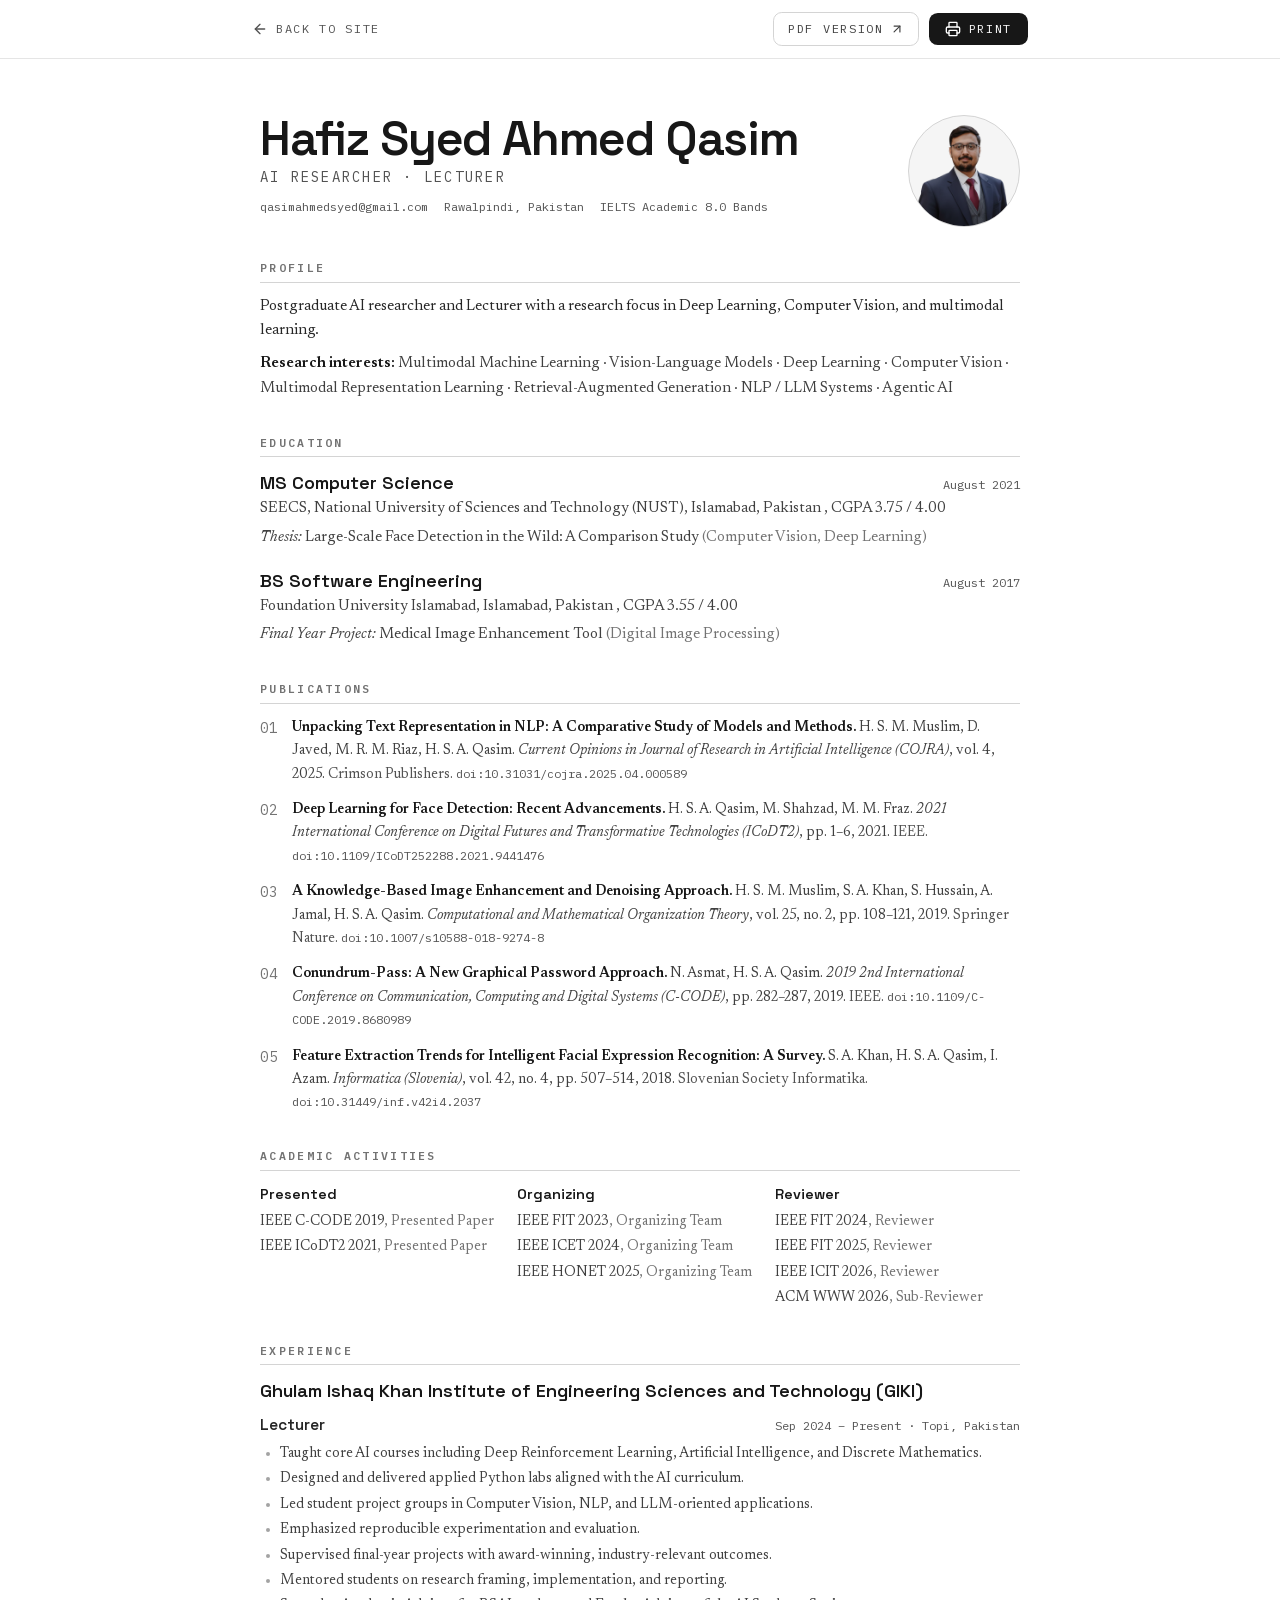
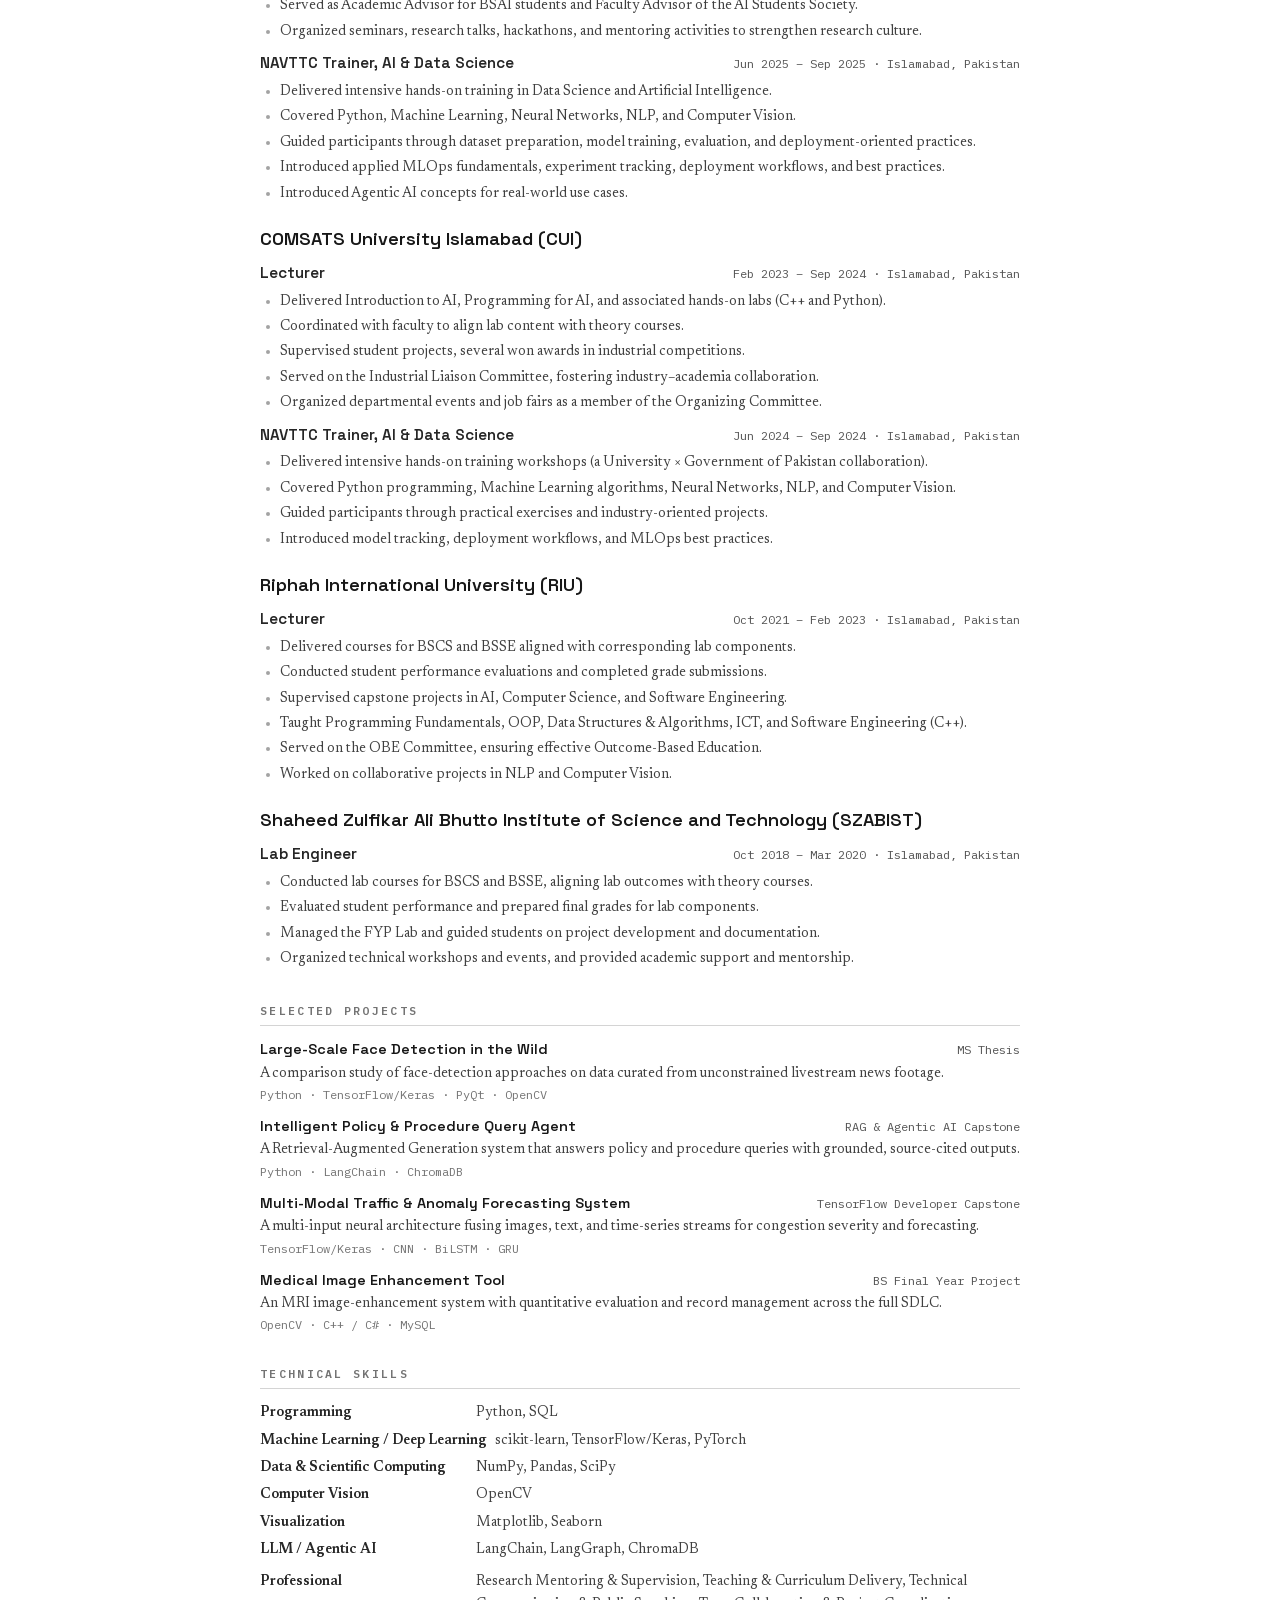
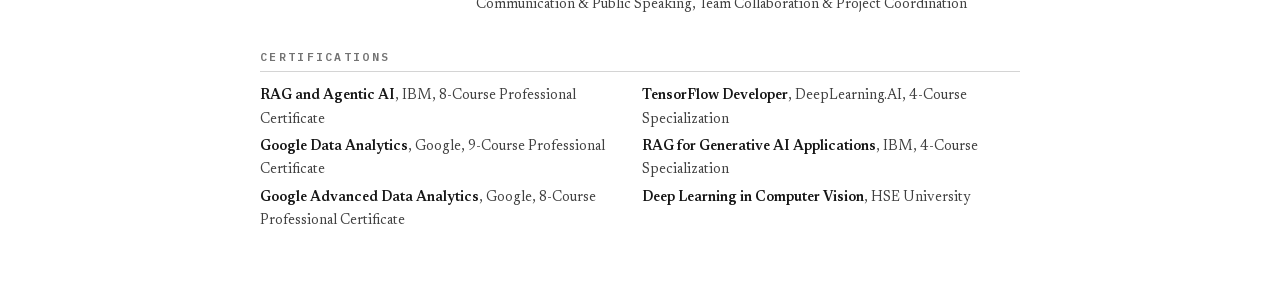
<file: cv/index.html>
<!DOCTYPE html><!--wrM_cc8BfqfQybkZH_apb--><html lang="en" class="__variable_dd5b2f __variable_328ff9 __variable_595324 dark"><head><meta charSet="utf-8"/><meta name="viewport" content="width=device-width, initial-scale=1"/><link rel="preload" href="/_next/static/media/36966cca54120369-s.p.woff2" as="font" crossorigin="" type="font/woff2"/><link rel="preload" href="/_next/static/media/4b9bb515ce6d026f-s.p.woff2" as="font" crossorigin="" type="font/woff2"/><link rel="preload" href="/_next/static/media/5611c55482296524-s.p.woff2" as="font" crossorigin="" type="font/woff2"/><link rel="preload" href="/_next/static/media/98e207f02528a563-s.p.woff2" as="font" crossorigin="" type="font/woff2"/><link rel="preload" href="/_next/static/media/d3ebbfd689654d3a-s.p.woff2" as="font" crossorigin="" type="font/woff2"/><link rel="preload" href="/_next/static/media/db96af6b531dc71f-s.p.woff2" as="font" crossorigin="" type="font/woff2"/><link rel="stylesheet" href="/_next/static/css/68adbb5b260048fd.css" data-precedence="next"/><link rel="preload" as="script" fetchPriority="low" href="/_next/static/chunks/webpack-736e749083cc679b.js"/><script src="/_next/static/chunks/4bd1b696-c023c6e3521b1417.js" async=""></script><script src="/_next/static/chunks/255-64e783496c90356a.js" async=""></script><script src="/_next/static/chunks/main-app-0761e36a4d7ddcba.js" async=""></script><script src="/_next/static/chunks/app/layout-8ec4b064c3245fdf.js" async=""></script><script src="/_next/static/chunks/619-ba102abea3e3d0e4.js" async=""></script><script src="/_next/static/chunks/524-f8453f9a4ae93465.js" async=""></script><script src="/_next/static/chunks/296-f727fdc182dfafff.js" async=""></script><script src="/_next/static/chunks/273-7df6eea0b7c8ebad.js" async=""></script><script src="/_next/static/chunks/app/page-20da05818e3baa09.js" async=""></script><script src="/_next/static/chunks/app/cv/page-332d4038b84e7ede.js" async=""></script><meta name="next-size-adjust" content=""/><meta name="theme-color" media="(prefers-color-scheme: dark)" content="#0B0A0D"/><meta name="theme-color" media="(prefers-color-scheme: light)" content="#F4F0E7"/><meta name="color-scheme" content="dark light"/><title>Curriculum Vitae, Hafiz Syed Ahmed Qasim</title><meta name="description" content="Curriculum Vitae of Hafiz Syed Ahmed Qasim, AI Researcher | Lecturer."/><meta name="application-name" content="Hafiz Syed Ahmed Qasim, Portfolio"/><meta name="author" content="Hafiz Syed Ahmed Qasim"/><meta name="keywords" content="Hafiz Syed Ahmed Qasim,AI Researcher,Deep Learning,Computer Vision,Machine Learning,NLP,Retrieval-Augmented Generation,Agentic AI,Lecturer,Pakistan"/><meta name="creator" content="Hafiz Syed Ahmed Qasim"/><meta name="robots" content="index, follow"/><meta name="category" content="technology"/><link rel="canonical" href="https://qasimahmedsyed.github.io/cv/"/><meta property="og:title" content="Curriculum Vitae, Hafiz Syed Ahmed Qasim"/><meta property="og:description" content="Curriculum Vitae of Hafiz Syed Ahmed Qasim, AI Researcher | Lecturer."/><meta property="og:url" content="https://qasimahmedsyed.github.io/cv/"/><meta name="twitter:card" content="summary_large_image"/><meta name="twitter:title" content="Hafiz Syed Ahmed Qasim, AI Researcher | Lecturer"/><meta name="twitter:description" content="Portfolio of Hafiz Syed Ahmed Qasim, an AI researcher and university lecturer specializing in Deep Learning, Computer Vision, multimodal learning, RAG, and Agentic AI."/><link rel="icon" href="/icon.png?8df2bcfe9051d652" type="image/png" sizes="512x512"/><script src="/_next/static/chunks/polyfills-42372ed130431b0a.js" noModule=""></script></head><body class="min-h-screen bg-background font-body text-foreground"><div hidden=""><!--$--><!--/$--></div><script>(function(){try{var s=localStorage.getItem('theme');var t=s==='light'||s==='dark'?s:(window.matchMedia('(prefers-color-scheme: light)').matches?'light':'dark');var e=document.documentElement;e.classList.toggle('dark',t==='dark');e.style.colorScheme=t;}catch(_){document.documentElement.classList.add('dark');}})();</script><noscript><style>[data-reveal]{opacity:1!important;transform:none!important;filter:none!important;}</style></noscript><a href="#main" class="sr-only focus:not-sr-only focus:fixed focus:left-4 focus:top-4 focus:z-[100] focus:rounded-md focus:bg-primary focus:px-4 focus:py-2 focus:font-mono focus:text-xs focus:uppercase focus:tracking-widest focus:text-primary-foreground">Skip to content</a><div class="cv-page min-h-screen bg-white text-neutral-900"><div class="no-print sticky top-0 z-50 border-b border-neutral-200 bg-white/90 backdrop-blur"><div class="mx-auto flex max-w-[840px] flex-wrap items-center justify-between gap-3 px-5 py-3 sm:px-8"><a class="inline-flex items-center gap-2 font-mono text-xs uppercase tracking-[0.14em] text-neutral-600 transition-colors hover:text-neutral-900" href="/"><svg xmlns="http://www.w3.org/2000/svg" width="24" height="24" viewBox="0 0 24 24" fill="none" stroke="currentColor" stroke-width="2" stroke-linecap="round" stroke-linejoin="round" class="lucide lucide-arrow-left h-4 w-4" aria-hidden="true"><path d="m12 19-7-7 7-7"></path><path d="M19 12H5"></path></svg>Back to site</a><div class="flex items-center gap-2.5"><a href="https://flowcv.com/resume/eijre8kf4s8j" target="_blank" rel="noopener noreferrer" class="inline-flex items-center gap-1.5 rounded-md border border-neutral-300 px-3.5 py-2 font-mono text-xs uppercase tracking-[0.14em] text-neutral-700 transition-colors hover:border-neutral-900 hover:text-neutral-900">PDF version<svg xmlns="http://www.w3.org/2000/svg" width="24" height="24" viewBox="0 0 24 24" fill="none" stroke="currentColor" stroke-width="2" stroke-linecap="round" stroke-linejoin="round" class="lucide lucide-arrow-up-right h-3.5 w-3.5" aria-hidden="true"><path d="M7 7h10v10"></path><path d="M7 17 17 7"></path></svg></a><button type="button" class="inline-flex items-center gap-2 rounded-md bg-neutral-900 px-4 py-2 font-mono text-xs uppercase tracking-[0.14em] text-white transition-colors hover:bg-neutral-700"><svg xmlns="http://www.w3.org/2000/svg" width="24" height="24" viewBox="0 0 24 24" fill="none" stroke="currentColor" stroke-width="2" stroke-linecap="round" stroke-linejoin="round" class="lucide lucide-printer h-4 w-4" aria-hidden="true"><path d="M6 18H4a2 2 0 0 1-2-2v-5a2 2 0 0 1 2-2h16a2 2 0 0 1 2 2v5a2 2 0 0 1-2 2h-2"></path><path d="M6 9V3a1 1 0 0 1 1-1h10a1 1 0 0 1 1 1v6"></path><rect x="6" y="14" width="12" height="8" rx="1"></rect></svg>Print</button></div></div></div><article class="mx-auto max-w-[840px] px-6 py-10 font-body text-[0.95rem] leading-relaxed sm:px-10 sm:py-14"><header class="cv-entry flex items-start justify-between gap-6"><div><h1 class="font-display text-4xl font-semibold tracking-tight text-neutral-900 sm:text-5xl">Hafiz Syed Ahmed Qasim</h1><p class="mt-1 font-mono text-sm uppercase tracking-[0.16em] text-neutral-600">AI Researcher · Lecturer</p><p class="mt-3 flex flex-wrap gap-x-4 gap-y-1 font-mono text-xs text-neutral-600"><span>qasimahmedsyed@gmail.com</span><span>Rawalpindi, Pakistan</span><span>IELTS Academic<!-- --> <!-- -->8.0 Bands</span></p></div><div class="relative h-24 w-24 shrink-0 overflow-hidden rounded-full border border-neutral-300 bg-neutral-100 [print-color-adjust:exact] sm:h-28 sm:w-28"><img alt="Hafiz Syed Ahmed Qasim portrait" loading="lazy" decoding="async" data-nimg="fill" class="object-cover object-top" style="position:absolute;height:100%;width:100%;left:0;top:0;right:0;bottom:0;color:transparent" src="/_next/static/media/HSAQ_PP.58f5efe7.png"/></div></header><section class="cv-entry mt-8"><h2 class="mb-1 font-mono text-[0.72rem] font-semibold uppercase tracking-[0.2em] text-neutral-500">Profile</h2><div class="mb-3 mt-1 h-px w-full bg-neutral-300"></div><p class="text-neutral-800">Postgraduate AI researcher and Lecturer with a research focus in Deep Learning, Computer Vision, and multimodal learning.</p><p class="mt-2 text-neutral-700"><span class="font-semibold text-neutral-900">Research interests: </span>Multimodal Machine Learning · Vision-Language Models · Deep Learning · Computer Vision · Multimodal Representation Learning · Retrieval-Augmented Generation · NLP / LLM Systems · Agentic AI</p></section><section class="mt-8"><h2 class="mb-1 font-mono text-[0.72rem] font-semibold uppercase tracking-[0.2em] text-neutral-500">Education</h2><div class="mb-3 mt-1 h-px w-full bg-neutral-300"></div><div class="space-y-4"><div class="cv-entry"><div class="flex flex-wrap items-baseline justify-between gap-x-4"><h3 class="font-display text-lg font-semibold text-neutral-900">MS Computer Science</h3><span class="font-mono text-xs text-neutral-600">August 2021</span></div><p class="text-neutral-700">SEECS, National University of Sciences and Technology (NUST)<!-- -->, <!-- -->Islamabad, Pakistan<!-- --> ,<!-- --> <span class="tabular-nums">CGPA <!-- -->3.75 / 4.00</span></p><p class="mt-1 text-neutral-700"><span class="italic">Thesis<!-- -->:</span> <!-- -->Large-Scale Face Detection in the Wild: A Comparison Study<!-- --> <span class="text-neutral-500">(<!-- -->Computer Vision, Deep Learning<!-- -->)</span></p></div><div class="cv-entry"><div class="flex flex-wrap items-baseline justify-between gap-x-4"><h3 class="font-display text-lg font-semibold text-neutral-900">BS Software Engineering</h3><span class="font-mono text-xs text-neutral-600">August 2017</span></div><p class="text-neutral-700">Foundation University Islamabad<!-- -->, <!-- -->Islamabad, Pakistan<!-- --> ,<!-- --> <span class="tabular-nums">CGPA <!-- -->3.55 / 4.00</span></p><p class="mt-1 text-neutral-700"><span class="italic">Final Year Project<!-- -->:</span> <!-- -->Medical Image Enhancement Tool<!-- --> <span class="text-neutral-500">(<!-- -->Digital Image Processing<!-- -->)</span></p></div></div></section><section class="mt-8"><h2 class="mb-1 font-mono text-[0.72rem] font-semibold uppercase tracking-[0.2em] text-neutral-500">Publications</h2><div class="mb-3 mt-1 h-px w-full bg-neutral-300"></div><ol class="space-y-3"><li class="cv-entry grid grid-cols-[1.5rem_1fr] gap-x-2 text-[0.9rem]"><span class="font-mono text-neutral-500">01</span><div><span class="font-semibold text-neutral-900">Unpacking Text Representation in NLP: A Comparative Study of Models and Methods<!-- -->. </span><span class="text-neutral-700">H. S. M. Muslim, D. Javed, M. R. M. Riaz, H. S. A. Qasim<!-- -->. </span><span class="italic text-neutral-700">Current Opinions in Journal of Research in Artificial Intelligence (COJRA)</span><span class="text-neutral-700">, vol. <!-- -->4</span><span class="text-neutral-700">, <!-- -->2025<!-- -->. </span><span class="text-neutral-600">Crimson Publishers<!-- -->. </span><a href="https://doi.org/10.31031/cojra.2025.04.000589" target="_blank" rel="noopener noreferrer" class="font-mono text-xs text-neutral-600">doi:<!-- -->10.31031/cojra.2025.04.000589</a></div></li><li class="cv-entry grid grid-cols-[1.5rem_1fr] gap-x-2 text-[0.9rem]"><span class="font-mono text-neutral-500">02</span><div><span class="font-semibold text-neutral-900">Deep Learning for Face Detection: Recent Advancements<!-- -->. </span><span class="text-neutral-700">H. S. A. Qasim, M. Shahzad, M. M. Fraz<!-- -->. </span><span class="italic text-neutral-700">2021 International Conference on Digital Futures and Transformative Technologies (ICoDT2)</span><span class="text-neutral-700">, pp. <!-- -->1–6</span><span class="text-neutral-700">, <!-- -->2021<!-- -->. </span><span class="text-neutral-600">IEEE<!-- -->. </span><a href="https://doi.org/10.1109/ICoDT252288.2021.9441476" target="_blank" rel="noopener noreferrer" class="font-mono text-xs text-neutral-600">doi:<!-- -->10.1109/ICoDT252288.2021.9441476</a></div></li><li class="cv-entry grid grid-cols-[1.5rem_1fr] gap-x-2 text-[0.9rem]"><span class="font-mono text-neutral-500">03</span><div><span class="font-semibold text-neutral-900">A Knowledge-Based Image Enhancement and Denoising Approach<!-- -->. </span><span class="text-neutral-700">H. S. M. Muslim, S. A. Khan, S. Hussain, A. Jamal, H. S. A. Qasim<!-- -->. </span><span class="italic text-neutral-700">Computational and Mathematical Organization Theory</span><span class="text-neutral-700">, vol. <!-- -->25</span><span class="text-neutral-700">, no. <!-- -->2</span><span class="text-neutral-700">, pp. <!-- -->108–121</span><span class="text-neutral-700">, <!-- -->2019<!-- -->. </span><span class="text-neutral-600">Springer Nature<!-- -->. </span><a href="https://doi.org/10.1007/s10588-018-9274-8" target="_blank" rel="noopener noreferrer" class="font-mono text-xs text-neutral-600">doi:<!-- -->10.1007/s10588-018-9274-8</a></div></li><li class="cv-entry grid grid-cols-[1.5rem_1fr] gap-x-2 text-[0.9rem]"><span class="font-mono text-neutral-500">04</span><div><span class="font-semibold text-neutral-900">Conundrum-Pass: A New Graphical Password Approach<!-- -->. </span><span class="text-neutral-700">N. Asmat, H. S. A. Qasim<!-- -->. </span><span class="italic text-neutral-700">2019 2nd International Conference on Communication, Computing and Digital Systems (C-CODE)</span><span class="text-neutral-700">, pp. <!-- -->282–287</span><span class="text-neutral-700">, <!-- -->2019<!-- -->. </span><span class="text-neutral-600">IEEE<!-- -->. </span><a href="https://doi.org/10.1109/C-CODE.2019.8680989" target="_blank" rel="noopener noreferrer" class="font-mono text-xs text-neutral-600">doi:<!-- -->10.1109/C-CODE.2019.8680989</a></div></li><li class="cv-entry grid grid-cols-[1.5rem_1fr] gap-x-2 text-[0.9rem]"><span class="font-mono text-neutral-500">05</span><div><span class="font-semibold text-neutral-900">Feature Extraction Trends for Intelligent Facial Expression Recognition: A Survey<!-- -->. </span><span class="text-neutral-700">S. A. Khan, H. S. A. Qasim, I. Azam<!-- -->. </span><span class="italic text-neutral-700">Informatica (Slovenia)</span><span class="text-neutral-700">, vol. <!-- -->42</span><span class="text-neutral-700">, no. <!-- -->4</span><span class="text-neutral-700">, pp. <!-- -->507–514</span><span class="text-neutral-700">, <!-- -->2018<!-- -->. </span><span class="text-neutral-600">Slovenian Society Informatika<!-- -->. </span><a href="https://doi.org/10.31449/inf.v42i4.2037" target="_blank" rel="noopener noreferrer" class="font-mono text-xs text-neutral-600">doi:<!-- -->10.31449/inf.v42i4.2037</a></div></li></ol></section><section class="cv-entry mt-8"><h2 class="mb-1 font-mono text-[0.72rem] font-semibold uppercase tracking-[0.2em] text-neutral-500">Academic Activities</h2><div class="mb-3 mt-1 h-px w-full bg-neutral-300"></div><div class="grid gap-3 text-[0.9rem] sm:grid-cols-3"><div><h3 class="font-semibold text-neutral-900">Presented</h3><ul class="mt-1 space-y-0.5 text-neutral-700"><li>IEEE C-CODE<!-- --> <!-- -->2019<span class="text-neutral-500">, <!-- -->Presented Paper</span></li><li>IEEE ICoDT2<!-- --> <!-- -->2021<span class="text-neutral-500">, <!-- -->Presented Paper</span></li></ul></div><div><h3 class="font-semibold text-neutral-900">Organizing</h3><ul class="mt-1 space-y-0.5 text-neutral-700"><li>IEEE FIT<!-- --> <!-- -->2023<span class="text-neutral-500">, <!-- -->Organizing Team</span></li><li>IEEE ICET<!-- --> <!-- -->2024<span class="text-neutral-500">, <!-- -->Organizing Team</span></li><li>IEEE HONET<!-- --> <!-- -->2025<span class="text-neutral-500">, <!-- -->Organizing Team</span></li></ul></div><div><h3 class="font-semibold text-neutral-900">Reviewer</h3><ul class="mt-1 space-y-0.5 text-neutral-700"><li>IEEE FIT<!-- --> <!-- -->2024<span class="text-neutral-500">, <!-- -->Reviewer</span></li><li>IEEE FIT<!-- --> <!-- -->2025<span class="text-neutral-500">, <!-- -->Reviewer</span></li><li>IEEE ICIT<!-- --> <!-- -->2026<span class="text-neutral-500">, <!-- -->Reviewer</span></li><li>ACM WWW<!-- --> <!-- -->2026<span class="text-neutral-500">, <!-- -->Sub-Reviewer</span></li></ul></div></div></section><section class="mt-8"><h2 class="mb-1 font-mono text-[0.72rem] font-semibold uppercase tracking-[0.2em] text-neutral-500">Experience</h2><div class="mb-3 mt-1 h-px w-full bg-neutral-300"></div><div class="space-y-5"><div class="cv-entry"><h3 class="font-display text-lg font-semibold text-neutral-900">Ghulam Ishaq Khan Institute of Engineering Sciences and Technology (GIKI)</h3><div class="cv-entry mt-2"><div class="flex flex-wrap items-baseline justify-between gap-x-4"><h4 class="font-semibold text-neutral-800">Lecturer</h4><span class="font-mono text-xs text-neutral-600">Sep 2024<!-- --> – <!-- -->Present<!-- --> · <!-- -->Topi, Pakistan</span></div><ul class="mt-1 list-disc space-y-0.5 pl-5 text-[0.9rem] text-neutral-700 marker:text-neutral-400"><li>Taught core AI courses including Deep Reinforcement Learning, Artificial Intelligence, and Discrete Mathematics.</li><li>Designed and delivered applied Python labs aligned with the AI curriculum.</li><li>Led student project groups in Computer Vision, NLP, and LLM-oriented applications.</li><li>Emphasized reproducible experimentation and evaluation.</li><li>Supervised final-year projects with award-winning, industry-relevant outcomes.</li><li>Mentored students on research framing, implementation, and reporting.</li><li>Served as Academic Advisor for BSAI students and Faculty Advisor of the AI Students Society.</li><li>Organized seminars, research talks, hackathons, and mentoring activities to strengthen research culture.</li></ul></div><div class="cv-entry mt-2"><div class="flex flex-wrap items-baseline justify-between gap-x-4"><h4 class="font-semibold text-neutral-800">NAVTTC Trainer, AI &amp; Data Science</h4><span class="font-mono text-xs text-neutral-600">Jun 2025<!-- --> – <!-- -->Sep 2025<!-- --> · <!-- -->Islamabad, Pakistan</span></div><ul class="mt-1 list-disc space-y-0.5 pl-5 text-[0.9rem] text-neutral-700 marker:text-neutral-400"><li>Delivered intensive hands-on training in Data Science and Artificial Intelligence.</li><li>Covered Python, Machine Learning, Neural Networks, NLP, and Computer Vision.</li><li>Guided participants through dataset preparation, model training, evaluation, and deployment-oriented practices.</li><li>Introduced applied MLOps fundamentals, experiment tracking, deployment workflows, and best practices.</li><li>Introduced Agentic AI concepts for real-world use cases.</li></ul></div></div><div class="cv-entry"><h3 class="font-display text-lg font-semibold text-neutral-900">COMSATS University Islamabad (CUI)</h3><div class="cv-entry mt-2"><div class="flex flex-wrap items-baseline justify-between gap-x-4"><h4 class="font-semibold text-neutral-800">Lecturer</h4><span class="font-mono text-xs text-neutral-600">Feb 2023<!-- --> – <!-- -->Sep 2024<!-- --> · <!-- -->Islamabad, Pakistan</span></div><ul class="mt-1 list-disc space-y-0.5 pl-5 text-[0.9rem] text-neutral-700 marker:text-neutral-400"><li>Delivered Introduction to AI, Programming for AI, and associated hands-on labs (C++ and Python).</li><li>Coordinated with faculty to align lab content with theory courses.</li><li>Supervised student projects, several won awards in industrial competitions.</li><li>Served on the Industrial Liaison Committee, fostering industry–academia collaboration.</li><li>Organized departmental events and job fairs as a member of the Organizing Committee.</li></ul></div><div class="cv-entry mt-2"><div class="flex flex-wrap items-baseline justify-between gap-x-4"><h4 class="font-semibold text-neutral-800">NAVTTC Trainer, AI &amp; Data Science</h4><span class="font-mono text-xs text-neutral-600">Jun 2024<!-- --> – <!-- -->Sep 2024<!-- --> · <!-- -->Islamabad, Pakistan</span></div><ul class="mt-1 list-disc space-y-0.5 pl-5 text-[0.9rem] text-neutral-700 marker:text-neutral-400"><li>Delivered intensive hands-on training workshops (a University × Government of Pakistan collaboration).</li><li>Covered Python programming, Machine Learning algorithms, Neural Networks, NLP, and Computer Vision.</li><li>Guided participants through practical exercises and industry-oriented projects.</li><li>Introduced model tracking, deployment workflows, and MLOps best practices.</li></ul></div></div><div class="cv-entry"><h3 class="font-display text-lg font-semibold text-neutral-900">Riphah International University (RIU)</h3><div class="cv-entry mt-2"><div class="flex flex-wrap items-baseline justify-between gap-x-4"><h4 class="font-semibold text-neutral-800">Lecturer</h4><span class="font-mono text-xs text-neutral-600">Oct 2021<!-- --> – <!-- -->Feb 2023<!-- --> · <!-- -->Islamabad, Pakistan</span></div><ul class="mt-1 list-disc space-y-0.5 pl-5 text-[0.9rem] text-neutral-700 marker:text-neutral-400"><li>Delivered courses for BSCS and BSSE aligned with corresponding lab components.</li><li>Conducted student performance evaluations and completed grade submissions.</li><li>Supervised capstone projects in AI, Computer Science, and Software Engineering.</li><li>Taught Programming Fundamentals, OOP, Data Structures &amp; Algorithms, ICT, and Software Engineering (C++).</li><li>Served on the OBE Committee, ensuring effective Outcome-Based Education.</li><li>Worked on collaborative projects in NLP and Computer Vision.</li></ul></div></div><div class="cv-entry"><h3 class="font-display text-lg font-semibold text-neutral-900">Shaheed Zulfikar Ali Bhutto Institute of Science and Technology (SZABIST)</h3><div class="cv-entry mt-2"><div class="flex flex-wrap items-baseline justify-between gap-x-4"><h4 class="font-semibold text-neutral-800">Lab Engineer</h4><span class="font-mono text-xs text-neutral-600">Oct 2018<!-- --> – <!-- -->Mar 2020<!-- --> · <!-- -->Islamabad, Pakistan</span></div><ul class="mt-1 list-disc space-y-0.5 pl-5 text-[0.9rem] text-neutral-700 marker:text-neutral-400"><li>Conducted lab courses for BSCS and BSSE, aligning lab outcomes with theory courses.</li><li>Evaluated student performance and prepared final grades for lab components.</li><li>Managed the FYP Lab and guided students on project development and documentation.</li><li>Organized technical workshops and events, and provided academic support and mentorship.</li></ul></div></div></div></section><section class="mt-8"><h2 class="mb-1 font-mono text-[0.72rem] font-semibold uppercase tracking-[0.2em] text-neutral-500">Selected Projects</h2><div class="mb-3 mt-1 h-px w-full bg-neutral-300"></div><div class="space-y-3"><div class="cv-entry text-[0.9rem]"><div class="flex flex-wrap items-baseline justify-between gap-x-4"><h3 class="font-semibold text-neutral-900">Large-Scale Face Detection in the Wild</h3><span class="font-mono text-xs text-neutral-600">MS Thesis</span></div><p class="text-neutral-700">A comparison study of face-detection approaches on data curated from unconstrained livestream news footage.</p><p class="mt-0.5 font-mono text-xs text-neutral-500">Python · TensorFlow/Keras · PyQt · OpenCV</p></div><div class="cv-entry text-[0.9rem]"><div class="flex flex-wrap items-baseline justify-between gap-x-4"><h3 class="font-semibold text-neutral-900">Intelligent Policy &amp; Procedure Query Agent</h3><span class="font-mono text-xs text-neutral-600">RAG &amp; Agentic AI Capstone</span></div><p class="text-neutral-700">A Retrieval-Augmented Generation system that answers policy and procedure queries with grounded, source-cited outputs.</p><p class="mt-0.5 font-mono text-xs text-neutral-500">Python · LangChain · ChromaDB</p></div><div class="cv-entry text-[0.9rem]"><div class="flex flex-wrap items-baseline justify-between gap-x-4"><h3 class="font-semibold text-neutral-900">Multi-Modal Traffic &amp; Anomaly Forecasting System</h3><span class="font-mono text-xs text-neutral-600">TensorFlow Developer Capstone</span></div><p class="text-neutral-700">A multi-input neural architecture fusing images, text, and time-series streams for congestion severity and forecasting.</p><p class="mt-0.5 font-mono text-xs text-neutral-500">TensorFlow/Keras · CNN · BiLSTM · GRU</p></div><div class="cv-entry text-[0.9rem]"><div class="flex flex-wrap items-baseline justify-between gap-x-4"><h3 class="font-semibold text-neutral-900">Medical Image Enhancement Tool</h3><span class="font-mono text-xs text-neutral-600">BS Final Year Project</span></div><p class="text-neutral-700">An MRI image-enhancement system with quantitative evaluation and record management across the full SDLC.</p><p class="mt-0.5 font-mono text-xs text-neutral-500">OpenCV · C++ / C# · MySQL</p></div></div></section><section class="cv-entry mt-8"><h2 class="mb-1 font-mono text-[0.72rem] font-semibold uppercase tracking-[0.2em] text-neutral-500">Technical Skills</h2><div class="mb-3 mt-1 h-px w-full bg-neutral-300"></div><dl class="space-y-1 text-[0.9rem]"><div class="flex gap-2"><dt class="min-w-[13rem] font-semibold text-neutral-800">Programming</dt><dd class="text-neutral-700">Python, SQL</dd></div><div class="flex gap-2"><dt class="min-w-[13rem] font-semibold text-neutral-800">Machine Learning / Deep Learning</dt><dd class="text-neutral-700">scikit-learn, TensorFlow/Keras, PyTorch</dd></div><div class="flex gap-2"><dt class="min-w-[13rem] font-semibold text-neutral-800">Data &amp; Scientific Computing</dt><dd class="text-neutral-700">NumPy, Pandas, SciPy</dd></div><div class="flex gap-2"><dt class="min-w-[13rem] font-semibold text-neutral-800">Computer Vision</dt><dd class="text-neutral-700">OpenCV</dd></div><div class="flex gap-2"><dt class="min-w-[13rem] font-semibold text-neutral-800">Visualization</dt><dd class="text-neutral-700">Matplotlib, Seaborn</dd></div><div class="flex gap-2"><dt class="min-w-[13rem] font-semibold text-neutral-800">LLM / Agentic AI</dt><dd class="text-neutral-700">LangChain, LangGraph, ChromaDB</dd></div><div class="flex gap-2 pt-1"><dt class="min-w-[13rem] font-semibold text-neutral-800">Professional</dt><dd class="text-neutral-700">Research Mentoring &amp; Supervision, Teaching &amp; Curriculum Delivery, Technical Communication &amp; Public Speaking, Team Collaboration &amp; Project Coordination</dd></div></dl></section><section class="cv-entry mt-8"><h2 class="mb-1 font-mono text-[0.72rem] font-semibold uppercase tracking-[0.2em] text-neutral-500">Certifications</h2><div class="mb-3 mt-1 h-px w-full bg-neutral-300"></div><ul class="grid gap-1 text-[0.9rem] sm:grid-cols-2"><li class="text-neutral-700"><span class="font-semibold text-neutral-900">RAG and Agentic AI</span>, <!-- -->IBM<!-- -->, 8-Course Professional Certificate</li><li class="text-neutral-700"><span class="font-semibold text-neutral-900">TensorFlow Developer</span>, <!-- -->DeepLearning.AI<!-- -->, 4-Course Specialization</li><li class="text-neutral-700"><span class="font-semibold text-neutral-900">Google Data Analytics</span>, <!-- -->Google<!-- -->, 9-Course Professional Certificate</li><li class="text-neutral-700"><span class="font-semibold text-neutral-900">RAG for Generative AI Applications</span>, <!-- -->IBM<!-- -->, 4-Course Specialization</li><li class="text-neutral-700"><span class="font-semibold text-neutral-900">Google Advanced Data Analytics</span>, <!-- -->Google<!-- -->, 8-Course Professional Certificate</li><li class="text-neutral-700"><span class="font-semibold text-neutral-900">Deep Learning in Computer Vision</span>, <!-- -->HSE University</li></ul></section></article></div><!--$--><!--/$--><script type="application/ld+json">{"@context":"https://schema.org","@type":"Person","name":"Hafiz Syed Ahmed Qasim","jobTitle":"AI Researcher, Lecturer","description":"Portfolio of Hafiz Syed Ahmed Qasim, an AI researcher and university lecturer specializing in Deep Learning, Computer Vision, multimodal learning, RAG, and Agentic AI.","url":"https://qasimahmedsyed.github.io","image":"https://qasimahmedsyed.github.io/HSAQ_PP.png","address":{"@type":"PostalAddress","addressLocality":"Rawalpindi","addressCountry":"PK"},"knowsAbout":["Multimodal Machine Learning","Vision-Language Models","Deep Learning","Computer Vision","Multimodal Representation Learning","Retrieval-Augmented Generation","NLP / LLM Systems","Agentic AI"],"alumniOf":[{"@type":"CollegeOrUniversity","name":"SEECS, National University of Sciences and Technology (NUST)"},{"@type":"CollegeOrUniversity","name":"Foundation University Islamabad"}],"worksFor":{"@type":"CollegeOrUniversity","name":"Ghulam Ishaq Khan Institute of Engineering Sciences and Technology (GIKI)"},"sameAs":["https://linkedin.com/in/syed-ahmed-qasim","https://github.com/qasimahmedsyed","https://scholar.google.com/citations?user=rvl3XwgAAAAJ&hl","https://orcid.org/0000-0001-7494-1493","https://www.credly.com/users/hafiz-syed-ahmed-qasim"]}</script><script src="/_next/static/chunks/webpack-736e749083cc679b.js" id="_R_" async=""></script><script>(self.__next_f=self.__next_f||[]).push([0])</script><script>self.__next_f.push([1,"1:\"$Sreact.fragment\"\n2:I[2288,[\"177\",\"static/chunks/app/layout-8ec4b064c3245fdf.js\"],\"ThemeProvider\"]\n3:I[9766,[],\"\"]\n4:I[8924,[],\"\"]\n21:I[7150,[],\"\"]\n:HL[\"/_next/static/media/36966cca54120369-s.p.woff2\",\"font\",{\"crossOrigin\":\"\",\"type\":\"font/woff2\"}]\n:HL[\"/_next/static/media/4b9bb515ce6d026f-s.p.woff2\",\"font\",{\"crossOrigin\":\"\",\"type\":\"font/woff2\"}]\n:HL[\"/_next/static/media/5611c55482296524-s.p.woff2\",\"font\",{\"crossOrigin\":\"\",\"type\":\"font/woff2\"}]\n:HL[\"/_next/static/media/98e207f02528a563-s.p.woff2\",\"font\",{\"crossOrigin\":\"\",\"type\":\"font/woff2\"}]\n:HL[\"/_next/static/media/d3ebbfd689654d3a-s.p.woff2\",\"font\",{\"crossOrigin\":\"\",\"type\":\"font/woff2\"}]\n:HL[\"/_next/static/media/db96af6b531dc71f-s.p.woff2\",\"font\",{\"crossOrigin\":\"\",\"type\":\"font/woff2\"}]\n:HL[\"/_next/static/css/68adbb5b260048fd.css\",\"style\"]\n"])</script><script>self.__next_f.push([1,"0:{\"P\":null,\"b\":\"wrM_cc8BfqfQybkZH_apb\",\"p\":\"\",\"c\":[\"\",\"cv\",\"\"],\"i\":false,\"f\":[[[\"\",{\"children\":[\"cv\",{\"children\":[\"__PAGE__\",{}]}]},\"$undefined\",\"$undefined\",true],[\"\",[\"$\",\"$1\",\"c\",{\"children\":[[[\"$\",\"link\",\"0\",{\"rel\":\"stylesheet\",\"href\":\"/_next/static/css/68adbb5b260048fd.css\",\"precedence\":\"next\",\"crossOrigin\":\"$undefined\",\"nonce\":\"$undefined\"}]],[\"$\",\"html\",null,{\"lang\":\"en\",\"className\":\"__variable_dd5b2f __variable_328ff9 __variable_595324 dark\",\"suppressHydrationWarning\":true,\"children\":[\"$\",\"body\",null,{\"className\":\"min-h-screen bg-background font-body text-foreground\",\"children\":[[\"$\",\"script\",null,{\"dangerouslySetInnerHTML\":{\"__html\":\"(function(){try{var s=localStorage.getItem('theme');var t=s==='light'||s==='dark'?s:(window.matchMedia('(prefers-color-scheme: light)').matches?'light':'dark');var e=document.documentElement;e.classList.toggle('dark',t==='dark');e.style.colorScheme=t;}catch(_){document.documentElement.classList.add('dark');}})();\"}}],[\"$\",\"noscript\",null,{\"children\":[\"$\",\"style\",null,{\"children\":\"[data-reveal]{opacity:1!important;transform:none!important;filter:none!important;}\"}]}],[\"$\",\"a\",null,{\"href\":\"#main\",\"className\":\"sr-only focus:not-sr-only focus:fixed focus:left-4 focus:top-4 focus:z-[100] focus:rounded-md focus:bg-primary focus:px-4 focus:py-2 focus:font-mono focus:text-xs focus:uppercase focus:tracking-widest focus:text-primary-foreground\",\"children\":\"Skip to content\"}],[\"$\",\"$L2\",null,{\"children\":[\"$\",\"$L3\",null,{\"parallelRouterKey\":\"children\",\"error\":\"$undefined\",\"errorStyles\":\"$undefined\",\"errorScripts\":\"$undefined\",\"template\":[\"$\",\"$L4\",null,{}],\"templateStyles\":\"$undefined\",\"templateScripts\":\"$undefined\",\"notFound\":[[\"$\",\"main\",null,{\"className\":\"relative flex min-h-screen flex-col items-center justify-center overflow-hidden px-6 text-center\",\"children\":[[\"$\",\"div\",null,{\"className\":\"pointer-events-none absolute inset-0 -z-10 flex items-center justify-center\",\"aria-hidden\":\"true\",\"children\":[\"$\",\"svg\",null,{\"viewBox\":\"0 0 400 400\",\"className\":\"text-primary h-[80vw] max-h-[560px] w-[80vw] max-w-[560px] opacity-[0.07]\",\"fill\":\"none\",\"aria-hidden\":true,\"role\":\"$undefined\",\"children\":[null,[\"$\",\"g\",null,{\"stroke\":\"currentColor\",\"strokeWidth\":1,\"className\":\"origin-center\",\"style\":{\"transformBox\":\"fill-box\"},\"children\":[[\"$\",\"polygon\",null,{\"points\":\"200.00,10.00 334.35,65.65 390.00,200.00 334.35,334.35 200.00,390.00 65.65,334.35 10.00,200.00 65.65,65.65\",\"strokeOpacity\":0.55}],[\"$\",\"polygon\",null,{\"points\":\"200.00,80.00 284.85,115.15 320.00,200.00 284.85,284.85 200.00,320.00 115.15,284.85 80.00,200.00 115.15,115.15\",\"strokeOpacity\":0.4}],[[\"$\",\"line\",\"blade-0\",{\"x1\":\"200.00\",\"y1\":\"10.00\",\"x2\":\"284.85\",\"y2\":\"115.15\",\"strokeOpacity\":0.5}],[\"$\",\"line\",\"blade-1\",{\"x1\":\"334.35\",\"y1\":\"65.65\",\"x2\":\"320.00\",\"y2\":\"200.00\",\"strokeOpacity\":0.5}],[\"$\",\"line\",\"blade-2\",{\"x1\":\"390.00\",\"y1\":\"200.00\",\"x2\":\"284.85\",\"y2\":\"284.85\",\"strokeOpacity\":0.5}],[\"$\",\"line\",\"blade-3\",{\"x1\":\"334.35\",\"y1\":\"334.35\",\"x2\":\"200.00\",\"y2\":\"320.00\",\"strokeOpacity\":0.5}],[\"$\",\"line\",\"blade-4\",{\"x1\":\"200.00\",\"y1\":\"390.00\",\"x2\":\"115.15\",\"y2\":\"284.85\",\"strokeOpacity\":0.5}],[\"$\",\"line\",\"blade-5\",{\"x1\":\"65.65\",\"y1\":\"334.35\",\"x2\":\"80.00\",\"y2\":\"200.00\",\"strokeOpacity\":0.5}],[\"$\",\"line\",\"blade-6\",{\"x1\":\"10.00\",\"y1\":\"200.00\",\"x2\":\"115.15\",\"y2\":\"115.15\",\"strokeOpacity\":0.5}],[\"$\",\"line\",\"blade-7\",{\"x1\":\"65.65\",\"y1\":\"65.65\",\"x2\":\"200.00\",\"y2\":\"80.00\",\"strokeOpacity\":0.5}]],[\"$\",\"polygon\",null,{\"points\":\"229.85,127.94 272.06,170.15 272.06,229.85 229.85,272.06 170.15,272.06 127.94,229.85 127.94,170.15 170.15,127.94\",\"strokeOpacity\":0.65}]]}],[[\"$\",\"circle\",\"dot-0\",{\"cx\":120,\"cy\":152,\"r\":1.2,\"fill\":\"currentColor\",\"fillOpacity\":0.09}],[\"$\",\"circle\",\"dot-1\",{\"cx\":120,\"cy\":184,\"r\":1.2,\"fill\":\"currentColor\",\"fillOpacity\":0.09}],[\"$\",\"circle\",\"dot-2\",{\"cx\":120,\"cy\":216,\"r\":1.2,\"fill\":\"currentColor\",\"fillOpacity\":0.09}],[\"$\",\"circle\",\"dot-3\",{\"cx\":120,\"cy\":248,\"r\":1.2,\"fill\":\"currentColor\",\"fillOpacity\":0.09}],[\"$\",\"circle\",\"dot-4\",{\"cx\":152,\"cy\":120,\"r\":1.2,\"fill\":\"currentColor\",\"fillOpacity\":0.09}],[\"$\",\"circle\",\"dot-5\",{\"cx\":152,\"cy\":152,\"r\":1.2,\"fill\":\"currentColor\",\"fillOpacity\":0.09}],[\"$\",\"circle\",\"dot-6\",{\"cx\":152,\"cy\":184,\"r\":1.2,\"fill\":\"currentColor\",\"fillOpacity\":0.09}],[\"$\",\"circle\",\"dot-7\",{\"cx\":152,\"cy\":216,\"r\":1.2,\"fill\":\"currentColor\",\"fillOpacity\":0.09}],[\"$\",\"circle\",\"dot-8\",{\"cx\":152,\"cy\":248,\"r\":1.2,\"fill\":\"currentColor\",\"fillOpacity\":0.09}],[\"$\",\"circle\",\"dot-9\",{\"cx\":152,\"cy\":280,\"r\":1.2,\"fill\":\"currentColor\",\"fillOpacity\":0.09}],[\"$\",\"circle\",\"dot-10\",{\"cx\":184,\"cy\":120,\"r\":1.2,\"fill\":\"currentColor\",\"fillOpacity\":0.09}],[\"$\",\"circle\",\"dot-11\",{\"cx\":184,\"cy\":152,\"r\":1.2,\"fill\":\"currentColor\",\"fillOpacity\":0.09}],[\"$\",\"circle\",\"dot-12\",{\"cx\":184,\"cy\":184,\"r\":1.2,\"fill\":\"currentColor\",\"fillOpacity\":0.09}],\"$L5\",\"$L6\",\"$L7\",\"$L8\",\"$L9\",\"$La\",\"$Lb\",\"$Lc\",\"$Ld\",\"$Le\",\"$Lf\",\"$L10\",\"$L11\",\"$L12\",\"$L13\",\"$L14\",\"$L15\",\"$L16\",\"$L17\"],\"$L18\"]}]}],\"$L19\",\"$L1a\",\"$L1b\",\"$L1c\"]}],[]],\"forbidden\":\"$undefined\",\"unauthorized\":\"$undefined\"}]}],\"$L1d\"]}]}]]}],{\"children\":[\"cv\",\"$L1e\",{\"children\":[\"__PAGE__\",\"$L1f\",{},null,false]},null,false]},null,false],\"$L20\",false]],\"m\":\"$undefined\",\"G\":[\"$21\",[]],\"s\":false,\"S\":true}\n"])</script><script>self.__next_f.push([1,"22:I[2619,[\"619\",\"static/chunks/619-ba102abea3e3d0e4.js\",\"524\",\"static/chunks/524-f8453f9a4ae93465.js\",\"296\",\"static/chunks/296-f727fdc182dfafff.js\",\"273\",\"static/chunks/273-7df6eea0b7c8ebad.js\",\"974\",\"static/chunks/app/page-20da05818e3baa09.js\"],\"\"]\n24:I[8541,[\"619\",\"static/chunks/619-ba102abea3e3d0e4.js\",\"524\",\"static/chunks/524-f8453f9a4ae93465.js\",\"273\",\"static/chunks/273-7df6eea0b7c8ebad.js\",\"402\",\"static/chunks/app/cv/page-332d4038b84e7ede.js\"],\"PrintBar\"]\n25:I[1356,[\"619\",\"static/chunks/619-ba102abea3e3d0e4.js\",\"524\",\"static/chunks/524-f8453f9a4ae93465.js\",\"273\",\"static/chunks/273-7df6eea0b7c8ebad.js\",\"402\",\"static/chunks/app/cv/page-332d4038b84e7ede.js\"],\"Image\"]\n30:I[4431,[],\"ViewportBoundary\"]\n32:I[4431,[],\"MetadataBoundary\"]\n33:\"$Sreact.suspense\"\n5:[\"$\",\"circle\",\"dot-13\",{\"cx\":184,\"cy\":216,\"r\":1.2,\"fill\":\"currentColor\",\"fillOpacity\":0.09}]\n6:[\"$\",\"circle\",\"dot-14\",{\"cx\":184,\"cy\":248,\"r\":1.2,\"fill\":\"currentColor\",\"fillOpacity\":0.09}]\n7:[\"$\",\"circle\",\"dot-15\",{\"cx\":184,\"cy\":280,\"r\":1.2,\"fill\":\"currentColor\",\"fillOpacity\":0.09}]\n8:[\"$\",\"circle\",\"dot-16\",{\"cx\":216,\"cy\":120,\"r\":1.2,\"fill\":\"currentColor\",\"fillOpacity\":0.09}]\n9:[\"$\",\"circle\",\"dot-17\",{\"cx\":216,\"cy\":152,\"r\":1.2,\"fill\":\"currentColor\",\"fillOpacity\":0.09}]\na:[\"$\",\"circle\",\"dot-18\",{\"cx\":216,\"cy\":184,\"r\":1.2,\"fill\":\"currentColor\",\"fillOpacity\":0.09}]\nb:[\"$\",\"circle\",\"dot-19\",{\"cx\":216,\"cy\":216,\"r\":1.2,\"fill\":\"currentColor\",\"fillOpacity\":0.09}]\nc:[\"$\",\"circle\",\"dot-20\",{\"cx\":216,\"cy\":248,\"r\":1.2,\"fill\":\"currentColor\",\"fillOpacity\":0.09}]\nd:[\"$\",\"circle\",\"dot-21\",{\"cx\":216,\"cy\":280,\"r\":1.2,\"fill\":\"currentColor\",\"fillOpacity\":0.09}]\ne:[\"$\",\"circle\",\"dot-22\",{\"cx\":248,\"cy\":120,\"r\":1.2,\"fill\":\"currentColor\",\"fillOpacity\":0.09}]\nf:[\"$\",\"circle\",\"dot-23\",{\"cx\":248,\"cy\":152,\"r\":1.2,\"fill\":\"currentColor\",\"fillOpacity\":0.09}]\n10:[\"$\",\"circle\",\"dot-24\",{\"cx\":248,\"cy\":184,\"r\":1.2,\"fill\":\"currentColor\",\"fillOpacity\":0.09}]\n11:[\"$\",\"circle\",\"dot-25\",{\"cx\":248,\"cy\":216,\"r\":1.2,\"fill\":\"currentColor\",\"fillOpacity\":0.09}]\n12:[\"$\",\"circle\",\"dot-26\",{\"cx\":248,\"cy\":24"])</script><script>self.__next_f.push([1,"8,\"r\":1.2,\"fill\":\"currentColor\",\"fillOpacity\":0.09}]\n13:[\"$\",\"circle\",\"dot-27\",{\"cx\":248,\"cy\":280,\"r\":1.2,\"fill\":\"currentColor\",\"fillOpacity\":0.09}]\n14:[\"$\",\"circle\",\"dot-28\",{\"cx\":280,\"cy\":152,\"r\":1.2,\"fill\":\"currentColor\",\"fillOpacity\":0.09}]\n15:[\"$\",\"circle\",\"dot-29\",{\"cx\":280,\"cy\":184,\"r\":1.2,\"fill\":\"currentColor\",\"fillOpacity\":0.09}]\n16:[\"$\",\"circle\",\"dot-30\",{\"cx\":280,\"cy\":216,\"r\":1.2,\"fill\":\"currentColor\",\"fillOpacity\":0.09}]\n17:[\"$\",\"circle\",\"dot-31\",{\"cx\":280,\"cy\":248,\"r\":1.2,\"fill\":\"currentColor\",\"fillOpacity\":0.09}]\n"])</script><script>self.__next_f.push([1,"18:[\"$\",\"g\",null,{\"children\":[[[\"$\",\"path\",\"edge-0\",{\"d\":\"M168,152 Q186,180 244,176\",\"stroke\":\"currentColor\",\"strokeWidth\":1,\"strokeOpacity\":0.35}],[\"$\",\"path\",\"edge-1\",{\"d\":\"M244,176 Q210,236 232,252\",\"stroke\":\"currentColor\",\"strokeWidth\":1,\"strokeOpacity\":0.35}],[\"$\",\"path\",\"edge-2\",{\"d\":\"M156,236 Q168,206 168,152\",\"stroke\":\"currentColor\",\"strokeWidth\":1,\"strokeOpacity\":0.35}]],[[\"$\",\"circle\",\"node-0\",{\"cx\":168,\"cy\":152,\"r\":2.4,\"fill\":\"currentColor\",\"fillOpacity\":0.8}],[\"$\",\"circle\",\"node-1\",{\"cx\":244,\"cy\":176,\"r\":2.4,\"fill\":\"currentColor\",\"fillOpacity\":0.8}],[\"$\",\"circle\",\"node-2\",{\"cx\":156,\"cy\":236,\"r\":2.4,\"fill\":\"currentColor\",\"fillOpacity\":0.8}],[\"$\",\"circle\",\"node-3\",{\"cx\":232,\"cy\":252,\"r\":2.4,\"fill\":\"currentColor\",\"fillOpacity\":0.8}]]]}]\n"])</script><script>self.__next_f.push([1,"19:[\"$\",\"p\",null,{\"className\":\"mono-label text-primary\",\"children\":\"Error 404\"}]\n1a:[\"$\",\"h1\",null,{\"className\":\"mt-4 font-display text-5xl font-medium tracking-tight text-foreground sm:text-6xl\",\"children\":\"Out of frame\"}]\n1b:[\"$\",\"p\",null,{\"className\":\"mt-4 max-w-md font-body text-lg text-text-secondary\",\"children\":\"This page could not be detected. It may have moved, or never existed.\"}]\n1c:[\"$\",\"$L22\",null,{\"href\":\"/\",\"className\":\"mt-8 inline-flex items-center gap-2 rounded-md bg-primary px-6 py-3 font-mono text-xs uppercase tracking-[0.16em] text-primary-foreground transition-colors hover:bg-primary-hover\",\"children\":\"Return home\"}]\n23:T4e5,"])</script><script>self.__next_f.push([1,"{\"@context\":\"https://schema.org\",\"@type\":\"Person\",\"name\":\"Hafiz Syed Ahmed Qasim\",\"jobTitle\":\"AI Researcher, Lecturer\",\"description\":\"Portfolio of Hafiz Syed Ahmed Qasim, an AI researcher and university lecturer specializing in Deep Learning, Computer Vision, multimodal learning, RAG, and Agentic AI.\",\"url\":\"https://qasimahmedsyed.github.io\",\"image\":\"https://qasimahmedsyed.github.io/HSAQ_PP.png\",\"address\":{\"@type\":\"PostalAddress\",\"addressLocality\":\"Rawalpindi\",\"addressCountry\":\"PK\"},\"knowsAbout\":[\"Multimodal Machine Learning\",\"Vision-Language Models\",\"Deep Learning\",\"Computer Vision\",\"Multimodal Representation Learning\",\"Retrieval-Augmented Generation\",\"NLP / LLM Systems\",\"Agentic AI\"],\"alumniOf\":[{\"@type\":\"CollegeOrUniversity\",\"name\":\"SEECS, National University of Sciences and Technology (NUST)\"},{\"@type\":\"CollegeOrUniversity\",\"name\":\"Foundation University Islamabad\"}],\"worksFor\":{\"@type\":\"CollegeOrUniversity\",\"name\":\"Ghulam Ishaq Khan Institute of Engineering Sciences and Technology (GIKI)\"},\"sameAs\":[\"https://linkedin.com/in/syed-ahmed-qasim\",\"https://github.com/qasimahmedsyed\",\"https://scholar.google.com/citations?user=rvl3XwgAAAAJ\u0026hl\",\"https://orcid.org/0000-0001-7494-1493\",\"https://www.credly.com/users/hafiz-syed-ahmed-qasim\"]}"])</script><script>self.__next_f.push([1,"1d:[\"$\",\"script\",null,{\"type\":\"application/ld+json\",\"dangerouslySetInnerHTML\":{\"__html\":\"$23\"}}]\n1e:[\"$\",\"$1\",\"c\",{\"children\":[null,[\"$\",\"$L3\",null,{\"parallelRouterKey\":\"children\",\"error\":\"$undefined\",\"errorStyles\":\"$undefined\",\"errorScripts\":\"$undefined\",\"template\":[\"$\",\"$L4\",null,{}],\"templateStyles\":\"$undefined\",\"templateScripts\":\"$undefined\",\"notFound\":\"$undefined\",\"forbidden\":\"$undefined\",\"unauthorized\":\"$undefined\"}]]}]\n"])</script><script>self.__next_f.push([1,"1f:[\"$\",\"$1\",\"c\",{\"children\":[[\"$\",\"div\",null,{\"className\":\"cv-page min-h-screen bg-white text-neutral-900\",\"children\":[[\"$\",\"$L24\",null,{}],[\"$\",\"article\",null,{\"className\":\"mx-auto max-w-[840px] px-6 py-10 font-body text-[0.95rem] leading-relaxed sm:px-10 sm:py-14\",\"children\":[[\"$\",\"header\",null,{\"className\":\"cv-entry flex items-start justify-between gap-6\",\"children\":[[\"$\",\"div\",null,{\"children\":[[\"$\",\"h1\",null,{\"className\":\"font-display text-4xl font-semibold tracking-tight text-neutral-900 sm:text-5xl\",\"children\":\"Hafiz Syed Ahmed Qasim\"}],[\"$\",\"p\",null,{\"className\":\"mt-1 font-mono text-sm uppercase tracking-[0.16em] text-neutral-600\",\"children\":\"AI Researcher · Lecturer\"}],[\"$\",\"p\",null,{\"className\":\"mt-3 flex flex-wrap gap-x-4 gap-y-1 font-mono text-xs text-neutral-600\",\"children\":[[\"$\",\"span\",null,{\"children\":\"qasimahmedsyed@gmail.com\"}],[\"$\",\"span\",null,{\"children\":\"Rawalpindi, Pakistan\"}],[\"$\",\"span\",null,{\"children\":[\"IELTS Academic\",\" \",\"8.0 Bands\"]}]]}]]}],[\"$\",\"div\",null,{\"className\":\"relative h-24 w-24 shrink-0 overflow-hidden rounded-full border border-neutral-300 bg-neutral-100 [print-color-adjust:exact] sm:h-28 sm:w-28\",\"children\":[\"$\",\"$L25\",null,{\"src\":{\"src\":\"/_next/static/media/HSAQ_PP.58f5efe7.png\",\"height\":1024,\"width\":1024,\"blurDataURL\":\"[data-uri]\",\"blurWidth\":8,\"blurHeight\":8},\"alt\":\"Hafiz Syed Ahmed Qasim portrait\",\"fill\":true,\"sizes\":\"112px\",\"className\":\"object-cover object-top\"}]}]]}],[\"$\",\"section\",null,{\"className\":\"cv-entry mt-8\",\"children\":[[\"$\",\"h2\",null,{\"className\":\"mb-1 font-mono text-[0.72rem] font-semibold uppercase tracking-[0.2em] text-neutral-500\",\"children\":\"Profile\"}],[\"$\",\"div\",null,{\"className\":\"mb-3 mt-1 h-px w-full bg-neutral-300\"}],[\"$\",\"p\",null,{\"className\":\"text-neutral-800\",\"children\":\"Postgraduate AI researcher and Lecturer with a research focus in Deep Learning, Computer Vision, and multimodal learning.\"}],[\"$\",\"p\",null,{\"className\":\"mt-2 text-neutral-700\",\"children\":[[\"$\",\"span\",null,{\"className\":\"font-semibold text-neutral-900\",\"children\":\"Research interests: \"}],\"Multimodal Machine Learning · Vision-Language Models · Deep Learning · Computer Vision · Multimodal Representation Learning · Retrieval-Augmented Generation · NLP / LLM Systems · Agentic AI\"]}]]}],[\"$\",\"section\",null,{\"className\":\"mt-8\",\"children\":[[\"$\",\"h2\",null,{\"className\":\"mb-1 font-mono text-[0.72rem] font-semibold uppercase tracking-[0.2em] text-neutral-500\",\"children\":\"Education\"}],[\"$\",\"div\",null,{\"className\":\"mb-3 mt-1 h-px w-full bg-neutral-300\"}],[\"$\",\"div\",null,{\"className\":\"space-y-4\",\"children\":[[\"$\",\"div\",\"mscs-nust\",{\"className\":\"cv-entry\",\"children\":[[\"$\",\"div\",null,{\"className\":\"flex flex-wrap items-baseline justify-between gap-x-4\",\"children\":[[\"$\",\"h3\",null,{\"className\":\"font-display text-lg font-semibold text-neutral-900\",\"children\":\"MS Computer Science\"}],[\"$\",\"span\",null,{\"className\":\"font-mono text-xs text-neutral-600\",\"children\":\"August 2021\"}]]}],[\"$\",\"p\",null,{\"className\":\"text-neutral-700\",\"children\":[\"SEECS, National University of Sciences and Technology (NUST)\",\", \",\"Islamabad, Pakistan\",\" ,\",\" \",[\"$\",\"span\",null,{\"className\":\"tabular-nums\",\"children\":[\"CGPA \",\"3.75 / 4.00\"]}]]}],[\"$\",\"p\",null,{\"className\":\"mt-1 text-neutral-700\",\"children\":[[\"$\",\"span\",null,{\"className\":\"italic\",\"children\":[\"Thesis\",\":\"]}],\" \",\"Large-Scale Face Detection in the Wild: A Comparison Study\",\" \",[\"$\",\"span\",null,{\"className\":\"text-neutral-500\",\"children\":[\"(\",\"Computer Vision, Deep Learning\",\")\"]}]]}]]}],[\"$\",\"div\",\"bsse-foundation\",{\"className\":\"cv-entry\",\"children\":[[\"$\",\"div\",null,{\"className\":\"flex flex-wrap items-baseline justify-between gap-x-4\",\"children\":[[\"$\",\"h3\",null,{\"className\":\"font-display text-lg font-semibold text-neutral-900\",\"children\":\"BS Software Engineering\"}],\"$L26\"]}],\"$L27\",\"$L28\"]}]]}]]}],\"$L29\",\"$L2a\",\"$L2b\",\"$L2c\",\"$L2d\",\"$L2e\"]}]]}],null,\"$L2f\"]}]\n"])</script><script>self.__next_f.push([1,"20:[\"$\",\"$1\",\"h\",{\"children\":[null,[[\"$\",\"$L30\",null,{\"children\":\"$L31\"}],[\"$\",\"meta\",null,{\"name\":\"next-size-adjust\",\"content\":\"\"}]],[\"$\",\"$L32\",null,{\"children\":[\"$\",\"div\",null,{\"hidden\":true,\"children\":[\"$\",\"$33\",null,{\"fallback\":null,\"children\":\"$L34\"}]}]}]]}]\n"])</script><script>self.__next_f.push([1,"40:I[4431,[],\"OutletBoundary\"]\n42:I[5278,[],\"AsyncMetadataOutlet\"]\n26:[\"$\",\"span\",null,{\"className\":\"font-mono text-xs text-neutral-600\",\"children\":\"August 2017\"}]\n27:[\"$\",\"p\",null,{\"className\":\"text-neutral-700\",\"children\":[\"Foundation University Islamabad\",\", \",\"Islamabad, Pakistan\",\" ,\",\" \",[\"$\",\"span\",null,{\"className\":\"tabular-nums\",\"children\":[\"CGPA \",\"3.55 / 4.00\"]}]]}]\n28:[\"$\",\"p\",null,{\"className\":\"mt-1 text-neutral-700\",\"children\":[[\"$\",\"span\",null,{\"className\":\"italic\",\"children\":[\"Final Year Project\",\":\"]}],\" \",\"Medical Image Enhancement Tool\",\" \",[\"$\",\"span\",null,{\"className\":\"text-neutral-500\",\"children\":[\"(\",\"Digital Image Processing\",\")\"]}]]}]\n"])</script><script>self.__next_f.push([1,"29:[\"$\",\"section\",null,{\"className\":\"mt-8\",\"children\":[[\"$\",\"h2\",null,{\"className\":\"mb-1 font-mono text-[0.72rem] font-semibold uppercase tracking-[0.2em] text-neutral-500\",\"children\":\"Publications\"}],[\"$\",\"div\",null,{\"className\":\"mb-3 mt-1 h-px w-full bg-neutral-300\"}],[\"$\",\"ol\",null,{\"className\":\"space-y-3\",\"children\":[[\"$\",\"li\",\"cojra-2025\",{\"className\":\"cv-entry grid grid-cols-[1.5rem_1fr] gap-x-2 text-[0.9rem]\",\"children\":[[\"$\",\"span\",null,{\"className\":\"font-mono text-neutral-500\",\"children\":\"01\"}],[\"$\",\"div\",null,{\"children\":[[\"$\",\"span\",null,{\"className\":\"font-semibold text-neutral-900\",\"children\":[\"Unpacking Text Representation in NLP: A Comparative Study of Models and Methods\",\". \"]}],[\"$\",\"span\",null,{\"className\":\"text-neutral-700\",\"children\":[\"H. S. M. Muslim, D. Javed, M. R. M. Riaz, H. S. A. Qasim\",\". \"]}],[\"$\",\"span\",null,{\"className\":\"italic text-neutral-700\",\"children\":\"Current Opinions in Journal of Research in Artificial Intelligence (COJRA)\"}],[\"$\",\"span\",null,{\"className\":\"text-neutral-700\",\"children\":[\", vol. \",\"4\"]}],null,null,[\"$\",\"span\",null,{\"className\":\"text-neutral-700\",\"children\":[\", \",2025,\". \"]}],[\"$\",\"span\",null,{\"className\":\"text-neutral-600\",\"children\":[\"Crimson Publishers\",\". \"]}],[\"$\",\"a\",null,{\"href\":\"https://doi.org/10.31031/cojra.2025.04.000589\",\"target\":\"_blank\",\"rel\":\"noopener noreferrer\",\"className\":\"font-mono text-xs text-neutral-600\",\"children\":[\"doi:\",\"10.31031/cojra.2025.04.000589\"]}]]}]]}],[\"$\",\"li\",\"icodt2-2021\",{\"className\":\"cv-entry grid grid-cols-[1.5rem_1fr] gap-x-2 text-[0.9rem]\",\"children\":[[\"$\",\"span\",null,{\"className\":\"font-mono text-neutral-500\",\"children\":\"02\"}],[\"$\",\"div\",null,{\"children\":[[\"$\",\"span\",null,{\"className\":\"font-semibold text-neutral-900\",\"children\":[\"Deep Learning for Face Detection: Recent Advancements\",\". \"]}],[\"$\",\"span\",null,{\"className\":\"text-neutral-700\",\"children\":[\"H. S. A. Qasim, M. Shahzad, M. M. Fraz\",\". \"]}],[\"$\",\"span\",null,{\"className\":\"italic text-neutral-700\",\"children\":\"2021 International Conference on Digital Futures and Transformative Technologies (ICoDT2)\"}],null,null,[\"$\",\"span\",null,{\"className\":\"text-neutral-700\",\"children\":[\", pp. \",\"1–6\"]}],[\"$\",\"span\",null,{\"className\":\"text-neutral-700\",\"children\":[\", \",2021,\". \"]}],[\"$\",\"span\",null,{\"className\":\"text-neutral-600\",\"children\":[\"IEEE\",\". \"]}],[\"$\",\"a\",null,{\"href\":\"https://doi.org/10.1109/ICoDT252288.2021.9441476\",\"target\":\"_blank\",\"rel\":\"noopener noreferrer\",\"className\":\"font-mono text-xs text-neutral-600\",\"children\":[\"doi:\",\"10.1109/ICoDT252288.2021.9441476\"]}]]}]]}],[\"$\",\"li\",\"cmot-2019\",{\"className\":\"cv-entry grid grid-cols-[1.5rem_1fr] gap-x-2 text-[0.9rem]\",\"children\":[[\"$\",\"span\",null,{\"className\":\"font-mono text-neutral-500\",\"children\":\"03\"}],[\"$\",\"div\",null,{\"children\":[[\"$\",\"span\",null,{\"className\":\"font-semibold text-neutral-900\",\"children\":[\"A Knowledge-Based Image Enhancement and Denoising Approach\",\". \"]}],[\"$\",\"span\",null,{\"className\":\"text-neutral-700\",\"children\":[\"H. S. M. Muslim, S. A. Khan, S. Hussain, A. Jamal, H. S. A. Qasim\",\". \"]}],[\"$\",\"span\",null,{\"className\":\"italic text-neutral-700\",\"children\":\"Computational and Mathematical Organization Theory\"}],[\"$\",\"span\",null,{\"className\":\"text-neutral-700\",\"children\":[\", vol. \",\"25\"]}],[\"$\",\"span\",null,{\"className\":\"text-neutral-700\",\"children\":[\", no. \",\"2\"]}],[\"$\",\"span\",null,{\"className\":\"text-neutral-700\",\"children\":[\", pp. \",\"108–121\"]}],[\"$\",\"span\",null,{\"className\":\"text-neutral-700\",\"children\":[\", \",2019,\". \"]}],[\"$\",\"span\",null,{\"className\":\"text-neutral-600\",\"children\":[\"Springer Nature\",\". \"]}],[\"$\",\"a\",null,{\"href\":\"https://doi.org/10.1007/s10588-018-9274-8\",\"target\":\"_blank\",\"rel\":\"noopener noreferrer\",\"className\":\"font-mono text-xs text-neutral-600\",\"children\":[\"doi:\",\"10.1007/s10588-018-9274-8\"]}]]}]]}],[\"$\",\"li\",\"ccode-2019\",{\"className\":\"cv-entry grid grid-cols-[1.5rem_1fr] gap-x-2 text-[0.9rem]\",\"children\":[[\"$\",\"span\",null,{\"className\":\"font-mono text-neutral-500\",\"children\":\"04\"}],[\"$\",\"div\",null,{\"children\":[[\"$\",\"span\",null,{\"className\":\"font-semibold text-neutral-900\",\"children\":[\"Conundrum-Pass: A New Graphical Password Approach\",\". \"]}],[\"$\",\"span\",null,{\"className\":\"text-neutral-700\",\"children\":[\"N. Asmat, H. S. A. Qasim\",\". \"]}],\"$L35\",null,null,\"$L36\",\"$L37\",\"$L38\",\"$L39\"]}]]}],\"$L3a\"]}]]}]\n"])</script><script>self.__next_f.push([1,"2a:[\"$\",\"section\",null,{\"className\":\"cv-entry mt-8\",\"children\":[[\"$\",\"h2\",null,{\"className\":\"mb-1 font-mono text-[0.72rem] font-semibold uppercase tracking-[0.2em] text-neutral-500\",\"children\":\"Academic Activities\"}],[\"$\",\"div\",null,{\"className\":\"mb-3 mt-1 h-px w-full bg-neutral-300\"}],[\"$\",\"div\",null,{\"className\":\"grid gap-3 text-[0.9rem] sm:grid-cols-3\",\"children\":[[\"$\",\"div\",\"Presented\",{\"children\":[[\"$\",\"h3\",null,{\"className\":\"font-semibold text-neutral-900\",\"children\":\"Presented\"}],[\"$\",\"ul\",null,{\"className\":\"mt-1 space-y-0.5 text-neutral-700\",\"children\":[[\"$\",\"li\",\"IEEE C-CODE-2019-Presented Paper\",{\"children\":[\"IEEE C-CODE\",\" \",2019,[\"$\",\"span\",null,{\"className\":\"text-neutral-500\",\"children\":[\", \",\"Presented Paper\"]}]]}],[\"$\",\"li\",\"IEEE ICoDT2-2021-Presented Paper\",{\"children\":[\"IEEE ICoDT2\",\" \",2021,[\"$\",\"span\",null,{\"className\":\"text-neutral-500\",\"children\":[\", \",\"Presented Paper\"]}]]}]]}]]}],[\"$\",\"div\",\"Organizing\",{\"children\":[[\"$\",\"h3\",null,{\"className\":\"font-semibold text-neutral-900\",\"children\":\"Organizing\"}],[\"$\",\"ul\",null,{\"className\":\"mt-1 space-y-0.5 text-neutral-700\",\"children\":[[\"$\",\"li\",\"IEEE FIT-2023-Organizing Team\",{\"children\":[\"IEEE FIT\",\" \",2023,[\"$\",\"span\",null,{\"className\":\"text-neutral-500\",\"children\":[\", \",\"Organizing Team\"]}]]}],[\"$\",\"li\",\"IEEE ICET-2024-Organizing Team\",{\"children\":[\"IEEE ICET\",\" \",2024,[\"$\",\"span\",null,{\"className\":\"text-neutral-500\",\"children\":[\", \",\"Organizing Team\"]}]]}],[\"$\",\"li\",\"IEEE HONET-2025-Organizing Team\",{\"children\":[\"IEEE HONET\",\" \",2025,[\"$\",\"span\",null,{\"className\":\"text-neutral-500\",\"children\":[\", \",\"Organizing Team\"]}]]}]]}]]}],[\"$\",\"div\",\"Reviewer\",{\"children\":[[\"$\",\"h3\",null,{\"className\":\"font-semibold text-neutral-900\",\"children\":\"Reviewer\"}],[\"$\",\"ul\",null,{\"className\":\"mt-1 space-y-0.5 text-neutral-700\",\"children\":[[\"$\",\"li\",\"IEEE FIT-2024-Reviewer\",{\"children\":[\"IEEE FIT\",\" \",2024,[\"$\",\"span\",null,{\"className\":\"text-neutral-500\",\"children\":[\", \",\"Reviewer\"]}]]}],[\"$\",\"li\",\"IEEE FIT-2025-Reviewer\",{\"children\":[\"IEEE FIT\",\" \",2025,[\"$\",\"span\",null,{\"className\":\"text-neutral-500\",\"children\":[\", \",\"Reviewer\"]}]]}],[\"$\",\"li\",\"IEEE ICIT-2026-Reviewer\",{\"children\":[\"IEEE ICIT\",\" \",2026,[\"$\",\"span\",null,{\"className\":\"text-neutral-500\",\"children\":[\", \",\"Reviewer\"]}]]}],[\"$\",\"li\",\"ACM WWW-2026-Sub-Reviewer\",{\"children\":[\"ACM WWW\",\" \",2026,[\"$\",\"span\",null,{\"className\":\"text-neutral-500\",\"children\":[\", \",\"Sub-Reviewer\"]}]]}]]}]]}]]}]]}]\n"])</script><script>self.__next_f.push([1,"2b:[\"$\",\"section\",null,{\"className\":\"mt-8\",\"children\":[[\"$\",\"h2\",null,{\"className\":\"mb-1 font-mono text-[0.72rem] font-semibold uppercase tracking-[0.2em] text-neutral-500\",\"children\":\"Experience\"}],[\"$\",\"div\",null,{\"className\":\"mb-3 mt-1 h-px w-full bg-neutral-300\"}],[\"$\",\"div\",null,{\"className\":\"space-y-5\",\"children\":[[\"$\",\"div\",\"giki\",{\"className\":\"cv-entry\",\"children\":[[\"$\",\"h3\",null,{\"className\":\"font-display text-lg font-semibold text-neutral-900\",\"children\":\"Ghulam Ishaq Khan Institute of Engineering Sciences and Technology (GIKI)\"}],[[\"$\",\"div\",\"Lecturer-Sep 2024\",{\"className\":\"cv-entry mt-2\",\"children\":[[\"$\",\"div\",null,{\"className\":\"flex flex-wrap items-baseline justify-between gap-x-4\",\"children\":[[\"$\",\"h4\",null,{\"className\":\"font-semibold text-neutral-800\",\"children\":\"Lecturer\"}],[\"$\",\"span\",null,{\"className\":\"font-mono text-xs text-neutral-600\",\"children\":[\"Sep 2024\",\" – \",\"Present\",\" · \",\"Topi, Pakistan\"]}]]}],[\"$\",\"ul\",null,{\"className\":\"mt-1 list-disc space-y-0.5 pl-5 text-[0.9rem] text-neutral-700 marker:text-neutral-400\",\"children\":[[\"$\",\"li\",\"Taught core AI courses including Deep Reinforcement Learning, Artificial Intelligence, and Discrete Mathematics.\",{\"children\":\"Taught core AI courses including Deep Reinforcement Learning, Artificial Intelligence, and Discrete Mathematics.\"}],[\"$\",\"li\",\"Designed and delivered applied Python labs aligned with the AI curriculum.\",{\"children\":\"Designed and delivered applied Python labs aligned with the AI curriculum.\"}],[\"$\",\"li\",\"Led student project groups in Computer Vision, NLP, and LLM-oriented applications.\",{\"children\":\"Led student project groups in Computer Vision, NLP, and LLM-oriented applications.\"}],[\"$\",\"li\",\"Emphasized reproducible experimentation and evaluation.\",{\"children\":\"Emphasized reproducible experimentation and evaluation.\"}],[\"$\",\"li\",\"Supervised final-year projects with award-winning, industry-relevant outcomes.\",{\"children\":\"Supervised final-year projects with award-winning, industry-relevant outcomes.\"}],[\"$\",\"li\",\"Mentored students on research framing, implementation, and reporting.\",{\"children\":\"Mentored students on research framing, implementation, and reporting.\"}],[\"$\",\"li\",\"Served as Academic Advisor for BSAI students and Faculty Advisor of the AI Students Society.\",{\"children\":\"Served as Academic Advisor for BSAI students and Faculty Advisor of the AI Students Society.\"}],[\"$\",\"li\",\"Organized seminars, research talks, hackathons, and mentoring activities to strengthen research culture.\",{\"children\":\"Organized seminars, research talks, hackathons, and mentoring activities to strengthen research culture.\"}]]}]]}],[\"$\",\"div\",\"NAVTTC Trainer, AI \u0026 Data Science-Jun 2025\",{\"className\":\"cv-entry mt-2\",\"children\":[[\"$\",\"div\",null,{\"className\":\"flex flex-wrap items-baseline justify-between gap-x-4\",\"children\":[[\"$\",\"h4\",null,{\"className\":\"font-semibold text-neutral-800\",\"children\":\"NAVTTC Trainer, AI \u0026 Data Science\"}],[\"$\",\"span\",null,{\"className\":\"font-mono text-xs text-neutral-600\",\"children\":[\"Jun 2025\",\" – \",\"Sep 2025\",\" · \",\"Islamabad, Pakistan\"]}]]}],[\"$\",\"ul\",null,{\"className\":\"mt-1 list-disc space-y-0.5 pl-5 text-[0.9rem] text-neutral-700 marker:text-neutral-400\",\"children\":[[\"$\",\"li\",\"Delivered intensive hands-on training in Data Science and Artificial Intelligence.\",{\"children\":\"Delivered intensive hands-on training in Data Science and Artificial Intelligence.\"}],[\"$\",\"li\",\"Covered Python, Machine Learning, Neural Networks, NLP, and Computer Vision.\",{\"children\":\"Covered Python, Machine Learning, Neural Networks, NLP, and Computer Vision.\"}],[\"$\",\"li\",\"Guided participants through dataset preparation, model training, evaluation, and deployment-oriented practices.\",{\"children\":\"Guided participants through dataset preparation, model training, evaluation, and deployment-oriented practices.\"}],\"$L3b\",\"$L3c\"]}]]}]]]}],\"$L3d\",\"$L3e\",\"$L3f\"]}]]}]\n"])</script><script>self.__next_f.push([1,"2c:[\"$\",\"section\",null,{\"className\":\"mt-8\",\"children\":[[\"$\",\"h2\",null,{\"className\":\"mb-1 font-mono text-[0.72rem] font-semibold uppercase tracking-[0.2em] text-neutral-500\",\"children\":\"Selected Projects\"}],[\"$\",\"div\",null,{\"className\":\"mb-3 mt-1 h-px w-full bg-neutral-300\"}],[\"$\",\"div\",null,{\"className\":\"space-y-3\",\"children\":[[\"$\",\"div\",\"face-detection-wild\",{\"className\":\"cv-entry text-[0.9rem]\",\"children\":[[\"$\",\"div\",null,{\"className\":\"flex flex-wrap items-baseline justify-between gap-x-4\",\"children\":[[\"$\",\"h3\",null,{\"className\":\"font-semibold text-neutral-900\",\"children\":\"Large-Scale Face Detection in the Wild\"}],[\"$\",\"span\",null,{\"className\":\"font-mono text-xs text-neutral-600\",\"children\":\"MS Thesis\"}]]}],[\"$\",\"p\",null,{\"className\":\"text-neutral-700\",\"children\":\"A comparison study of face-detection approaches on data curated from unconstrained livestream news footage.\"}],[\"$\",\"p\",null,{\"className\":\"mt-0.5 font-mono text-xs text-neutral-500\",\"children\":\"Python · TensorFlow/Keras · PyQt · OpenCV\"}]]}],[\"$\",\"div\",\"policy-query-agent\",{\"className\":\"cv-entry text-[0.9rem]\",\"children\":[[\"$\",\"div\",null,{\"className\":\"flex flex-wrap items-baseline justify-between gap-x-4\",\"children\":[[\"$\",\"h3\",null,{\"className\":\"font-semibold text-neutral-900\",\"children\":\"Intelligent Policy \u0026 Procedure Query Agent\"}],[\"$\",\"span\",null,{\"className\":\"font-mono text-xs text-neutral-600\",\"children\":\"RAG \u0026 Agentic AI Capstone\"}]]}],[\"$\",\"p\",null,{\"className\":\"text-neutral-700\",\"children\":\"A Retrieval-Augmented Generation system that answers policy and procedure queries with grounded, source-cited outputs.\"}],[\"$\",\"p\",null,{\"className\":\"mt-0.5 font-mono text-xs text-neutral-500\",\"children\":\"Python · LangChain · ChromaDB\"}]]}],[\"$\",\"div\",\"traffic-forecasting\",{\"className\":\"cv-entry text-[0.9rem]\",\"children\":[[\"$\",\"div\",null,{\"className\":\"flex flex-wrap items-baseline justify-between gap-x-4\",\"children\":[[\"$\",\"h3\",null,{\"className\":\"font-semibold text-neutral-900\",\"children\":\"Multi-Modal Traffic \u0026 Anomaly Forecasting System\"}],[\"$\",\"span\",null,{\"className\":\"font-mono text-xs text-neutral-600\",\"children\":\"TensorFlow Developer Capstone\"}]]}],[\"$\",\"p\",null,{\"className\":\"text-neutral-700\",\"children\":\"A multi-input neural architecture fusing images, text, and time-series streams for congestion severity and forecasting.\"}],[\"$\",\"p\",null,{\"className\":\"mt-0.5 font-mono text-xs text-neutral-500\",\"children\":\"TensorFlow/Keras · CNN · BiLSTM · GRU\"}]]}],[\"$\",\"div\",\"medical-image-enhancement\",{\"className\":\"cv-entry text-[0.9rem]\",\"children\":[[\"$\",\"div\",null,{\"className\":\"flex flex-wrap items-baseline justify-between gap-x-4\",\"children\":[[\"$\",\"h3\",null,{\"className\":\"font-semibold text-neutral-900\",\"children\":\"Medical Image Enhancement Tool\"}],[\"$\",\"span\",null,{\"className\":\"font-mono text-xs text-neutral-600\",\"children\":\"BS Final Year Project\"}]]}],[\"$\",\"p\",null,{\"className\":\"text-neutral-700\",\"children\":\"An MRI image-enhancement system with quantitative evaluation and record management across the full SDLC.\"}],[\"$\",\"p\",null,{\"className\":\"mt-0.5 font-mono text-xs text-neutral-500\",\"children\":\"OpenCV · C++ / C# · MySQL\"}]]}]]}]]}]\n"])</script><script>self.__next_f.push([1,"2d:[\"$\",\"section\",null,{\"className\":\"cv-entry mt-8\",\"children\":[[\"$\",\"h2\",null,{\"className\":\"mb-1 font-mono text-[0.72rem] font-semibold uppercase tracking-[0.2em] text-neutral-500\",\"children\":\"Technical Skills\"}],[\"$\",\"div\",null,{\"className\":\"mb-3 mt-1 h-px w-full bg-neutral-300\"}],[\"$\",\"dl\",null,{\"className\":\"space-y-1 text-[0.9rem]\",\"children\":[[[\"$\",\"div\",\"Programming\",{\"className\":\"flex gap-2\",\"children\":[[\"$\",\"dt\",null,{\"className\":\"min-w-[13rem] font-semibold text-neutral-800\",\"children\":\"Programming\"}],[\"$\",\"dd\",null,{\"className\":\"text-neutral-700\",\"children\":\"Python, SQL\"}]]}],[\"$\",\"div\",\"Machine Learning / Deep Learning\",{\"className\":\"flex gap-2\",\"children\":[[\"$\",\"dt\",null,{\"className\":\"min-w-[13rem] font-semibold text-neutral-800\",\"children\":\"Machine Learning / Deep Learning\"}],[\"$\",\"dd\",null,{\"className\":\"text-neutral-700\",\"children\":\"scikit-learn, TensorFlow/Keras, PyTorch\"}]]}],[\"$\",\"div\",\"Data \u0026 Scientific Computing\",{\"className\":\"flex gap-2\",\"children\":[[\"$\",\"dt\",null,{\"className\":\"min-w-[13rem] font-semibold text-neutral-800\",\"children\":\"Data \u0026 Scientific Computing\"}],[\"$\",\"dd\",null,{\"className\":\"text-neutral-700\",\"children\":\"NumPy, Pandas, SciPy\"}]]}],[\"$\",\"div\",\"Computer Vision\",{\"className\":\"flex gap-2\",\"children\":[[\"$\",\"dt\",null,{\"className\":\"min-w-[13rem] font-semibold text-neutral-800\",\"children\":\"Computer Vision\"}],[\"$\",\"dd\",null,{\"className\":\"text-neutral-700\",\"children\":\"OpenCV\"}]]}],[\"$\",\"div\",\"Visualization\",{\"className\":\"flex gap-2\",\"children\":[[\"$\",\"dt\",null,{\"className\":\"min-w-[13rem] font-semibold text-neutral-800\",\"children\":\"Visualization\"}],[\"$\",\"dd\",null,{\"className\":\"text-neutral-700\",\"children\":\"Matplotlib, Seaborn\"}]]}],[\"$\",\"div\",\"LLM / Agentic AI\",{\"className\":\"flex gap-2\",\"children\":[[\"$\",\"dt\",null,{\"className\":\"min-w-[13rem] font-semibold text-neutral-800\",\"children\":\"LLM / Agentic AI\"}],[\"$\",\"dd\",null,{\"className\":\"text-neutral-700\",\"children\":\"LangChain, LangGraph, ChromaDB\"}]]}]],[\"$\",\"div\",null,{\"className\":\"flex gap-2 pt-1\",\"children\":[[\"$\",\"dt\",null,{\"className\":\"min-w-[13rem] font-semibold text-neutral-800\",\"children\":\"Professional\"}],[\"$\",\"dd\",null,{\"className\":\"text-neutral-700\",\"children\":\"Research Mentoring \u0026 Supervision, Teaching \u0026 Curriculum Delivery, Technical Communication \u0026 Public Speaking, Team Collaboration \u0026 Project Coordination\"}]]}]]}]]}]\n"])</script><script>self.__next_f.push([1,"2e:[\"$\",\"section\",null,{\"className\":\"cv-entry mt-8\",\"children\":[[\"$\",\"h2\",null,{\"className\":\"mb-1 font-mono text-[0.72rem] font-semibold uppercase tracking-[0.2em] text-neutral-500\",\"children\":\"Certifications\"}],[\"$\",\"div\",null,{\"className\":\"mb-3 mt-1 h-px w-full bg-neutral-300\"}],[\"$\",\"ul\",null,{\"className\":\"grid gap-1 text-[0.9rem] sm:grid-cols-2\",\"children\":[[\"$\",\"li\",\"ibm-rag-agentic\",{\"className\":\"text-neutral-700\",\"children\":[[\"$\",\"span\",null,{\"className\":\"font-semibold text-neutral-900\",\"children\":\"RAG and Agentic AI\"}],\", \",\"IBM\",\", 8-Course Professional Certificate\"]}],[\"$\",\"li\",\"dlai-tf-developer\",{\"className\":\"text-neutral-700\",\"children\":[[\"$\",\"span\",null,{\"className\":\"font-semibold text-neutral-900\",\"children\":\"TensorFlow Developer\"}],\", \",\"DeepLearning.AI\",\", 4-Course Specialization\"]}],[\"$\",\"li\",\"google-data-analytics\",{\"className\":\"text-neutral-700\",\"children\":[[\"$\",\"span\",null,{\"className\":\"font-semibold text-neutral-900\",\"children\":\"Google Data Analytics\"}],\", \",\"Google\",\", 9-Course Professional Certificate\"]}],[\"$\",\"li\",\"ibm-rag-genai\",{\"className\":\"text-neutral-700\",\"children\":[[\"$\",\"span\",null,{\"className\":\"font-semibold text-neutral-900\",\"children\":\"RAG for Generative AI Applications\"}],\", \",\"IBM\",\", 4-Course Specialization\"]}],[\"$\",\"li\",\"google-advanced-data-analytics\",{\"className\":\"text-neutral-700\",\"children\":[[\"$\",\"span\",null,{\"className\":\"font-semibold text-neutral-900\",\"children\":\"Google Advanced Data Analytics\"}],\", \",\"Google\",\", 8-Course Professional Certificate\"]}],[\"$\",\"li\",\"hse-dl-cv\",{\"className\":\"text-neutral-700\",\"children\":[[\"$\",\"span\",null,{\"className\":\"font-semibold text-neutral-900\",\"children\":\"Deep Learning in Computer Vision\"}],\", \",\"HSE University\",\"\"]}]]}]]}]\n"])</script><script>self.__next_f.push([1,"2f:[\"$\",\"$L40\",null,{\"children\":[\"$L41\",[\"$\",\"$L42\",null,{\"promise\":\"$@43\"}]]}]\n"])</script><script>self.__next_f.push([1,"35:[\"$\",\"span\",null,{\"className\":\"italic text-neutral-700\",\"children\":\"2019 2nd International Conference on Communication, Computing and Digital Systems (C-CODE)\"}]\n36:[\"$\",\"span\",null,{\"className\":\"text-neutral-700\",\"children\":[\", pp. \",\"282–287\"]}]\n37:[\"$\",\"span\",null,{\"className\":\"text-neutral-700\",\"children\":[\", \",2019,\". \"]}]\n38:[\"$\",\"span\",null,{\"className\":\"text-neutral-600\",\"children\":[\"IEEE\",\". \"]}]\n39:[\"$\",\"a\",null,{\"href\":\"https://doi.org/10.1109/C-CODE.2019.8680989\",\"target\":\"_blank\",\"rel\":\"noopener noreferrer\",\"className\":\"font-mono text-xs text-neutral-600\",\"children\":[\"doi:\",\"10.1109/C-CODE.2019.8680989\"]}]\n"])</script><script>self.__next_f.push([1,"3a:[\"$\",\"li\",\"informatica-2018\",{\"className\":\"cv-entry grid grid-cols-[1.5rem_1fr] gap-x-2 text-[0.9rem]\",\"children\":[[\"$\",\"span\",null,{\"className\":\"font-mono text-neutral-500\",\"children\":\"05\"}],[\"$\",\"div\",null,{\"children\":[[\"$\",\"span\",null,{\"className\":\"font-semibold text-neutral-900\",\"children\":[\"Feature Extraction Trends for Intelligent Facial Expression Recognition: A Survey\",\". \"]}],[\"$\",\"span\",null,{\"className\":\"text-neutral-700\",\"children\":[\"S. A. Khan, H. S. A. Qasim, I. Azam\",\". \"]}],[\"$\",\"span\",null,{\"className\":\"italic text-neutral-700\",\"children\":\"Informatica (Slovenia)\"}],[\"$\",\"span\",null,{\"className\":\"text-neutral-700\",\"children\":[\", vol. \",\"42\"]}],[\"$\",\"span\",null,{\"className\":\"text-neutral-700\",\"children\":[\", no. \",\"4\"]}],[\"$\",\"span\",null,{\"className\":\"text-neutral-700\",\"children\":[\", pp. \",\"507–514\"]}],[\"$\",\"span\",null,{\"className\":\"text-neutral-700\",\"children\":[\", \",2018,\". \"]}],[\"$\",\"span\",null,{\"className\":\"text-neutral-600\",\"children\":[\"Slovenian Society Informatika\",\". \"]}],[\"$\",\"a\",null,{\"href\":\"https://doi.org/10.31449/inf.v42i4.2037\",\"target\":\"_blank\",\"rel\":\"noopener noreferrer\",\"className\":\"font-mono text-xs text-neutral-600\",\"children\":[\"doi:\",\"10.31449/inf.v42i4.2037\"]}]]}]]}]\n"])</script><script>self.__next_f.push([1,"3b:[\"$\",\"li\",\"Introduced applied MLOps fundamentals, experiment tracking, deployment workflows, and best practices.\",{\"children\":\"Introduced applied MLOps fundamentals, experiment tracking, deployment workflows, and best practices.\"}]\n3c:[\"$\",\"li\",\"Introduced Agentic AI concepts for real-world use cases.\",{\"children\":\"Introduced Agentic AI concepts for real-world use cases.\"}]\n"])</script><script>self.__next_f.push([1,"3d:[\"$\",\"div\",\"comsats\",{\"className\":\"cv-entry\",\"children\":[[\"$\",\"h3\",null,{\"className\":\"font-display text-lg font-semibold text-neutral-900\",\"children\":\"COMSATS University Islamabad (CUI)\"}],[[\"$\",\"div\",\"Lecturer-Feb 2023\",{\"className\":\"cv-entry mt-2\",\"children\":[[\"$\",\"div\",null,{\"className\":\"flex flex-wrap items-baseline justify-between gap-x-4\",\"children\":[[\"$\",\"h4\",null,{\"className\":\"font-semibold text-neutral-800\",\"children\":\"Lecturer\"}],[\"$\",\"span\",null,{\"className\":\"font-mono text-xs text-neutral-600\",\"children\":[\"Feb 2023\",\" – \",\"Sep 2024\",\" · \",\"Islamabad, Pakistan\"]}]]}],[\"$\",\"ul\",null,{\"className\":\"mt-1 list-disc space-y-0.5 pl-5 text-[0.9rem] text-neutral-700 marker:text-neutral-400\",\"children\":[[\"$\",\"li\",\"Delivered Introduction to AI, Programming for AI, and associated hands-on labs (C++ and Python).\",{\"children\":\"Delivered Introduction to AI, Programming for AI, and associated hands-on labs (C++ and Python).\"}],[\"$\",\"li\",\"Coordinated with faculty to align lab content with theory courses.\",{\"children\":\"Coordinated with faculty to align lab content with theory courses.\"}],[\"$\",\"li\",\"Supervised student projects, several won awards in industrial competitions.\",{\"children\":\"Supervised student projects, several won awards in industrial competitions.\"}],[\"$\",\"li\",\"Served on the Industrial Liaison Committee, fostering industry–academia collaboration.\",{\"children\":\"Served on the Industrial Liaison Committee, fostering industry–academia collaboration.\"}],[\"$\",\"li\",\"Organized departmental events and job fairs as a member of the Organizing Committee.\",{\"children\":\"Organized departmental events and job fairs as a member of the Organizing Committee.\"}]]}]]}],[\"$\",\"div\",\"NAVTTC Trainer, AI \u0026 Data Science-Jun 2024\",{\"className\":\"cv-entry mt-2\",\"children\":[[\"$\",\"div\",null,{\"className\":\"flex flex-wrap items-baseline justify-between gap-x-4\",\"children\":[[\"$\",\"h4\",null,{\"className\":\"font-semibold text-neutral-800\",\"children\":\"NAVTTC Trainer, AI \u0026 Data Science\"}],[\"$\",\"span\",null,{\"className\":\"font-mono text-xs text-neutral-600\",\"children\":[\"Jun 2024\",\" – \",\"Sep 2024\",\" · \",\"Islamabad, Pakistan\"]}]]}],[\"$\",\"ul\",null,{\"className\":\"mt-1 list-disc space-y-0.5 pl-5 text-[0.9rem] text-neutral-700 marker:text-neutral-400\",\"children\":[[\"$\",\"li\",\"Delivered intensive hands-on training workshops (a University × Government of Pakistan collaboration).\",{\"children\":\"Delivered intensive hands-on training workshops (a University × Government of Pakistan collaboration).\"}],[\"$\",\"li\",\"Covered Python programming, Machine Learning algorithms, Neural Networks, NLP, and Computer Vision.\",{\"children\":\"Covered Python programming, Machine Learning algorithms, Neural Networks, NLP, and Computer Vision.\"}],[\"$\",\"li\",\"Guided participants through practical exercises and industry-oriented projects.\",{\"children\":\"Guided participants through practical exercises and industry-oriented projects.\"}],[\"$\",\"li\",\"Introduced model tracking, deployment workflows, and MLOps best practices.\",{\"children\":\"Introduced model tracking, deployment workflows, and MLOps best practices.\"}]]}]]}]]]}]\n"])</script><script>self.__next_f.push([1,"3e:[\"$\",\"div\",\"riphah\",{\"className\":\"cv-entry\",\"children\":[[\"$\",\"h3\",null,{\"className\":\"font-display text-lg font-semibold text-neutral-900\",\"children\":\"Riphah International University (RIU)\"}],[[\"$\",\"div\",\"Lecturer-Oct 2021\",{\"className\":\"cv-entry mt-2\",\"children\":[[\"$\",\"div\",null,{\"className\":\"flex flex-wrap items-baseline justify-between gap-x-4\",\"children\":[[\"$\",\"h4\",null,{\"className\":\"font-semibold text-neutral-800\",\"children\":\"Lecturer\"}],[\"$\",\"span\",null,{\"className\":\"font-mono text-xs text-neutral-600\",\"children\":[\"Oct 2021\",\" – \",\"Feb 2023\",\" · \",\"Islamabad, Pakistan\"]}]]}],[\"$\",\"ul\",null,{\"className\":\"mt-1 list-disc space-y-0.5 pl-5 text-[0.9rem] text-neutral-700 marker:text-neutral-400\",\"children\":[[\"$\",\"li\",\"Delivered courses for BSCS and BSSE aligned with corresponding lab components.\",{\"children\":\"Delivered courses for BSCS and BSSE aligned with corresponding lab components.\"}],[\"$\",\"li\",\"Conducted student performance evaluations and completed grade submissions.\",{\"children\":\"Conducted student performance evaluations and completed grade submissions.\"}],[\"$\",\"li\",\"Supervised capstone projects in AI, Computer Science, and Software Engineering.\",{\"children\":\"Supervised capstone projects in AI, Computer Science, and Software Engineering.\"}],[\"$\",\"li\",\"Taught Programming Fundamentals, OOP, Data Structures \u0026 Algorithms, ICT, and Software Engineering (C++).\",{\"children\":\"Taught Programming Fundamentals, OOP, Data Structures \u0026 Algorithms, ICT, and Software Engineering (C++).\"}],[\"$\",\"li\",\"Served on the OBE Committee, ensuring effective Outcome-Based Education.\",{\"children\":\"Served on the OBE Committee, ensuring effective Outcome-Based Education.\"}],[\"$\",\"li\",\"Worked on collaborative projects in NLP and Computer Vision.\",{\"children\":\"Worked on collaborative projects in NLP and Computer Vision.\"}]]}]]}]]]}]\n"])</script><script>self.__next_f.push([1,"3f:[\"$\",\"div\",\"szabist\",{\"className\":\"cv-entry\",\"children\":[[\"$\",\"h3\",null,{\"className\":\"font-display text-lg font-semibold text-neutral-900\",\"children\":\"Shaheed Zulfikar Ali Bhutto Institute of Science and Technology (SZABIST)\"}],[[\"$\",\"div\",\"Lab Engineer-Oct 2018\",{\"className\":\"cv-entry mt-2\",\"children\":[[\"$\",\"div\",null,{\"className\":\"flex flex-wrap items-baseline justify-between gap-x-4\",\"children\":[[\"$\",\"h4\",null,{\"className\":\"font-semibold text-neutral-800\",\"children\":\"Lab Engineer\"}],[\"$\",\"span\",null,{\"className\":\"font-mono text-xs text-neutral-600\",\"children\":[\"Oct 2018\",\" – \",\"Mar 2020\",\" · \",\"Islamabad, Pakistan\"]}]]}],[\"$\",\"ul\",null,{\"className\":\"mt-1 list-disc space-y-0.5 pl-5 text-[0.9rem] text-neutral-700 marker:text-neutral-400\",\"children\":[[\"$\",\"li\",\"Conducted lab courses for BSCS and BSSE, aligning lab outcomes with theory courses.\",{\"children\":\"Conducted lab courses for BSCS and BSSE, aligning lab outcomes with theory courses.\"}],[\"$\",\"li\",\"Evaluated student performance and prepared final grades for lab components.\",{\"children\":\"Evaluated student performance and prepared final grades for lab components.\"}],[\"$\",\"li\",\"Managed the FYP Lab and guided students on project development and documentation.\",{\"children\":\"Managed the FYP Lab and guided students on project development and documentation.\"}],[\"$\",\"li\",\"Organized technical workshops and events, and provided academic support and mentorship.\",{\"children\":\"Organized technical workshops and events, and provided academic support and mentorship.\"}]]}]]}]]]}]\n"])</script><script>self.__next_f.push([1,"31:[[\"$\",\"meta\",\"0\",{\"charSet\":\"utf-8\"}],[\"$\",\"meta\",\"1\",{\"name\":\"viewport\",\"content\":\"width=device-width, initial-scale=1\"}],[\"$\",\"meta\",\"2\",{\"name\":\"theme-color\",\"media\":\"(prefers-color-scheme: dark)\",\"content\":\"#0B0A0D\"}],[\"$\",\"meta\",\"3\",{\"name\":\"theme-color\",\"media\":\"(prefers-color-scheme: light)\",\"content\":\"#F4F0E7\"}],[\"$\",\"meta\",\"4\",{\"name\":\"color-scheme\",\"content\":\"dark light\"}]]\n"])</script><script>self.__next_f.push([1,"41:null\n"])</script><script>self.__next_f.push([1,"44:I[622,[],\"IconMark\"]\n"])</script><script>self.__next_f.push([1,"43:{\"metadata\":[[\"$\",\"title\",\"0\",{\"children\":\"Curriculum Vitae, Hafiz Syed Ahmed Qasim\"}],[\"$\",\"meta\",\"1\",{\"name\":\"description\",\"content\":\"Curriculum Vitae of Hafiz Syed Ahmed Qasim, AI Researcher | Lecturer.\"}],[\"$\",\"meta\",\"2\",{\"name\":\"application-name\",\"content\":\"Hafiz Syed Ahmed Qasim, Portfolio\"}],[\"$\",\"meta\",\"3\",{\"name\":\"author\",\"content\":\"Hafiz Syed Ahmed Qasim\"}],[\"$\",\"meta\",\"4\",{\"name\":\"keywords\",\"content\":\"Hafiz Syed Ahmed Qasim,AI Researcher,Deep Learning,Computer Vision,Machine Learning,NLP,Retrieval-Augmented Generation,Agentic AI,Lecturer,Pakistan\"}],[\"$\",\"meta\",\"5\",{\"name\":\"creator\",\"content\":\"Hafiz Syed Ahmed Qasim\"}],[\"$\",\"meta\",\"6\",{\"name\":\"robots\",\"content\":\"index, follow\"}],[\"$\",\"meta\",\"7\",{\"name\":\"category\",\"content\":\"technology\"}],[\"$\",\"link\",\"8\",{\"rel\":\"canonical\",\"href\":\"https://qasimahmedsyed.github.io/cv/\"}],[\"$\",\"meta\",\"9\",{\"property\":\"og:title\",\"content\":\"Curriculum Vitae, Hafiz Syed Ahmed Qasim\"}],[\"$\",\"meta\",\"10\",{\"property\":\"og:description\",\"content\":\"Curriculum Vitae of Hafiz Syed Ahmed Qasim, AI Researcher | Lecturer.\"}],[\"$\",\"meta\",\"11\",{\"property\":\"og:url\",\"content\":\"https://qasimahmedsyed.github.io/cv/\"}],[\"$\",\"meta\",\"12\",{\"name\":\"twitter:card\",\"content\":\"summary_large_image\"}],[\"$\",\"meta\",\"13\",{\"name\":\"twitter:title\",\"content\":\"Hafiz Syed Ahmed Qasim, AI Researcher | Lecturer\"}],[\"$\",\"meta\",\"14\",{\"name\":\"twitter:description\",\"content\":\"Portfolio of Hafiz Syed Ahmed Qasim, an AI researcher and university lecturer specializing in Deep Learning, Computer Vision, multimodal learning, RAG, and Agentic AI.\"}],[\"$\",\"link\",\"15\",{\"rel\":\"icon\",\"href\":\"/icon.png?8df2bcfe9051d652\",\"type\":\"image/png\",\"sizes\":\"512x512\"}],[\"$\",\"$L44\",\"16\",{}]],\"error\":null,\"digest\":\"$undefined\"}\n"])</script><script>self.__next_f.push([1,"34:\"$43:metadata\"\n"])</script></body></html>
</file>
<file: _next/static/css/68adbb5b260048fd.css>
@font-face{font-family:Space Grotesk;font-style:normal;font-weight:300 700;font-display:swap;src:url(/_next/static/media/e1aab0933260df4d-s.woff2) format("woff2");unicode-range:u+0102-0103,u+0110-0111,u+0128-0129,u+0168-0169,u+01a0-01a1,u+01af-01b0,u+0300-0301,u+0303-0304,u+0308-0309,u+0323,u+0329,u+1ea0-1ef9,u+20ab}@font-face{font-family:Space Grotesk;font-style:normal;font-weight:300 700;font-display:swap;src:url(/_next/static/media/b7387a63dd068245-s.woff2) format("woff2");unicode-range:u+0100-02ba,u+02bd-02c5,u+02c7-02cc,u+02ce-02d7,u+02dd-02ff,u+0304,u+0308,u+0329,u+1d00-1dbf,u+1e00-1e9f,u+1ef2-1eff,u+2020,u+20a0-20ab,u+20ad-20c0,u+2113,u+2c60-2c7f,u+a720-a7ff}@font-face{font-family:Space Grotesk;font-style:normal;font-weight:300 700;font-display:swap;src:url(/_next/static/media/36966cca54120369-s.p.woff2) format("woff2");unicode-range:u+00??,u+0131,u+0152-0153,u+02bb-02bc,u+02c6,u+02da,u+02dc,u+0304,u+0308,u+0329,u+2000-206f,u+20ac,u+2122,u+2191,u+2193,u+2212,u+2215,u+feff,u+fffd}@font-face{font-family:Space Grotesk Fallback;src:local("Arial");ascent-override:89.71%;descent-override:26.62%;line-gap-override:0.00%;size-adjust:109.69%}.__className_dd5b2f{font-family:Space Grotesk,Space Grotesk Fallback;font-style:normal}.__variable_dd5b2f{--font-display:"Space Grotesk","Space Grotesk Fallback"}@font-face{font-family:Newsreader;font-style:italic;font-weight:200 800;font-display:swap;src:url(/_next/static/media/eb251072d3b5478c-s.woff2) format("woff2");unicode-range:u+0102-0103,u+0110-0111,u+0128-0129,u+0168-0169,u+01a0-01a1,u+01af-01b0,u+0300-0301,u+0303-0304,u+0308-0309,u+0323,u+0329,u+1ea0-1ef9,u+20ab}@font-face{font-family:Newsreader;font-style:italic;font-weight:200 800;font-display:swap;src:url(/_next/static/media/e92f802bb57ccffe-s.woff2) format("woff2");unicode-range:u+0100-02ba,u+02bd-02c5,u+02c7-02cc,u+02ce-02d7,u+02dd-02ff,u+0304,u+0308,u+0329,u+1d00-1dbf,u+1e00-1e9f,u+1ef2-1eff,u+2020,u+20a0-20ab,u+20ad-20c0,u+2113,u+2c60-2c7f,u+a720-a7ff}@font-face{font-family:Newsreader;font-style:italic;font-weight:200 800;font-display:swap;src:url(/_next/static/media/4b9bb515ce6d026f-s.p.woff2) format("woff2");unicode-range:u+00??,u+0131,u+0152-0153,u+02bb-02bc,u+02c6,u+02da,u+02dc,u+0304,u+0308,u+0329,u+2000-206f,u+20ac,u+2122,u+2191,u+2193,u+2212,u+2215,u+feff,u+fffd}@font-face{font-family:Newsreader;font-style:normal;font-weight:200 800;font-display:swap;src:url(/_next/static/media/7088c2b12ccac062-s.woff2) format("woff2");unicode-range:u+0102-0103,u+0110-0111,u+0128-0129,u+0168-0169,u+01a0-01a1,u+01af-01b0,u+0300-0301,u+0303-0304,u+0308-0309,u+0323,u+0329,u+1ea0-1ef9,u+20ab}@font-face{font-family:Newsreader;font-style:normal;font-weight:200 800;font-display:swap;src:url(/_next/static/media/665e920483964785-s.woff2) format("woff2");unicode-range:u+0100-02ba,u+02bd-02c5,u+02c7-02cc,u+02ce-02d7,u+02dd-02ff,u+0304,u+0308,u+0329,u+1d00-1dbf,u+1e00-1e9f,u+1ef2-1eff,u+2020,u+20a0-20ab,u+20ad-20c0,u+2113,u+2c60-2c7f,u+a720-a7ff}@font-face{font-family:Newsreader;font-style:normal;font-weight:200 800;font-display:swap;src:url(/_next/static/media/5611c55482296524-s.p.woff2) format("woff2");unicode-range:u+00??,u+0131,u+0152-0153,u+02bb-02bc,u+02c6,u+02da,u+02dc,u+0304,u+0308,u+0329,u+2000-206f,u+20ac,u+2122,u+2191,u+2193,u+2212,u+2215,u+feff,u+fffd}@font-face{font-family:Newsreader Fallback;src:local("Times New Roman");ascent-override:69.68%;descent-override:25.12%;line-gap-override:0.00%;size-adjust:105.48%}.__className_328ff9{font-family:Newsreader,Newsreader Fallback}.__variable_328ff9{--font-newsreader:"Newsreader","Newsreader Fallback"}@font-face{font-family:IBM Plex Mono;font-style:normal;font-weight:400;font-display:swap;src:url(/_next/static/media/58f386aa6b1a2a92-s.woff2) format("woff2");unicode-range:u+0460-052f,u+1c80-1c8a,u+20b4,u+2de0-2dff,u+a640-a69f,u+fe2e-fe2f}@font-face{font-family:IBM Plex Mono;font-style:normal;font-weight:400;font-display:swap;src:url(/_next/static/media/011e180705008d6f-s.woff2) format("woff2");unicode-range:u+0301,u+0400-045f,u+0490-0491,u+04b0-04b1,u+2116}@font-face{font-family:IBM Plex Mono;font-style:normal;font-weight:400;font-display:swap;src:url(/_next/static/media/7ba5fb2a8c88521c-s.woff2) format("woff2");unicode-range:u+0102-0103,u+0110-0111,u+0128-0129,u+0168-0169,u+01a0-01a1,u+01af-01b0,u+0300-0301,u+0303-0304,u+0308-0309,u+0323,u+0329,u+1ea0-1ef9,u+20ab}@font-face{font-family:IBM Plex Mono;font-style:normal;font-weight:400;font-display:swap;src:url(/_next/static/media/92eeb95d069020cc-s.woff2) format("woff2");unicode-range:u+0100-02ba,u+02bd-02c5,u+02c7-02cc,u+02ce-02d7,u+02dd-02ff,u+0304,u+0308,u+0329,u+1d00-1dbf,u+1e00-1e9f,u+1ef2-1eff,u+2020,u+20a0-20ab,u+20ad-20c0,u+2113,u+2c60-2c7f,u+a720-a7ff}@font-face{font-family:IBM Plex Mono;font-style:normal;font-weight:400;font-display:swap;src:url(/_next/static/media/d3ebbfd689654d3a-s.p.woff2) format("woff2");unicode-range:u+00??,u+0131,u+0152-0153,u+02bb-02bc,u+02c6,u+02da,u+02dc,u+0304,u+0308,u+0329,u+2000-206f,u+20ac,u+2122,u+2191,u+2193,u+2212,u+2215,u+feff,u+fffd}@font-face{font-family:IBM Plex Mono;font-style:normal;font-weight:500;font-display:swap;src:url(/_next/static/media/ef4d5661765d0e49-s.woff2) format("woff2");unicode-range:u+0460-052f,u+1c80-1c8a,u+20b4,u+2de0-2dff,u+a640-a69f,u+fe2e-fe2f}@font-face{font-family:IBM Plex Mono;font-style:normal;font-weight:500;font-display:swap;src:url(/_next/static/media/d29838c109ef09b4-s.woff2) format("woff2");unicode-range:u+0301,u+0400-045f,u+0490-0491,u+04b0-04b1,u+2116}@font-face{font-family:IBM Plex Mono;font-style:normal;font-weight:500;font-display:swap;src:url(/_next/static/media/e40af3453d7c920a-s.woff2) format("woff2");unicode-range:u+0102-0103,u+0110-0111,u+0128-0129,u+0168-0169,u+01a0-01a1,u+01af-01b0,u+0300-0301,u+0303-0304,u+0308-0309,u+0323,u+0329,u+1ea0-1ef9,u+20ab}@font-face{font-family:IBM Plex Mono;font-style:normal;font-weight:500;font-display:swap;src:url(/_next/static/media/99dcf268bda04fe5-s.woff2) format("woff2");unicode-range:u+0100-02ba,u+02bd-02c5,u+02c7-02cc,u+02ce-02d7,u+02dd-02ff,u+0304,u+0308,u+0329,u+1d00-1dbf,u+1e00-1e9f,u+1ef2-1eff,u+2020,u+20a0-20ab,u+20ad-20c0,u+2113,u+2c60-2c7f,u+a720-a7ff}@font-face{font-family:IBM Plex Mono;font-style:normal;font-weight:500;font-display:swap;src:url(/_next/static/media/98e207f02528a563-s.p.woff2) format("woff2");unicode-range:u+00??,u+0131,u+0152-0153,u+02bb-02bc,u+02c6,u+02da,u+02dc,u+0304,u+0308,u+0329,u+2000-206f,u+20ac,u+2122,u+2191,u+2193,u+2212,u+2215,u+feff,u+fffd}@font-face{font-family:IBM Plex Mono;font-style:normal;font-weight:600;font-display:swap;src:url(/_next/static/media/73cb51aac9c97f90-s.woff2) format("woff2");unicode-range:u+0460-052f,u+1c80-1c8a,u+20b4,u+2de0-2dff,u+a640-a69f,u+fe2e-fe2f}@font-face{font-family:IBM Plex Mono;font-style:normal;font-weight:600;font-display:swap;src:url(/_next/static/media/d26bbd13d6b70f89-s.woff2) format("woff2");unicode-range:u+0301,u+0400-045f,u+0490-0491,u+04b0-04b1,u+2116}@font-face{font-family:IBM Plex Mono;font-style:normal;font-weight:600;font-display:swap;src:url(/_next/static/media/20535187d867b7b9-s.woff2) format("woff2");unicode-range:u+0102-0103,u+0110-0111,u+0128-0129,u+0168-0169,u+01a0-01a1,u+01af-01b0,u+0300-0301,u+0303-0304,u+0308-0309,u+0323,u+0329,u+1ea0-1ef9,u+20ab}@font-face{font-family:IBM Plex Mono;font-style:normal;font-weight:600;font-display:swap;src:url(/_next/static/media/5356a6a4f2c8c8d8-s.woff2) format("woff2");unicode-range:u+0100-02ba,u+02bd-02c5,u+02c7-02cc,u+02ce-02d7,u+02dd-02ff,u+0304,u+0308,u+0329,u+1d00-1dbf,u+1e00-1e9f,u+1ef2-1eff,u+2020,u+20a0-20ab,u+20ad-20c0,u+2113,u+2c60-2c7f,u+a720-a7ff}@font-face{font-family:IBM Plex Mono;font-style:normal;font-weight:600;font-display:swap;src:url(/_next/static/media/db96af6b531dc71f-s.p.woff2) format("woff2");unicode-range:u+00??,u+0131,u+0152-0153,u+02bb-02bc,u+02c6,u+02da,u+02dc,u+0304,u+0308,u+0329,u+2000-206f,u+20ac,u+2122,u+2191,u+2193,u+2212,u+2215,u+feff,u+fffd}@font-face{font-family:IBM Plex Mono Fallback;src:local("Arial");ascent-override:76.16%;descent-override:20.43%;line-gap-override:0.00%;size-adjust:134.59%}.__className_595324{font-family:IBM Plex Mono,IBM Plex Mono Fallback;font-style:normal}.__variable_595324{--font-plex-mono:"IBM Plex Mono","IBM Plex Mono Fallback"}*,:after,:before{--tw-border-spacing-x:0;--tw-border-spacing-y:0;--tw-translate-x:0;--tw-translate-y:0;--tw-rotate:0;--tw-skew-x:0;--tw-skew-y:0;--tw-scale-x:1;--tw-scale-y:1;--tw-pan-x: ;--tw-pan-y: ;--tw-pinch-zoom: ;--tw-scroll-snap-strictness:proximity;--tw-gradient-from-position: ;--tw-gradient-via-position: ;--tw-gradient-to-position: ;--tw-ordinal: ;--tw-slashed-zero: ;--tw-numeric-figure: ;--tw-numeric-spacing: ;--tw-numeric-fraction: ;--tw-ring-inset: ;--tw-ring-offset-width:0px;--tw-ring-offset-color:#fff;--tw-ring-color:rgb(59 130 246/0.5);--tw-ring-offset-shadow:0 0 #0000;--tw-ring-shadow:0 0 #0000;--tw-shadow:0 0 #0000;--tw-shadow-colored:0 0 #0000;--tw-blur: ;--tw-brightness: ;--tw-contrast: ;--tw-grayscale: ;--tw-hue-rotate: ;--tw-invert: ;--tw-saturate: ;--tw-sepia: ;--tw-drop-shadow: ;--tw-backdrop-blur: ;--tw-backdrop-brightness: ;--tw-backdrop-contrast: ;--tw-backdrop-grayscale: ;--tw-backdrop-hue-rotate: ;--tw-backdrop-invert: ;--tw-backdrop-opacity: ;--tw-backdrop-saturate: ;--tw-backdrop-sepia: ;--tw-contain-size: ;--tw-contain-layout: ;--tw-contain-paint: ;--tw-contain-style: }::backdrop{--tw-border-spacing-x:0;--tw-border-spacing-y:0;--tw-translate-x:0;--tw-translate-y:0;--tw-rotate:0;--tw-skew-x:0;--tw-skew-y:0;--tw-scale-x:1;--tw-scale-y:1;--tw-pan-x: ;--tw-pan-y: ;--tw-pinch-zoom: ;--tw-scroll-snap-strictness:proximity;--tw-gradient-from-position: ;--tw-gradient-via-position: ;--tw-gradient-to-position: ;--tw-ordinal: ;--tw-slashed-zero: ;--tw-numeric-figure: ;--tw-numeric-spacing: ;--tw-numeric-fraction: ;--tw-ring-inset: ;--tw-ring-offset-width:0px;--tw-ring-offset-color:#fff;--tw-ring-color:rgb(59 130 246/0.5);--tw-ring-offset-shadow:0 0 #0000;--tw-ring-shadow:0 0 #0000;--tw-shadow:0 0 #0000;--tw-shadow-colored:0 0 #0000;--tw-blur: ;--tw-brightness: ;--tw-contrast: ;--tw-grayscale: ;--tw-hue-rotate: ;--tw-invert: ;--tw-saturate: ;--tw-sepia: ;--tw-drop-shadow: ;--tw-backdrop-blur: ;--tw-backdrop-brightness: ;--tw-backdrop-contrast: ;--tw-backdrop-grayscale: ;--tw-backdrop-hue-rotate: ;--tw-backdrop-invert: ;--tw-backdrop-opacity: ;--tw-backdrop-saturate: ;--tw-backdrop-sepia: ;--tw-contain-size: ;--tw-contain-layout: ;--tw-contain-paint: ;--tw-contain-style: }/*
! tailwindcss v3.4.19 | MIT License | https://tailwindcss.com
*/*,:after,:before{box-sizing:border-box;border:0 solid #e5e7eb}:after,:before{--tw-content:""}:host,html{line-height:1.5;-webkit-text-size-adjust:100%;-moz-tab-size:4;-o-tab-size:4;tab-size:4;font-family:ui-sans-serif,system-ui,sans-serif,Apple Color Emoji,Segoe UI Emoji,Segoe UI Symbol,Noto Color Emoji;font-feature-settings:normal;font-variation-settings:normal;-webkit-tap-highlight-color:transparent}body{margin:0;line-height:inherit}hr{height:0;color:inherit;border-top-width:1px}abbr:where([title]){-webkit-text-decoration:underline dotted;text-decoration:underline dotted}h1,h2,h3,h4,h5,h6{font-size:inherit;font-weight:inherit}a{color:inherit;text-decoration:inherit}b,strong{font-weight:bolder}code,kbd,pre,samp{font-family:var(--font-plex-mono),IBM Plex Mono,ui-monospace,monospace;font-feature-settings:normal;font-variation-settings:normal;font-size:1em}small{font-size:80%}sub,sup{font-size:75%;line-height:0;position:relative;vertical-align:baseline}sub{bottom:-.25em}sup{top:-.5em}table{text-indent:0;border-color:inherit;border-collapse:collapse}button,input,optgroup,select,textarea{font-family:inherit;font-feature-settings:inherit;font-variation-settings:inherit;font-size:100%;font-weight:inherit;line-height:inherit;letter-spacing:inherit;color:inherit;margin:0;padding:0}button,select{text-transform:none}button,input:where([type=button]),input:where([type=reset]),input:where([type=submit]){-webkit-appearance:button;background-color:transparent;background-image:none}:-moz-focusring{outline:auto}:-moz-ui-invalid{box-shadow:none}progress{vertical-align:baseline}::-webkit-inner-spin-button,::-webkit-outer-spin-button{height:auto}[type=search]{-webkit-appearance:textfield;outline-offset:-2px}::-webkit-search-decoration{-webkit-appearance:none}::-webkit-file-upload-button{-webkit-appearance:button;font:inherit}summary{display:list-item}blockquote,dd,dl,figure,h1,h2,h3,h4,h5,h6,hr,p,pre{margin:0}fieldset{margin:0}fieldset,legend{padding:0}menu,ol,ul{list-style:none;margin:0;padding:0}dialog{padding:0}textarea{resize:vertical}input::-moz-placeholder,textarea::-moz-placeholder{opacity:1;color:#9ca3af}input::placeholder,textarea::placeholder{opacity:1;color:#9ca3af}[role=button],button{cursor:pointer}:disabled{cursor:default}audio,canvas,embed,iframe,img,object,svg,video{display:block;vertical-align:middle}img,video{max-width:100%;height:auto}[hidden]:where(:not([hidden=until-found])){display:none}:root{--background:42 37% 93%;--foreground:260 16% 11%;--surface:42 56% 96%;--surface-elevated:0 0% 100%;--card:42 56% 96%;--card-foreground:260 16% 11%;--popover:0 0% 100%;--popover-foreground:260 16% 11%;--muted:42 30% 88%;--muted-foreground:274 8% 39%;--text-secondary:273 8% 27%;--border:40 27% 82%;--border-strong:40 21% 72%;--input:40 27% 82%;--primary:43 59% 31%;--primary-foreground:42 37% 96%;--gold-hover:43 60% 26%;--secondary:0 0% 100%;--secondary-foreground:260 16% 11%;--accent:351 45% 33%;--accent-foreground:42 37% 96%;--burgundy:351 45% 33%;--burgundy-text:351 45% 33%;--slate:204 24% 32%;--ring:43 59% 31%;--glow:43 59% 31%;--radius:0.9rem}.dark{--background:260 13% 5%;--foreground:40 33% 93%;--surface:250 14% 8%;--surface-elevated:248 13% 12%;--card:250 14% 8%;--card-foreground:40 33% 93%;--popover:248 13% 12%;--popover-foreground:40 33% 93%;--muted:250 10% 12%;--muted-foreground:270 8% 62%;--text-secondary:39 14% 75%;--border:251 12% 18%;--border-strong:260 8% 23%;--input:251 12% 18%;--primary:41 54% 54%;--primary-foreground:260 13% 5%;--gold-hover:42 62% 61%;--secondary:250 12% 13%;--secondary-foreground:40 33% 93%;--accent:350 46% 43%;--accent-foreground:40 33% 93%;--burgundy:350 46% 43%;--burgundy-text:353 47% 66%;--slate:205 17% 56%;--ring:42 62% 61%;--glow:41 54% 54%}*{border-color:hsl(var(--border))}html{scroll-behavior:smooth;-webkit-text-size-adjust:100%}body{background-color:hsl(var(--background));font-family:var(--font-newsreader),Newsreader,Georgia,serif;color:hsl(var(--foreground));-webkit-font-smoothing:antialiased;-moz-osx-font-smoothing:grayscale;font-feature-settings:"kern","liga","onum","pnum";text-rendering:optimizeLegibility}@media (prefers-reduced-motion:reduce){html{scroll-behavior:auto}*,:after,:before{animation-duration:.001ms!important;animation-iteration-count:1!important;transition-duration:.001ms!important;scroll-behavior:auto!important}}h1,h2,h3,h4{font-family:var(--font-display),Space Grotesk,system-ui,sans-serif;text-wrap:balance}::-moz-selection{background-color:hsl(var(--primary)/.24);color:hsl(var(--foreground))}::selection{background-color:hsl(var(--primary)/.24);color:hsl(var(--foreground))}:focus-visible{outline:2px solid hsl(var(--ring));outline-offset:2px;border-radius:3px}::-webkit-scrollbar{width:11px;height:11px}::-webkit-scrollbar-track{background:hsl(var(--background))}::-webkit-scrollbar-thumb{background:hsl(var(--border-strong));border:3px solid hsl(var(--background));border-radius:999px}::-webkit-scrollbar-thumb:hover{background:hsl(var(--muted-foreground))}.container{width:100%;margin-right:auto;margin-left:auto;padding-right:1.25rem;padding-left:1.25rem}@media (min-width:1240px){.container{max-width:1240px}}.shell{margin-left:auto;margin-right:auto;width:100%;max-width:1240px;padding-left:1.25rem;padding-right:1.25rem}@media (min-width:640px){.shell{padding-left:2rem;padding-right:2rem}}@media (min-width:1024px){.shell{padding-left:2.5rem;padding-right:2.5rem}}.smallcaps{letter-spacing:.08em}.mono-label{font-family:var(--font-plex-mono),IBM Plex Mono,ui-monospace,monospace;font-size:.75rem;line-height:1rem;text-transform:uppercase;letter-spacing:.18em}.mono-label,.tnum{font-feature-settings:"tnum"}.tnum{font-variant-numeric:tabular-nums}.glass{background-color:hsl(var(--surface)/.7);backdrop-filter:blur(16px) saturate(1.1);-webkit-backdrop-filter:blur(16px) saturate(1.1)}@supports not ((backdrop-filter:blur(1px)) or (-webkit-backdrop-filter:blur(1px))){.glass{background-color:hsl(var(--surface)/.96)}}.card-ink{position:relative;background:linear-gradient(hsl(var(--surface)),hsl(var(--surface))) padding-box,linear-gradient(140deg,hsl(var(--primary)/.35),hsl(var(--border)/.6) 42%,hsl(var(--border)/.35)) border-box;border:1px solid transparent;border-radius:var(--radius);box-shadow:0 1px 0 0 hsl(var(--foreground)/.02) inset,0 2px 6px -2px hsl(0 0% 0%/.4),0 18px 40px -24px hsl(0 0% 0%/.6)}.folio-rule{height:1px;background:linear-gradient(to right,transparent,hsl(var(--border-strong)) 12%,hsl(var(--border-strong)) 88%,transparent)}.portrait-fuse{background:radial-gradient(ellipse 70% 78% at 50% 34%,transparent 42%,hsl(var(--background)) 86%)}.dark .portrait-fuse-black{background:radial-gradient(ellipse 74% 82% at 50% 32%,transparent 46%,#000 88%)}.sr-only{position:absolute;width:1px;height:1px;padding:0;margin:-1px;overflow:hidden;clip:rect(0,0,0,0);white-space:nowrap;border-width:0}.pointer-events-none{pointer-events:none}.visible{visibility:visible}.collapse{visibility:collapse}.static{position:static}.fixed{position:fixed}.absolute{position:absolute}.relative{position:relative}.sticky{position:sticky}.inset-0{inset:0}.inset-x-0{left:0;right:0}.inset-x-3{left:.75rem;right:.75rem}.inset-x-6{left:1.5rem;right:1.5rem}.-left-\[7px\]{left:-7px}.-right-16{right:-4rem}.-top-16{top:-4rem}.bottom-0{bottom:0}.bottom-1{bottom:.25rem}.left-0{left:0}.right-0{right:0}.top-0{top:0}.top-4{top:1rem}.top-6{top:1.5rem}.-z-0{z-index:0}.-z-10{z-index:-10}.z-10{z-index:10}.z-20{z-index:20}.z-40{z-index:40}.z-50{z-index:50}.mx-1{margin-left:.25rem;margin-right:.25rem}.mx-auto{margin-left:auto;margin-right:auto}.my-5{margin-top:1.25rem;margin-bottom:1.25rem}.my-6{margin-top:1.5rem;margin-bottom:1.5rem}.mb-1{margin-bottom:.25rem}.mb-12{margin-bottom:3rem}.mb-3{margin-bottom:.75rem}.mb-4{margin-bottom:1rem}.mb-8{margin-bottom:2rem}.ml-1{margin-left:.25rem}.ml-\[1\.35em\]{margin-left:1.35em}.mt-0\.5{margin-top:.125rem}.mt-1{margin-top:.25rem}.mt-1\.5{margin-top:.375rem}.mt-12{margin-top:3rem}.mt-2{margin-top:.5rem}.mt-2\.5{margin-top:.625rem}.mt-3{margin-top:.75rem}.mt-4{margin-top:1rem}.mt-5{margin-top:1.25rem}.mt-6{margin-top:1.5rem}.mt-7{margin-top:1.75rem}.mt-8{margin-top:2rem}.mt-9{margin-top:2.25rem}.mt-\[0\.55rem\]{margin-top:.55rem}.mt-\[0\.5rem\]{margin-top:.5rem}.mt-auto{margin-top:auto}.block{display:block}.inline{display:inline}.flex{display:flex}.inline-flex{display:inline-flex}.grid{display:grid}.hidden{display:none}.aspect-\[4\/5\]{aspect-ratio:4/5}.h-1{height:.25rem}.h-1\.5{height:.375rem}.h-10{height:2.5rem}.h-11{height:2.75rem}.h-12{height:3rem}.h-16{height:4rem}.h-2\.5{height:.625rem}.h-24{height:6rem}.h-3{height:.75rem}.h-3\.5{height:.875rem}.h-32{height:8rem}.h-4{height:1rem}.h-40{height:10rem}.h-5{height:1.25rem}.h-6{height:1.5rem}.h-64{height:16rem}.h-7{height:1.75rem}.h-8{height:2rem}.h-9{height:2.25rem}.h-\[1\.05rem\]{height:1.05rem}.h-\[130vw\]{height:130vw}.h-\[1rem\]{height:1rem}.h-\[420px\]{height:420px}.h-\[80vw\]{height:80vw}.h-full{height:100%}.h-px{height:1px}.h-screen{height:100vh}.max-h-\[560px\]{max-height:560px}.max-h-\[900px\]{max-height:900px}.min-h-screen{min-height:100vh}.w-1{width:.25rem}.w-1\.5{width:.375rem}.w-10{width:2.5rem}.w-2\.5{width:.625rem}.w-24{width:6rem}.w-3{width:.75rem}.w-3\.5{width:.875rem}.w-32{width:8rem}.w-4{width:1rem}.w-5{width:1.25rem}.w-64{width:16rem}.w-7{width:1.75rem}.w-8{width:2rem}.w-9{width:2.25rem}.w-\[1\.05rem\]{width:1.05rem}.w-\[130vw\]{width:130vw}.w-\[1rem\]{width:1rem}.w-\[64px\]{width:64px}.w-\[80vw\]{width:80vw}.w-fit{width:-moz-fit-content;width:fit-content}.w-full{width:100%}.w-px{width:1px}.min-w-0{min-width:0}.min-w-\[13rem\]{min-width:13rem}.max-w-\[22rem\]{max-width:22rem}.max-w-\[560px\]{max-width:560px}.max-w-\[840px\]{max-width:840px}.max-w-\[900px\]{max-width:900px}.max-w-md{max-width:28rem}.max-w-measure{max-width:72ch}.max-w-xl{max-width:36rem}.flex-1{flex:1 1 0%}.shrink-0{flex-shrink:0}.origin-center{transform-origin:center}.origin-left{transform-origin:left}.origin-right{transform-origin:right}.-translate-y-0\.5{--tw-translate-y:-0.125rem}.-translate-y-0\.5,.translate-y-0\.5{transform:translate(var(--tw-translate-x),var(--tw-translate-y)) rotate(var(--tw-rotate)) skewX(var(--tw-skew-x)) skewY(var(--tw-skew-y)) scaleX(var(--tw-scale-x)) scaleY(var(--tw-scale-y))}.translate-y-0\.5{--tw-translate-y:0.125rem}.rotate-0{--tw-rotate:0deg}.rotate-0,.rotate-45{transform:translate(var(--tw-translate-x),var(--tw-translate-y)) rotate(var(--tw-rotate)) skewX(var(--tw-skew-x)) skewY(var(--tw-skew-y)) scaleX(var(--tw-scale-x)) scaleY(var(--tw-scale-y))}.rotate-45{--tw-rotate:45deg}.rotate-90{--tw-rotate:90deg}.rotate-90,.scale-0{transform:translate(var(--tw-translate-x),var(--tw-translate-y)) rotate(var(--tw-rotate)) skewX(var(--tw-skew-x)) skewY(var(--tw-skew-y)) scaleX(var(--tw-scale-x)) scaleY(var(--tw-scale-y))}.scale-0{--tw-scale-x:0;--tw-scale-y:0}.scale-100{--tw-scale-x:1;--tw-scale-y:1}.scale-100,.scale-\[1\.14\]{transform:translate(var(--tw-translate-x),var(--tw-translate-y)) rotate(var(--tw-rotate)) skewX(var(--tw-skew-x)) skewY(var(--tw-skew-y)) scaleX(var(--tw-scale-x)) scaleY(var(--tw-scale-y))}.scale-\[1\.14\]{--tw-scale-x:1.14;--tw-scale-y:1.14}.scale-x-0{--tw-scale-x:0}.scale-x-0,.scale-x-100{transform:translate(var(--tw-translate-x),var(--tw-translate-y)) rotate(var(--tw-rotate)) skewX(var(--tw-skew-x)) skewY(var(--tw-skew-y)) scaleX(var(--tw-scale-x)) scaleY(var(--tw-scale-y))}.scale-x-100{--tw-scale-x:1}@keyframes ping{75%,to{transform:scale(2);opacity:0}}.animate-ping{animation:ping 1s cubic-bezier(0,0,.2,1) infinite}@keyframes scanline{0%{transform:translateY(-100%);opacity:0}15%{opacity:.9}85%{opacity:.9}to{transform:translateY(1400%);opacity:0}}.animate-scanline{animation:scanline 1.6s cubic-bezier(.2,.6,.2,1) .35s 1}.cursor-default{cursor:default}.cursor-pointer{cursor:pointer}.resize{resize:both}.scroll-mt-24{scroll-margin-top:6rem}.list-disc{list-style-type:disc}.list-none{list-style-type:none}.grid-cols-\[1\.5rem_1fr\]{grid-template-columns:1.5rem 1fr}.flex-col{flex-direction:column}.flex-col-reverse{flex-direction:column-reverse}.flex-wrap{flex-wrap:wrap}.items-start{align-items:flex-start}.items-center{align-items:center}.items-baseline{align-items:baseline}.items-stretch{align-items:stretch}.justify-center{justify-content:center}.justify-between{justify-content:space-between}.gap-0\.5{gap:.125rem}.gap-1{gap:.25rem}.gap-1\.5{gap:.375rem}.gap-10{gap:2.5rem}.gap-2{gap:.5rem}.gap-2\.5{gap:.625rem}.gap-3{gap:.75rem}.gap-4{gap:1rem}.gap-5{gap:1.25rem}.gap-6{gap:1.5rem}.gap-8{gap:2rem}.gap-x-10{-moz-column-gap:2.5rem;column-gap:2.5rem}.gap-x-2{-moz-column-gap:.5rem;column-gap:.5rem}.gap-x-3{-moz-column-gap:.75rem;column-gap:.75rem}.gap-x-4{-moz-column-gap:1rem;column-gap:1rem}.gap-x-5{-moz-column-gap:1.25rem;column-gap:1.25rem}.gap-x-6{-moz-column-gap:1.5rem;column-gap:1.5rem}.gap-x-8{-moz-column-gap:2rem;column-gap:2rem}.gap-y-1{row-gap:.25rem}.gap-y-10{row-gap:2.5rem}.gap-y-2{row-gap:.5rem}.gap-y-3{row-gap:.75rem}.gap-y-9{row-gap:2.25rem}.space-y-0\.5>:not([hidden])~:not([hidden]){--tw-space-y-reverse:0;margin-top:calc(.125rem * calc(1 - var(--tw-space-y-reverse)));margin-bottom:calc(.125rem * var(--tw-space-y-reverse))}.space-y-1>:not([hidden])~:not([hidden]){--tw-space-y-reverse:0;margin-top:calc(.25rem * calc(1 - var(--tw-space-y-reverse)));margin-bottom:calc(.25rem * var(--tw-space-y-reverse))}.space-y-2\.5>:not([hidden])~:not([hidden]){--tw-space-y-reverse:0;margin-top:calc(.625rem * calc(1 - var(--tw-space-y-reverse)));margin-bottom:calc(.625rem * var(--tw-space-y-reverse))}.space-y-3>:not([hidden])~:not([hidden]){--tw-space-y-reverse:0;margin-top:calc(.75rem * calc(1 - var(--tw-space-y-reverse)));margin-bottom:calc(.75rem * var(--tw-space-y-reverse))}.space-y-3\.5>:not([hidden])~:not([hidden]){--tw-space-y-reverse:0;margin-top:calc(.875rem * calc(1 - var(--tw-space-y-reverse)));margin-bottom:calc(.875rem * var(--tw-space-y-reverse))}.space-y-4>:not([hidden])~:not([hidden]){--tw-space-y-reverse:0;margin-top:calc(1rem * calc(1 - var(--tw-space-y-reverse)));margin-bottom:calc(1rem * var(--tw-space-y-reverse))}.space-y-5>:not([hidden])~:not([hidden]){--tw-space-y-reverse:0;margin-top:calc(1.25rem * calc(1 - var(--tw-space-y-reverse)));margin-bottom:calc(1.25rem * var(--tw-space-y-reverse))}.space-y-8>:not([hidden])~:not([hidden]){--tw-space-y-reverse:0;margin-top:calc(2rem * calc(1 - var(--tw-space-y-reverse)));margin-bottom:calc(2rem * var(--tw-space-y-reverse))}.overflow-hidden{overflow:hidden}.overflow-x-auto{overflow-x:auto}.whitespace-nowrap{white-space:nowrap}.break-all{word-break:break-all}.rounded-\[1\.4rem\]{border-radius:1.4rem}.rounded-full{border-radius:9999px}.rounded-lg{border-radius:var(--radius)}.rounded-md{border-radius:calc(var(--radius) - .35rem)}.rounded-sm{border-radius:calc(var(--radius) - .55rem)}.border{border-width:1px}.border-y{border-top-width:1px}.border-b,.border-y{border-bottom-width:1px}.border-t{border-top-width:1px}.border-dashed{border-style:dashed}.border-border{border-color:hsl(var(--border))}.border-border-strong{border-color:hsl(var(--border-strong))}.border-border\/70{border-color:hsl(var(--border)/.7)}.border-neutral-200{--tw-border-opacity:1;border-color:rgb(229 229 229/var(--tw-border-opacity,1))}.border-neutral-300{--tw-border-opacity:1;border-color:rgb(212 212 212/var(--tw-border-opacity,1))}.border-primary{border-color:hsl(var(--primary))}.border-primary\/30{border-color:hsl(var(--primary)/.3)}.border-primary\/40{border-color:hsl(var(--primary)/.4)}.border-transparent{border-color:transparent}.bg-background{background-color:hsl(var(--background))}.bg-border{background-color:hsl(var(--border))}.bg-burgundy{background-color:hsl(var(--burgundy))}.bg-burgundy\/15{background-color:hsl(var(--burgundy)/.15)}.bg-neutral-100{--tw-bg-opacity:1;background-color:rgb(245 245 245/var(--tw-bg-opacity,1))}.bg-neutral-300{--tw-bg-opacity:1;background-color:rgb(212 212 212/var(--tw-bg-opacity,1))}.bg-neutral-900{--tw-bg-opacity:1;background-color:rgb(23 23 23/var(--tw-bg-opacity,1))}.bg-primary{background-color:hsl(var(--primary))}.bg-primary\/10{background-color:hsl(var(--primary)/.1)}.bg-primary\/20{background-color:hsl(var(--primary)/.2)}.bg-primary\/70{background-color:hsl(var(--primary)/.7)}.bg-primary\/\[0\.05\]{background-color:hsl(var(--primary)/.05)}.bg-primary\/\[0\.06\]{background-color:hsl(var(--primary)/.06)}.bg-primary\/\[0\.07\]{background-color:hsl(var(--primary)/.07)}.bg-surface-elevated{background-color:hsl(var(--surface-elevated))}.bg-surface\/40{background-color:hsl(var(--surface)/.4)}.bg-surface\/60{background-color:hsl(var(--surface)/.6)}.bg-transparent{background-color:transparent}.bg-white{--tw-bg-opacity:1;background-color:rgb(255 255 255/var(--tw-bg-opacity,1))}.bg-white\/90{background-color:rgb(255 255 255/.9)}.bg-gradient-to-b{background-image:linear-gradient(to bottom,var(--tw-gradient-stops))}.from-primary\/60{--tw-gradient-from:hsl(var(--primary)/0.6) var(--tw-gradient-from-position);--tw-gradient-to:hsl(var(--primary)/0) var(--tw-gradient-to-position);--tw-gradient-stops:var(--tw-gradient-from),var(--tw-gradient-to)}.from-primary\/\[0\.05\]{--tw-gradient-from:hsl(var(--primary)/0.05) var(--tw-gradient-from-position);--tw-gradient-to:hsl(var(--primary)/0) var(--tw-gradient-to-position);--tw-gradient-stops:var(--tw-gradient-from),var(--tw-gradient-to)}.from-surface-elevated{--tw-gradient-from:hsl(var(--surface-elevated)) var(--tw-gradient-from-position);--tw-gradient-to:hsl(var(--surface-elevated)/0) var(--tw-gradient-to-position);--tw-gradient-stops:var(--tw-gradient-from),var(--tw-gradient-to)}.from-transparent{--tw-gradient-from:transparent var(--tw-gradient-from-position);--tw-gradient-to:rgb(0 0 0/0) var(--tw-gradient-to-position);--tw-gradient-stops:var(--tw-gradient-from),var(--tw-gradient-to)}.via-primary\/25{--tw-gradient-to:hsl(var(--primary)/0) var(--tw-gradient-to-position);--tw-gradient-stops:var(--tw-gradient-from),hsl(var(--primary)/0.25) var(--tw-gradient-via-position),var(--tw-gradient-to)}.to-background{--tw-gradient-to:hsl(var(--background)) var(--tw-gradient-to-position)}.to-primary{--tw-gradient-to:hsl(var(--primary)) var(--tw-gradient-to-position)}.to-transparent{--tw-gradient-to:transparent var(--tw-gradient-to-position)}.object-contain{-o-object-fit:contain;object-fit:contain}.object-cover{-o-object-fit:cover;object-fit:cover}.object-bottom{-o-object-position:bottom;object-position:bottom}.object-top{-o-object-position:top;object-position:top}.p-0{padding:0}.p-4{padding:1rem}.p-6{padding:1.5rem}.p-8{padding:2rem}.px-1{padding-left:.25rem;padding-right:.25rem}.px-2{padding-left:.5rem;padding-right:.5rem}.px-2\.5{padding-left:.625rem;padding-right:.625rem}.px-3{padding-left:.75rem;padding-right:.75rem}.px-3\.5{padding-left:.875rem;padding-right:.875rem}.px-4{padding-left:1rem;padding-right:1rem}.px-5{padding-left:1.25rem;padding-right:1.25rem}.px-6{padding-left:1.5rem;padding-right:1.5rem}.px-8{padding-left:2rem;padding-right:2rem}.py-0\.5{padding-top:.125rem;padding-bottom:.125rem}.py-1{padding-top:.25rem;padding-bottom:.25rem}.py-1\.5{padding-top:.375rem;padding-bottom:.375rem}.py-10{padding-top:2.5rem;padding-bottom:2.5rem}.py-2{padding-top:.5rem;padding-bottom:.5rem}.py-20{padding-top:5rem;padding-bottom:5rem}.py-28{padding-top:7rem;padding-bottom:7rem}.py-3{padding-top:.75rem;padding-bottom:.75rem}.py-4{padding-top:1rem;padding-bottom:1rem}.py-6{padding-top:1.5rem;padding-bottom:1.5rem}.pb-1{padding-bottom:.25rem}.pb-14{padding-bottom:3.5rem}.pb-16{padding-bottom:4rem}.pb-7{padding-bottom:1.75rem}.pb-8{padding-bottom:2rem}.pl-10{padding-left:2.5rem}.pl-5{padding-left:1.25rem}.pt-1{padding-top:.25rem}.pt-2{padding-top:.5rem}.pt-28{padding-top:7rem}.pt-4{padding-top:1rem}.pt-6{padding-top:1.5rem}.pt-8{padding-top:2rem}.text-center{text-align:center}.font-body{font-family:var(--font-newsreader),Newsreader,Georgia,serif}.font-display{font-family:var(--font-display),Space Grotesk,system-ui,sans-serif}.font-mono{font-family:var(--font-plex-mono),IBM Plex Mono,ui-monospace,monospace}.text-2xl{font-size:1.5rem;line-height:2rem}.text-4xl{font-size:2.25rem;line-height:2.5rem}.text-5xl{font-size:3rem;line-height:1}.text-\[0\.64rem\]{font-size:.64rem}.text-\[0\.66rem\]{font-size:.66rem}.text-\[0\.68rem\]{font-size:.68rem}.text-\[0\.6rem\]{font-size:.6rem}.text-\[0\.72rem\]{font-size:.72rem}.text-\[0\.7rem\]{font-size:.7rem}.text-\[0\.92rem\]{font-size:.92rem}.text-\[0\.95rem\]{font-size:.95rem}.text-\[0\.9rem\]{font-size:.9rem}.text-\[clamp\(1\.5rem\2c 5\.2vw\2c 4\.6rem\)\]{font-size:clamp(1.5rem,5.2vw,4.6rem)}.text-\[clamp\(1\.9rem\2c 3\.6vw\2c 2\.9rem\)\]{font-size:clamp(1.9rem,3.6vw,2.9rem)}.text-lg{font-size:1.125rem;line-height:1.75rem}.text-sm{font-size:.875rem;line-height:1.25rem}.text-xl{font-size:1.25rem;line-height:1.75rem}.text-xs{font-size:.75rem;line-height:1rem}.font-medium{font-weight:500}.font-semibold{font-weight:600}.uppercase{text-transform:uppercase}.normal-case{text-transform:none}.italic{font-style:italic}.not-italic{font-style:normal}.tabular-nums{--tw-numeric-spacing:tabular-nums;font-variant-numeric:var(--tw-ordinal) var(--tw-slashed-zero) var(--tw-numeric-figure) var(--tw-numeric-spacing) var(--tw-numeric-fraction)}.leading-\[1\.05\]{line-height:1.05}.leading-\[1\.06\]{line-height:1.06}.leading-\[1\.08\]{line-height:1.08}.leading-none{line-height:1}.leading-relaxed{line-height:1.625}.leading-snug{line-height:1.375}.leading-tight{line-height:1.25}.tracking-\[-0\.035em\]{letter-spacing:-.035em}.tracking-\[0\.08em\]{letter-spacing:.08em}.tracking-\[0\.12em\]{letter-spacing:.12em}.tracking-\[0\.14em\]{letter-spacing:.14em}.tracking-\[0\.16em\]{letter-spacing:.16em}.tracking-\[0\.1em\]{letter-spacing:.1em}.tracking-\[0\.2em\]{letter-spacing:.2em}.tracking-tight{letter-spacing:-.025em}.text-burgundy-text{color:hsl(var(--burgundy-text))}.text-foreground{color:hsl(var(--foreground))}.text-muted-foreground{color:hsl(var(--muted-foreground))}.text-neutral-500{--tw-text-opacity:1;color:rgb(115 115 115/var(--tw-text-opacity,1))}.text-neutral-600{--tw-text-opacity:1;color:rgb(82 82 82/var(--tw-text-opacity,1))}.text-neutral-700{--tw-text-opacity:1;color:rgb(64 64 64/var(--tw-text-opacity,1))}.text-neutral-800{--tw-text-opacity:1;color:rgb(38 38 38/var(--tw-text-opacity,1))}.text-neutral-900{--tw-text-opacity:1;color:rgb(23 23 23/var(--tw-text-opacity,1))}.text-primary{color:hsl(var(--primary))}.text-primary-foreground{color:hsl(var(--primary-foreground))}.text-primary\/70{color:hsl(var(--primary)/.7)}.text-text-secondary{color:hsl(var(--text-secondary))}.text-white{--tw-text-opacity:1;color:rgb(255 255 255/var(--tw-text-opacity,1))}.underline{text-decoration-line:underline}.decoration-primary\/50{text-decoration-color:hsl(var(--primary)/.5)}.underline-offset-4{text-underline-offset:4px}.opacity-0{opacity:0}.opacity-40{opacity:.4}.opacity-50{opacity:.5}.opacity-60{opacity:.6}.opacity-70{opacity:.7}.opacity-80{opacity:.8}.opacity-\[0\.06\]{opacity:.06}.opacity-\[0\.07\]{opacity:.07}.shadow-\[0_1px_0_0_hsl\(var\(--primary\)\/0\.12\)\]{--tw-shadow:0 1px 0 0 hsl(var(--primary)/0.12);--tw-shadow-colored:0 1px 0 0 var(--tw-shadow-color)}.shadow-\[0_1px_0_0_hsl\(var\(--primary\)\/0\.12\)\],.shadow-ink{box-shadow:var(--tw-ring-offset-shadow,0 0 #0000),var(--tw-ring-shadow,0 0 #0000),var(--tw-shadow)}.shadow-ink{--tw-shadow:0 2px 6px -2px hsl(0 0% 0%/0.4),0 18px 40px -24px hsl(0 0% 0%/0.6);--tw-shadow-colored:0 2px 6px -2px var(--tw-shadow-color),0 18px 40px -24px var(--tw-shadow-color)}.outline{outline-style:solid}.ring-1{--tw-ring-offset-shadow:var(--tw-ring-inset) 0 0 0 var(--tw-ring-offset-width) var(--tw-ring-offset-color);--tw-ring-shadow:var(--tw-ring-inset) 0 0 0 calc(1px + var(--tw-ring-offset-width)) var(--tw-ring-color);box-shadow:var(--tw-ring-offset-shadow),var(--tw-ring-shadow),var(--tw-shadow,0 0 #0000)}.ring-primary\/40{--tw-ring-color:hsl(var(--primary)/0.4)}.blur{--tw-blur:blur(8px)}.blur,.blur-2xl{filter:var(--tw-blur) var(--tw-brightness) var(--tw-contrast) var(--tw-grayscale) var(--tw-hue-rotate) var(--tw-invert) var(--tw-saturate) var(--tw-sepia) var(--tw-drop-shadow)}.blur-2xl{--tw-blur:blur(40px)}.blur-3xl{--tw-blur:blur(64px)}.blur-3xl,.drop-shadow-\[0_24px_40px_rgba\(0\2c 0\2c 0\2c 0\.55\)\]{filter:var(--tw-blur) var(--tw-brightness) var(--tw-contrast) var(--tw-grayscale) var(--tw-hue-rotate) var(--tw-invert) var(--tw-saturate) var(--tw-sepia) var(--tw-drop-shadow)}.drop-shadow-\[0_24px_40px_rgba\(0\2c 0\2c 0\2c 0\.55\)\]{--tw-drop-shadow:drop-shadow(0 24px 40px rgba(0,0,0,0.55))}.grayscale-\[0\.15\]{--tw-grayscale:grayscale(0.15)}.filter,.grayscale-\[0\.15\]{filter:var(--tw-blur) var(--tw-brightness) var(--tw-contrast) var(--tw-grayscale) var(--tw-hue-rotate) var(--tw-invert) var(--tw-saturate) var(--tw-sepia) var(--tw-drop-shadow)}.backdrop-blur{--tw-backdrop-blur:blur(8px);backdrop-filter:var(--tw-backdrop-blur) var(--tw-backdrop-brightness) var(--tw-backdrop-contrast) var(--tw-backdrop-grayscale) var(--tw-backdrop-hue-rotate) var(--tw-backdrop-invert) var(--tw-backdrop-opacity) var(--tw-backdrop-saturate) var(--tw-backdrop-sepia)}.transition{transition-property:color,background-color,border-color,text-decoration-color,fill,stroke,opacity,box-shadow,transform,filter,backdrop-filter;transition-timing-function:cubic-bezier(.4,0,.2,1);transition-duration:.15s}.transition-\[top\]{transition-property:top;transition-timing-function:cubic-bezier(.4,0,.2,1);transition-duration:.15s}.transition-all{transition-property:all;transition-timing-function:cubic-bezier(.4,0,.2,1);transition-duration:.15s}.transition-colors{transition-property:color,background-color,border-color,text-decoration-color,fill,stroke;transition-timing-function:cubic-bezier(.4,0,.2,1);transition-duration:.15s}.transition-opacity{transition-property:opacity;transition-timing-function:cubic-bezier(.4,0,.2,1);transition-duration:.15s}.transition-transform{transition-property:transform;transition-timing-function:cubic-bezier(.4,0,.2,1)}.duration-150,.transition-transform{transition-duration:.15s}.duration-200{transition-duration:.2s}.duration-300{transition-duration:.3s}.ease-ink{transition-timing-function:cubic-bezier(.2,.6,.2,1)}.ease-needle{transition-timing-function:cubic-bezier(.2,0,0,1)}.ease-out{transition-timing-function:cubic-bezier(0,0,.2,1)}@keyframes enter{0%{opacity:var(--tw-enter-opacity,1);transform:translate3d(var(--tw-enter-translate-x,0),var(--tw-enter-translate-y,0),0) scale3d(var(--tw-enter-scale,1),var(--tw-enter-scale,1),var(--tw-enter-scale,1)) rotate(var(--tw-enter-rotate,0))}}@keyframes exit{to{opacity:var(--tw-exit-opacity,1);transform:translate3d(var(--tw-exit-translate-x,0),var(--tw-exit-translate-y,0),0) scale3d(var(--tw-exit-scale,1),var(--tw-exit-scale,1),var(--tw-exit-scale,1)) rotate(var(--tw-exit-rotate,0))}}.duration-150{animation-duration:.15s}.duration-200{animation-duration:.2s}.duration-300{animation-duration:.3s}.ease-ink{animation-timing-function:cubic-bezier(.2,.6,.2,1)}.ease-needle{animation-timing-function:cubic-bezier(.2,0,0,1)}.ease-out{animation-timing-function:cubic-bezier(0,0,.2,1)}.bg-grid-ink{background-image:radial-gradient(hsl(var(--primary)/.06) 1px,transparent 1px);background-size:32px 32px}.\[print-color-adjust\:exact\]{-webkit-print-color-adjust:exact;print-color-adjust:exact}@media print{.no-print{display:none!important}html{background:#fff}.cv-page{background:#fff!important;color:#111!important}.cv-entry{-moz-column-break-inside:avoid;break-inside:avoid}a{color:inherit!important;text-decoration:none!important}@page{margin:16mm}}.marker\:text-neutral-400 ::marker{color:rgb(163 163 163)}.marker\:text-neutral-400::marker{color:rgb(163 163 163)}.before\:absolute:before{content:var(--tw-content);position:absolute}.before\:bottom-8:before{content:var(--tw-content);bottom:2rem}.before\:left-\[7px\]:before{content:var(--tw-content);left:7px}.before\:top-8:before{content:var(--tw-content);top:2rem}.before\:w-px:before{content:var(--tw-content);width:1px}.before\:bg-border:before{content:var(--tw-content);background-color:hsl(var(--border))}.first\:border-t-0:first-child{border-top-width:0}.first\:pt-0:first-child{padding-top:0}.last\:border-b:last-child{border-bottom-width:1px}.hover\:-translate-y-0\.5:hover{--tw-translate-y:-0.125rem;transform:translate(var(--tw-translate-x),var(--tw-translate-y)) rotate(var(--tw-rotate)) skewX(var(--tw-skew-x)) skewY(var(--tw-skew-y)) scaleX(var(--tw-scale-x)) scaleY(var(--tw-scale-y))}.hover\:border-neutral-900:hover{--tw-border-opacity:1;border-color:rgb(23 23 23/var(--tw-border-opacity,1))}.hover\:border-primary:hover{border-color:hsl(var(--primary))}.hover\:border-primary\/60:hover{border-color:hsl(var(--primary)/.6)}.hover\:bg-neutral-700:hover{--tw-bg-opacity:1;background-color:rgb(64 64 64/var(--tw-bg-opacity,1))}.hover\:bg-primary-hover:hover{background-color:hsl(var(--gold-hover))}.hover\:bg-primary\/\[0\.07\]:hover{background-color:hsl(var(--primary)/.07)}.hover\:bg-primary\/\[0\.08\]:hover{background-color:hsl(var(--primary)/.08)}.hover\:bg-primary\/\[0\.12\]:hover{background-color:hsl(var(--primary)/.12)}.hover\:bg-surface-elevated:hover{background-color:hsl(var(--surface-elevated))}.hover\:text-foreground:hover{color:hsl(var(--foreground))}.hover\:text-neutral-900:hover{--tw-text-opacity:1;color:rgb(23 23 23/var(--tw-text-opacity,1))}.hover\:text-primary:hover{color:hsl(var(--primary))}.hover\:text-primary-hover:hover{color:hsl(var(--gold-hover))}.hover\:shadow-\[inset_0_0_12px_-4px_hsl\(var\(--primary\)\/0\.5\)\]:hover{--tw-shadow:inset 0 0 12px -4px hsl(var(--primary)/0.5);--tw-shadow-colored:inset 0 0 12px -4px var(--tw-shadow-color);box-shadow:var(--tw-ring-offset-shadow,0 0 #0000),var(--tw-ring-shadow,0 0 #0000),var(--tw-shadow)}.hover\:shadow-ink-lg:hover{--tw-shadow:0 4px 10px -3px hsl(0 0% 0%/0.5),0 30px 60px -30px hsl(0 0% 0%/0.7);--tw-shadow-colored:0 4px 10px -3px var(--tw-shadow-color),0 30px 60px -30px var(--tw-shadow-color);box-shadow:var(--tw-ring-offset-shadow,0 0 #0000),var(--tw-ring-shadow,0 0 #0000),var(--tw-shadow)}.focus\:not-sr-only:focus{position:static;width:auto;height:auto;padding:0;margin:0;overflow:visible;clip:auto;white-space:normal}.focus\:fixed:focus{position:fixed}.focus\:left-4:focus{left:1rem}.focus\:top-4:focus{top:1rem}.focus\:z-\[100\]:focus{z-index:100}.focus\:rounded-md:focus{border-radius:calc(var(--radius) - .35rem)}.focus\:bg-primary:focus{background-color:hsl(var(--primary))}.focus\:px-4:focus{padding-left:1rem;padding-right:1rem}.focus\:py-2:focus{padding-top:.5rem;padding-bottom:.5rem}.focus\:font-mono:focus{font-family:var(--font-plex-mono),IBM Plex Mono,ui-monospace,monospace}.focus\:text-xs:focus{font-size:.75rem;line-height:1rem}.focus\:uppercase:focus{text-transform:uppercase}.focus\:tracking-widest:focus{letter-spacing:.1em}.focus\:text-primary-foreground:focus{color:hsl(var(--primary-foreground))}.focus-visible\:outline-none:focus-visible{outline:2px solid transparent;outline-offset:2px}.focus-visible\:ring-2:focus-visible{--tw-ring-offset-shadow:var(--tw-ring-inset) 0 0 0 var(--tw-ring-offset-width) var(--tw-ring-offset-color);--tw-ring-shadow:var(--tw-ring-inset) 0 0 0 calc(2px + var(--tw-ring-offset-width)) var(--tw-ring-color);box-shadow:var(--tw-ring-offset-shadow),var(--tw-ring-shadow),var(--tw-shadow,0 0 #0000)}.focus-visible\:ring-ring:focus-visible{--tw-ring-color:hsl(var(--ring))}.focus-visible\:ring-offset-2:focus-visible{--tw-ring-offset-width:2px}.focus-visible\:ring-offset-background:focus-visible{--tw-ring-offset-color:hsl(var(--background))}.disabled\:pointer-events-none:disabled{pointer-events:none}.disabled\:opacity-50:disabled{opacity:.5}.group[open] .group-open\:rotate-180{--tw-rotate:180deg}.group:hover .group-hover\:-translate-y-0\.5,.group[open] .group-open\:rotate-180{transform:translate(var(--tw-translate-x),var(--tw-translate-y)) rotate(var(--tw-rotate)) skewX(var(--tw-skew-x)) skewY(var(--tw-skew-y)) scaleX(var(--tw-scale-x)) scaleY(var(--tw-scale-y))}.group:hover .group-hover\:-translate-y-0\.5{--tw-translate-y:-0.125rem}.group:hover .group-hover\:rotate-90{--tw-rotate:90deg}.group:hover .group-hover\:rotate-90,.group:hover .group-hover\:scale-x-100{transform:translate(var(--tw-translate-x),var(--tw-translate-y)) rotate(var(--tw-rotate)) skewX(var(--tw-skew-x)) skewY(var(--tw-skew-y)) scaleX(var(--tw-scale-x)) scaleY(var(--tw-scale-y))}.group:hover .group-hover\:scale-x-100{--tw-scale-x:1}.group:hover .group-hover\:text-foreground{color:hsl(var(--foreground))}.group:hover .group-hover\:text-primary{color:hsl(var(--primary))}.group:hover .group-hover\:opacity-100,.group\/card:hover .group-hover\/card\:opacity-100,.group\/copy:hover .group-hover\/copy\:opacity-100,.group\/link:hover .group-hover\/link\:opacity-100{opacity:1}@media (prefers-reduced-motion:no-preference){@keyframes iris-idle{0%,to{transform:rotate(-2deg)}50%{transform:rotate(2deg)}}.motion-safe\:animate-iris-idle{animation:iris-idle 40s ease-in-out infinite}}@media (prefers-reduced-motion:reduce){.motion-reduce\:hidden{display:none}.motion-reduce\:transition-none{transition-property:none}.motion-reduce\:hover\:translate-y-0:hover{--tw-translate-y:0px;transform:translate(var(--tw-translate-x),var(--tw-translate-y)) rotate(var(--tw-rotate)) skewX(var(--tw-skew-x)) skewY(var(--tw-skew-y)) scaleX(var(--tw-scale-x)) scaleY(var(--tw-scale-y))}}.dark\:-rotate-90:is(.dark *){--tw-rotate:-90deg;transform:translate(var(--tw-translate-x),var(--tw-translate-y)) rotate(var(--tw-rotate)) skewX(var(--tw-skew-x)) skewY(var(--tw-skew-y)) scaleX(var(--tw-scale-x)) scaleY(var(--tw-scale-y))}.dark\:rotate-0:is(.dark *){--tw-rotate:0deg;transform:translate(var(--tw-translate-x),var(--tw-translate-y)) rotate(var(--tw-rotate)) skewX(var(--tw-skew-x)) skewY(var(--tw-skew-y)) scaleX(var(--tw-scale-x)) scaleY(var(--tw-scale-y))}.dark\:scale-0:is(.dark *){--tw-scale-x:0;--tw-scale-y:0;transform:translate(var(--tw-translate-x),var(--tw-translate-y)) rotate(var(--tw-rotate)) skewX(var(--tw-skew-x)) skewY(var(--tw-skew-y)) scaleX(var(--tw-scale-x)) scaleY(var(--tw-scale-y))}.dark\:scale-100:is(.dark *){--tw-scale-x:1;--tw-scale-y:1;transform:translate(var(--tw-translate-x),var(--tw-translate-y)) rotate(var(--tw-rotate)) skewX(var(--tw-skew-x)) skewY(var(--tw-skew-y)) scaleX(var(--tw-scale-x)) scaleY(var(--tw-scale-y))}@media (min-width:640px){.sm\:mb-16{margin-bottom:4rem}.sm\:block{display:block}.sm\:flex{display:flex}.sm\:h-28{height:7rem}.sm\:h-40{height:10rem}.sm\:w-28{width:7rem}.sm\:w-40{width:10rem}.sm\:max-w-sm{max-width:24rem}.sm\:flex-1{flex:1 1 0%}.sm\:grid-cols-2{grid-template-columns:repeat(2,minmax(0,1fr))}.sm\:grid-cols-3{grid-template-columns:repeat(3,minmax(0,1fr))}.sm\:grid-cols-\[14rem_1fr\]{grid-template-columns:14rem 1fr}.sm\:flex-row{flex-direction:row}.sm\:items-end{align-items:flex-end}.sm\:items-center{align-items:center}.sm\:justify-between{justify-content:space-between}.sm\:gap-4{gap:1rem}.sm\:gap-8{gap:2rem}.sm\:p-12{padding:3rem}.sm\:p-7{padding:1.75rem}.sm\:px-10{padding-left:2.5rem;padding-right:2.5rem}.sm\:px-8{padding-left:2rem;padding-right:2rem}.sm\:py-12{padding-top:3rem;padding-bottom:3rem}.sm\:py-14{padding-top:3.5rem;padding-bottom:3.5rem}.sm\:py-28{padding-top:7rem;padding-bottom:7rem}.sm\:pt-32{padding-top:8rem}.sm\:text-left{text-align:left}.sm\:text-2xl{font-size:1.5rem;line-height:2rem}.sm\:text-5xl{font-size:3rem;line-height:1}.sm\:text-6xl{font-size:3.75rem;line-height:1}.sm\:text-xl{font-size:1.25rem;line-height:1.75rem}}@media (min-width:768px){.md\:block{display:block}.md\:flex{display:flex}.md\:hidden{display:none}.md\:grid-cols-2{grid-template-columns:repeat(2,minmax(0,1fr))}}@media (min-width:1024px){.lg\:col-span-5{grid-column:span 5/span 5}.lg\:col-span-7{grid-column:span 7/span 7}.lg\:flex{display:flex}.lg\:hidden{display:none}.lg\:grid-cols-12{grid-template-columns:repeat(12,minmax(0,1fr))}.lg\:grid-cols-3{grid-template-columns:repeat(3,minmax(0,1fr))}.lg\:grid-cols-\[auto_1fr\]{grid-template-columns:auto 1fr}.lg\:gap-12{gap:3rem}.lg\:gap-14{gap:3.5rem}.lg\:gap-8{gap:2rem}.lg\:pb-24{padding-bottom:6rem}}@media (min-width:1280px){.xl\:block{display:block}}.\[\&\:\:-webkit-details-marker\]\:hidden::-webkit-details-marker{display:none}
</file>
